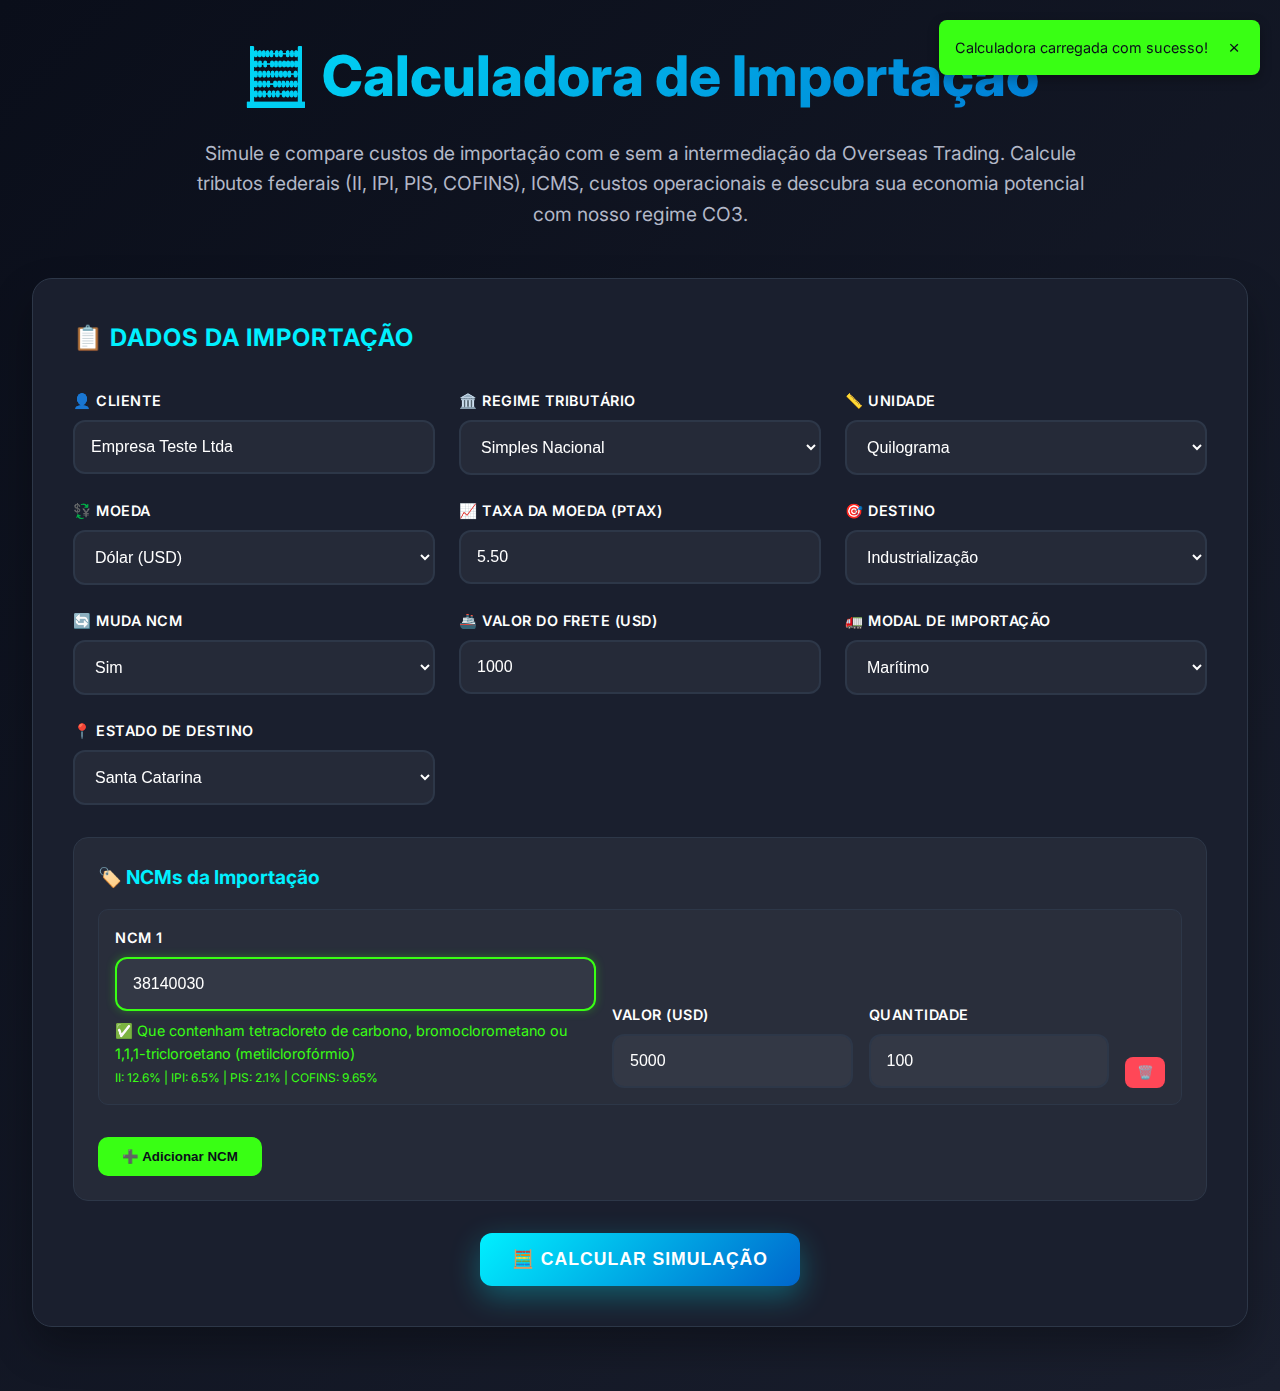
<file: calculadora-importacao/index.html>
<!DOCTYPE html>
<html lang="pt-BR">
<head>
    <meta charset="UTF-8">
    <meta name="viewport" content="width=device-width, initial-scale=1.0">
    <title>Calculadora de Importação - Overseas Trading</title>
    <meta name="description" content="Simule e compare custos de importação com e sem intermediação. Calcule II, IPI, PIS, COFINS, ICMS e descubra sua economia.">
    
    <!-- Google Fonts -->
    <link href="https://fonts.googleapis.com/css2?family=Inter:wght@300;400;500;600;700;800&display=swap" rel="stylesheet">
    
    <!-- CSS -->
    <link rel="stylesheet" href="styles.css">
</head>

<body>
    <div class="container">
        <!-- ==========================================
             CABEÇALHO
        ========================================== -->
        <header class="header">
            <h1>🧮 Calculadora de Importação</h1>
            <p>
                Simule e compare custos de importação com e sem a intermediação da Overseas Trading.
                Calcule tributos federais (II, IPI, PIS, COFINS), ICMS, custos operacionais e descubra sua economia potencial com nosso regime CO3.
            </p>
        </header>

        <!-- ==========================================
             FORMULÁRIO PRINCIPAL
        ========================================== -->
        <main class="calculator-card">
            <h2>📋 Dados da Importação</h2>
            
            <form id="calculatorForm">
                <!-- Dados Básicos -->
                <div class="form-grid">
                    <div class="form-group">
                        <label for="cliente">👤 Cliente</label>
                        <input type="text" id="cliente" value="Empresa Teste Ltda" required>
                    </div>

                    <div class="form-group">
                        <label for="regimeTributario">🏛️ Regime Tributário</label>
                        <select id="regimeTributario" required>
                            <option value="SIMPLES NACIONAL">Simples Nacional</option>
                            <option value="LUCRO PRESUMIDO">Lucro Presumido</option>
                            <option value="LUCRO REAL">Lucro Real</option>
                        </select>
                    </div>

                    <div class="form-group">
                        <label for="unidade">📏 Unidade</label>
                        <select id="unidade" required>
                            <option value="Quilograma">Quilograma</option>
                            <option value="Tonelada">Tonelada</option>
                            <option value="Unidade">Unidade</option>
                        </select>
                    </div>

                    <div class="form-group">
                        <label for="moeda">💱 Moeda</label>
                        <select id="moeda" required>
                            <option value="DOLAR">Dólar (USD)</option>
                            <option value="EURO">Euro (EUR)</option>
                            <option value="LIBRA">Libra (GBP)</option>
                            <option value="REAL">Real (BRL)</option>
                            <option value="RENMIBI">Renminbi (CNY)</option>
                        </select>
                    </div>

                    <div class="form-group">
                        <label for="taxaMoeda">📈 Taxa da Moeda (PTAX)</label>
                        <input type="number" id="taxaMoeda" value="5.50" step="0.01" required>
                    </div>

                    <div class="form-group">
                        <label for="destino">🎯 Destino</label>
                        <select id="destino" required>
                            <option value="INDUSTRIALIZAÇÃO">Industrialização</option>
                            <option value="REVENDA">Revenda</option>
                            <option value="ATIVO/IMOBILIZADO">Ativo Imobilizado</option>
                        </select>
                    </div>

                    <div class="form-group">
                        <label for="mudaNcm">🔄 Muda NCM</label>
                        <select id="mudaNcm" required>
                            <option value="SIM">Sim</option>
                            <option value="NÃO">Não</option>
                        </select>
                    </div>

                    <div class="form-group">
                        <label for="valorFrete">🚢 Valor do Frete (USD)</label>
                        <input type="number" id="valorFrete" value="1000" step="0.01" required>
                    </div>

                    <div class="form-group">
                        <label for="modalImportacao">🚛 Modal de Importação</label>
                        <select id="modalImportacao" required>
                            <option value="Marítimo">Marítimo</option>
                            <option value="Aéreo">Aéreo</option>
                            <option value="Rodoviário">Rodoviário</option>
                        </select>
                    </div>

                    <div class="form-group">
                        <label for="estado">📍 Estado de Destino</label>
                        <select id="estado" required>
                            <option value="SC">Santa Catarina</option>
                            <option value="SP">São Paulo</option>
                            <option value="RJ">Rio de Janeiro</option>
                            <option value="MG">Minas Gerais</option>
                            <option value="RS">Rio Grande do Sul</option>
                            <option value="PR">Paraná</option>
                            <option value="BA">Bahia</option>
                            <option value="GO">Goiás</option>
                            <option value="DF">Distrito Federal</option>
                            <option value="ES">Espírito Santo</option>
                            <option value="CE">Ceará</option>
                            <option value="PE">Pernambuco</option>
                            <option value="MT">Mato Grosso</option>
                            <option value="MS">Mato Grosso do Sul</option>
                            <option value="AM">Amazonas</option>
                            <option value="PA">Pará</option>
                            <option value="PB">Paraíba</option>
                            <option value="AL">Alagoas</option>
                            <option value="SE">Sergipe</option>
                            <option value="RN">Rio Grande do Norte</option>
                            <option value="PI">Piauí</option>
                            <option value="MA">Maranhão</option>
                            <option value="TO">Tocantins</option>
                            <option value="AC">Acre</option>
                            <option value="RO">Rondônia</option>
                            <option value="RR">Roraima</option>
                            <option value="AP">Amapá</option>
                        </select>
                    </div>
                </div>

                <!-- Seção de NCMs -->
                <section class="ncm-section">
                    <h3>🏷️ NCMs da Importação</h3>
                    <div id="ncmContainer">
                        <!-- NCMs serão adicionados dinamicamente -->
                    </div>
                    <button type="button" class="add-ncm-btn" id="addNCMBtn">
                        ➕ Adicionar NCM
                    </button>
                </section>

                <!-- Botão de Cálculo -->
                <div style="text-align: center; margin-top: 2rem;">
                    <button type="submit" class="btn" id="calculateBtn">
                        🧮 Calcular Simulação
                    </button>
                </div>
            </form>

            <!-- Mensagem de Erro -->
            <div id="errorMessage" class="error-message"></div>
        </main>

        <!-- ==========================================
             SEÇÃO DE RESULTADOS
        ========================================== -->
        <section id="resultsSection" class="results-section">
            <div class="results-grid">
                <!-- Tabela de Comparação Principal -->
                <div class="result-card full-width-card">
                    <h3>💰 Comparação de Custos - Importação Direta vs Overseas CO3</h3>
                    <table class="comparison-table">
                        <thead>
                            <tr>
                                <th class="item-name">Item</th>
                                <th>Imp. Direta</th>
                                <th>Overseas CO3</th>
                            </tr>
                        </thead>
                        <tbody id="comparisonTableBody">
                            <!-- Dados preenchidos dinamicamente -->
                        </tbody>
                    </table>
                </div>

                <!-- Card de Economia -->
                <div class="result-card">
                    <h3>📈 Economia Gerada</h3>
                    <div class="economy-card">
                        <div class="economy-value">
                            <span id="percentualEconomia" class="highlight">0,00%</span>
                        </div>
                        <div class="economy-money">
                            <span id="valorEconomia" class="highlight">R$ 0,00</span>
                        </div>
                        <div style="color: var(--text-secondary); font-size: 0.9rem;">
                            Economia total estimada
                        </div>
                    </div>
                </div>

                <!-- Breakdown Tributário -->
                <div class="result-card">
                    <h3>📊 Breakdown Tributário</h3>
                    <div id="tributosDetails">
                        <!-- Detalhes dos tributos -->
                    </div>
                </div>

                <!-- Dados da Operação -->
                <div class="result-card">
                    <h3>📋 Dados da Operação</h3>
                    <div id="operationDetails">
                        <!-- Dados da operação -->
                    </div>
                </div>

                <!-- Custos Operacionais -->
                <div class="result-card">
                    <h3>💼 Custos Operacionais</h3>
                    <div id="custosDetails">
                        <!-- Custos operacionais -->
                    </div>
                </div>

                <!-- NCMs Calculados -->
                <div class="result-card">
                    <h3>🏷️ NCMs Calculados</h3>
                    <div id="ncmsDetails">
                        <!-- Detalhes dos NCMs -->
                    </div>
                </div>
            </div>

            <!-- Aviso Legal -->
            <div class="warning-box">
                <p>
                    ⚠️ Os valores utilizados acima representam uma estimativa e estão sujeitos a alterações.
                    Cálculos baseados na legislação tributária vigente e na planilha oficial Overseas Trading.
                </p>
            </div>

            <!-- Seção de Contato -->
            <div class="contact-section">
                <h3>🤝 Precisa de uma Consultoria Especializada?</h3>
                <p>Nossa equipe está pronta para analisar sua operação em detalhes e encontrar a melhor estratégia de importação.</p>
                <a href="#" class="contact-btn" id="contactBtn">
                    💬 Falar com Especialista
                </a>
            </div>
        </section>
    </div>

    <!-- Scripts -->
    <script type="module" src="js/utils.js"></script>
    <script type="module" src="js/storage.js"></script>
    <script type="module" src="js/ui.js"></script>
    <script type="module" src="js/ncm.js"></script>
    <script type="module" src="js/calculadora.js"></script>
    <script type="module" src="js/app.js"></script>
    <script type="module" src="js/integracao-overseas.js"></script>
</body>
</html>
</file>
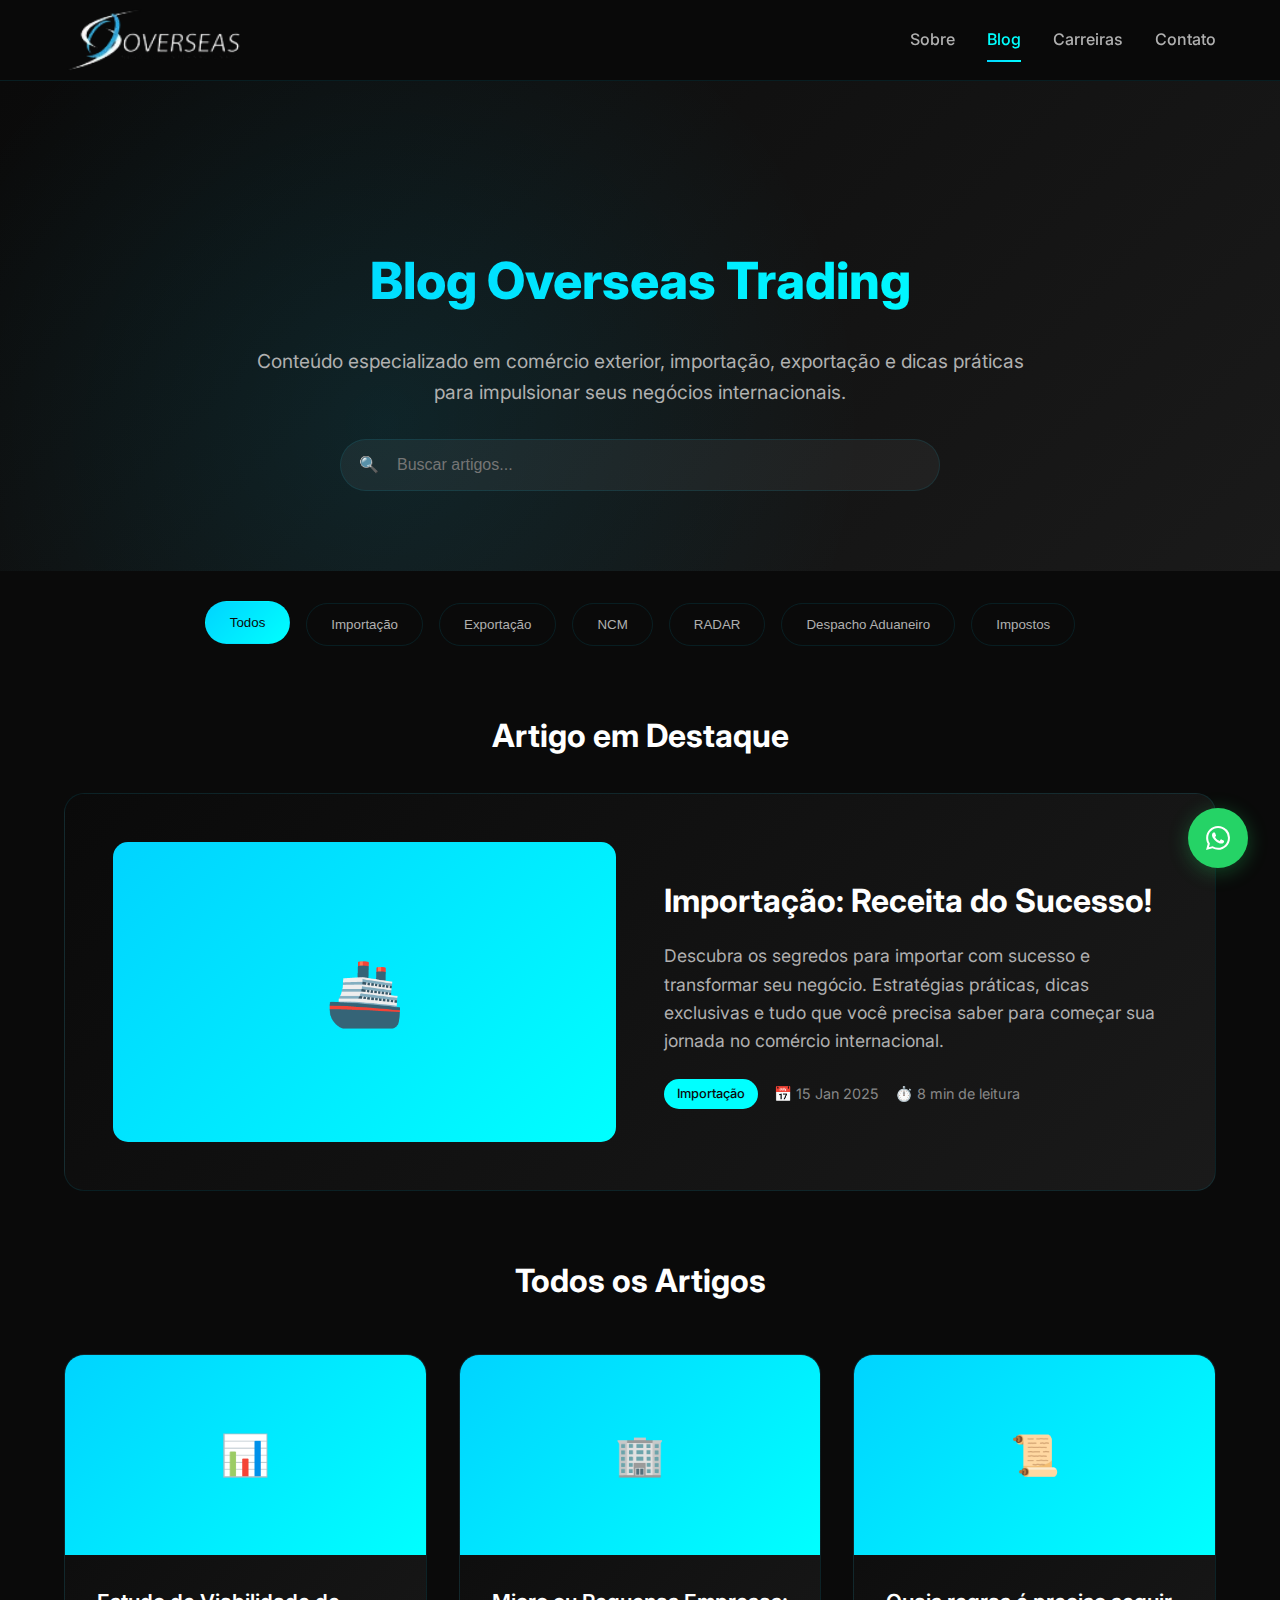
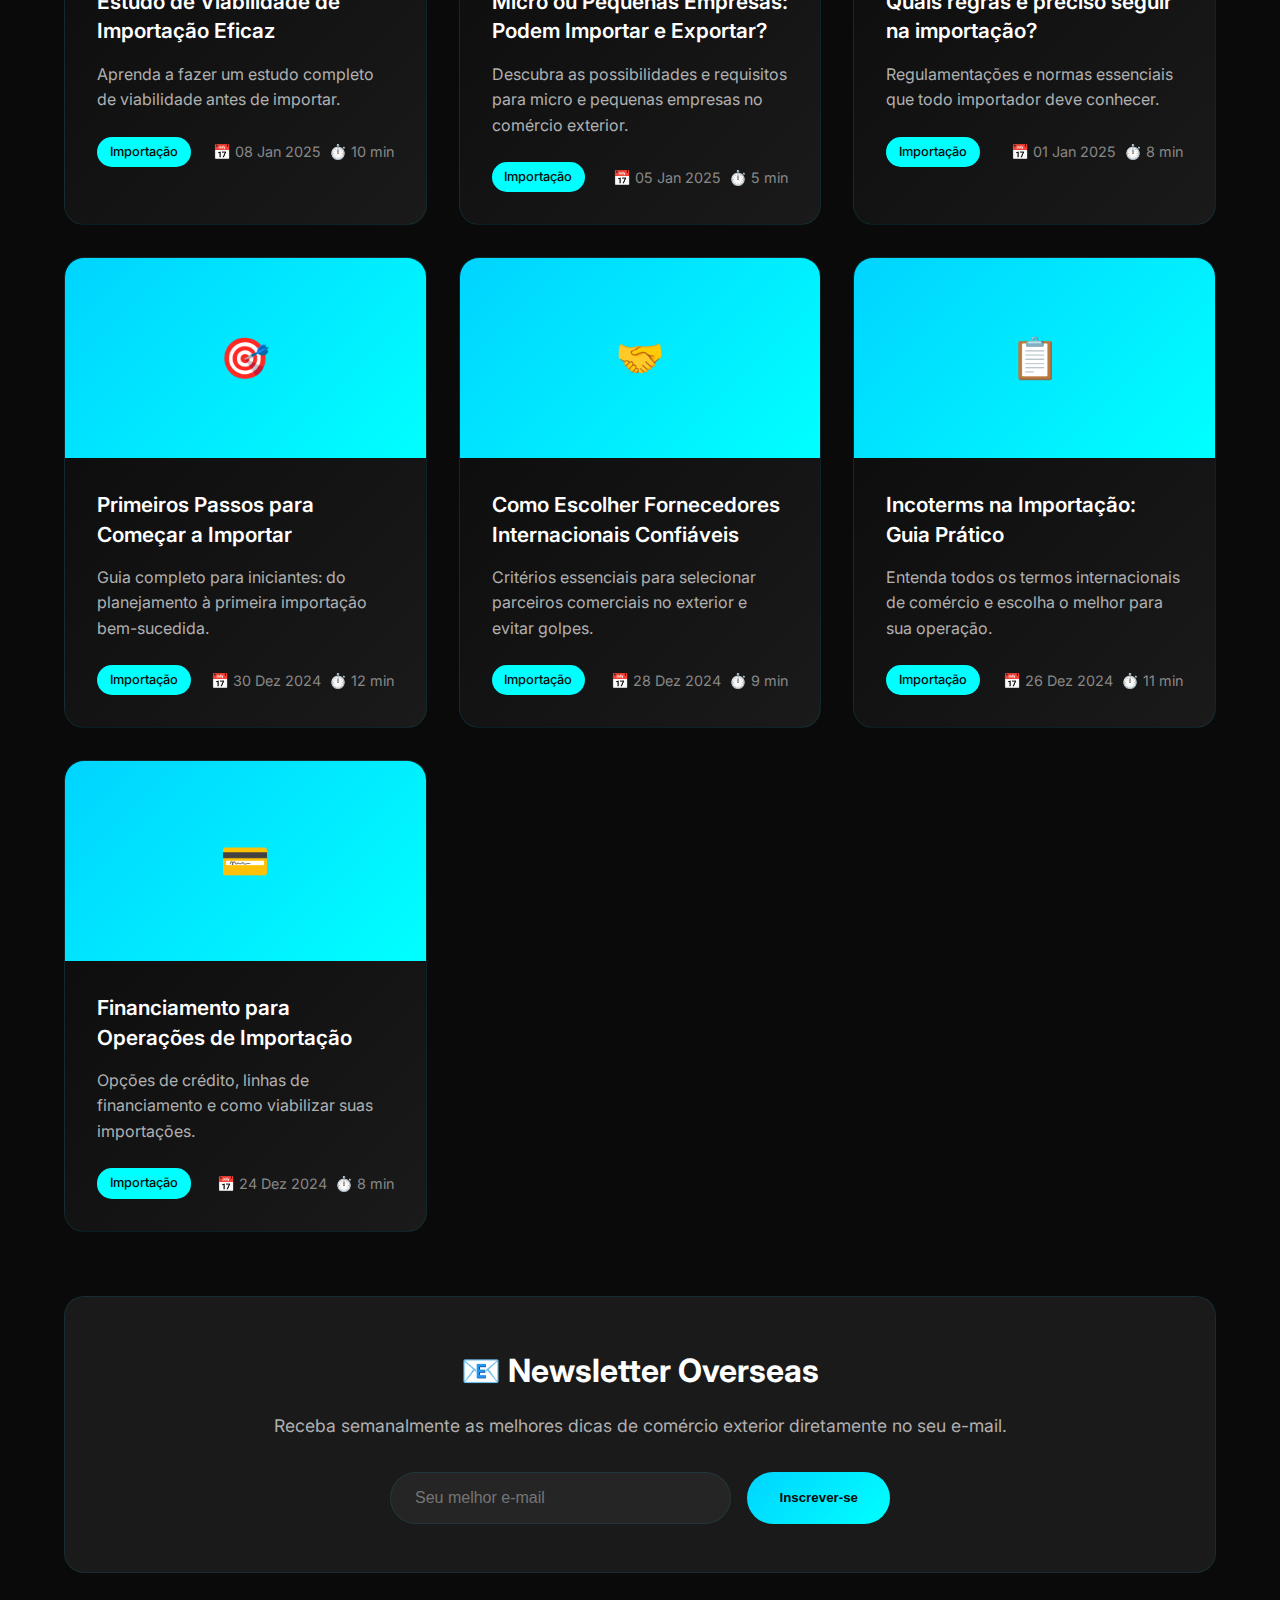
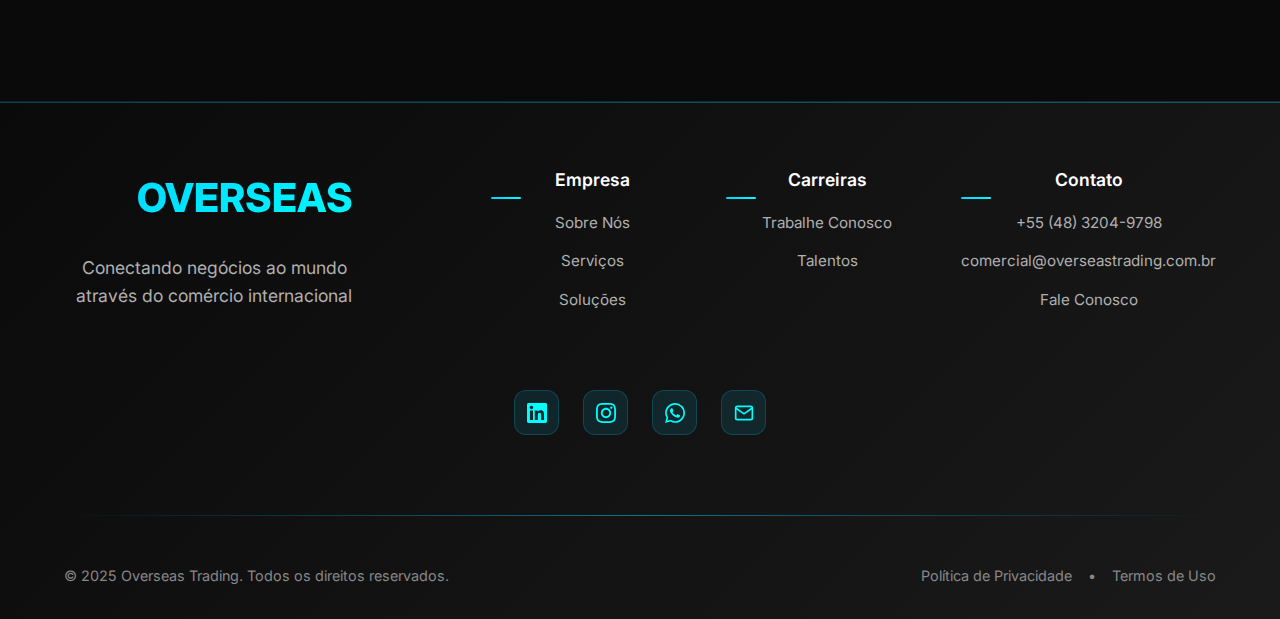
<file: blog.html>
<!DOCTYPE html>
<html lang="pt-BR">

<head>
    <meta charset="UTF-8">
    <meta name="viewport" content="width=device-width, initial-scale=1.0">
    <title>Blog - Overseas Trading | Guias e Dicas de Comércio Exterior</title>
    <meta name="description"
        content="Conteúdo especializado em comércio exterior, importação, exportação, NCM, RADAR e despacho aduaneiro. Guias práticos para empresários e profissionais da área.">

    <!-- Open Graph / Facebook -->
    <meta property="og:type" content="website">
    <meta property="og:url" content="https://www.overseastrading.com.br/blog">
    <meta property="og:title" content="Blog - Overseas Trading | Guias de Comércio Exterior">
    <meta property="og:description"
        content="Conteúdo especializado em comércio exterior, importação, exportação e dicas práticas para empresários.">
    <meta property="og:image" content="https://www.overseastrading.com.br/assets/images/blog-og-image.jpg">

    <!-- Twitter -->
    <meta property="twitter:card" content="summary_large_image">
    <meta property="twitter:url" content="https://www.overseastrading.com.br/blog">
    <meta property="twitter:title" content="Blog - Overseas Trading | Guias de Comércio Exterior">
    <meta property="twitter:description"
        content="Conteúdo especializado em comércio exterior, importação, exportação e dicas práticas para empresários.">
    <meta property="twitter:image" content="https://www.overseastrading.com.br/assets/images/blog-og-image.jpg">

    <!-- Canonical URL -->
    <link rel="canonical" href="https://www.overseastrading.com.br/blog">

    <!-- Favicon -->
    <link rel="icon" type="image/x-icon" href="/assets/icons/favicon.ico">
    <link rel="apple-touch-icon" href="/assets/icons/apple-touch-icon.png">

    <!-- Google Fonts -->
    <link href="https://fonts.googleapis.com/css2?family=Inter:wght@300;400;500;600;700;800&display=swap"
        rel="stylesheet">

    <script src="assets/js/overseas-components.js"></script>

    <style>
        /* Reset e Variáveis */
        * {
            margin: 0;
            padding: 0;
            box-sizing: border-box;
        }

        :root {
            --primary-dark: #0a0a0a;
            --secondary-dark: #1a1a1a;
            --accent-blue: #00d4ff;
            --accent-cyan: #00ffff;
            --accent-green: #39ff14;
            --text-primary: #ffffff;
            --text-secondary: #b0b0b0;
            --text-muted: #888888;
            --gradient-primary: linear-gradient(135deg, #00d4ff 0%, #00ffff 100%);
            --gradient-dark: linear-gradient(135deg, #0a0a0a 0%, #1a1a1a 100%);
            --border-color: rgba(0, 212, 255, 0.1);
            --card-hover: rgba(0, 212, 255, 0.05);
        }

        body {
            font-family: 'Inter', sans-serif;
            background: var(--primary-dark);
            color: var(--text-primary);
            line-height: 1.6;
        }

        /* Header Padrão Overseas Trading */
        .scroll-progress {
            position: fixed;
            top: 0;
            left: 0;
            width: 0%;
            height: 3px;
            background: var(--gradient-primary);
            z-index: 10001;
            transition: width 0.3s ease;
        }

        .blog-header {
            position: fixed;
            top: 0;
            width: 100%;
            background: rgba(10, 10, 10, 0.95);
            backdrop-filter: blur(20px);
            z-index: 1000;
            border-bottom: 1px solid var(--border-color);
            transition: all 0.3s ease;
        }

        .blog-header.scrolled {
            background: rgba(10, 10, 10, 0.98);
            box-shadow: 0 10px 30px rgba(0, 212, 255, 0.1);
        }

        .header-content {
            max-width: 1400px;
            margin: 0 auto;
            display: flex;
            align-items: center;
            justify-content: space-between;
            box-sizing: border-box;
        }

        .navbar-nav {
            max-width: 1400px;
            margin: 0 auto;
            padding: 0 5%;
            height: 80px;
            display: flex;
            align-items: center;
            justify-content: space-between;
            box-sizing: border-box;
        }

        .navbar-logo {
            height: 60px;
            display: flex;
            align-items: center;
            text-decoration: none;
            font-family: 'Inter', sans-serif;
        }

        .navbar-logo-img {
            height: 180px;
            width: auto;
            max-width: 180px;
            object-fit: contain;
        }

        .navbar-nav-links {
            display: flex;
            align-items: center;
            gap: 2rem;
            list-style: none;
            margin: 0;
            padding: 0;
        }

        .navbar-nav-links>li {
            position: relative;
        }

        .navbar-nav-links a {
            color: var(--text-secondary);
            text-decoration: none;
            font-weight: 500;
            font-size: 1rem;
            padding: 0.5rem 0;
            transition: all 0.3s ease;
            position: relative;
        }

        .navbar-nav-links a:hover,
        .navbar-nav-links a.active {
            color: var(--accent-cyan);
        }

        .navbar-nav-links a::after {
            content: '';
            position: absolute;
            bottom: -5px;
            left: 0;
            width: 0;
            height: 2px;
            background: var(--gradient-primary);
            transition: width 0.3s ease;
        }

        .navbar-nav-links a:hover::after,
        .navbar-nav-links a.active::after {
            width: 100%;
        }

        /* Dropdown Menu */
        .navbar-dropdown {
            position: relative;
        }

        .navbar-dropdown-content {
            position: absolute;
            top: 100%;
            left: 0;
            background: rgba(10, 10, 10, 0.98);
            backdrop-filter: blur(20px);
            border: 1px solid var(--border-color);
            border-radius: 10px;
            padding: 1rem 0;
            min-width: 200px;
            opacity: 0;
            visibility: hidden;
            transform: translateY(-10px);
            transition: all 0.3s ease;
            z-index: 1001;
        }

        .navbar-dropdown:hover .navbar-dropdown-content {
            opacity: 1;
            visibility: visible;
            transform: translateY(0);
        }

        .navbar-dropdown-content a {
            display: block;
            padding: 0.8rem 1.5rem;
            color: var(--text-secondary);
            font-size: 0.9rem;
            border-bottom: none;
        }

        .navbar-dropdown-content a::after {
            display: none;
        }

        .navbar-dropdown-content a:hover {
            background: rgba(0, 212, 255, 0.1);
            color: var(--accent-cyan);
        }

        .navbar-mobile-toggle {
            display: none;
            flex-direction: column;
            cursor: pointer;
            gap: 4px;
            background: none;
            border: none;
            padding: 0.5rem;
            z-index: 1001;
        }

        .navbar-mobile-toggle span {
            width: 25px;
            height: 3px;
            background: var(--accent-cyan);
            transition: all 0.3s ease;
            border-radius: 2px;
        }

        .navbar-mobile-toggle.active span:nth-child(1) {
            transform: rotate(45deg) translate(5px, 5px);
        }

        .navbar-mobile-toggle.active span:nth-child(2) {
            opacity: 0;
        }

        .navbar-mobile-toggle.active span:nth-child(3) {
            transform: rotate(-45deg) translate(7px, -6px);
        }

        /* Hero Section */
        .blog-hero {
            background: var(--gradient-dark);
            padding: 160px 5% 80px;
            text-align: center;
            position: relative;
            overflow: hidden;
        }

        .blog-hero::before {
            content: '';
            position: absolute;
            top: 0;
            left: 0;
            right: 0;
            bottom: 0;
            background: radial-gradient(circle at 30% 70%, rgba(0, 212, 255, 0.1) 0%, transparent 50%);
            pointer-events: none;
        }

        .hero-content {
            max-width: 800px;
            margin: 0 auto;
            position: relative;
            z-index: 2;
        }

        .blog-hero h1 {
            font-size: clamp(2.5rem, 4vw, 3.5rem);
            font-weight: 800;
            margin-bottom: 1.5rem;
            background: var(--gradient-primary);
            -webkit-background-clip: text;
            -webkit-text-fill-color: transparent;
            background-clip: text;
        }

        .blog-hero p {
            font-size: 1.2rem;
            color: var(--text-secondary);
            margin-bottom: 2rem;
        }

        /* Search Bar */
        .search-container {
            max-width: 600px;
            margin: 0 auto;
            position: relative;
        }

        .search-bar {
            width: 100%;
            padding: 1rem 1.5rem 1rem 3.5rem;
            background: rgba(255, 255, 255, 0.05);
            border: 1px solid var(--border-color);
            border-radius: 50px;
            color: var(--text-primary);
            font-size: 1rem;
            transition: all 0.3s ease;
        }

        .search-bar:focus {
            outline: none;
            border-color: var(--accent-cyan);
            box-shadow: 0 0 20px rgba(0, 212, 255, 0.2);
            background: rgba(255, 255, 255, 0.08);
        }

        .search-icon {
            position: absolute;
            left: 1.2rem;
            top: 50%;
            transform: translateY(-50%);
            color: var(--text-muted);
            pointer-events: none;
        }

        /* Filter Tabs */
        .filter-tabs {
            max-width: 1400px;
            margin: 0 auto;
            padding: 2rem 5% 0;
            display: flex;
            justify-content: center;
            gap: 1rem;
            flex-wrap: wrap;
        }

        .filter-tab {
            padding: 0.8rem 1.5rem;
            background: transparent;
            border: 1px solid var(--border-color);
            border-radius: 25px;
            color: var(--text-secondary);
            cursor: pointer;
            transition: all 0.3s ease;
            font-weight: 500;
        }

        .filter-tab.active,
        .filter-tab:hover {
            background: var(--gradient-primary);
            color: var(--primary-dark);
            border-color: transparent;
            transform: translateY(-2px);
        }

        /* Main Content */
        .main-content {
            max-width: 1400px;
            margin: 0 auto;
            padding: 4rem 5%;
        }

        /* Featured Article */
        .featured-section {
            margin-bottom: 4rem;
        }

        .section-title {
            font-size: 2rem;
            font-weight: 700;
            color: var(--text-primary);
            margin-bottom: 2rem;
            text-align: center;
        }

        .featured-article {
            background: var(--gradient-dark);
            border: 1px solid var(--border-color);
            border-radius: 20px;
            overflow: hidden;
            transition: all 0.3s ease;
            cursor: pointer;
        }

        .featured-article:hover {
            transform: translateY(-5px);
            border-color: var(--accent-cyan);
            box-shadow: 0 20px 40px rgba(0, 212, 255, 0.15);
        }

        .featured-content {
            display: grid;
            grid-template-columns: 1fr 1fr;
            align-items: center;
            gap: 3rem;
            padding: 3rem;
        }

        .featured-image {
            background: var(--gradient-primary);
            height: 300px;
            border-radius: 15px;
            display: flex;
            align-items: center;
            justify-content: center;
            font-size: 4rem;
            color: var(--primary-dark);
        }

        .featured-text h2 {
            font-size: 2rem;
            font-weight: 700;
            color: var(--text-primary);
            margin-bottom: 1rem;
        }

        .featured-text p {
            color: var(--text-secondary);
            font-size: 1.1rem;
            margin-bottom: 1.5rem;
        }

        .featured-meta {
            display: flex;
            gap: 1rem;
            align-items: center;
            font-size: 0.9rem;
            color: var(--text-muted);
        }

        .tag {
            background: var(--accent-cyan);
            color: var(--primary-dark);
            padding: 0.3rem 0.8rem;
            border-radius: 15px;
            font-weight: 500;
            font-size: 0.8rem;
        }

        /* Articles Grid */
        .articles-grid {
            display: grid;
            grid-template-columns: repeat(auto-fit, minmax(350px, 1fr));
            gap: 2rem;
            margin-top: 3rem;
        }

        .article-card {
            background: var(--gradient-dark);
            border: 1px solid var(--border-color);
            border-radius: 20px;
            overflow: hidden;
            transition: all 0.3s ease;
            cursor: pointer;
        }

        .article-card:hover {
            transform: translateY(-8px);
            border-color: var(--accent-cyan);
            box-shadow: 0 15px 30px rgba(0, 212, 255, 0.1);
        }

        .article-image {
            height: 200px;
            background: linear-gradient(135deg, #00d4ff 0%, #00ffff 100%);
            display: flex;
            align-items: center;
            justify-content: center;
            font-size: 2.5rem;
            color: var(--primary-dark);
            position: relative;
            overflow: hidden;
        }

        .article-image::before {
            content: '';
            position: absolute;
            top: 0;
            left: -100%;
            width: 100%;
            height: 100%;
            background: linear-gradient(90deg, transparent, rgba(255, 255, 255, 0.2), transparent);
            transition: left 0.5s;
        }

        .article-card:hover .article-image::before {
            left: 100%;
        }

        .article-content {
            padding: 2rem;
        }

        .article-content h3 {
            font-size: 1.3rem;
            font-weight: 600;
            color: var(--text-primary);
            margin-bottom: 1rem;
            line-height: 1.4;
        }

        .article-content p {
            color: var(--text-secondary);
            margin-bottom: 1.5rem;
            line-height: 1.6;
        }

        .article-meta {
            display: flex;
            justify-content: space-between;
            align-items: center;
            font-size: 0.9rem;
            color: var(--text-muted);
        }

        .read-time {
            display: flex;
            align-items: center;
            gap: 0.5rem;
        }

        /* Newsletter Section */
        .newsletter-section {
            background: var(--secondary-dark);
            border: 1px solid var(--border-color);
            border-radius: 20px;
            padding: 3rem;
            text-align: center;
            margin: 4rem 0;
        }

        .newsletter-section h2 {
            font-size: 2rem;
            font-weight: 700;
            color: var(--text-primary);
            margin-bottom: 1rem;
        }

        .newsletter-section p {
            color: var(--text-secondary);
            margin-bottom: 2rem;
            font-size: 1.1rem;
        }

        .newsletter-form {
            display: flex;
            max-width: 500px;
            margin: 0 auto;
            gap: 1rem;
        }

        .newsletter-input {
            flex: 1;
            padding: 1rem 1.5rem;
            background: rgba(255, 255, 255, 0.05);
            border: 1px solid var(--border-color);
            border-radius: 50px;
            color: var(--text-primary);
            font-size: 1rem;
        }

        .newsletter-input:focus {
            outline: none;
            border-color: var(--accent-cyan);
        }

        .newsletter-btn {
            padding: 1rem 2rem;
            background: var(--gradient-primary);
            color: var(--primary-dark);
            border: none;
            border-radius: 50px;
            font-weight: 600;
            cursor: pointer;
            transition: all 0.3s ease;
            white-space: nowrap;
        }

        .newsletter-btn:hover {
            transform: translateY(-2px);
            box-shadow: 0 10px 20px rgba(0, 212, 255, 0.3);
        }

        /* Footer Padrão Overseas Trading */
        .blog-footer {
            background: var(--secondary-dark);
            padding: 3rem 5% 1rem;
            border-top: 1px solid var(--border-color);
        }

        .footer-content {
            max-width: 1400px;
            margin: 0 auto;
            text-align: center;
        }

        .footer-logo {
            font-family: 'Inter', sans-serif;
            font-size: 2.5rem;
            font-weight: 700;
            background: var(--gradient-primary);
            -webkit-background-clip: text;
            -webkit-text-fill-color: transparent;
            background-clip: text;
            margin-bottom: 1rem;
        }

        .footer-description {
            color: var(--text-secondary);
            margin-bottom: 2rem;
            font-size: 1rem;
        }

        .social-links {
            display: flex;
            justify-content: center;
            gap: 2rem;
            margin-bottom: 2rem;
        }

        .social-link {
            width: 50px;
            height: 50px;
            background: var(--gradient-primary);
            border-radius: 50%;
            display: flex;
            align-items: center;
            justify-content: center;
            color: var(--primary-dark);
            text-decoration: none;
            transition: all 0.3s ease;
        }

        .social-link:hover {
            transform: translateY(-3px) scale(1.1);
            box-shadow: 0 10px 20px rgba(0, 212, 255, 0.3);
        }

        .social-link svg {
            width: 24px;
            height: 24px;
        }

        .footer-text {
            color: var(--text-secondary);
            font-size: 0.9rem;
        }

        /* WhatsApp Float Button - ÚNICO */
        .whatsapp-float {
            position: fixed;
            bottom: 2rem;
            right: 2rem;
            width: 60px;
            height: 60px;
            background: #25d366;
            border-radius: 50%;
            display: flex;
            align-items: center;
            justify-content: center;
            text-decoration: none;
            color: white;
            font-size: 1.5rem;
            z-index: 999;
            transition: all 0.3s ease;
            box-shadow: 0 4px 20px rgba(37, 211, 102, 0.3);
            animation: pulse-whatsapp 2s infinite;
        }

        .whatsapp-float:hover {
            transform: scale(1.1);
            box-shadow: 0 10px 30px rgba(37, 211, 102, 0.5);
        }

        .whatsapp-float svg {
            width: 24px;
            height: 24px;
        }

        @keyframes pulse-whatsapp {
            0% {
                box-shadow: 0 0 0 0 rgba(37, 211, 102, 0.7);
            }

            70% {
                box-shadow: 0 0 0 10px rgba(37, 211, 102, 0);
            }

            100% {
                box-shadow: 0 0 0 0 rgba(37, 211, 102, 0);
            }
        }

        /* Loading Animation */
        .loading {
            text-align: center;
            padding: 2rem;
            color: var(--text-secondary);
        }

        .loading-spinner {
            width: 40px;
            height: 40px;
            border: 3px solid var(--border-color);
            border-top: 3px solid var(--accent-cyan);
            border-radius: 50%;
            animation: spin 1s linear infinite;
            margin: 0 auto 1rem;
        }

        @keyframes spin {
            0% {
                transform: rotate(0deg);
            }

            100% {
                transform: rotate(360deg);
            }
        }

        /* Responsive Design */
        @media (max-width: 768px) {
            .navbar-mobile-toggle {
                display: flex;
            }

            .navbar-nav-links {
                position: fixed;
                top: -100vh;
                left: 0;
                width: 100vw;
                height: 100vh;
                background: rgba(10, 10, 10, 0.98);
                flex-direction: column;
                justify-content: center;
                align-items: center;
                padding: 2rem 0;
                transition: top 0.3s ease;
                backdrop-filter: blur(20px);
                border-top: 1px solid var(--border-color);
                z-index: 1000;
                opacity: 0;
                visibility: hidden;
            }

            .navbar-nav-links.active {
                top: 0;
                opacity: 1;
                visibility: visible;
            }

            .navbar-nav-links li {
                margin: 1rem 0;
                width: 100%;
                text-align: center;
            }

            .navbar-nav-links a {
                font-size: 1.3rem;
                padding: 1rem 2rem;
                display: block;
            }

            .navbar-dropdown-content {
                position: static;
                opacity: 1;
                visibility: visible;
                transform: none;
                background: none;
                border: none;
                padding: 0;
                margin-top: 1rem;
            }

            .navbar-logo-img {
                height: 150px;
                max-width: 180px;
            }

            .navbar-nav {
                padding: 0 4%;
            }

            .navbar-logo {
                height: 50px;
            }

            .blog-hero {
                padding: 140px 5% 60px;
            }

            .blog-hero h1 {
                font-size: 2.5rem;
            }

            .featured-content {
                grid-template-columns: 1fr;
                gap: 2rem;
                padding: 2rem;
            }

            .featured-image {
                height: 200px;
            }

            .articles-grid {
                grid-template-columns: 1fr;
                gap: 1.5rem;
            }

            .filter-tabs {
                padding: 1rem 5% 0;
                gap: 0.5rem;
            }

            .filter-tab {
                padding: 0.6rem 1rem;
                font-size: 0.9rem;
            }

            .newsletter-form {
                flex-direction: column;
                gap: 1rem;
            }

            .main-content {
                padding: 3rem 5%;
            }
        }

        @media (max-width: 480px) {
            .navbar-nav {
                padding: 0 3%;
            }

            .navbar-logo-img {
                height: 120px;
                max-width: 150px;
            }

            .blog-hero {
                padding: 120px 5% 40px;
            }

            .search-bar {
                padding: 0.8rem 1rem 0.8rem 3rem;
            }

            .article-content {
                padding: 1.5rem;
            }

            .newsletter-section {
                padding: 2rem 1.5rem;
            }
        }

        /* Scroll to Top Button - ÚNICO */
        .scroll-top {
            position: fixed;
            bottom: 6rem;
            right: 2rem;
            width: 50px;
            height: 50px;
            background: var(--gradient-primary);
            border-radius: 50%;
            display: flex;
            align-items: center;
            justify-content: center;
            cursor: pointer;
            transition: all 0.3s ease;
            opacity: 0;
            visibility: hidden;
            z-index: 100;
        }

        .scroll-top.visible {
            opacity: 1;
            visibility: visible;
        }

        .scroll-top:hover {
            transform: translateY(-5px);
            box-shadow: 0 10px 20px rgba(0, 212, 255, 0.3);
        }

        .scroll-top::before {
            content: '↑';
            color: var(--primary-dark);
            font-weight: bold;
            font-size: 1.2rem;
        }

        /* OCULTAR BOTÕES DUPLICADOS */
        .overseas-scroll-top,
        .overseas-whatsapp-float,
        .back-to-top:not(.scroll-top) {
            display: none !important;
        }
    </style>
</head>

<body>
    <!-- Scroll Progress -->
    <div class="scroll-progress" id="scrollProgress"></div>

    <!-- Header Padrão Overseas Trading -->
    <div id="overseas-header"></div>

    <!-- Hero Section -->
    <section class="blog-hero">
        <div class="hero-content">
            <h1>Blog Overseas Trading</h1>
            <p>Conteúdo especializado em comércio exterior, importação, exportação e dicas práticas para impulsionar
                seus negócios internacionais.</p>

            <!-- Search Bar -->
            <div class="search-container">
                <input type="text" class="search-bar" placeholder="Buscar artigos..." id="searchInput">
                <div class="search-icon">🔍</div>
            </div>
        </div>
    </section>

    <!-- Filter Tabs -->
    <div class="filter-tabs">
        <button class="filter-tab active" data-category="todos">Todos</button>
        <button class="filter-tab" data-category="importacao">Importação</button>
        <button class="filter-tab" data-category="exportacao">Exportação</button>
        <button class="filter-tab" data-category="ncm">NCM</button>
        <button class="filter-tab" data-category="radar">RADAR</button>
        <button class="filter-tab" data-category="despacho">Despacho Aduaneiro</button>
        <button class="filter-tab" data-category="impostos">Impostos</button>
    </div>

    <!-- Main Content -->
    <main class="main-content">
        <!-- Featured Article -->
        <section class="featured-section">
            <h2 class="section-title">Artigo em Destaque</h2>
            <article class="featured-article" onclick="openArticle('importacao-receita-sucesso')">
                <div class="featured-content">
                    <div class="featured-image">🚢</div>
                    <div class="featured-text">
                        <h2>Importação: Receita do Sucesso!</h2>
                        <p>Descubra os segredos para importar com sucesso e transformar seu negócio. Estratégias
                            práticas, dicas exclusivas e tudo que você precisa saber para começar sua jornada no
                            comércio internacional.</p>
                        <div class="featured-meta">
                            <span class="tag">Importação</span>
                            <span>📅 15 Jan 2025</span>
                            <span class="read-time">⏱️ 8 min de leitura</span>
                        </div>
                    </div>
                </div>
            </article>
        </section>

        <!-- Articles Grid -->
        <section class="articles-section">
            <h2 class="section-title">Todos os Artigos</h2>
            <div class="articles-grid" id="articlesGrid">
                <!-- Articles will be loaded here by JavaScript -->
            </div>

            <!-- Loading -->
            <div class="loading" id="loading" style="display: none;">
                <div class="loading-spinner"></div>
                <p>Carregando mais artigos...</p>
            </div>
        </section>

        <!-- Newsletter -->
        <section class="newsletter-section">
            <h2>📧 Newsletter Overseas</h2>
            <p>Receba semanalmente as melhores dicas de comércio exterior diretamente no seu e-mail.</p>
            <form class="newsletter-form" id="newsletterForm">
                <input type="email" class="newsletter-input" placeholder="Seu melhor e-mail" required>
                <button type="submit" class="newsletter-btn">Inscrever-se</button>
            </form>
        </section>
    </main>

    <!-- Footer Padrão Overseas Trading -->
    <div id="overseas-footer"></div>

    <!-- WhatsApp Float Button - ÚNICO -->
    <a href="https://wa.me/554832049798?text=Olá! Tenho dúvidas sobre comércio exterior e gostaria de uma consultoria."
        class="whatsapp-float" target="_blank" aria-label="WhatsApp">
        <svg width="24" height="24" viewBox="0 0 24 24" fill="currentColor">
            <path
                d="M17.472 14.382c-.297-.149-1.758-.867-2.03-.967-.273-.099-.471-.148-.67.15-.197.297-.767.966-.94 1.164-.173.199-.347.223-.644.075-.297-.15-1.255-.463-2.39-1.475-.883-.788-1.48-1.761-1.653-2.059-.173-.297-.018-.458.13-.606.134-.133.298-.347.446-.52.149-.174.198-.298.298-.497.099-.198.05-.371-.025-.52-.075-.149-.669-1.612-.916-2.207-.242-.579-.487-.5-.669-.51-.173-.008-.371-.01-.57-.01-.198 0-.52.074-.792.372-.272.297-1.04 1.016-1.04 2.479 0 1.462 1.065 2.875 1.213 3.074.149.198 2.096 3.2 5.077 4.487.709.306 1.262.489 1.694.625.712.227 1.36.195 1.871.118.571-.085 1.758-.719 2.006-1.413.248-.694.248-1.289.173-1.413-.074-.124-.272-.198-.57-.347m-5.421 7.403h-.004a9.87 9.87 0 01-5.031-1.378l-.361-.214-3.741.982.998-3.648-.235-.374a9.86 9.86 0 01-1.51-5.26c.001-5.45 4.436-9.884 9.888-9.884 2.64 0 5.122 1.03 6.988 2.898a9.825 9.825 0 012.893 6.994c-.003 5.45-4.437 9.884-9.885 9.884m8.413-18.297A11.815 11.815 0 0012.05 0C5.495 0 .16 5.335.157 11.892c0 2.096.547 4.142 1.588 5.945L.057 24l6.305-1.654a11.882 11.882 0 005.683 1.448h.005c6.554 0 11.89-5.335 11.893-11.893A11.821 11.821 0 0020.885 3.488" />
        </svg>
    </a>

    <!-- Scroll to Top - ÚNICO -->
    <div class="scroll-top" id="scrollTop"></div>

    <script>
        // Blog Articles Data - EXPANDIDO COM NOVOS TEMAS
        const blogArticles = [
            // ARTIGO EM DESTAQUE
            {
                id: 'importacao-receita-sucesso',
                title: 'Importação: Receita do Sucesso!',
                excerpt: 'Descubra os segredos para importar com sucesso e transformar seu negócio.',
                category: 'importacao',
                date: '15 Jan 2025',
                readTime: '8 min',
                icon: '🚢',
                featured: true,
                link: 'blog/receita-sucesso.html'
            },

            // === IMPORTAÇÃO (9 artigos total) ===
            {
                id: 'estudo-viabilidade-importacao',
                title: 'Estudo de Viabilidade de Importação Eficaz',
                excerpt: 'Aprenda a fazer um estudo completo de viabilidade antes de importar.',
                category: 'importacao',
                date: '08 Jan 2025',
                readTime: '10 min',
                icon: '📊',
                link: 'blog/viabilidade.html'
            },
            {
                id: 'micro-pequenas-empresas-importar',
                title: 'Micro ou Pequenas Empresas: Podem Importar e Exportar?',
                excerpt: 'Descubra as possibilidades e requisitos para micro e pequenas empresas no comércio exterior.',
                category: 'importacao',
                date: '05 Jan 2025',
                readTime: '5 min',
                icon: '🏢',
                link: 'blog/micro-pequenas-empresas.html'
            },
            {
                id: 'regras-seguir-importacao',
                title: 'Quais regras é preciso seguir na importação?',
                excerpt: 'Regulamentações e normas essenciais que todo importador deve conhecer.',
                category: 'importacao',
                date: '01 Jan 2025',
                readTime: '8 min',
                icon: '📜',
                link: 'blog/regras-de-importacao.html'
            },
            // NOVOS 6 TEMAS DE IMPORTAÇÃO
            {
                id: 'primeiros-passos-importacao',
                title: 'Primeiros Passos para Começar a Importar',
                excerpt: 'Guia completo para iniciantes: do planejamento à primeira importação bem-sucedida.',
                category: 'importacao',
                date: '30 Dez 2024',
                readTime: '12 min',
                icon: '🎯',
                link: 'blog/primeiros-passos-importar.html'
            },
            {
                id: 'escolher-fornecedores-internacionais',
                title: 'Como Escolher Fornecedores Internacionais Confiáveis',
                excerpt: 'Critérios essenciais para selecionar parceiros comerciais no exterior e evitar golpes.',
                category: 'importacao',
                date: '28 Dez 2024',
                readTime: '9 min',
                icon: '🤝',
                link: 'blog/fornecedores-confiaveis.html'
            },
            {
                id: 'incoterms-importacao-pratica',
                title: 'Incoterms na Importação: Guia Prático',
                excerpt: 'Entenda todos os termos internacionais de comércio e escolha o melhor para sua operação.',
                category: 'importacao',
                date: '26 Dez 2024',
                readTime: '11 min',
                icon: '📋',
                link: 'blog/incoterms.html'
            },
            {
                id: 'financiamento-operacoes-importacao',
                title: 'Financiamento para Operações de Importação',
                excerpt: 'Opções de crédito, linhas de financiamento e como viabilizar suas importações.',
                category: 'importacao',
                date: '24 Dez 2024',
                readTime: '8 min',
                icon: '💳'
            },
           
        ];

        // DOM Elements
        const articlesGrid = document.getElementById('articlesGrid');
        const searchInput = document.getElementById('searchInput');
        const filterTabs = document.querySelectorAll('.filter-tab');
        const loading = document.getElementById('loading');
        const scrollTop = document.getElementById('scrollTop');
        const newsletterForm = document.getElementById('newsletterForm');
        const scrollProgress = document.getElementById('scrollProgress');

        // State
        let currentFilter = 'todos';
        let searchQuery = '';
        let displayedArticles = [];

        // Initialize Blog
        function initBlog() {
            renderArticles();
            setupEventListeners();
            removeOverseasButtons();
            console.log('🌊 Blog Overseas Trading carregado! ✅');
            console.log(`📚 ${blogArticles.length} artigos disponíveis`);
        }

        // Remove botões duplicados dos componentes Overseas
        function removeOverseasButtons() {
            // Remove qualquer botão duplicado que apareça
            const overseasButtons = document.querySelectorAll(
                '.overseas-scroll-top, .overseas-whatsapp-float, .back-to-top:not(.scroll-top)'
            );
            overseasButtons.forEach(btn => btn.remove());

            // Monitora novos elementos que possam aparecer
            const observer = new MutationObserver(() => {
                const newOverseasButtons = document.querySelectorAll(
                    '.overseas-scroll-top, .overseas-whatsapp-float'
                );
                newOverseasButtons.forEach(btn => btn.remove());
            });

            observer.observe(document.body, {
                childList: true,
                subtree: true
            });
        }

        // Render Articles
        function renderArticles() {
            let filteredArticles = blogArticles.filter(article => {
                const matchesCategory = currentFilter === 'todos' || article.category === currentFilter;
                const matchesSearch = searchQuery === '' ||
                    article.title.toLowerCase().includes(searchQuery.toLowerCase()) ||
                    article.excerpt.toLowerCase().includes(searchQuery.toLowerCase());

                return matchesCategory && matchesSearch && !article.featured;
            });

            articlesGrid.innerHTML = '';

            if (filteredArticles.length === 0) {
                articlesGrid.innerHTML = `
                    <div style="grid-column: 1 / -1; text-align: center; padding: 3rem; color: var(--text-secondary);">
                        <h3>Nenhum artigo encontrado</h3>
                        <p>Tente ajustar os filtros ou termo de busca.</p>
                    </div>
                `;
                return;
            }

            filteredArticles.forEach(article => {
                const articleCard = createArticleCard(article);
                articlesGrid.appendChild(articleCard);
            });

            displayedArticles = filteredArticles;

            // Add animation
            setTimeout(() => {
                const cards = articlesGrid.querySelectorAll('.article-card');
                cards.forEach((card, index) => {
                    card.style.opacity = '0';
                    card.style.transform = 'translateY(30px)';
                    card.style.transition = 'all 0.6s ease';
                    card.style.transitionDelay = `${index * 0.1}s`;

                    setTimeout(() => {
                        card.style.opacity = '1';
                        card.style.transform = 'translateY(0)';
                    }, 100);
                });
            }, 50);
        }

        // Create Article Card
        function createArticleCard(article) {
            const card = document.createElement('article');
            card.className = 'article-card';
            card.onclick = () => openArticle(article.id);

            card.innerHTML = `
                <div class="article-image">${article.icon}</div>
                <div class="article-content">
                    <h3>${article.title}</h3>
                    <p>${article.excerpt}</p>
                    <div class="article-meta">
                        <span class="tag">${getCategoryName(article.category)}</span>
                        <div class="read-time">
                            <span>📅 ${article.date}</span>
                            <span>⏱️ ${article.readTime}</span>
                        </div>
                    </div>
                </div>
            `;

            return card;
        }

        // Get Category Name
        function getCategoryName(category) {
            const categories = {
                'importacao': 'Importação',
                'exportacao': 'Exportação',
                'ncm': 'NCM',
                'radar': 'RADAR',
                'despacho': 'Despacho Aduaneiro',
                'impostos': 'Impostos'
            };
            return categories[category] || category;
        }

        // Setup Event Listeners
        function setupEventListeners() {
            // Header scroll effect
            window.addEventListener('scroll', () => {
                const scrollTop = window.pageYOffset || document.documentElement.scrollTop;

                // Scroll progress bar
                const documentHeight = document.documentElement.scrollHeight - window.innerHeight;
                const scrollPercentage = (scrollTop / documentHeight) * 100;
                scrollProgress.style.width = `${scrollPercentage}%`;

                // Scroll to top button
                if (scrollTop > 300) {
                    document.getElementById('scrollTop').classList.add('visible');
                } else {
                    document.getElementById('scrollTop').classList.remove('visible');
                }
            });

            // Search functionality
            searchInput.addEventListener('input', (e) => {
                searchQuery = e.target.value;
                renderArticles();
            });

            // Filter tabs
            filterTabs.forEach(tab => {
                tab.addEventListener('click', () => {
                    // Remove active class from all tabs
                    filterTabs.forEach(t => t.classList.remove('active'));

                    // Add active class to clicked tab
                    tab.classList.add('active');

                    // Update filter
                    currentFilter = tab.dataset.category;
                    renderArticles();
                });
            });

            // Scroll to top functionality
            document.getElementById('scrollTop').addEventListener('click', () => {
                window.scrollTo({
                    top: 0,
                    behavior: 'smooth'
                });
            });

            // Newsletter form
            newsletterForm.addEventListener('submit', (e) => {
                e.preventDefault();
                const email = e.target.querySelector('input').value;
                handleNewsletterSignup(email);
            });

            // Keyboard shortcuts
            document.addEventListener('keydown', (e) => {
                if (e.key === '/' && !e.target.matches('input, textarea')) {
                    e.preventDefault();
                    searchInput.focus();
                }
            });
        }

        // Open Article
        function openArticle(articleId) {
            const article = blogArticles.find(a => a.id === articleId);
            if (article) {
                const destination = article.link || `/blog/${articleId}.html`;
                window.location.href = destination;
            }
        }

        // Handle Newsletter Signup
        function handleNewsletterSignup(email) {
            // Show loading state
            const button = newsletterForm.querySelector('button');
            const originalText = button.textContent;
            button.textContent = 'Inscrevendo...';
            button.disabled = true;

            // Simulate API call
            setTimeout(() => {
                alert(`✅ Obrigado por se inscrever!\n\nO e-mail ${email} foi adicionado à nossa newsletter.\n\nVocê receberá conteúdos exclusivos sobre comércio exterior toda semana.`);

                // Reset form
                newsletterForm.reset();
                button.textContent = originalText;
                button.disabled = false;

                console.log(`📧 Newsletter signup: ${email}`);
            }, 2000);
        }

        // Initialize when DOM is loaded
        document.addEventListener('DOMContentLoaded', () => {
            initBlog();

            // Remove botões duplicados após um tempo
            setTimeout(removeOverseasButtons, 1000);
            setTimeout(removeOverseasButtons, 2000);

            // Track page view
            console.log(`
🌊 Blog Overseas Trading otimizado! 

📊 Estatísticas Completas:
• ${blogArticles.length} artigos disponíveis
• Importação: ${blogArticles.filter(a => a.category === 'importacao').length} artigos
• Exportação: ${blogArticles.filter(a => a.category === 'exportacao').length} artigos  
• NCM: ${blogArticles.filter(a => a.category === 'ncm').length} artigos
• RADAR: ${blogArticles.filter(a => a.category === 'radar').length} artigos
• Despacho Aduaneiro: ${blogArticles.filter(a => a.category === 'despacho').length} artigos
• Impostos: ${blogArticles.filter(a => a.category === 'impostos').length} artigos

✅ CORREÇÕES APLICADAS:
• Removido botão WhatsApp duplicado
• Mantido apenas um botão WhatsApp flutuante
• Mantido apenas um botão scroll to top
• Sistema de monitoramento para prevenir duplicações

🚀 Portal completo e otimizado para educação e geração de leads!
            `);
        });
    </script>
</body>

</html>
</file>
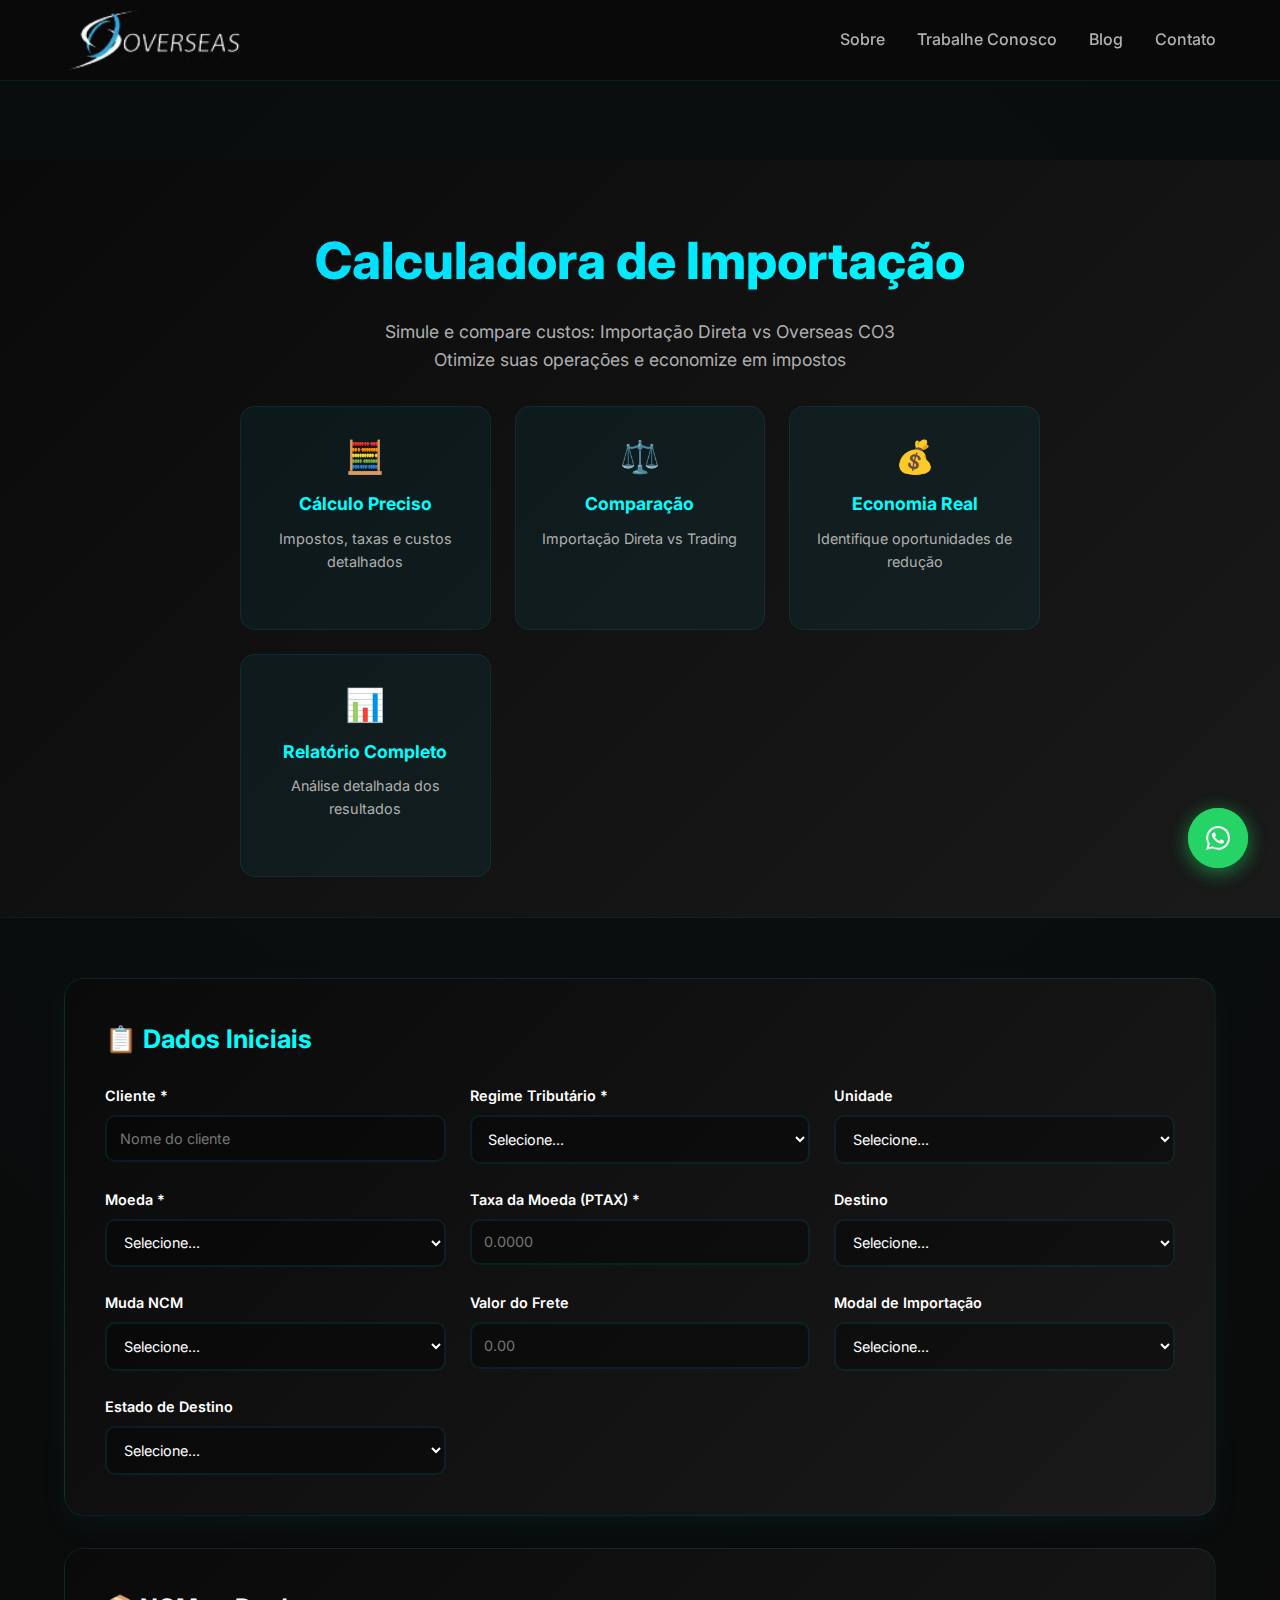
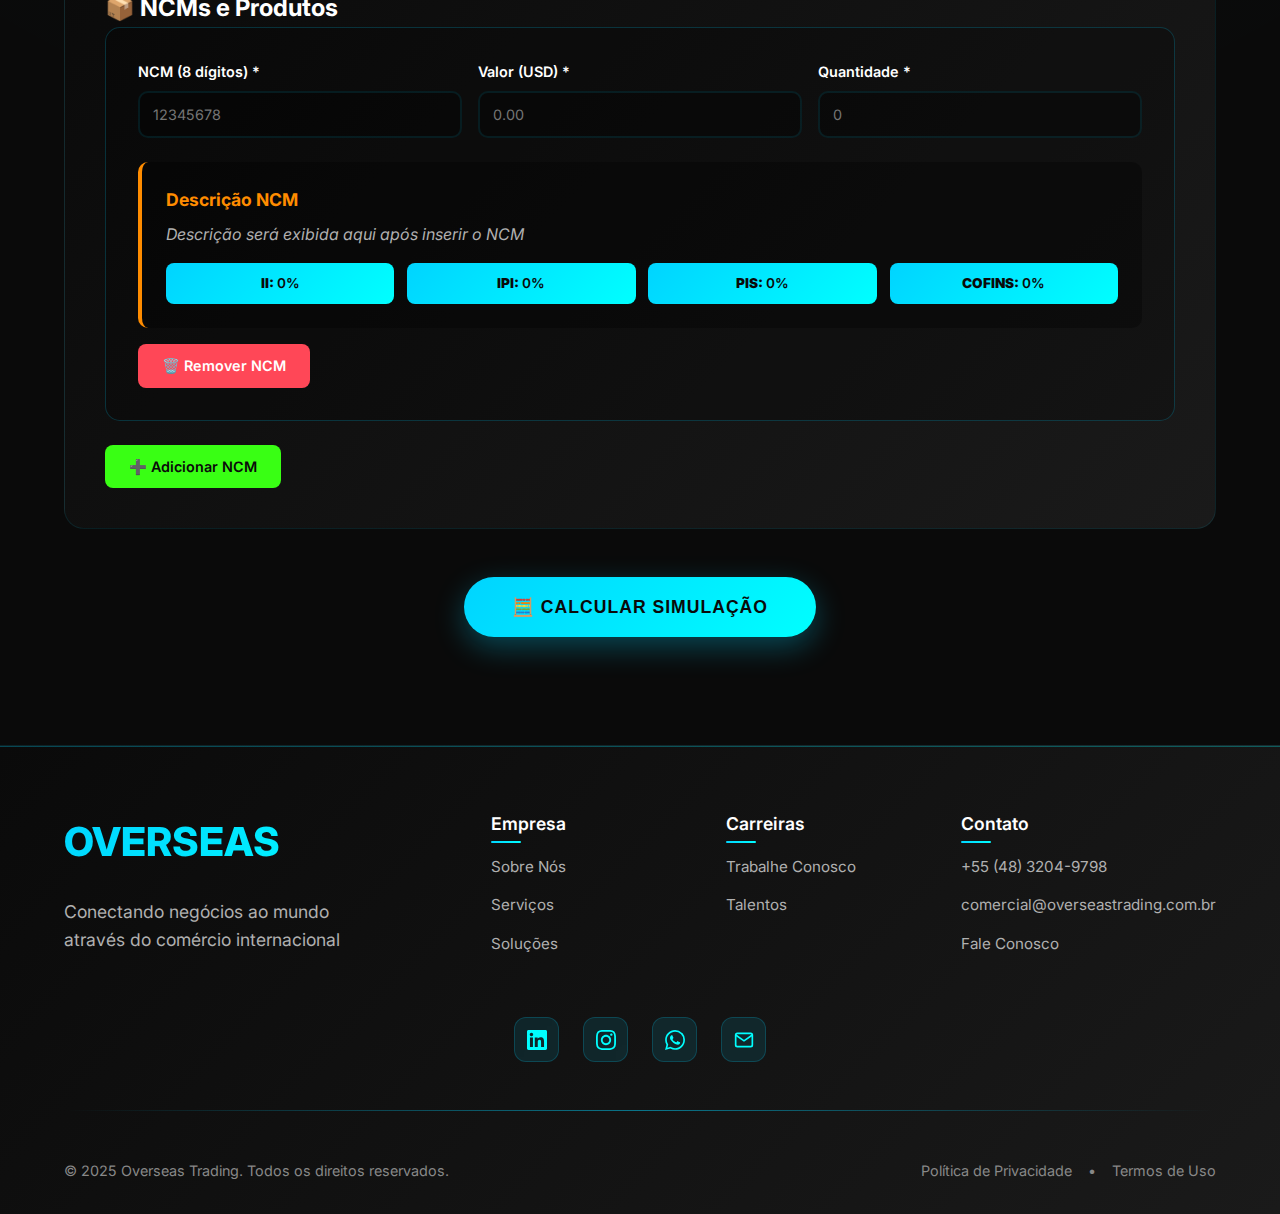
<file: calculadora.html>
<!DOCTYPE html>
<html lang="pt-BR">
<head>
    <meta charset="UTF-8">
    <meta name="viewport" content="width=device-width, initial-scale=1.0">
    
    <!-- SEO Meta Tags -->
    <title>Calculadora de Importação - Overseas Trading | Simule Custos de Importação</title>
    <meta name="description" content="Calculadora gratuita de importação. Compare custos entre importação direta vs Overseas CO3. Simule impostos, ICMS, IPI e economize em suas operações.">
    <meta name="keywords" content="calculadora importação, custos importação, ICMS, IPI, despacho aduaneiro, overseas trading, simulação tributária">
    <meta name="author" content="Overseas Trading">
    <meta name="robots" content="index, follow">

    <!-- Open Graph -->
    <meta property="og:title" content="Calculadora de Importação - Overseas Trading">
    <meta property="og:description" content="Simule e compare custos de importação. Ferramenta gratuita para otimizar suas operações de comércio exterior.">
    <meta property="og:type" content="website">
    <meta property="og:url" content="https://www.overseastrading.com.br/calculadora">

    <!-- Preconnect -->
    <link rel="preconnect" href="https://fonts.googleapis.com">
    <link rel="preconnect" href="https://fonts.gstatic.com" crossorigin>

    <!-- Google Fonts -->
    <link href="https://fonts.googleapis.com/css2?family=Inter:wght@300;400;500;600;700;800&display=swap" rel="stylesheet">
    <link rel="stylesheet" href="calculadora/calculadora.css">
</head>

<body>
    <!-- Scroll Progress -->
    <div class="scroll-progress" id="scrollProgress" role="progressbar" aria-label="Progresso da página"></div>

    <!-- Header -->
    <header id="header" role="banner">
        <nav role="navigation" aria-label="Menu principal">
            <a href="index.html" class="logo" aria-label="Overseas Trading - Página inicial">
                <img src="assets/images/logo.png" alt="Overseas Trading - Especialistas em Comércio Exterior"
                    class="logo-img" width="200" height="80" loading="eager">
            </a>
            <ul class="nav-links" id="navLinks">
                <li class="dropdown">
                    <a href="#sobre" aria-haspopup="true" aria-expanded="false">Sobre</a>
                    <div class="dropdown-content" role="menu">
                        <a href="sobre.html" role="menuitem">Sobre Nós</a>
                        <a href="servicos.html" role="menuitem">Serviços</a>
                        <a href="solucoes.html" role="menuitem">Soluções</a>
                    </div>
                </li>
                <li><a href="trabalhe-conosco.html">Trabalhe Conosco</a></li>
                <li><a href="blog.html">Blog</a></li>
                <li><a href="index.html#contact">Contato</a></li>
            </ul>
            <button class="mobile-toggle" id="mobileToggle" aria-label="Abrir menu mobile" aria-expanded="false"
                aria-controls="navLinks">
                <span></span>
                <span></span>
                <span></span>
            </button>
        </nav>
    </header>

    <!-- Main Container -->
    <div class="main-container">
        <!-- Hero Section -->
        <section class="hero-calculator">
            <h1>Calculadora de Importação</h1>
            <p>Simule e compare custos: Importação Direta vs Overseas CO3<br>
               Otimize suas operações e economize em impostos</p>
            
            <div class="features-grid">
                <div class="feature-item">
                    <span class="feature-icon">🧮</span>
                    <h3>Cálculo Preciso</h3>
                    <p>Impostos, taxas e custos detalhados</p>
                </div>
                <div class="feature-item">
                    <span class="feature-icon">⚖️</span>
                    <h3>Comparação</h3>
                    <p>Importação Direta vs Trading</p>
                </div>
                <div class="feature-item">
                    <span class="feature-icon">💰</span>
                    <h3>Economia Real</h3>
                    <p>Identifique oportunidades de redução</p>
                </div>
                <div class="feature-item">
                    <span class="feature-icon">📊</span>
                    <h3>Relatório Completo</h3>
                    <p>Análise detalhada dos resultados</p>
                </div>
            </div>
        </section>

        <!-- Calculator Form -->
        <main class="calculator-section">
            <!-- Dados Iniciais -->
            <div class="form-section">
                <h2>📋 Dados Iniciais</h2>
                <div class="form-grid">
                    <div class="form-group">
                        <label for="cliente">Cliente *</label>
                        <input type="text" id="cliente" name="cliente" placeholder="Nome do cliente" required>
                    </div>
                    
                    <div class="form-group">
                        <label for="regime_tributario">Regime Tributário *</label>
                        <select id="regime_tributario" name="regime_tributario" required>
                            <option value="">Selecione...</option>
                            <option value="lucro_real">Lucro Real</option>
                            <option value="presumido">Presumido</option>
                            <option value="simples_nacional">Simples Nacional</option>
                        </select>
                    </div>
                    
                    <div class="form-group">
                        <label for="unidade">Unidade</label>
                        <select id="unidade" name="unidade">
                            <option value="">Selecione...</option>
                            <option value="quilograma">Quilograma</option>
                            <option value="tonelada">Tonelada</option>
                            <option value="unidade">Unidade</option>
                        </select>
                    </div>
                    
                    <div class="form-group">
                        <label for="moeda">Moeda *</label>
                        <select id="moeda" name="moeda" required>
                            <option value="">Selecione...</option>
                            <option value="dolar">Dólar</option>
                            <option value="euro">Euro</option>
                            <option value="libra">Libra</option>
                            <option value="real">Real</option>
                            <option value="renminbi">Renminbi</option>
                        </select>
                    </div>
                    
                    <div class="form-group">
                        <label for="taxa_moeda">Taxa da Moeda (PTAX) *</label>
                        <input type="number" id="taxa_moeda" name="taxa_moeda" step="0.0001" placeholder="0.0000" required>
                    </div>
                    
                    <div class="form-group">
                        <label for="destino">Destino</label>
                        <select id="destino" name="destino">
                            <option value="">Selecione...</option>
                            <option value="industrializacao">Industrialização</option>
                            <option value="revenda">Revenda</option>
                            <option value="ativo_imobilizado">Ativo/Imobilizado</option>
                        </select>
                    </div>
                    
                    <div class="form-group">
                        <label for="muda_ncm">Muda NCM</label>
                        <select id="muda_ncm" name="muda_ncm">
                            <option value="">Selecione...</option>
                            <option value="sim">Sim</option>
                            <option value="nao">Não</option>
                        </select>
                    </div>
                    
                    <div class="form-group">
                        <label for="valor_frete">Valor do Frete</label>
                        <input type="number" id="valor_frete" name="valor_frete" step="0.01" placeholder="0.00">
                    </div>
                    
                    <div class="form-group">
                        <label for="modal_importacao">Modal de Importação</label>
                        <select id="modal_importacao" name="modal_importacao">
                            <option value="">Selecione...</option>
                            <option value="maritimo">Marítimo</option>
                            <option value="aereo">Aéreo</option>
                            <option value="rodoviario">Rodoviário</option>
                        </select>
                    </div>
                    
                    <div class="form-group">
                        <label for="estado_destino">Estado de Destino</label>
                        <select id="estado_destino" name="estado_destino">
                            <option value="">Selecione...</option>
                            <option value="AC">Acre</option>
                            <option value="AL">Alagoas</option>
                            <option value="AP">Amapá</option>
                            <option value="AM">Amazonas</option>
                            <option value="BA">Bahia</option>
                            <option value="CE">Ceará</option>
                            <option value="DF">Distrito Federal</option>
                            <option value="ES">Espírito Santo</option>
                            <option value="GO">Goiás</option>
                            <option value="MA">Maranhão</option>
                            <option value="MT">Mato Grosso</option>
                            <option value="MS">Mato Grosso do Sul</option>
                            <option value="MG">Minas Gerais</option>
                            <option value="PA">Pará</option>
                            <option value="PB">Paraíba</option>
                            <option value="PR">Paraná</option>
                            <option value="PE">Pernambuco</option>
                            <option value="PI">Piauí</option>
                            <option value="RJ">Rio de Janeiro</option>
                            <option value="RN">Rio Grande do Norte</option>
                            <option value="RS">Rio Grande do Sul</option>
                            <option value="RO">Rondônia</option>
                            <option value="RR">Roraima</option>
                            <option value="SC">Santa Catarina</option>
                            <option value="SP">São Paulo</option>
                            <option value="SE">Sergipe</option>
                            <option value="TO">Tocantins</option>
                        </select>
                    </div>
                </div>
            </div>

            <!-- NCMs Section -->
            <div class="ncm-section">
                <h2>📦 NCMs e Produtos</h2>
                <div id="ncm-container">
                    <div class="ncm-item">
                        <div class="ncm-grid">
                            <div class="form-group">
                                <label>NCM (8 dígitos) *</label>
                                <input type="text" class="ncm-input" placeholder="12345678" maxlength="8" required>
                            </div>
                            <div class="form-group">
                                <label>Valor (USD) *</label>
                                <input type="number" class="valor-input" step="0.01" placeholder="0.00" required>
                            </div>
                            <div class="form-group">
                                <label>Quantidade *</label>
                                <input type="number" class="quantidade-input" step="0.01" placeholder="0" required>
                            </div>
                        </div>
                        
                        <div class="ncm-description">
                            <h4>Descrição NCM</h4>
                            <p class="descricao-text">Descrição será exibida aqui após inserir o NCM</p>
                            
                            <div class="aliquotas-grid">
                                <div class="aliquota-item">
                                    <strong>II:</strong> <span class="ii-value">0%</span>
                                </div>
                                <div class="aliquota-item">
                                    <strong>IPI:</strong> <span class="ipi-value">0%</span>
                                </div>
                                <div class="aliquota-item">
                                    <strong>PIS:</strong> <span class="pis-value">0%</span>
                                </div>
                                <div class="aliquota-item">
                                    <strong>COFINS:</strong> <span class="cofins-value">0%</span>
                                </div>
                            </div>
                        </div>
                        
                        <div class="btn-actions">
                            <button type="button" class="btn-remove-ncm" onclick="removeNCM(this)">🗑️ Remover NCM</button>
                        </div>
                    </div>
                </div>
                
                <button type="button" class="btn-add-ncm" onclick="addNCM()">➕ Adicionar NCM</button>
            </div>

            <!-- Calculate Button -->
            <button type="button" class="calculate-btn" onclick="calcularSimulacao()">
                🧮 CALCULAR SIMULAÇÃO
            </button>

            <!-- Results Section -->
            <div class="results-section" id="results-section">
                <!-- Totais Finais -->
                <div class="results-table" id="totais-finais">
                    <h3>📊 Totais Finais da Simulação</h3>
                    <div class="table-container">
                        <table>
                            <thead>
                                <tr>
                                    <th>Campo</th>
                                    <th class="importacao-direta">Importação Direta</th>
                                    <th class="overseas-co3">Overseas CO3</th>
                                </tr>
                            </thead>
                            <tbody>
                                <tr class="total-row">
                                    <td><strong>Total do Custo da Importação</strong></td>
                                    <td><strong>R$ 0,00</strong></td>
                                    <td><strong>R$ 0,00</strong></td>
                                </tr>
                                <tr class="total-row">
                                    <td><strong>Total Desembolso</strong></td>
                                    <td><strong>R$ 0,00</strong></td>
                                    <td><strong>R$ 0,00</strong></td>
                                </tr>
                                <tr class="economia-row">
                                    <td><strong>Economia Gerada (%)</strong></td>
                                    <td><strong>-</strong></td>
                                    <td><strong>0%</strong></td>
                                </tr>
                                <tr class="economia-row">
                                    <td><strong>Economia Gerada (R$)</strong></td>
                                    <td><strong>-</strong></td>
                                    <td><strong>R$ 0,00</strong></td>
                                </tr>
                            </tbody>
                        </table>
                    </div>
                </div>

                <!-- Details Button -->
                <div class="details-button-container">
                    <button type="button" class="details-btn" id="details-btn" onclick="toggleDetails()">
                        🔽 Ver Detalhes da Simulação
                    </button>
                </div>

                <!-- Details Section -->
                <div class="details-section" id="details-section">
                    <!-- 1. Impostos e Contribuições -->
                    <div class="results-table">
                        <h3>1️⃣ Impostos e Contribuições – Nota Fiscal de Entrada</h3>
                        <div class="table-container">
                            <table>
                                <thead>
                                    <tr>
                                        <th>Campo</th>
                                        <th class="importacao-direta">Importação Direta</th>
                                        <th class="overseas-co3">Overseas CO3</th>
                                    </tr>
                                </thead>
                                <tbody>
                                    <tr>
                                        <td>Valor Aduaneiro</td>
                                        <td>R$ 0,00</td>
                                        <td>R$ 0,00</td>
                                    </tr>
                                    <tr>
                                        <td>Imposto de Importação</td>
                                        <td>R$ 0,00</td>
                                        <td>R$ 0,00</td>
                                    </tr>
                                    <tr>
                                        <td>IPI</td>
                                        <td>R$ 0,00</td>
                                        <td>R$ 0,00</td>
                                    </tr>
                                    <tr>
                                        <td>PIS</td>
                                        <td>R$ 0,00</td>
                                        <td>R$ 0,00</td>
                                    </tr>
                                    <tr>
                                        <td>COFINS</td>
                                        <td>R$ 0,00</td>
                                        <td>R$ 0,00</td>
                                    </tr>
                                    <tr>
                                        <td>SISCOMEX</td>
                                        <td>R$ 0,00</td>
                                        <td>R$ 0,00</td>
                                    </tr>
                                    <tr>
                                        <td>ICMS</td>
                                        <td>R$ 0,00</td>
                                        <td>R$ 0,00</td>
                                    </tr>
                                    <tr class="total-row">
                                        <td><strong>Sub-total</strong></td>
                                        <td><strong>R$ 0,00</strong></td>
                                        <td><strong>R$ 0,00</strong></td>
                                    </tr>
                                </tbody>
                            </table>
                        </div>
                    </div>

                    <!-- 2. Demais Despesas -->
                    <div class="results-table">
                        <h3>2️⃣ Demais Despesas</h3>
                        <div class="table-container">
                            <table>
                                <thead>
                                    <tr>
                                        <th>Campo</th>
                                        <th class="importacao-direta">Importação Direta</th>
                                        <th class="overseas-co3">Overseas CO3</th>
                                    </tr>
                                </thead>
                                <tbody>
                                    <tr>
                                        <td>Total</td>
                                        <td>R$ 0,00</td>
                                        <td>R$ 0,00</td>
                                    </tr>
                                    <tr class="total-row">
                                        <td><strong>Total Nota Fiscal de Entrada</strong></td>
                                        <td><strong>R$ 0,00</strong></td>
                                        <td><strong>R$ 0,00</strong></td>
                                    </tr>
                                </tbody>
                            </table>
                        </div>
                    </div>

                    <!-- 3. Nota Fiscal de Saída -->
                    <div class="results-table">
                        <h3>3️⃣ Nota Fiscal de Saída – Remessa para Adquirente</h3>
                        <div class="table-container">
                            <table>
                                <thead>
                                    <tr>
                                        <th>Campo</th>
                                        <th class="importacao-direta">Importação Direta</th>
                                        <th class="overseas-co3">Overseas CO3</th>
                                    </tr>
                                </thead>
                                <tbody>
                                    <tr>
                                        <td>Valor dos Produtos (ICMS)</td>
                                        <td>R$ 0,00</td>
                                        <td>R$ 0,00</td>
                                    </tr>
                                    <tr>
                                        <td>ICMS</td>
                                        <td>R$ 0,00</td>
                                        <td>R$ 0,00</td>
                                    </tr>
                                    <tr>
                                        <td>IPI</td>
                                        <td>R$ 0,00</td>
                                        <td>R$ 0,00</td>
                                    </tr>
                                    <tr>
                                        <td>ICMS ST</td>
                                        <td>R$ 0,00</td>
                                        <td>R$ 0,00</td>
                                    </tr>
                                    <tr class="total-row">
                                        <td><strong>Total da Nota Fiscal Saída</strong></td>
                                        <td><strong>R$ 0,00</strong></td>
                                        <td><strong>R$ 0,00</strong></td>
                                    </tr>
                                </tbody>
                            </table>
                        </div>
                    </div>

                    <!-- 4. Créditos dos Tributos -->
                    <div class="results-table">
                        <h3>4️⃣ Créditos dos Tributos</h3>
                        <div class="table-container">
                            <table>
                                <thead>
                                    <tr>
                                        <th>Campo</th>
                                        <th class="importacao-direta">Importação Direta</th>
                                        <th class="overseas-co3">Overseas CO3</th>
                                    </tr>
                                </thead>
                                <tbody>
                                    <tr>
                                        <td>ICMS</td>
                                        <td>R$ 0,00</td>
                                        <td>R$ 0,00</td>
                                    </tr>
                                    <tr>
                                        <td>IPI</td>
                                        <td>R$ 0,00</td>
                                        <td>R$ 0,00</td>
                                    </tr>
                                    <tr>
                                        <td>PIS</td>
                                        <td>R$ 0,00</td>
                                        <td>R$ 0,00</td>
                                    </tr>
                                    <tr>
                                        <td>COFINS</td>
                                        <td>R$ 0,00</td>
                                        <td>R$ 0,00</td>
                                    </tr>
                                    <tr class="total-row">
                                        <td><strong>Total a Recuperar</strong></td>
                                        <td><strong>R$ 0,00</strong></td>
                                        <td><strong>R$ 0,00</strong></td>
                                    </tr>
                                </tbody>
                            </table>
                        </div>
                    </div>

                    <!-- 5. Outros Itens -->
                    <div class="results-table">
                        <h3>5️⃣ Outros Itens</h3>
                        <div class="table-container">
                            <table>
                                <thead>
                                    <tr>
                                        <th>Campo</th>
                                        <th class="importacao-direta">Importação Direta</th>
                                        <th class="overseas-co3">Overseas CO3</th>
                                    </tr>
                                </thead>
                                <tbody>
                                    <tr>
                                        <td>Serviços Trading</td>
                                        <td>R$ 0,00</td>
                                        <td>R$ 0,00</td>
                                    </tr>
                                    <tr>
                                        <td>Desconto ICMS repassado pela Overseas Trading</td>
                                        <td>R$ 0,00</td>
                                        <td>R$ 0,00</td>
                                    </tr>
                                    <tr>
                                        <td>Frete Terrestre</td>
                                        <td>R$ 0,00</td>
                                        <td>R$ 0,00</td>
                                    </tr>
                                </tbody>
                            </table>
                        </div>
                    </div>

                    <!-- Hide Details Button -->
                    <div class="details-button-container">
                        <button type="button" class="details-btn" onclick="toggleDetails()">
                            🔼 Ocultar Detalhes
                        </button>
                    </div>
                </div>
            </div>
        </main>
    </div>

    <!-- Footer -->
    <div id="overseas-footer"></div>

    <!-- WhatsApp Float Button -->
    <a href="https://wa.me/554832049798?text=Olá! Gostaria de uma consultoria sobre comércio exterior."
        class="whatsapp-float" target="_blank" rel="noopener noreferrer"
        aria-label="Contato via WhatsApp - Calculadora de Importação">
        <svg width="24" height="24" viewBox="0 0 24 24" fill="currentColor" aria-hidden="true">
            <path d="M17.472 14.382c-.297-.149-1.758-.867-2.03-.967-.273-.099-.471-.148-.67.15-.197.297-.767.966-.94 1.164-.173.199-.347.223-.644.075-.297-.15-1.255-.463-2.39-1.475-.883-.788-1.48-1.761-1.653-2.059-.173-.297-.018-.458.13-.606.134-.133.298-.347.446-.52.149-.174.198-.298.298-.497.099-.198.05-.371-.025-.52-.075-.149-.669-1.612-.916-2.207-.242-.579-.487-.5-.669-.51-.173-.008-.371-.01-.57-.01-.198 0-.52.074-.792.372-.272.297-1.04 1.016-1.04 2.479 0 1.462 1.065 2.875 1.213 3.074.149.198 2.096 3.2 5.077 4.487.709.306 1.262.489 1.694.625.712.227 1.36.195 1.871.118.571-.085 1.758-.719 2.006-1.413.248-.694.248-1.289.173-1.413-.074-.124-.272-.198-.57-.347m-5.421 7.403h-.004a9.87 9.87 0 01-5.031-1.378l-.361-.214-3.741.982.998-3.648-.235-.374a9.86 9.86 0 01-1.51-5.26c.001-5.45 4.436-9.884 9.888-9.884 2.64 0 5.122 1.03 6.988 2.898a9.825 9.825 0 012.893 6.994c-.003 5.45-4.437 9.884-9.885 9.884m8.413-18.297A11.815 11.815 0 0012.05 0C5.495 0 .16 5.335.157 11.892c0 2.096.547 4.142 1.588 5.945L.057 24l6.305-1.654a11.882 11.882 0 005.683 1.448h.005c6.554 0 11.89-5.335 11.893-11.893A11.821 11.821 0 0020.885 3.488"/>
        </svg>
    </a>
    <script src="/assets/js/overseas-components.js"></script>
    <script src="/calculadora/ncm-service.js"></script>
    <script src="/calculadora/calculo-service.js"></script>
    <script src="/calculadora/correcao-impostos.js"></script>
    <script src="/calculadora/calculadora.js"></script>
    
</body>
</html>
</file>
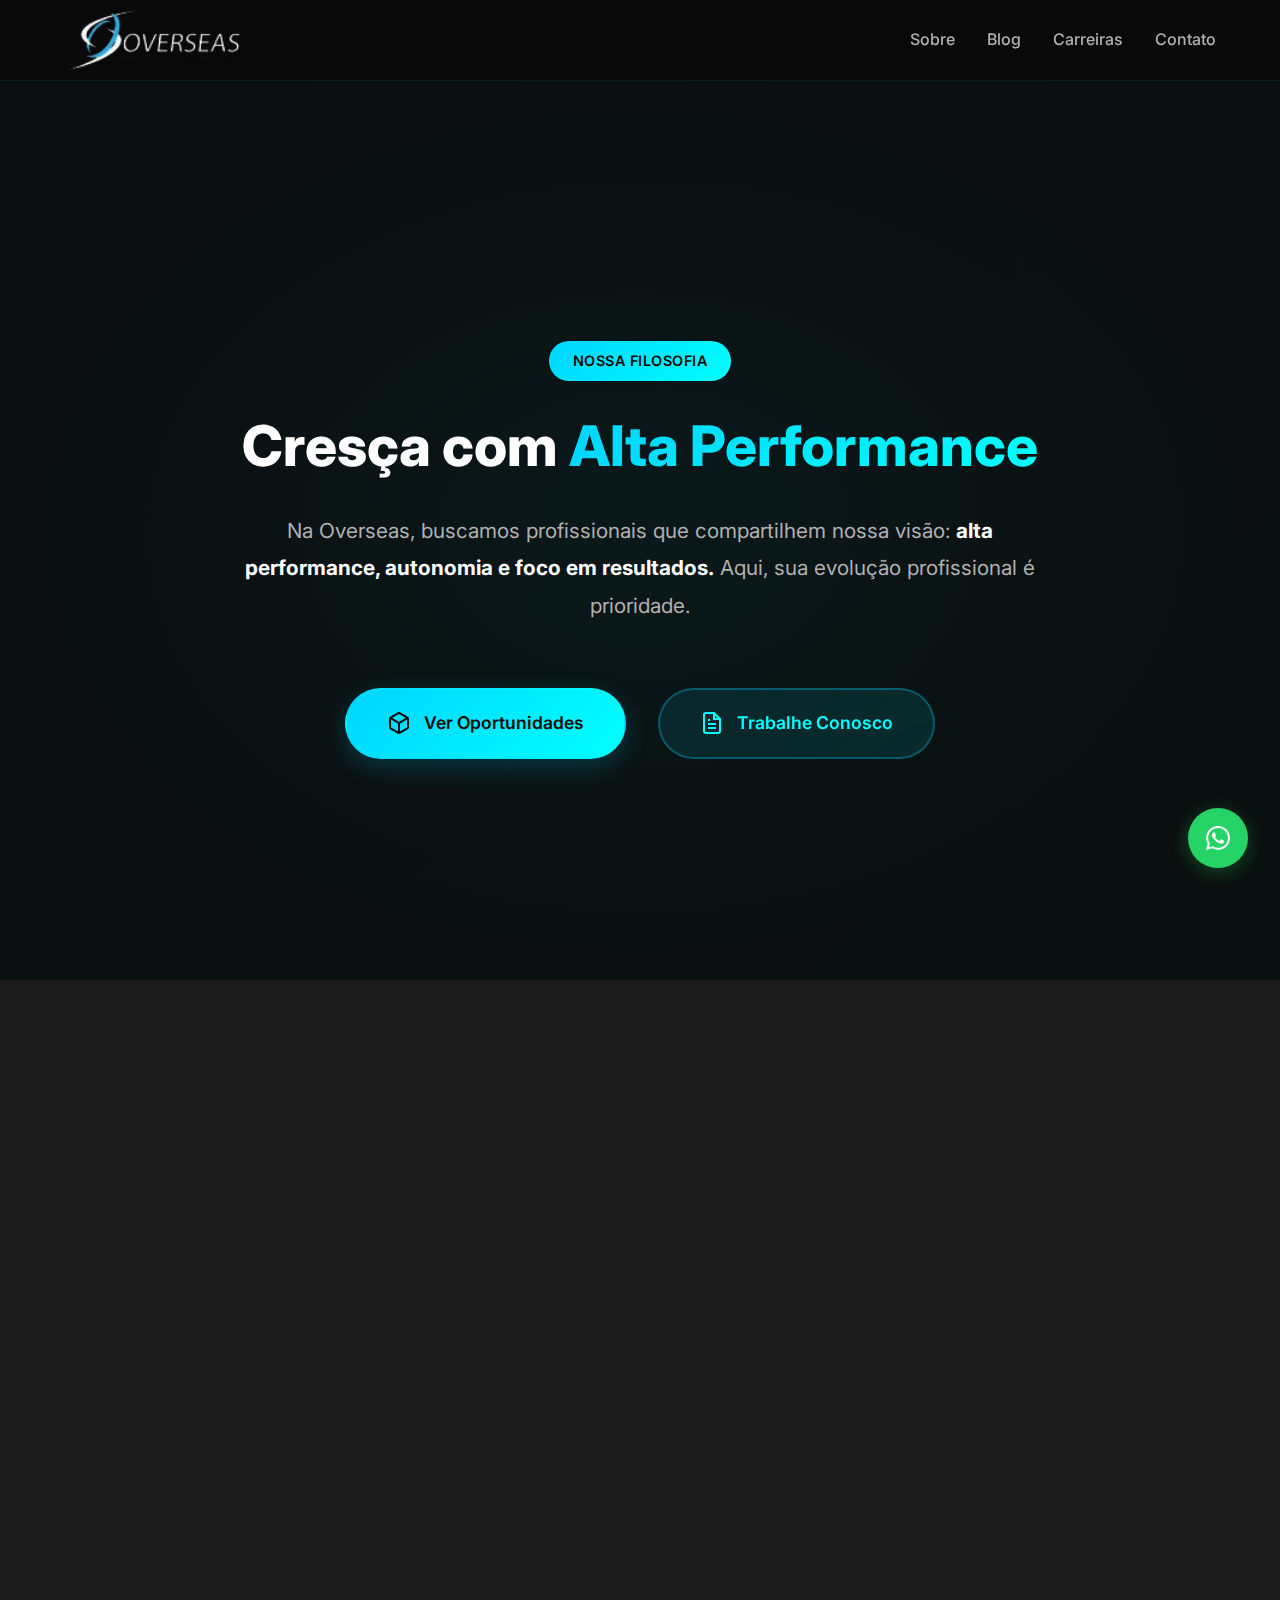
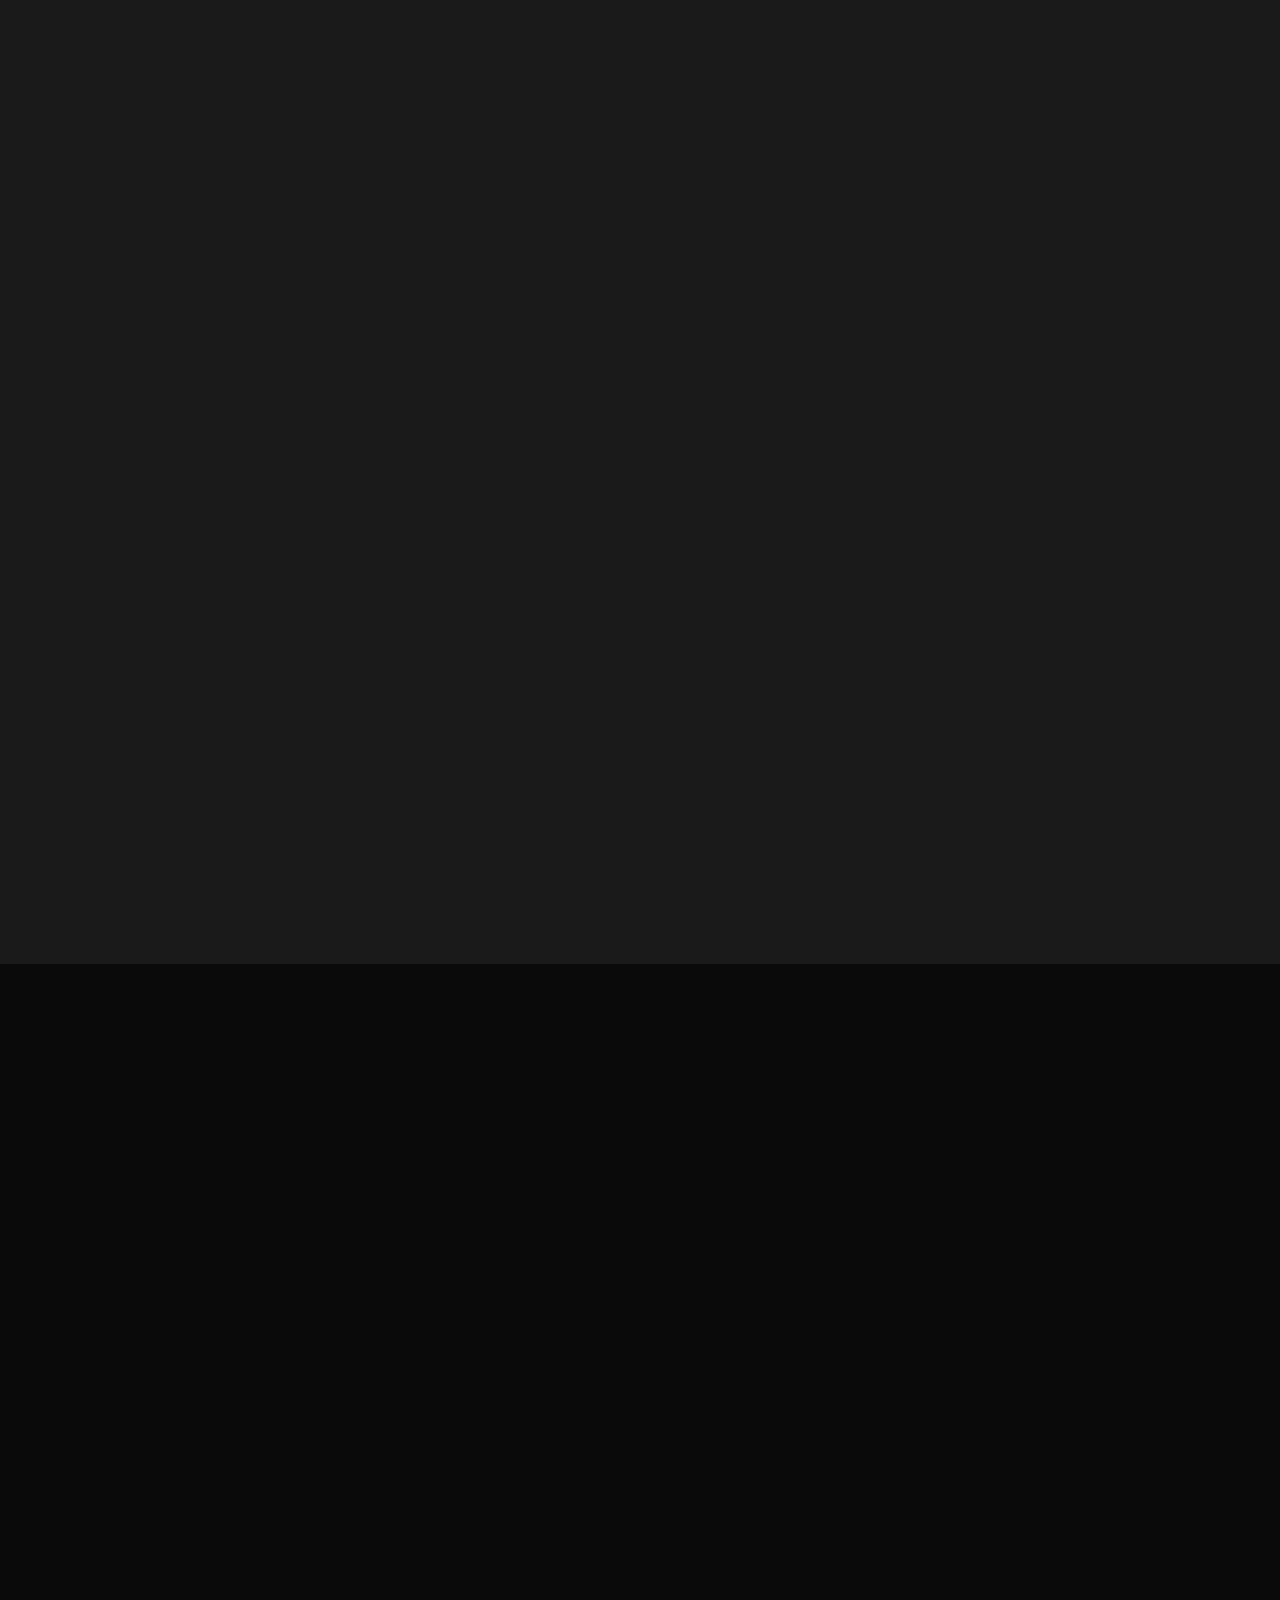
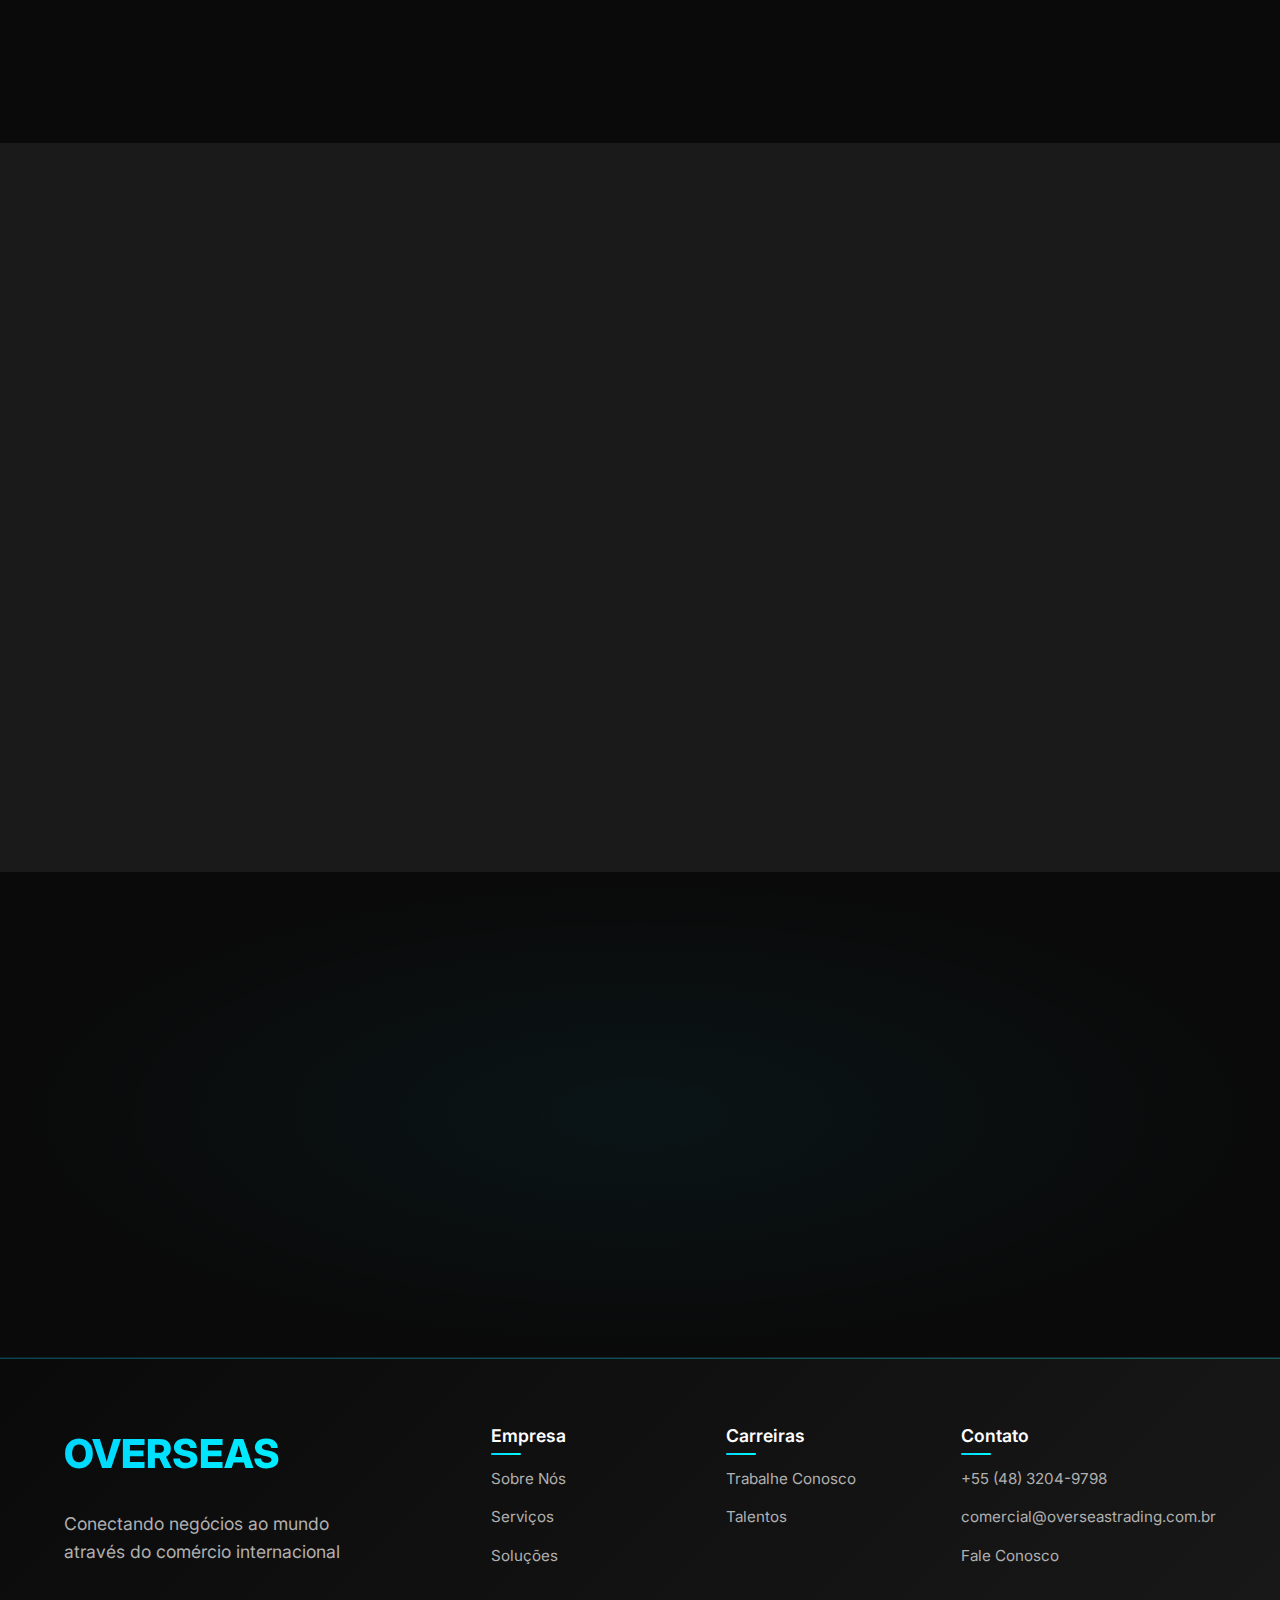
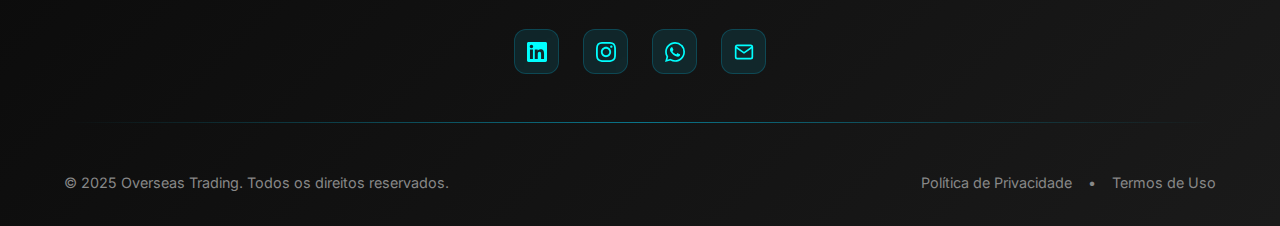
<file: crescimento-e-carreira.html>
<!DOCTYPE html>
<html lang="pt-BR">
<head>
    <meta charset="UTF-8">
    <meta name="viewport" content="width=device-width, initial-scale=1.0">
    <title>Carreiras | Overseas Trading - Alta Performance e Crescimento</title>
    <meta name="description" content="Cresça com a Overseas Trading. Desenvolvimento profissional, autonomia e reconhecimento para profissionais de alta performance no comércio exterior.">
    <meta name="keywords" content="carreiras, crescimento profissional, overseas trading, comércio exterior, alta performance">
    
    <!-- Open Graph -->
    <meta property="og:title" content="Carreiras | Overseas Trading">
    <meta property="og:description" content="Desenvolvimento profissional, autonomia e reconhecimento para profissionais de alta performance.">
    <meta property="og:type" content="website">
    
    <!-- Fonts -->
    <link rel="preconnect" href="https://fonts.googleapis.com">
    <link rel="preconnect" href="https://fonts.gstatic.com" crossorigin>
    <link href="https://fonts.googleapis.com/css2?family=Inter:wght@400;500;600;700;800&display=swap" rel="stylesheet">
    
    <!-- CSS -->
    <link rel="stylesheet" href="assets/css/carreiras.css">
    
    <!-- Favicon -->
    <link rel="icon" href="assets/images/favicon.ico">
</head>
<body>
    <!-- Header Container -->
    <div id="overseas-header"></div>
    
    <!-- Main Content -->
    <main class="main-content">
        <!-- Hero Section -->
        <section class="hero-section">
            <div class="container">
                <div class="hero-content" data-aos="fade-up">
                    <span class="hero-badge">NOSSA FILOSOFIA</span>
                    <h1 class="hero-title">
                        Cresça com <span class="gradient-text">Alta Performance</span>
                    </h1>
                    <p class="hero-description">
                        Na Overseas, buscamos profissionais que compartilhem nossa visão: 
                        <strong>alta performance, autonomia e foco em resultados.</strong> 
                        Aqui, sua evolução profissional é prioridade.
                    </p>
                    
                    <div class="hero-cta">
                        <a href="#oportunidades" class="btn btn-primary btn-large">
                            <svg width="24" height="24" viewBox="0 0 24 24" fill="none" stroke="currentColor" stroke-width="2">
                                <path d="M21 16V8a2 2 0 0 0-1-1.73l-7-4a2 2 0 0 0-2 0l-7 4A2 2 0 0 0 3 8v8a2 2 0 0 0 1 1.73l7 4a2 2 0 0 0 2 0l7-4A2 2 0 0 0 21 16z"/>
                                <polyline points="3.27,6.96 12,12.01 20.73,6.96"/>
                                <line x1="12" y1="22.08" x2="12" y2="12"/>
                            </svg>
                            Ver Oportunidades
                        </a>
                        <a href="/trabalhe-conosco.html" class="btn btn-secondary btn-large">
                            <svg width="24" height="24" viewBox="0 0 24 24" fill="none" stroke="currentColor" stroke-width="2">
                                <path d="M14 2H6a2 2 0 0 0-2 2v16a2 2 0 0 0 2 2h12a2 2 0 0 0 2-2V8z"/>
                                <polyline points="14,2 14,8 20,8"/>
                                <line x1="16" y1="13" x2="8" y2="13"/>
                                <line x1="16" y1="17" x2="8" y2="17"/>
                                <polyline points="10,9 9,9 8,9"/>
                            </svg>
                            Trabalhe Conosco
                        </a>
                    </div>
                </div>
            </div>
        </section>

        <!-- Oportunidades Section -->
        <section class="oportunidades-section" id="oportunidades">
            <div class="container">
                <div class="section-header" data-aos="fade-up">
                    <h2 class="section-title">Oportunidades de Carreira</h2>
                    <p class="section-subtitle">Duas áreas estratégicas com potencial de crescimento exponencial</p>
                </div>
                
                <div class="oportunidades-grid">
                    <!-- Área Comercial -->
                    <div class="oportunidade-card" data-aos="fade-up" data-aos-delay="100">
                        <div class="card-header">
                            <div class="card-icon">🚀</div>
                            <div class="card-badge">COMERCIAL</div>
                        </div>
                        
                        <h3>Vendedor Independente</h3>
                        <p class="card-subtitle">Perfil Empreendedor</p>
                        
                        <div class="card-description">
                            <p>
                                Procuramos <strong>parceiros comerciais</strong> com espírito empreendedor. 
                                Não oferecemos CLT, mas sim <strong>comissão agressiva</strong> com potencial 
                                real de ganhos elevados. Nossos melhores parceiros se tornam <strong>sócios comerciais.</strong>
                            </p>
                        </div>

                        <div class="card-highlights">
                            <h4>Potencial de Crescimento:</h4>
                            <div class="highlights-grid">
                                <div class="highlight-item">
                                    <span class="highlight-icon">💰</span>
                                    <div>
                                        <strong>Comissão sem Teto</strong>
                                        <p>Sobre margem líquida</p>
                                    </div>
                                </div>
                                <div class="highlight-item">
                                    <span class="highlight-icon">🤝</span>
                                    <div>
                                        <strong>Sociedade Comercial</strong>
                                        <p>Para top performers</p>
                                    </div>
                                </div>
                                <div class="highlight-item">
                                    <span class="highlight-icon">📈</span>
                                    <div>
                                        <strong>Suporte Completo</strong>
                                        <p>Comercial e técnico</p>
                                    </div>
                                </div>
                            </div>
                        </div>

                        <div class="card-requirements">
                            <h4>Perfil Desejado:</h4>
                            <ul>
                                <li>Experiência em vendas consultivas B2B</li>
                                <li>Conhecimento em comércio exterior (diferencial)</li>
                                <li>Autonomia, proatividade e foco em metas</li>
                                <li>Habilidade em gerar e manter carteira de clientes</li>
                            </ul>
                        </div>

                        <a href="/trabalhe-conosco.html#candidatura" class="card-btn">
                            Candidatar-se
                            <svg width="20" height="20" viewBox="0 0 24 24" fill="none" stroke="currentColor" stroke-width="2">
                                <line x1="5" y1="12" x2="19" y2="12"/>
                                <polyline points="12,5 19,12 12,19"/>
                            </svg>
                        </a>
                    </div>

                    <!-- Área Operacional -->
                    <div class="oportunidade-card" data-aos="fade-up" data-aos-delay="200">
                        <div class="card-header">
                            <div class="card-icon">📦</div>
                            <div class="card-badge">OPERACIONAL</div>
                        </div>
                        
                        <h3>Profissional de Despacho Aduaneiro</h3>
                        <p class="card-subtitle">Especialista</p>
                        
                        <div class="card-description">
                            <p>
                                Buscamos <strong>especialistas</strong> com sólida experiência em desembaraço, 
                                classificação fiscal e regimes aduaneiros. Atuação como <strong>consultor ou 
                                parceiro técnico</strong> em projetos de importação com profundidade e agilidade.
                            </p>
                        </div>

                        <div class="card-highlights">
                            <h4>Diferenciais da Posição:</h4>
                            <div class="highlights-grid">
                                <div class="highlight-item">
                                    <span class="highlight-icon">🎯</span>
                                    <div>
                                        <strong>Autonomia Técnica</strong>
                                        <p>Decisões e expertise</p>
                                    </div>
                                </div>
                                <div class="highlight-item">
                                    <span class="highlight-icon">🌐</span>
                                    <div>
                                        <strong>Projetos Globais</strong>
                                        <p>Operações internacionais</p>
                                    </div>
                                </div>
                                <div class="highlight-item">
                                    <span class="highlight-icon">⚡</span>
                                    <div>
                                        <strong>Ambiente Ágil</strong>
                                        <p>Processos otimizados</p>
                                    </div>
                                </div>
                            </div>
                        </div>

                        <div class="card-requirements">
                            <h4>Perfil Desejado:</h4>
                            <ul>
                                <li>Experiência comprovada como despachante, analista ou consultor de COMEX</li>
                                <li>Capacidade de operar com autonomia e visão de negócio</li>
                                <li>Familiaridade com Siscomex, LI, Radar e regimes especiais</li>
                            </ul>
                        </div>

                        <a href="/trabalhe-conosco.html#candidatura" class="card-btn">
                            Candidatar-se
                            <svg width="20" height="20" viewBox="0 0 24 24" fill="none" stroke="currentColor" stroke-width="2">
                                <line x1="5" y1="12" x2="19" y2="12"/>
                                <polyline points="12,5 19,12 12,19"/>
                            </svg>
                        </a>
                    </div>
                </div>
            </div>
        </section>

        <!-- Nossa Cultura Section -->
        <section class="cultura-section">
            <div class="container">
                <div class="cultura-content">
                    <div class="cultura-text" data-aos="fade-right">
                        <span class="cultura-badge">NOSSA CULTURA</span>
                        <h2>Ambiente de Alta Performance</h2>
                        <p>
                            Na Overseas, acreditamos que profissionais excepcionais merecem um ambiente 
                            que potencialize seu talento. Nossa cultura é baseada em <strong>meritocracia, 
                            autonomia e resultados.</strong>
                        </p>
                        
                        <div class="cultura-items">
                            <div class="cultura-item">
                                <div class="item-icon">⚡</div>
                                <div>
                                    <h4>Meritocracia Real</h4>
                                    <p>Seu desempenho define suas oportunidades e recompensas</p>
                                </div>
                            </div>
                            <div class="cultura-item">
                                <div class="item-icon">🎯</div>
                                <div>
                                    <h4>Autonomia e Responsabilidade</h4>
                                    <p>Liberdade para tomar decisões e impactar resultados</p>
                                </div>
                            </div>
                            <div class="cultura-item">
                                <div class="item-icon">🚀</div>
                                <div>
                                    <h4>Crescimento Acelerado</h4>
                                    <p>Oportunidades reais de evolução baseadas em performance</p>
                                </div>
                            </div>
                        </div>
                    </div>
                    
                    <div class="cultura-visual" data-aos="fade-left">
                        <div class="performance-metrics">
                            <div class="metric-header">
                                <h3>Performance e Crescimento</h3>
                                <p>Indicadores da nossa cultura</p>
                            </div>
                            <div class="metrics-grid">
                                <div class="metric-item">
                                    <div class="metric-number">95%</div>
                                    <div class="metric-label">Satisfação Profissional</div>
                                </div>
                                <div class="metric-item">
                                    <div class="metric-number">80%</div>
                                    <div class="metric-label">Promoções Internas</div>
                                </div>
                                <div class="metric-item">
                                    <div class="metric-number">18m</div>
                                    <div class="metric-label">Tempo Médio de Crescimento</div>
                                </div>
                                <div class="metric-item">
                                    <div class="metric-number">100%</div>
                                    <div class="metric-label">Foco em Resultados</div>
                                </div>
                            </div>
                        </div>
                    </div>
                </div>
            </div>
        </section>

        <!-- Próximos Passos Section -->
        <section class="proximos-passos-section">
            <div class="container">
                <div class="section-header" data-aos="fade-up">
                    <h2 class="section-title">Pronto para o Próximo Nível?</h2>
                    <p class="section-subtitle">Três passos simples para começar sua jornada conosco</p>
                </div>
                
                <div class="passos-grid">
                    <div class="passo-item" data-aos="fade-up" data-aos-delay="100">
                        <div class="passo-number">01</div>
                        <div class="passo-content">
                            <h3>Identifique seu Perfil</h3>
                            <p>Analise as duas oportunidades e veja qual se alinha melhor com suas competências e objetivos profissionais.</p>
                        </div>
                    </div>
                    
                    <div class="passo-item" data-aos="fade-up" data-aos-delay="200">
                        <div class="passo-number">02</div>
                        <div class="passo-content">
                            <h3>Envie sua Candidatura</h3>
                            <p>Acesse nossa página de candidatura e envie seu currículo com uma apresentação destacando sua experiência.</p>
                        </div>
                    </div>
                    
                    <div class="passo-item" data-aos="fade-up" data-aos-delay="300">
                        <div class="passo-number">03</div>
                        <div class="passo-content">
                            <h3>Processo Seletivo</h3>
                            <p>Participação em entrevistas focadas em fit cultural e competências técnicas para a posição.</p>
                        </div>
                    </div>
                </div>
            </div>
        </section>

        <!-- CTA Section -->
        <section class="cta-section">
            <div class="container">
                <div class="cta-content" data-aos="fade-up">
                    <h2>Sua carreira de alta performance começa aqui</h2>
                    <p>
                        Junte-se a profissionais que fazem a diferença no comércio exterior. 
                        Na Overseas, sua performance define seu sucesso.
                    </p>
                    <div class="cta-buttons">
                        <a href="/trabalhe-conosco.html" class="btn btn-primary btn-large">
                            <svg width="24" height="24" viewBox="0 0 24 24" fill="none" stroke="currentColor" stroke-width="2">
                                <path d="M16 21v-2a4 4 0 0 0-4-4H5a4 4 0 0 0-4 4v2"/>
                                <circle cx="9" cy="7" r="4"/>
                                <path d="M22 21v-2a4 4 0 0 0-3-3.87"/>
                                <path d="M16 3.13a4 4 0 0 1 0 7.75"/>
                            </svg>
                            Candidatar-se Agora
                        </a>
                        <a href="#oportunidades" class="btn btn-secondary btn-large">
                            <svg width="24" height="24" viewBox="0 0 24 24" fill="none" stroke="currentColor" stroke-width="2">
                                <path d="M1 12s4-8 11-8 11 8 11 8-4 8-11 8-11-8-11-8z"/>
                                <circle cx="12" cy="12" r="3"/>
                            </svg>
                            Revisar Oportunidades
                        </a>
                    </div>
                </div>
            </div>
        </section>
    </main>

    <!-- Footer Container -->
    <div id="overseas-footer"></div>

    <!-- Scripts -->
    <script src="assets/js/overseas-components.js"></script>
    <script src="assets/js/carreiras.js"></script>
</body>
</html>
</file>
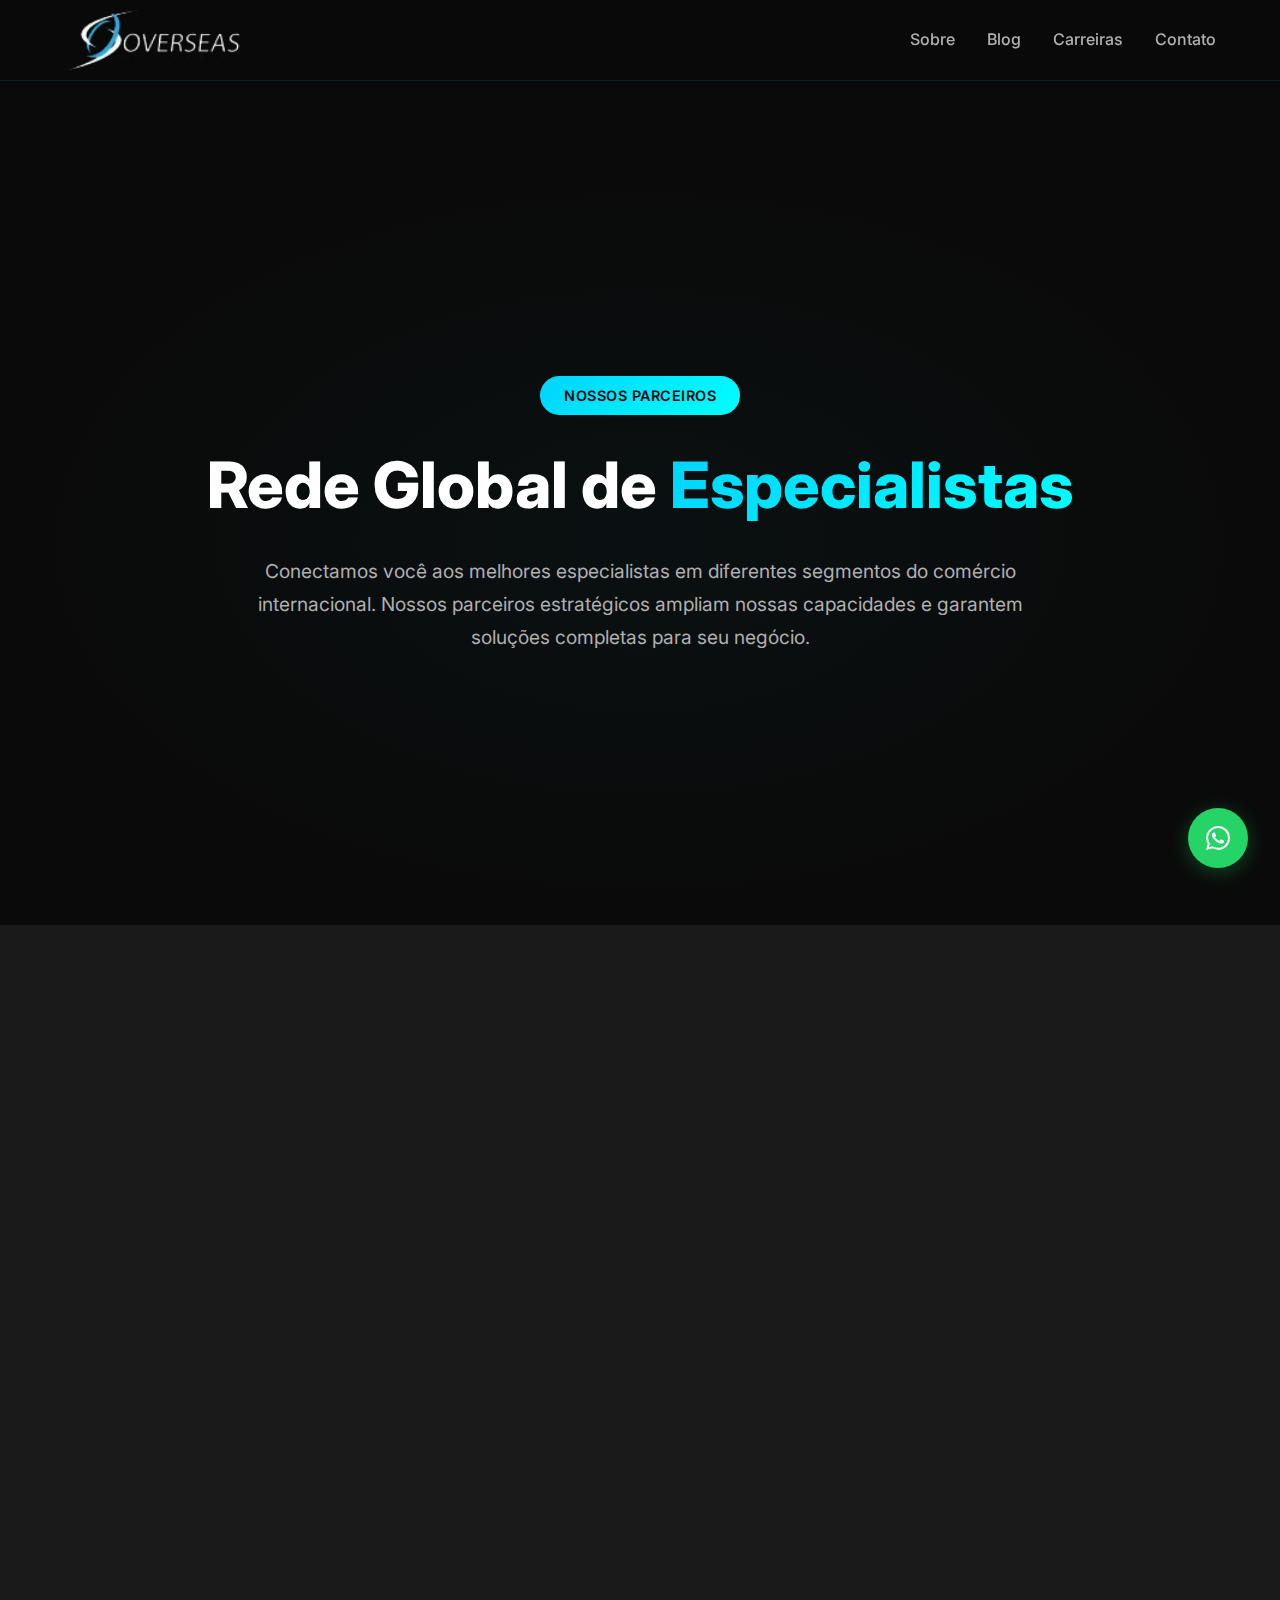
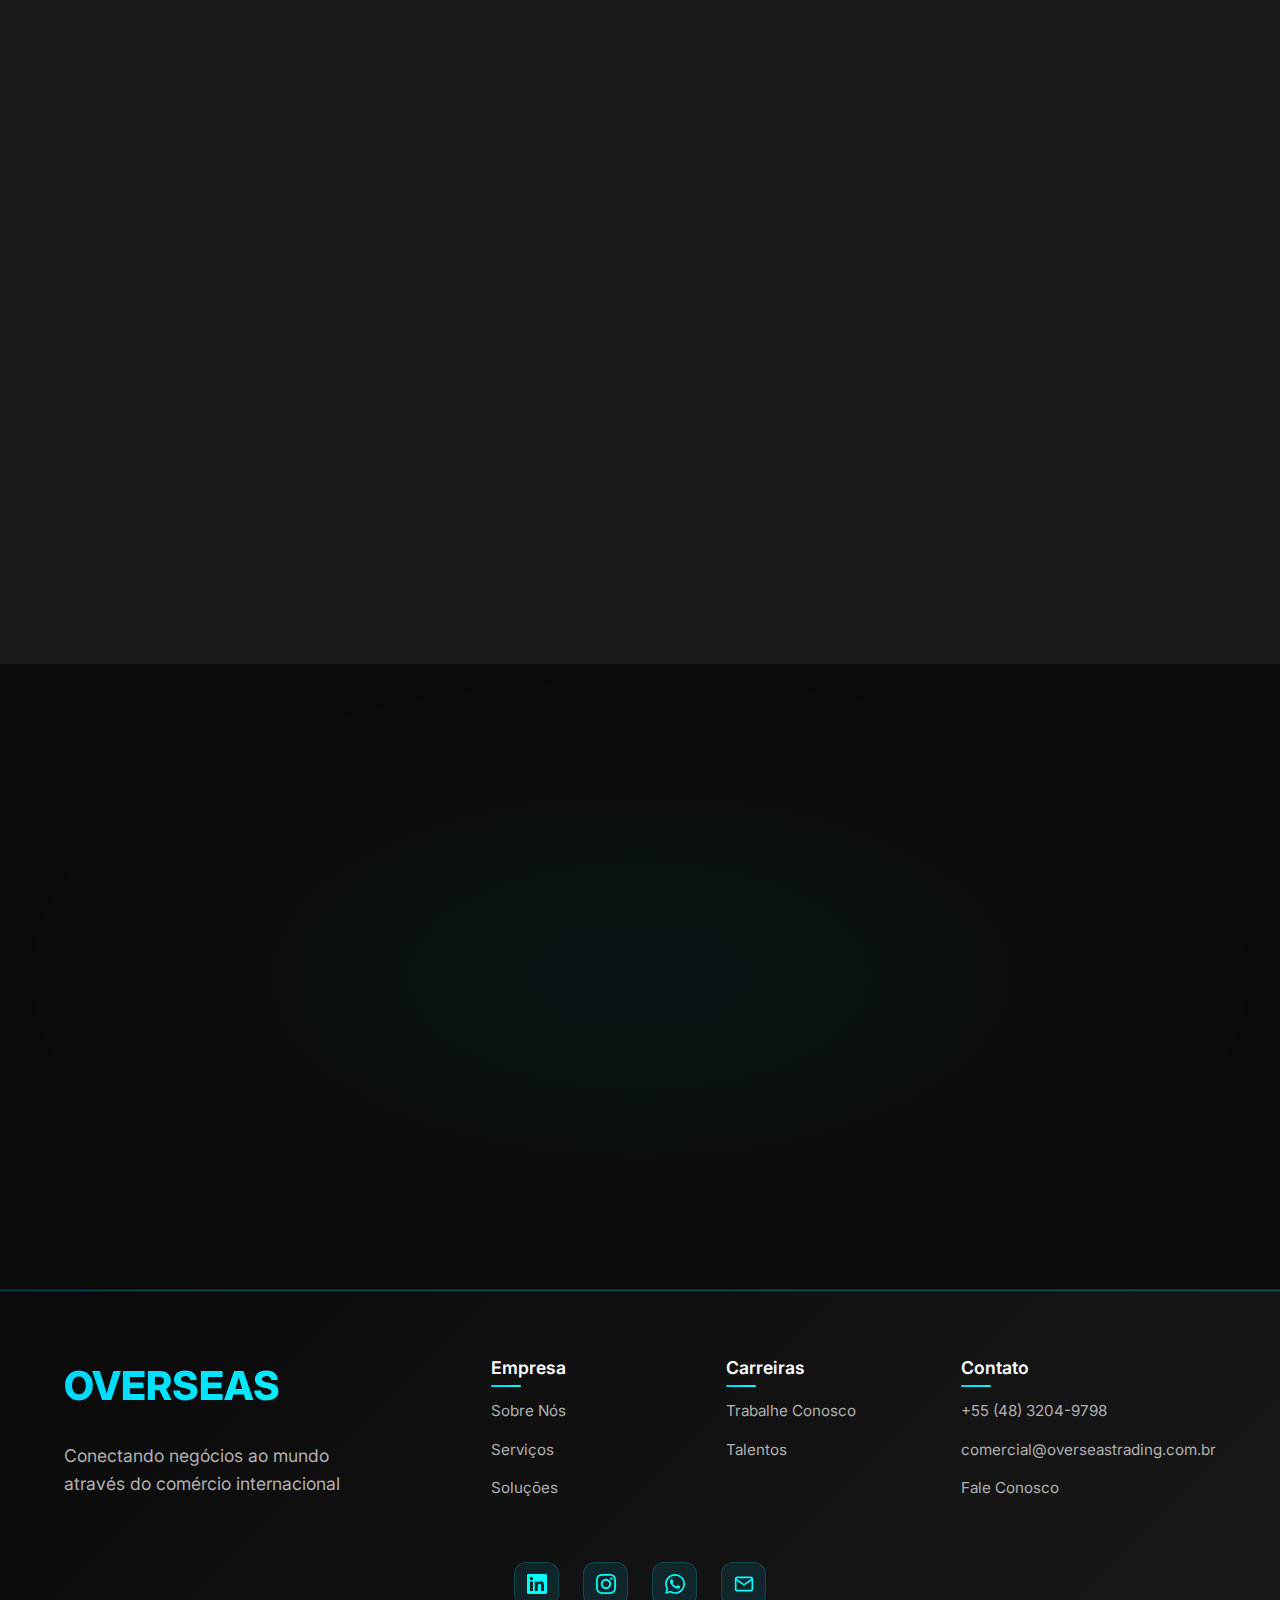
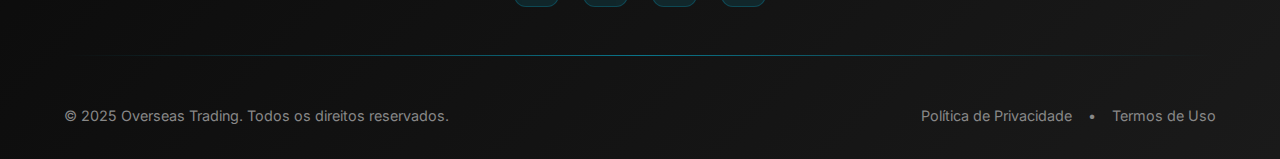
<file: parceiros.html>
<!DOCTYPE html>
<html lang="pt-BR">

<head>
    <meta charset="UTF-8">
    <meta name="viewport" content="width=device-width, initial-scale=1.0">
    <title>Parceiros | Overseas Trading - Rede Global de Especialistas</title>
    <meta name="description"
        content="Conheça nossos parceiros estratégicos: Overwine, Overcel e Egang. Uma rede global de especialistas para maximizar seus resultados no comércio exterior.">
    <meta name="keywords"
        content="parceiros overseas trading, overwine, overcel, egang, rede global, especialistas comércio exterior">

    <!-- Open Graph -->
    <meta property="og:title" content="Parceiros | Overseas Trading">
    <meta property="og:description"
        content="Rede global de parceiros estratégicos especializados em diferentes segmentos do comércio internacional.">
    <meta property="og:image" content="assets/images/og-parceiros.jpg">
    <meta property="og:url" content="https://www.overseastrading.com.br/parceiros">
    <meta property="og:type" content="website">

    <!-- Fonts -->
    <link rel="preconnect" href="https://fonts.googleapis.com">
    <link rel="preconnect" href="https://fonts.gstatic.com" crossorigin>
    <link href="https://fonts.googleapis.com/css2?family=Inter:wght@300;400;500;600;700;800&display=swap"
        rel="stylesheet">

    <!-- CSS -->
    <style>
        /* Reset e Variáveis */
        * {
            margin: 0;
            padding: 0;
            box-sizing: border-box;
        }

        :root {
            --primary-dark: #0a0a0a;
            --secondary-dark: #1a1a1a;
            --accent-blue: #00d4ff;
            --accent-cyan: #00ffff;
            --accent-green: #39ff14;
            --accent-orange: #ff8c00;
            --accent-purple: #8a2be2;
            --text-primary: #ffffff;
            --text-secondary: #b0b0b0;
            --text-muted: #888888;
            --gradient-primary: linear-gradient(135deg, #00d4ff 0%, #00ffff 100%);
            --gradient-dark: linear-gradient(135deg, #0a0a0a 0%, #1a1a1a 100%);
            --gradient-card: linear-gradient(135deg, rgba(0, 212, 255, 0.05) 0%, rgba(0, 255, 255, 0.05) 100%);
            --border-color: rgba(0, 212, 255, 0.1);
            --card-hover: rgba(0, 212, 255, 0.05);
            --font-family: 'Inter', sans-serif;
            --shadow-card: 0 10px 30px rgba(0, 0, 0, 0.3);
            --shadow-hover: 0 20px 40px rgba(0, 212, 255, 0.2);
        }

        html {
            scroll-behavior: smooth;
            overflow-x: hidden;
        }

        body {
            font-family: var(--font-family);
            background: var(--primary-dark);
            color: var(--text-primary);
            line-height: 1.6;
            overflow-x: hidden;
            width: 100%;
            max-width: 100vw;
        }

        .container {
            max-width: 1400px;
            margin: 0 auto;
            padding: 0 5%;
            width: 100%;
        }

        /* Header Placeholder */
        #overseas-header {
            height: 80px;
            background: rgba(10, 10, 10, 0.95);
            backdrop-filter: blur(20px);
            border-bottom: 1px solid var(--border-color);
            position: fixed;
            top: 0;
            width: 100%;
            z-index: 1000;
        }

        /* Main Content */
        .main-content {
            padding-top: 80px;
        }

        /* Hero Section */
        .hero-section {
            min-height: 85vh;
            display: flex;
            align-items: center;
            position: relative;
            background: radial-gradient(ellipse at center, rgba(0, 212, 255, 0.03) 0%, transparent 70%);
            width: 100%;
            overflow: hidden;
            padding: 60px 0;
        }

        .hero-content {
            text-align: center;
            width: 100%;
            max-width: 1000px;
            margin: 0 auto;
        }

        .hero-badge {
            display: inline-block;
            background: var(--gradient-primary);
            color: var(--primary-dark);
            padding: 0.5rem 1.5rem;
            border-radius: 50px;
            font-size: 0.9rem;
            font-weight: 600;
            letter-spacing: 0.5px;
            margin-bottom: 2rem;
        }

        .hero-title {
            font-size: clamp(2.5rem, 6vw, 4rem);
            font-weight: 800;
            line-height: 1.2;
            margin-bottom: 2rem;
        }

        .gradient-text {
            background: var(--gradient-primary);
            -webkit-background-clip: text;
            -webkit-text-fill-color: transparent;
            background-clip: text;
        }

        .hero-description {
            font-size: clamp(1rem, 2.5vw, 1.2rem);
            color: var(--text-secondary);
            margin-bottom: 3.5rem;
            line-height: 1.7;
            max-width: 800px;
            margin-left: auto;
            margin-right: auto;
        }

        /* Parceiros Section */
        .parceiros-section {
            padding: 8rem 0;
            background: var(--secondary-dark);
            width: 100%;
        }

        .section-header {
            text-align: center;
            margin-bottom: 4rem;
        }

        .section-title {
            font-size: clamp(2rem, 5vw, 3.5rem);
            font-weight: 700;
            margin-bottom: 1rem;
            background: var(--gradient-primary);
            -webkit-background-clip: text;
            -webkit-text-fill-color: transparent;
            background-clip: text;
        }

        .section-subtitle {
            font-size: clamp(1rem, 2.5vw, 1.2rem);
            color: var(--text-secondary);
            max-width: 600px;
            margin: 0 auto;
        }

        .parceiros-grid {
            display: grid;
            grid-template-columns: repeat(auto-fit, minmax(350px, 1fr));
            gap: 3rem;
            max-width: 1200px;
            margin: 0 auto;
        }

        .parceiro-card {
            background: var(--gradient-card);
            border: 1px solid var(--border-color);
            border-radius: 20px;
            padding: 3rem;
            text-align: center;
            transition: all 0.3s ease;
            backdrop-filter: blur(20px);
            position: relative;
            overflow: hidden;
            min-height: 400px;
            display: flex;
            flex-direction: column;
            justify-content: space-between;
        }

        .parceiro-card::before {
            content: '';
            position: absolute;
            top: 0;
            left: -100%;
            width: 100%;
            height: 100%;
            background: linear-gradient(90deg, transparent, rgba(0, 212, 255, 0.1), transparent);
            transition: left 0.5s ease;
        }

        .parceiro-card:hover::before {
            left: 100%;
        }

        .parceiro-card:hover {
            transform: translateY(-10px);
            box-shadow: var(--shadow-hover);
            border-color: var(--accent-cyan);
        }

        .parceiro-logo {
            width: 120px;
            height: 120px;
            margin: 0 auto 2rem;
            background: var(--gradient-primary);
            border-radius: 20px;
            display: flex;
            align-items: center;
            justify-content: center;
            position: relative;
            z-index: 2;
            overflow: hidden;
            padding: 15px;
        }

        .logo-image {
            width: 100%;
            height: 100%;
            object-fit: contain;
            transition: transform 0.3s ease;
        }

        .parceiro-logo.placeholder {
            font-size: 2.5rem;
            font-weight: 800;
            color: var(--primary-dark);
        }

        .parceiro-content {
            flex: 1;
            display: flex;
            flex-direction: column;
            justify-content: center;
            position: relative;
            z-index: 2;
        }

        .parceiro-name {
            font-size: clamp(1.6rem, 3vw, 2rem);
            font-weight: 700;
            margin-bottom: 1rem;
            background: var(--gradient-primary);
            -webkit-background-clip: text;
            -webkit-text-fill-color: transparent;
            background-clip: text;
        }

        .parceiro-description {
            color: var(--text-secondary);
            font-size: clamp(0.95rem, 2vw, 1rem);
            line-height: 1.7;
            margin-bottom: 2rem;
        }

        .parceiro-specialties {
            list-style: none;
            margin-bottom: 2rem;
        }

        .parceiro-specialties li {
            color: var(--text-secondary);
            margin-bottom: 0.8rem;
            padding-left: 1.5rem;
            position: relative;
            font-size: clamp(0.9rem, 2vw, 0.95rem);
        }

        .parceiro-specialties li::before {
            content: '✓';
            position: absolute;
            left: 0;
            color: var(--accent-cyan);
            font-weight: bold;
        }

        .parceiro-link {
            display: inline-flex;
            align-items: center;
            gap: 0.8rem;
            padding: 1rem 2rem;
            background: var(--gradient-primary);
            color: var(--primary-dark);
            text-decoration: none;
            border-radius: 50px;
            font-weight: 600;
            font-size: 0.95rem;
            transition: all 0.3s ease;
            margin-top: auto;
            align-self: center;
        }

        .parceiro-link:hover {
            transform: translateY(-3px);
            box-shadow: 0 15px 35px rgba(0, 212, 255, 0.4);
        }

        .parceiro-link svg {
            width: 18px;
            height: 18px;
            transition: transform 0.3s ease;
        }

        .parceiro-link:hover svg {
            transform: translateX(5px);
        }

        /* Overwine */
        .overwine-card {
            background: linear-gradient(135deg, #3B1E1E 0%, #4A2C2A 100%);
        }

        .overwine-card .parceiro-logo {
            background: linear-gradient(135deg, #5C2A2A 0%, #3B1E1E 100%);
        }

        /* Overcel */
        .overcel-card {
            background: linear-gradient(135deg, #14213D 0%, #1F2A40 100%);
        }

        .overcel-card .parceiro-logo {
            background: linear-gradient(135deg, #1B2D4F 0%, #14213D 100%);
        }

        /* Egang */
        .egang-card {
            background: linear-gradient(135deg, #0D1F1E 0%, #1E3D3A 100%);
        }

        .egang-card .parceiro-logo {
            background: linear-gradient(135deg, #173732 0%, #0D1F1E 100%);
        }

        /* Call to Action */
        .cta-section {
            padding: 8rem 0;
            background: radial-gradient(ellipse at center, rgba(0, 212, 255, 0.05) 0%, transparent 70%);
            width: 100%;
        }

        .cta-content {
            text-align: center;
            max-width: 800px;
            margin: 0 auto;
        }

        .cta-content h2 {
            font-size: clamp(2rem, 4vw, 3rem);
            font-weight: 700;
            margin-bottom: 2rem;
            background: var(--gradient-primary);
            -webkit-background-clip: text;
            -webkit-text-fill-color: transparent;
            background-clip: text;
            line-height: 1.3;
        }

        .cta-content p {
            font-size: clamp(1rem, 2.5vw, 1.2rem);
            color: var(--text-secondary);
            line-height: 1.7;
            margin-bottom: 3rem;
        }

        .cta-button {
            display: inline-flex;
            align-items: center;
            gap: 0.8rem;
            padding: 1.2rem 2.5rem;
            background: var(--gradient-primary);
            color: var(--primary-dark);
            text-decoration: none;
            border-radius: 50px;
            font-weight: 600;
            font-size: 1.1rem;
            transition: all 0.3s ease;
            position: relative;
            overflow: hidden;
        }

        .cta-button::before {
            content: '';
            position: absolute;
            top: 0;
            left: -100%;
            width: 100%;
            height: 100%;
            background: linear-gradient(90deg, transparent, rgba(255, 255, 255, 0.2), transparent);
            transition: left 0.6s ease;
        }

        .cta-button:hover::before {
            left: 100%;
        }

        .cta-button:hover {
            transform: translateY(-3px);
            box-shadow: 0 15px 40px rgba(0, 212, 255, 0.3);
        }

        /* Animations */
        @keyframes fadeInUp {
            from {
                opacity: 0;
                transform: translateY(30px);
            }

            to {
                opacity: 1;
                transform: translateY(0);
            }
        }

        .fade-in-up {
            animation: fadeInUp 0.8s ease forwards;
        }

        /* Responsive Design */
        @media (max-width: 1024px) {
            .parceiros-grid {
                grid-template-columns: repeat(auto-fit, minmax(300px, 1fr));
                gap: 2rem;
            }
        }

        @media (max-width: 768px) {
            .hero-section {
                min-height: 80vh;
                padding: 40px 0;
            }

            .parceiros-section {
                padding: 4rem 0;
            }

            .parceiros-grid {
                grid-template-columns: 1fr;
                gap: 1.5rem;
            }

            .parceiro-card {
                padding: 2rem;
                min-height: 350px;
            }

            .cta-section {
                padding: 4rem 0;
            }
        }

        @media (max-width: 480px) {
            .hero-section {
                padding: 30px 0;
            }

            .parceiro-card {
                padding: 1.5rem;
                min-height: 320px;
            }

            .parceiro-logo {
                width: 100px;
                height: 100px;
                margin-bottom: 1.5rem;
                padding: 12px;
            }

            .logo-image {
                width: 100%;
                height: 100%;
            }
        }

        /* Performance optimizations */
        .parceiro-card {
            will-change: transform;
        }

        /* Accessibility */
        @media (prefers-reduced-motion: reduce) {
            * {
                animation-duration: 0.01ms !important;
                animation-iteration-count: 1 !important;
                transition-duration: 0.01ms !important;
            }
        }

        .parceiro-link:focus {
            outline: 2px solid var(--accent-cyan);
            outline-offset: 2px;
        }

        /* Print styles */
        @media print {
            .hero-section,
            .cta-section {
                background: white !important;
                color: black !important;
            }

            .gradient-text {
                color: black !important;
                -webkit-text-fill-color: black !important;
            }
        }
    </style>

    <!-- Favicon -->
    <link rel="icon" href="assets/images/favicon.ico">
</head>

<body>
    <!-- Header Container -->
    <div id="overseas-header"></div>

    <!-- Main Content -->
    <main class="main-content">
        <!-- Hero Section -->
        <section class="hero-section">
            <div class="container">
                <div class="hero-content fade-in-up">
                    <span class="hero-badge">NOSSOS PARCEIROS</span>
                    <h1 class="hero-title">
                        Rede Global de
                        <span class="gradient-text">Especialistas</span>
                    </h1>
                    <p class="hero-description">
                        Conectamos você aos melhores especialistas em diferentes segmentos do comércio internacional.
                        Nossos parceiros estratégicos ampliam nossas capacidades e garantem soluções completas para seu
                        negócio.
                    </p>
                </div>
            </div>
        </section>

        <!-- Parceiros Section -->
        <section class="parceiros-section">
            <div class="container">
                <div class="section-header fade-in-up">
                    <h2 class="section-title">Nossos Parceiros Estratégicos</h2>
                    <p class="section-subtitle">Especialistas reconhecidos que complementam nossa expertise e expandem
                        nossas possibilidades</p>
                </div>

                <div class="parceiros-grid">
                    <!-- Overwine -->
                    <div class="parceiro-card overwine-card fade-in-up">
                        <div class="parceiro-logo">
                            <img src="assets/images/overwine.png" alt="Overwine Logo" class="logo-image">
                        </div>
                        <div class="parceiro-content">
                            <h3 class="parceiro-name">Overwine</h3>
                            <p class="parceiro-description">
                                Especialista em importação e distribuição de vinhos e bebidas premium.
                                Expertise em legislação específica do setor e relacionamento com principais
                                produtores internacionais.
                            </p>
                            <ul class="parceiro-specialties">
                                <li>Importação de vinhos e bebidas</li>
                                <li>Análise de qualidade e certificação</li>
                                <li>Distribuição especializada</li>
                                <li>Compliance regulatório do setor</li>
                            </ul>
                            <a href="https://overwine.com.br/" class="parceiro-link" target="_blank" rel="noopener">
                                <span>Visite o Site</span>
                                <svg viewBox="0 0 24 24" fill="none" stroke="currentColor" stroke-width="2">
                                    <path d="M7 17L17 7" />
                                    <path d="M7 7h10v10" />
                                </svg>
                            </a>
                        </div>
                    </div>

                    <!-- Overcel -->
                    <div class="parceiro-card overcel-card fade-in-up">
                        <div class="parceiro-logo">
                            <img src="assets/images/overcel-logo.png" alt="Overcel Logo" class="logo-image">
                        </div>
                        <div class="parceiro-content">
                            <h3 class="parceiro-name">Overcel</h3>
                            <p class="parceiro-description">
                                Importadora e distribuidora de células de bateria 18650, com operação direta via
                                WhatsApp para B2C e revendas. Oferece importação direta da Ásia, garantia de qualidade,
                                preços competitivos e suporte técnico especializado.
                            </p>
                            <ul class="parceiro-specialties">
                                <li>Células de bateria modelo 18650</li>
                                <li>Importação direta com preço competitivo</li>
                                <li>Suporte técnico para revendas</li>
                                <li>Atendimento via WhatsApp</li>
                            </ul>
                            <a href="https://www.overcel.com.br/" class="parceiro-link" target="_blank" rel="noopener">
                                <span>Visite o Site</span>
                                <svg viewBox="0 0 24 24" fill="none" stroke="currentColor" stroke-width="2">
                                    <path d="M7 17L17 7" />
                                    <path d="M7 7h10v10" />
                                </svg>
                            </a>
                        </div>
                    </div>

                    <!-- Egang -->
                    <div class="parceiro-card egang-card fade-in-up">
                        <div class="parceiro-logo">
                            <img src="assets/images/overcel.png" alt="Egang Logo" class="logo-image">
                        </div>
                        <div class="parceiro-content">
                            <h3 class="parceiro-name">Egang</h3>
                            <p class="parceiro-description">
                                Marca de mobilidade elétrica, focada em patinetes e scooters elétricos urbanos. Oferece
                                soluções sustentáveis de micromobilidade, com design moderno, autonomia inteligente e
                                atendimento nacional.
                            </p>
                            <ul class="parceiro-specialties">
                                <li>Scooters e patinetes elétricos</li>
                                <li>Micromobilidade urbana sustentável</li>
                                <li>Design moderno e autonomia inteligente</li>
                                <li>Atendimento e suporte nacional</li>
                            </ul>
                            <a href="https://egang.com.br/" class="parceiro-link" target="_blank" rel="noopener">
                                <span>Visite o Site</span>
                                <svg viewBox="0 0 24 24" fill="none" stroke="currentColor" stroke-width="2">
                                    <path d="M7 17L17 7" />
                                    <path d="M7 7h10v10" />
                                </svg>
                            </a>
                        </div>
                    </div>
                </div>
            </div>
        </section>

        <!-- Call to Action -->
        <section class="cta-section">
            <div class="container">
                <div class="cta-content fade-in-up">
                    <h2>Interessado em conhecer nossos parceiros?</h2>
                    <p>
                        Nossa rede de parceiros estratégicos está pronta para oferecer soluções
                        especializadas para seu negócio. Vamos conectá-lo aos especialistas certos
                        para maximizar seus resultados.
                    </p>
                    <a href="https://wa.me/554832049798?text=Olá! Gostaria de conhecer mais sobre os parceiros da Overseas Trading."
                        class="cta-button" target="_blank" rel="noopener">
                        <span>Falar com Nossa Equipe</span>
                        <svg width="20" height="20" viewBox="0 0 24 24" fill="none" stroke="currentColor"
                            stroke-width="2">
                            <path d="M7 17L17 7" />
                            <path d="M7 7h10v10" />
                        </svg>
                    </a>
                </div>
            </div>
        </section>
    </main>

    <!-- Footer Container -->
    <div id="overseas-footer"></div>

    <!-- Scripts -->
    <script>
        // Simple animations and interactions
        document.addEventListener('DOMContentLoaded', function () {
            // Smooth scroll for internal links
            document.querySelectorAll('a[href^="#"]').forEach(anchor => {
                anchor.addEventListener('click', function (e) {
                    e.preventDefault();
                    const target = document.querySelector(this.getAttribute('href'));
                    if (target) {
                        target.scrollIntoView({
                            behavior: 'smooth',
                            block: 'start'
                        });
                    }
                });
            });

            // Card hover effects
            const cards = document.querySelectorAll('.parceiro-card');
            cards.forEach(card => {
                card.addEventListener('mouseenter', function () {
                    this.style.transform = 'translateY(-10px)';

                    // Animar logo
                    const logoImg = this.querySelector('.logo-image');
                    if (logoImg) {
                        logoImg.style.transform = 'scale(1.1) rotate(5deg)';
                    }
                });

                card.addEventListener('mouseleave', function () {
                    this.style.transform = 'translateY(0)';

                    // Resetar logo
                    const logoImg = this.querySelector('.logo-image');
                    if (logoImg) {
                        logoImg.style.transform = 'scale(1) rotate(0deg)';
                    }
                });
            });

            // Intersection Observer for animations
            const observerOptions = {
                threshold: 0.1,
                rootMargin: '0px 0px -50px 0px'
            };

            const observer = new IntersectionObserver((entries) => {
                entries.forEach(entry => {
                    if (entry.isIntersecting) {
                        entry.target.style.opacity = '1';
                        entry.target.style.transform = 'translateY(0)';
                        observer.unobserve(entry.target);
                    }
                });
            }, observerOptions);

            // Observe elements for animation
            document.querySelectorAll('.fade-in-up').forEach(el => {
                el.style.opacity = '0';
                el.style.transform = 'translateY(30px)';
                el.style.transition = 'all 0.8s ease';
                observer.observe(el);
            });

            // Button hover effects
            const buttons = document.querySelectorAll('.parceiro-link, .cta-button');
            buttons.forEach(button => {
                button.addEventListener('mouseenter', function () {
                    this.style.transform = 'translateY(-3px)';
                });

                button.addEventListener('mouseleave', function () {
                    this.style.transform = 'translateY(0)';
                });
            });

            console.log('🌊 Página Parceiros da Overseas Trading carregada com sucesso!');
            console.log('🤝 Parceiros: Overwine, Overcel e Egang');
        });
    </script>

    <!-- Load Overseas Components if available -->
    <script>
        // Try to load overseas components
        if (typeof OverseasComponents !== 'undefined') {
            OverseasComponents.init({
                activePage: 'parceiros',
                title: 'Parceiros - Rede Global de Especialistas',
                description: 'Conheça nossos parceiros estratégicos: Overwine, Overcel e Egang. Uma rede global de especialistas para maximizar seus resultados.',
                whatsappMessage: 'Olá! Gostaria de conhecer mais sobre os parceiros da Overseas Trading.',
                canonical: 'https://www.overseastrading.com.br/parceiros'
            });
        }
    </script>

    <!-- Scripts -->
    <script src="assets/js/overseas-components.js"></script>
</body>

</html>
</file>
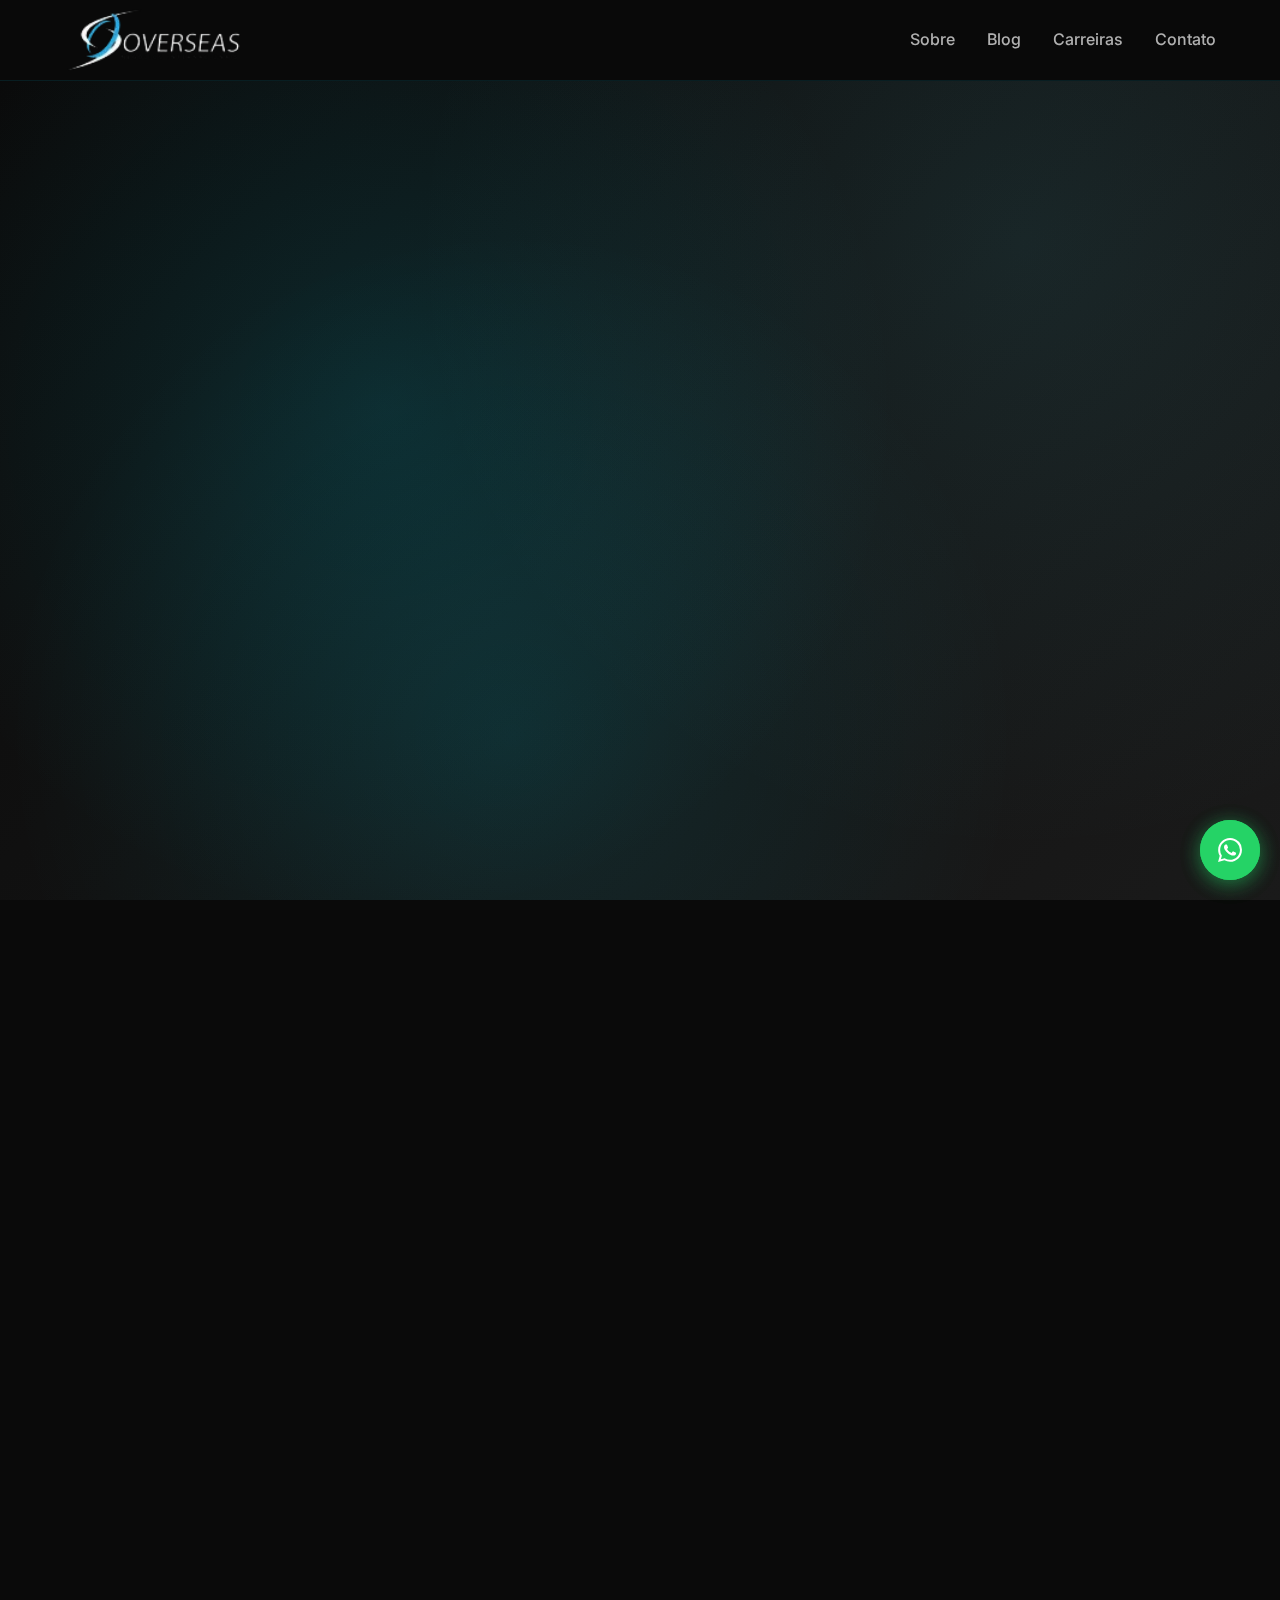
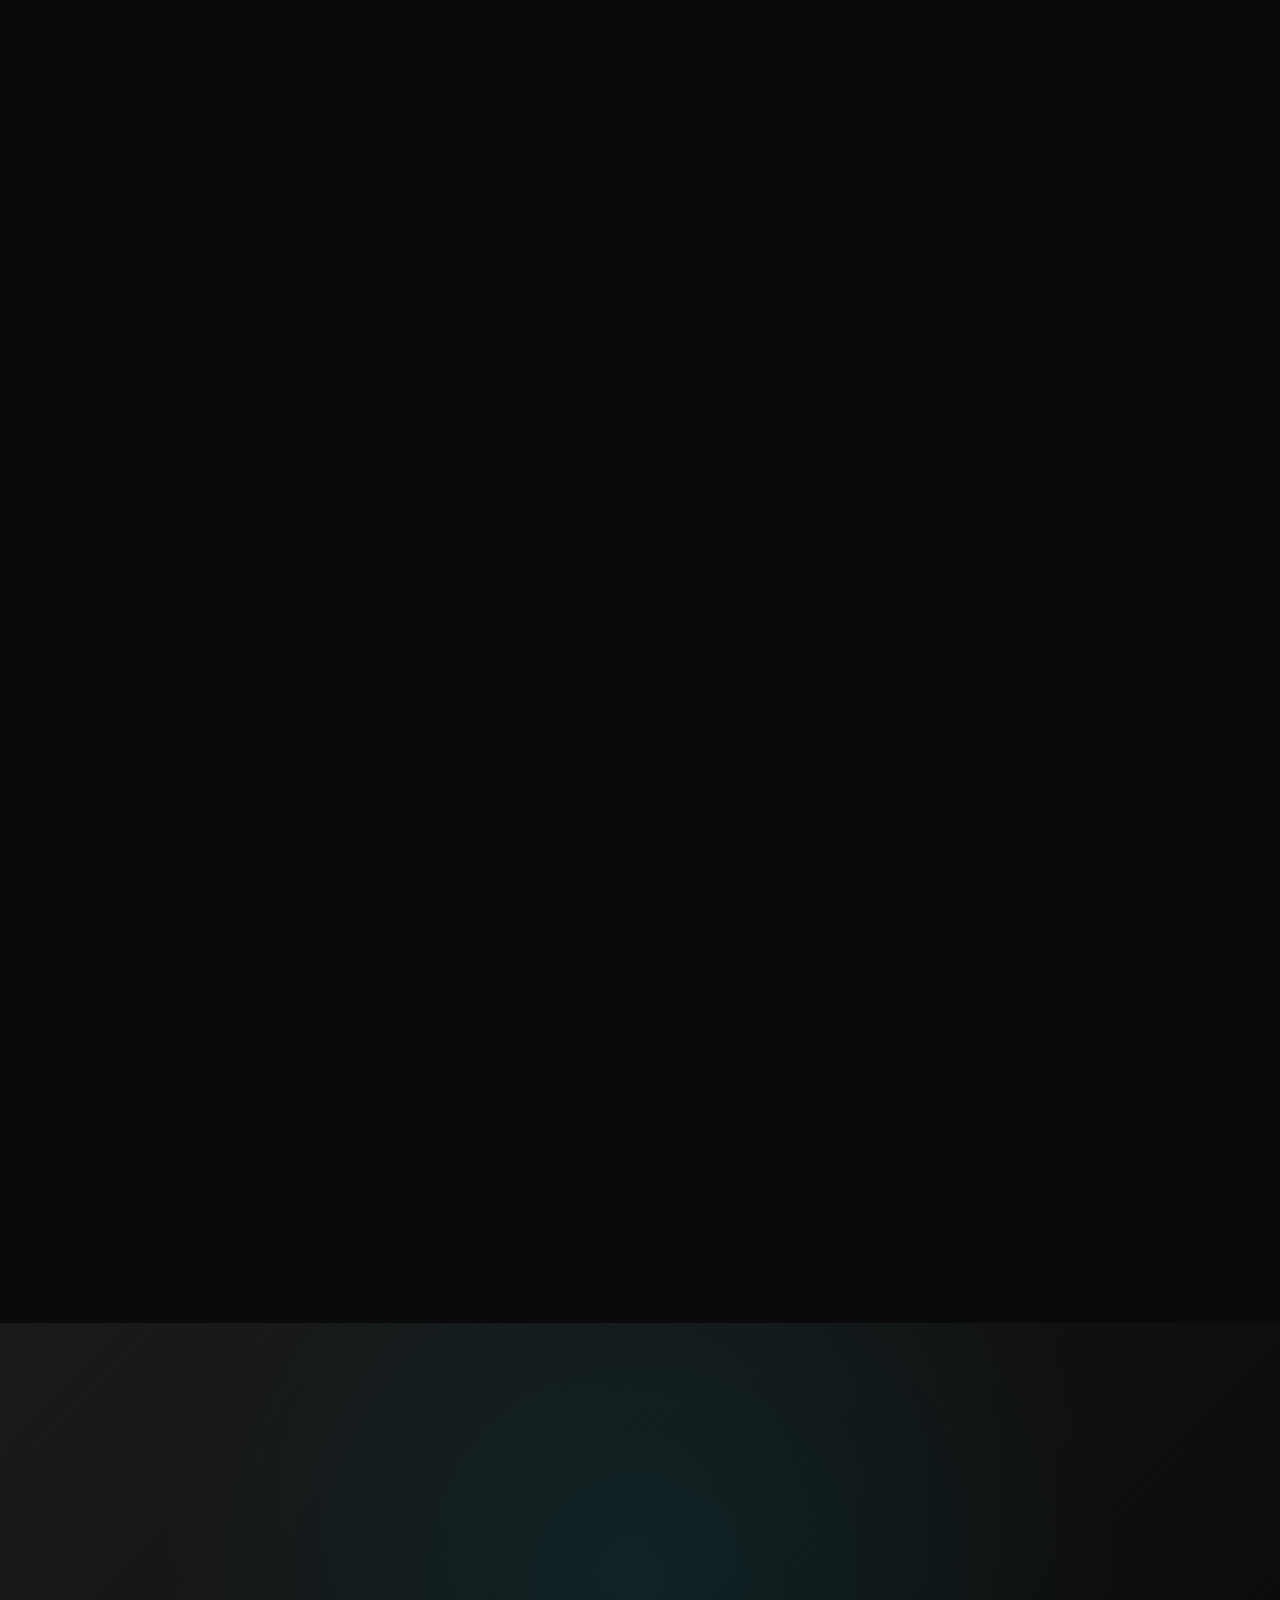
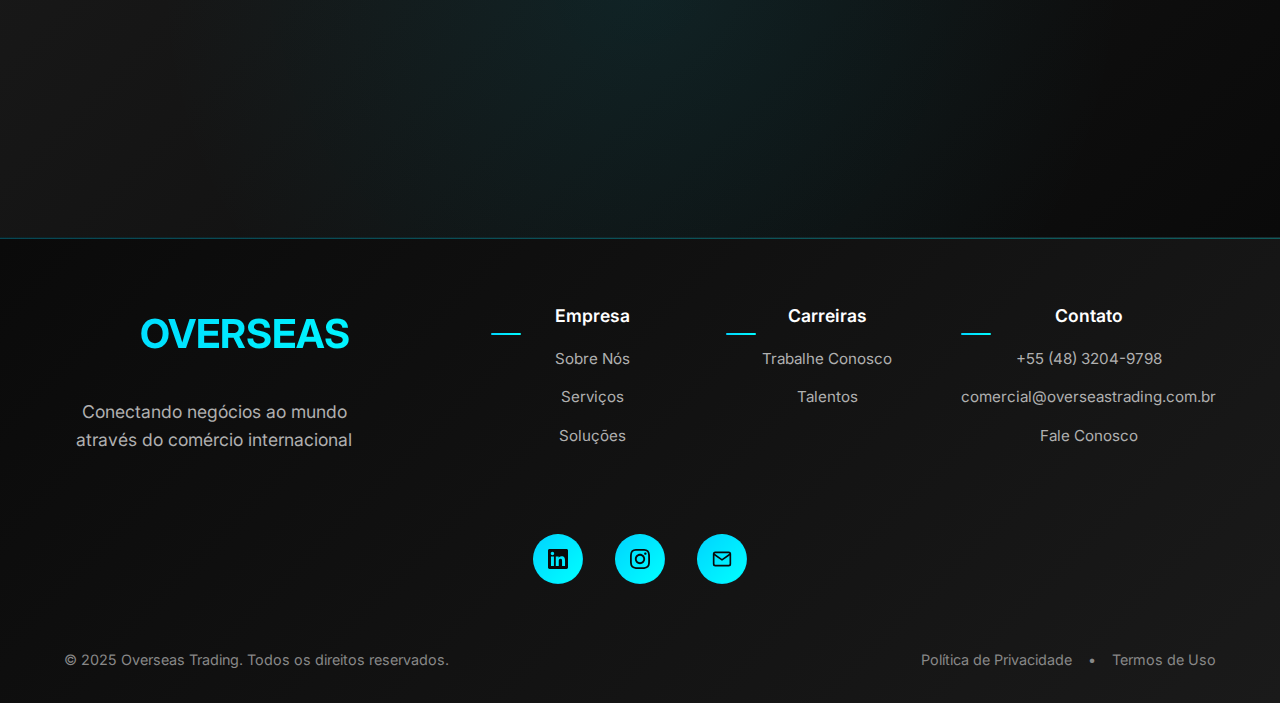
<file: servicos.html>
<!DOCTYPE html>
<html lang="pt-BR">

<head>
    <meta charset="UTF-8">
    <meta name="viewport" content="width=device-width, initial-scale=1.0">
    <title>Serviços - Overseas Trading</title>

    <!-- Meta Tags SEO -->
    <meta name="description"
        content="Conheça os serviços especializados da Overseas Trading: Trading Internacional, Despacho Aduaneiro, Consultoria Tributária e muito mais.">
    <meta name="keywords"
        content="trading internacional, despacho aduaneiro, consultoria tributária, logística, comércio exterior">

    <!-- Open Graph -->
    <meta property="og:title" content="Serviços - Overseas Trading">
    <meta property="og:description" content="Soluções completas em comércio exterior há mais de 25 anos">
    <meta property="og:type" content="website">

    <!-- Favicon -->
    <link rel="icon" type="image/png" href="assets/images/logo.png">

    <!-- Google Fonts -->
    <link rel="preconnect" href="https://fonts.googleapis.com">
    <link rel="preconnect" href="https://fonts.gstatic.com" crossorigin>
    <link href="https://fonts.googleapis.com/css2?family=Inter:wght@300;400;500;600;700&display=swap" rel="stylesheet">

    <!-- AOS Library -->
    <link href="https://unpkg.com/aos@2.3.1/dist/aos.css" rel="stylesheet">

    <!-- CSS Files -->
    <link rel="stylesheet" href="assets/css/main.css">
    <link rel="stylesheet" href="assets/css/servicos.css">
</head>

<body>
    <!-- Header será carregado via JavaScript -->
    <header id="overseas-header"></header>

    <!-- Main Content -->
    <main>
        <!-- Hero Section -->
        <section class="hero-section">
            <div class="container">
                <!-- Badge -->
                <div class="badge-container" data-aos="fade-up">
                    <span class="badge">NOSSAS SOLUÇÕES</span>
                </div>

                <!-- Main Title -->
                <div class="hero-content" data-aos="fade-up" data-aos-delay="200">
                    <h1 class="hero-title">
                        Serviços Especializados em
                        <span class="gradient-text">Comércio Exterior</span>
                        com excelência comprovada
                    </h1>
                    <p class="hero-description">
                        Oferecemos soluções completas e personalizadas para conectar sua empresa aos mercados globais
                        com segurança, eficiência e resultados comprovados há mais de 25 anos.
                    </p>
                </div>

                <!-- Stats Cards -->
                <div class="stats-grid" data-aos="fade-up" data-aos-delay="400">
                    <div class="stat-card">
                        <div class="stat-icon">🌍</div>
                        <div class="stat-content">
                            <h3>Presença Global</h3>
                            <p>Entregues onde for preciso</p>
                        </div>
                    </div>
                    <div class="stat-card">
                        <div class="stat-icon">⚡</div>
                        <div class="stat-content">
                            <h3>99% Eficiência</h3>
                            <p>Taxa de sucesso em operações</p>
                        </div>
                    </div>
                    <div class="stat-card">
                        <div class="stat-icon">🎯</div>
                        <div class="stat-content">
                            <h3>Soluções Personalizadas</h3>
                            <p>Adaptadas ao seu negócio</p>
                        </div>
                    </div>
                </div>
            </div>
        </section>

        <!-- Services Section -->
        <section class="services-section">
            <div class="container">
                <div class="section-header" data-aos="fade-up">
                    <h2 class="section-title">Nossos Serviços</h2>
                    <p class="section-description">
                        Soluções integradas que cobrem todas as etapas do seu comércio internacional
                    </p>
                </div>

                <div class="services-grid">
                    <!-- Service Card 1 -->
                    <div class="service-card" data-aos="fade-up" data-aos-delay="100">
                        <div class="service-icon">
                            <svg viewBox="0 0 24 24" fill="none" xmlns="http://www.w3.org/2000/svg">
                                <circle cx="12" cy="12" r="10" stroke="currentColor" stroke-width="2" />
                                <path
                                    d="M12 2a15.3 15.3 0 0 1 4 10 15.3 15.3 0 0 1-4 10 15.3 15.3 0 0 1-4-10 15.3 15.3 0 0 1 4-10z"
                                    stroke="currentColor" stroke-width="2" />
                                <path d="M2 12h20" stroke="currentColor" stroke-width="2" />
                            </svg>
                        </div>
                        <h3 class="service-title">Trading Internacional</h3>
                        <p class="service-description">
                            Análise detalhada da NCM, orientação estratégica para regimes aduaneiros especiais e suporte
                            completo no processo de importação e exportação.
                        </p>
                        <ul class="service-features">
                            <li>Negociação com fornecedores globais</li>
                            <li>Gestão de contratos internacionais</li>
                            <li>Análise de mercado e viabilidade</li>
                            <li>Suporte em múltiplos idiomas</li>
                        </ul>
                    </div>

                    <!-- Service Card 2 -->
                    <div class="service-card" data-aos="fade-up" data-aos-delay="200">
                        <div class="service-icon">
                            <svg viewBox="0 0 24 24" fill="none" xmlns="http://www.w3.org/2000/svg">
                                <rect x="2" y="3" width="20" height="14" rx="2" ry="2" stroke="currentColor"
                                    stroke-width="2" />
                                <line x1="8" y1="21" x2="16" y2="21" stroke="currentColor" stroke-width="2" />
                                <line x1="12" y1="17" x2="12" y2="21" stroke="currentColor" stroke-width="2" />
                                <path d="M7 10h10" stroke="currentColor" stroke-width="2" />
                                <path d="M7 13h6" stroke="currentColor" stroke-width="2" />
                            </svg>
                        </div>
                        <h3 class="service-title">Análise criteriosa da descrição dos produtos</h3>
                        <p class="service-description">
                            Classificação fiscal precisa, desembaraço aduaneiro eficiente e consultoria em
                            regimes especiais como Drawback, Ex-Tarifário e Zona Franca.
                        </p>
                        <ul class="service-features">
                            <li>Sugestão de classificação fiscal com foco em resultado</li>
                            <li>Assessoria especializada para o sucesso no desembaraço</li>
                            <li>Estratégias de otimização tributária</li>
                            <li>Alinhamento com as normas e regulamentações vigentes</li>
                        </ul>
                    </div>

                    <!-- Service Card 3 -->
                    <div class="service-card" data-aos="fade-up" data-aos-delay="300">
                        <div class="service-icon">
                            <svg viewBox="0 0 24 24" fill="none" xmlns="http://www.w3.org/2000/svg">
                                <path d="M12 2L2 7l10 5 10-5-10-5z" stroke="currentColor" stroke-width="2" />
                                <path d="M2 17l10 5 10-5" stroke="currentColor" stroke-width="2" />
                                <path d="M2 12l10 5 10-5" stroke="currentColor" stroke-width="2" />
                            </svg>
                        </div>
                        <h3 class="service-title">Consultoria Tributária</h3>
                        <p class="service-description">
                            Planejamento fiscal estratégico, análise de ICMS-ST, aproveitamento de incentivos
                            federais e otimização da carga tributária em operações internacionais.
                        </p>
                        <ul class="service-features">
                            <li>Planejamento tributário internacional</li>
                            <li>Análise de ICMS-ST</li>
                            <li>Incentivos fiscais federais</li>
                            <li>Recuperação de créditos</li>
                        </ul>
                    </div>

                    <!-- Service Card 4 -->
                    <div class="service-card" data-aos="fade-up" data-aos-delay="400">
                        <div class="service-icon">
                            <svg viewBox="0 0 24 24" fill="none" xmlns="http://www.w3.org/2000/svg">
                                <path
                                    d="M21 16V8a2 2 0 0 0-1-1.73l-7-4a2 2 0 0 0-2 0l-7 4A2 2 0 0 0 3 8v8a2 2 0 0 0 1 1.73l7 4a2 2 0 0 0 2 0l7-4A2 2 0 0 0 21 16z"
                                    stroke="currentColor" stroke-width="2" />
                                <polyline points="3.27,6.96 12,12.01 20.73,6.96" stroke="currentColor"
                                    stroke-width="2" />
                                <line x1="12" y1="22.08" x2="12" y2="12" stroke="currentColor" stroke-width="2" />
                            </svg>
                        </div>
                        <h3 class="service-title">Soluções Logísticas</h3>
                        <p class="service-description">
                            Transporte multimodal integrado, armazenagem estratégica e gestão completa
                            da cadeia logística internacional com rastreamento em tempo real.
                        </p>
                        <ul class="service-features">
                            <li>Transporte multimodal</li>
                            <li>Armazenagem e distribuição</li>
                            <li>Gestão de cadeia de suprimentos</li>
                            <li>Rastreamento em tempo real</li>
                        </ul>
                    </div>

                    <!-- Service Card 5 -->
                    <div class="service-card" data-aos="fade-up" data-aos-delay="500">
                        <div class="service-icon">
                            <svg viewBox="0 0 24 24" fill="none" xmlns="http://www.w3.org/2000/svg">
                                <rect x="2" y="2" width="20" height="20" rx="2.18" ry="2.18" stroke="currentColor"
                                    stroke-width="2" />
                                <line x1="7" y1="2" x2="7" y2="22" stroke="currentColor" stroke-width="2" />
                                <line x1="17" y1="2" x2="17" y2="22" stroke="currentColor" stroke-width="2" />
                                <line x1="2" y1="12" x2="22" y2="12" stroke="currentColor" stroke-width="2" />
                                <line x1="2" y1="7" x2="7" y2="7" stroke="currentColor" stroke-width="2" />
                                <line x1="2" y1="17" x2="7" y2="17" stroke="currentColor" stroke-width="2" />
                                <line x1="17" y1="17" x2="22" y2="17" stroke="currentColor" stroke-width="2" />
                                <line x1="17" y1="7" x2="22" y2="7" stroke="currentColor" stroke-width="2" />
                            </svg>
                        </div>
                        <h3 class="service-title">Tecnologia e Plataforma Digital</h3>
                        <p class="service-description">
                            Portal exclusivo para clientes, integração com sistemas ERP, APIs customizadas
                            e ferramentas digitais para total transparência e controle das operações.
                        </p>
                        <ul class="service-features">
                            <li>Portal do cliente personalizado</li>
                            <li>Integração com ERP</li>
                            <li>APIs para automação</li>
                            <li>Relatórios e dashboards</li>
                        </ul>
                    </div>

                    <!-- Service Card 6 -->
                    <div class="service-card" data-aos="fade-up" data-aos-delay="600">
                        <div class="service-icon">
                            <svg viewBox="0 0 24 24" fill="none" xmlns="http://www.w3.org/2000/svg">
                                <circle cx="12" cy="12" r="3" stroke="currentColor" stroke-width="2" />
                                <path
                                    d="M19.4 15a1.65 1.65 0 0 0 .33 1.82l.06.06a2 2 0 0 1 0 2.83 2 2 0 0 1-2.83 0l-.06-.06a1.65 1.65 0 0 0-1.82-.33 1.65 1.65 0 0 0-1 1.51V21a2 2 0 0 1-2 2 2 2 0 0 1-2-2v-.09A1.65 1.65 0 0 0 9 19.4a1.65 1.65 0 0 0-1.82.33l-.06.06a2 2 0 0 1-2.83 0 2 2 0 0 1 0-2.83l.06-.06a1.65 1.65 0 0 0 .33-1.82 1.65 1.65 0 0 0-1.51-1H3a2 2 0 0 1-2-2 2 2 0 0 1 2-2h.09A1.65 1.65 0 0 0 4.6 9a1.65 1.65 0 0 0-.33-1.82l-.06-.06a2 2 0 0 1 0-2.83 2 2 0 0 1 2.83 0l.06.06a1.65 1.65 0 0 0 1.82.33H9a1.65 1.65 0 0 0 1-1.51V3a2 2 0 0 1 2-2 2 2 0 0 1 2 2v.09a1.65 1.65 0 0 0 1 1.51 1.65 1.65 0 0 0 1.82-.33l.06-.06a2 2 0 0 1 2.83 0 2 2 0 0 1 0 2.83l-.06.06a1.65 1.65 0 0 0-.33 1.82V9a1.65 1.65 0 0 0 1.51 1H21a2 2 0 0 1 2 2 2 2 0 0 1-2 2h-.09a1.65 1.65 0 0 0-1.51 1z"
                                    stroke="currentColor" stroke-width="2" />
                            </svg>
                        </div>
                        <h3 class="service-title">Projetos Sob Medida</h3>
                        <p class="service-description">
                            Consultoria especializada para setores específicos como farmacêutico, automotivo
                            e industrial, com soluções customizadas para cada necessidade empresarial.
                        </p>
                        <ul class="service-features">
                            <li>Consultoria setorial especializada</li>
                            <li>Projetos de expansão internacional</li>
                            <li>Due diligence comercial</li>
                            <li>Estruturação de operações complexas</li>
                        </ul>
                    </div>
                </div>
            </div>
        </section>

        <!-- CTA Section -->
        <section class="cta-section">
            <div class="container">
                <div class="cta-content" data-aos="fade-up">
                    <h2 class="cta-title">Pronto para expandir seus negócios?</h2>
                    <p class="cta-description">
                        Entre em contato conosco e descubra como podemos acelerar
                        seu crescimento no mercado internacional.
                    </p>
                    <div class="cta-buttons">
                        <a href="index.html#contact" class="btn btn-primary">
                            Solicitar Orçamento
                        </a>
                        <a href="sobre.html" class="btn btn-secondary">
                            Conhecer a Empresa
                        </a>
                    </div>
                </div>

                <!-- Floating Elements -->
                <div class="floating-elements">
                    <div class="floating-icon" data-aos="fade-up" data-aos-delay="200">📊</div>
                    <div class="floating-icon" data-aos="fade-up" data-aos-delay="400">🚢</div>
                    <div class="floating-icon" data-aos="fade-up" data-aos-delay="600">💼</div>
                </div>
            </div>
        </section>
    </main>

    <!-- Footer Container -->
    <div id="overseas-footer"></div>

    <!-- Back to Top Button -->
    <button id="back-to-top" class="back-to-top-btn" aria-label="Voltar ao topo">
        <svg viewBox="0 0 24 24" fill="none" stroke="currentColor" stroke-width="2">
            <path d="M12 19V6M5 12l7-7 7 7" />
        </svg>
    </button>

    <!-- WhatsApp Button SEMPRE VISÍVEL -->
    <a href="https://wa.me/5519999999999" class="whatsapp-btn" target="_blank" rel="noopener noreferrer"
        aria-label="Falar no WhatsApp"
        style="display: flex !important; opacity: 1 !important; visibility: visible !important;">
        <svg viewBox="0 0 24 24" fill="currentColor">
            <path
                d="M17.472 14.382c-.297-.149-1.758-.867-2.03-.967-.273-.099-.471-.148-.67.15-.197.297-.767.966-.94 1.164-.173.199-.347.223-.644.075-.297-.15-1.255-.463-2.39-1.475-.883-.788-1.48-1.761-1.653-2.059-.173-.297-.018-.458.13-.606.134-.133.298-.347.446-.52.149-.174.198-.298.298-.497.099-.198.05-.371-.025-.52-.075-.149-.669-1.612-.916-2.207-.242-.579-.487-.5-.669-.51-.173-.008-.371-.01-.57-.01-.198 0-.52.074-.792.372-.272.297-1.04 1.016-1.04 2.479 0 1.462 1.065 2.875 1.213 3.074.149.198 2.096 3.2 5.077 4.487.709.306 1.262.489 1.694.625.712.227 1.36.195 1.871.118.571-.085 1.758-.719 2.006-1.413.248-.694.248-1.289.173-1.413-.074-.124-.272-.198-.57-.347m-5.421 7.403h-.004a9.87 9.87 0 01-5.031-1.378l-.361-.214-3.741.982.998-3.648-.235-.374a9.86 9.86 0 01-1.51-5.26c.001-5.45 4.436-9.884 9.888-9.884 2.64 0 5.122 1.03 6.988 2.898a9.825 9.825 0 012.893 6.994c-.003 5.45-4.437 9.884-9.885 9.884m8.413-18.297A11.815 11.815 0 0012.05 0C5.495 0 .16 5.335.157 11.892c0 2.096.547 4.142 1.588 5.945L.057 24l6.305-1.654a11.882 11.882 0 005.683 1.448h.005c6.554 0 11.89-5.335 11.893-11.893A11.821 11.821 0 0020.885 3.588z" />
        </svg>
    </a>

    <!-- JavaScript Files -->
    <script src="https://unpkg.com/aos@2.3.1/dist/aos.js"></script>
    <script src="assets/js/overseas-components.js"></script>
    <script src="assets/js/servicos.js"></script>
</body>

</html>
</file>
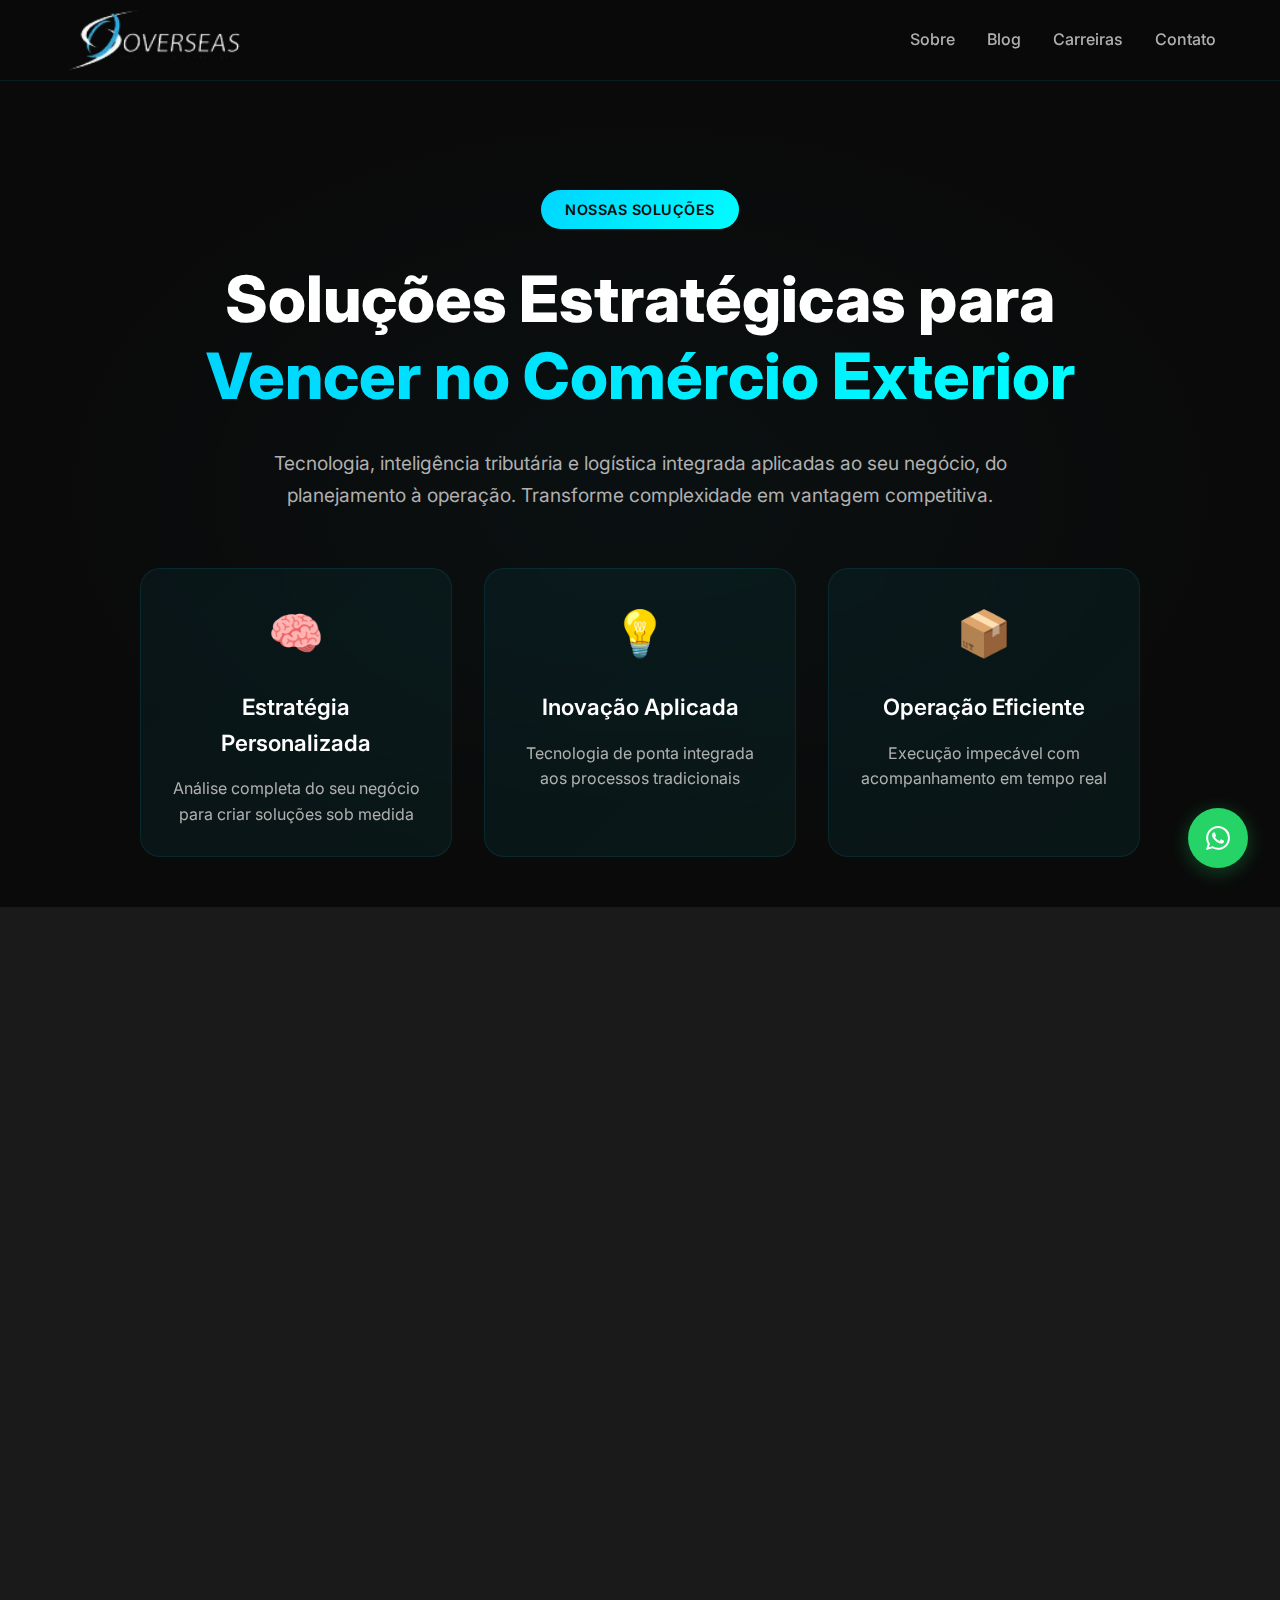
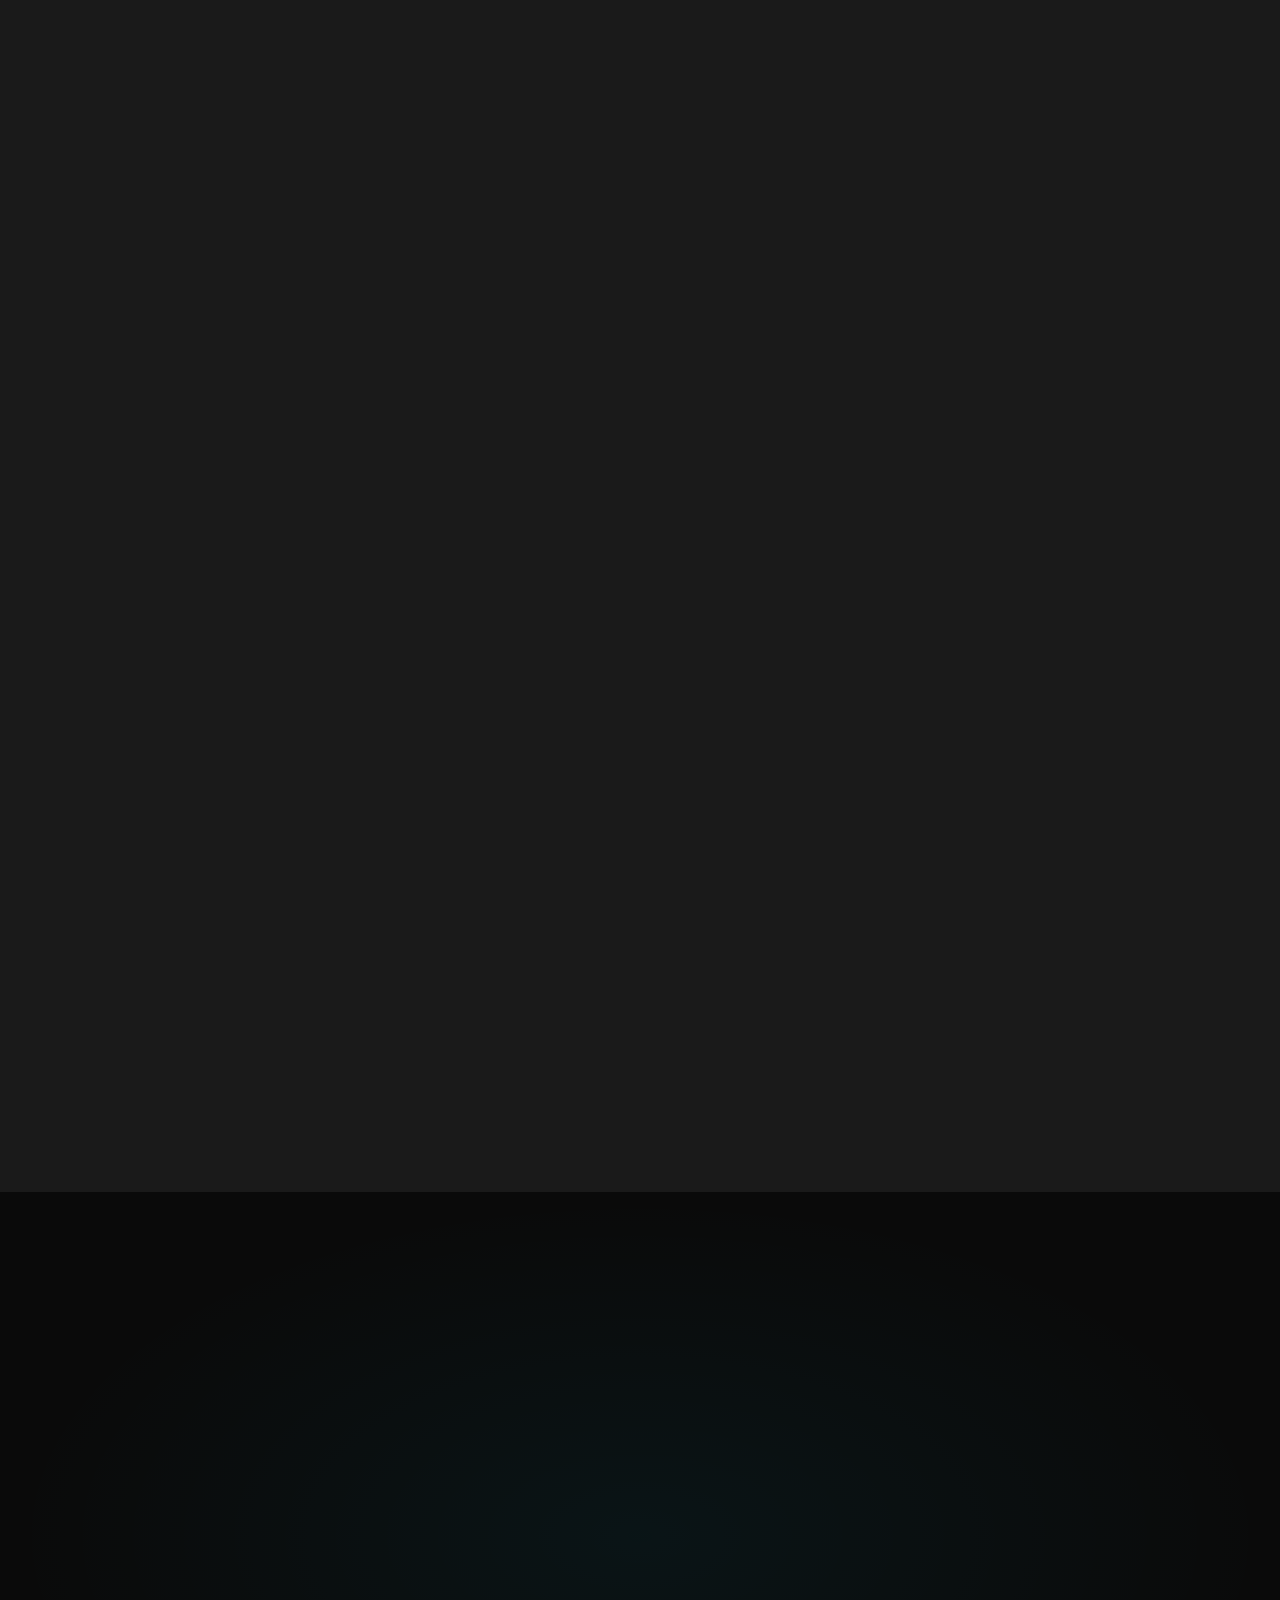
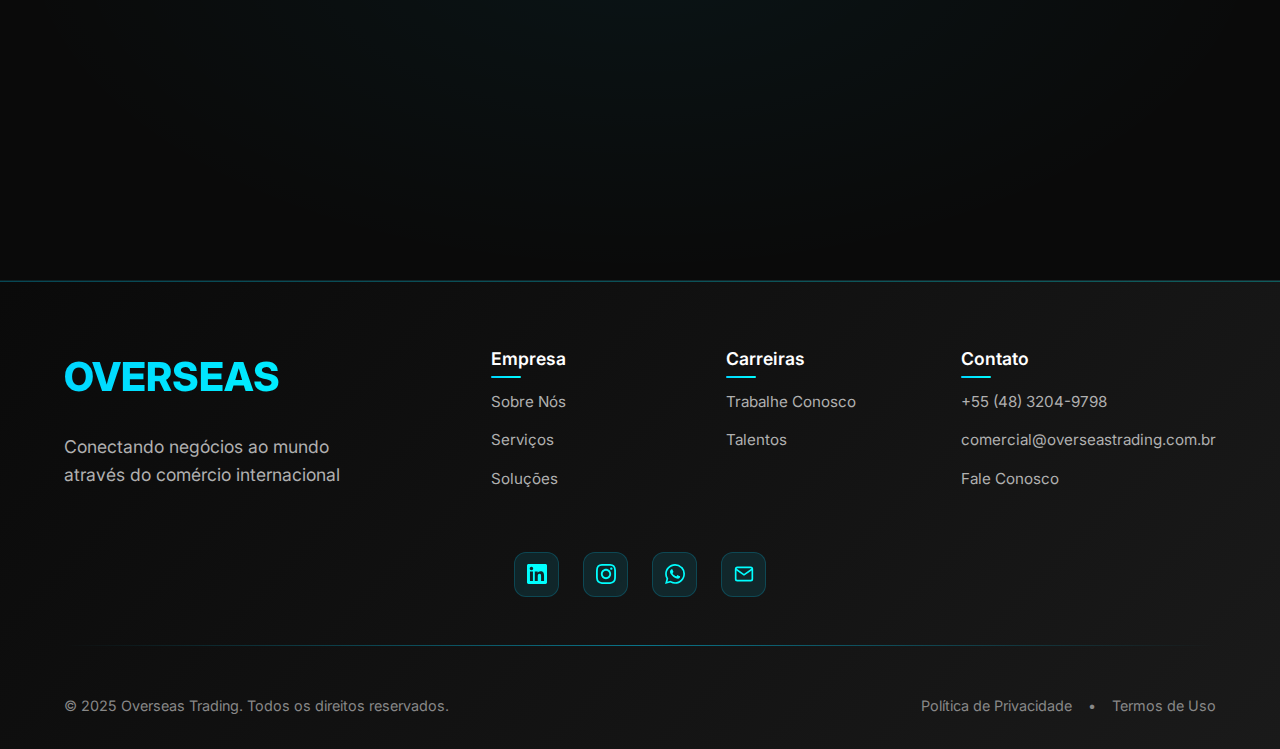
<file: solucoes.html>
<!DOCTYPE html>
<html lang="pt-BR">
<head>
    <meta charset="UTF-8">
    <meta name="viewport" content="width=device-width, initial-scale=1.0">
    <title>Soluções | Overseas Trading - Estratégias para Comércio Exterior</title>
    <meta name="description" content="Descubra nossas soluções estratégicas para comércio exterior: inteligência tributária, logística integrada, plataforma digital e planejamento personalizado.">
    <meta name="keywords" content="soluções comércio exterior, inteligência tributária, logística integrada, plataforma digital, overseas trading">
    
    <!-- Open Graph -->
    <meta property="og:title" content="Soluções | Overseas Trading">
    <meta property="og:description" content="Tecnologia, inteligência tributária e logística integrada aplicadas ao seu negócio. Transforme sua operação em um diferencial competitivo.">
    <meta property="og:image" content="assets/images/og-solucoes.jpg">
    <meta property="og:url" content="https://www.overseastrading.com.br/solucoes">
    <meta property="og:type" content="website">
    
    <!-- Fonts -->
    <link rel="preconnect" href="https://fonts.googleapis.com">
    <link rel="preconnect" href="https://fonts.gstatic.com" crossorigin>
    <link href="https://fonts.googleapis.com/css2?family=Inter:wght@300;400;500;600;700;800&display=swap" rel="stylesheet">
    
    <!-- CSS -->
    <link rel="stylesheet" href="assets/css/solucoes.css">
    
    <!-- Favicon -->
    <link rel="icon" href="assets/images/favicon.ico">
</head>
<body>
    <!-- Header Container -->
    <div id="overseas-header"></div>
    
    <!-- Main Content -->
    <main class="main-content">
        <!-- Hero Section -->
        <section class="hero-section">
            <div class="container">
                <div class="hero-content" data-aos="fade-up">
                    <span class="hero-badge">NOSSAS SOLUÇÕES</span>
                    <h1 class="hero-title">
                        Soluções Estratégicas para 
                        <span class="gradient-text">Vencer no Comércio Exterior</span>
                    </h1>
                    <p class="hero-description">
                        Tecnologia, inteligência tributária e logística integrada aplicadas ao seu negócio, 
                        do planejamento à operação. Transforme complexidade em vantagem competitiva.
                    </p>
                    
                    <div class="hero-features">
                        <div class="feature-card" data-aos="fade-up" data-aos-delay="200">
                            <div class="feature-icon">🧠</div>
                            <h3>Estratégia Personalizada</h3>
                            <p>Análise completa do seu negócio para criar soluções sob medida</p>
                        </div>
                        <div class="feature-card" data-aos="fade-up" data-aos-delay="300">
                            <div class="feature-icon">💡</div>
                            <h3>Inovação Aplicada</h3>
                            <p>Tecnologia de ponta integrada aos processos tradicionais</p>
                        </div>
                        <div class="feature-card" data-aos="fade-up" data-aos-delay="400">
                            <div class="feature-icon">📦</div>
                            <h3>Operação Eficiente</h3>
                            <p>Execução impecável com acompanhamento em tempo real</p>
                        </div>
                    </div>
                </div>
            </div>
        </section>

        <!-- Soluções Grid -->
        <section class="solucoes-section">
            <div class="container">
                <div class="section-header" data-aos="fade-up">
                    <h2 class="section-title">Nossas Principais Soluções</h2>
                    <p class="section-subtitle">Ferramentas e estratégias desenvolvidas para maximizar seus resultados</p>
                </div>
                
                <div class="solucoes-grid">
                    <!-- Solução 1 -->
                    <div class="solucao-card" data-aos="fade-up" data-aos-delay="100">
                        <div class="solucao-icon">
                            <svg viewBox="0 0 24 24" fill="none" stroke="currentColor" stroke-width="2">
                                <path d="M9 11H1l4-4m0 8l-4-4"/>
                                <path d="M23 12l-4 4m0-8l4 4"/>
                                <path d="M8 12h8"/>
                            </svg>
                        </div>
                        <h3>Inteligência Tributária</h3>
                        <p>Otimização fiscal avançada com análise de cenários e aplicação de regimes especiais para maximizar economia tributária.</p>
                        <ul>
                            <li>Análise de regimes tributários especiais</li>
                            <li>Classificação otimizada de NCMs</li>
                            <li>Planejamento fiscal internacional</li>
                            <li>Revisão e recuperação de créditos</li>
                        </ul>
                    </div>

                    <!-- Solução 2 -->
                    <div class="solucao-card" data-aos="fade-up" data-aos-delay="200">
                        <div class="solucao-icon">
                            <svg viewBox="0 0 24 24" fill="none" stroke="currentColor" stroke-width="2">
                                <path d="M21 16V8a2 2 0 0 0-1-1.73l-7-4a2 2 0 0 0-2 0l-7 4A2 2 0 0 0 3 8v8a2 2 0 0 0 1 1.73l7 4a2 2 0 0 0 2 0l7-4A2 2 0 0 0 21 16z"/>
                                <polyline points="3.27,6.96 12,12.01 20.73,6.96"/>
                                <line x1="12" y1="22.08" x2="12" y2="12"/>
                            </svg>
                        </div>
                        <h3>Logística Integrada</h3>
                        <p>Gestão completa da cadeia de suprimentos com controle ponta a ponta e otimização de custos logísticos.</p>
                        <ul>
                            <li>Gestão de transporte internacional</li>
                            <li>Consolidação de cargas</li>
                            <li>Armazenagem estratégica</li>
                            <li>Rastreamento em tempo real</li>
                        </ul>
                    </div>

                    <!-- Solução 3 -->
                    <div class="solucao-card" data-aos="fade-up" data-aos-delay="300">
                        <div class="solucao-icon">
                            <svg viewBox="0 0 24 24" fill="none" stroke="currentColor" stroke-width="2">
                                <rect x="2" y="3" width="20" height="14" rx="2" ry="2"/>
                                <line x1="8" y1="21" x2="16" y2="21"/>
                                <line x1="12" y1="17" x2="12" y2="21"/>
                                <path d="M7 7h10v6H7z"/>
                            </svg>
                        </div>
                        <h3>Plataforma Digital</h3>
                        <p>Tecnologia proprietária para controle total das operações com dashboards inteligentes e automação de processos.</p>
                        <ul>
                            <li>Portal web exclusivo do cliente</li>
                            <li>Dashboards e relatórios personalizados</li>
                            <li>Integração com ERPs corporativos</li>
                            <li>Notificações automáticas em tempo real</li>
                        </ul>
                    </div>

                    <!-- Solução 4 -->
                    <div class="solucao-card" data-aos="fade-up" data-aos-delay="400">
                        <div class="solucao-icon">
                            <svg viewBox="0 0 24 24" fill="none" stroke="currentColor" stroke-width="2">
                                <path d="M14 2H6a2 2 0 0 0-2 2v16a2 2 0 0 0 2 2h12a2 2 0 0 0 2-2V8z"/>
                                <polyline points="14,2 14,8 20,8"/>
                                <line x1="16" y1="13" x2="8" y2="13"/>
                                <line x1="16" y1="17" x2="8" y2="17"/>
                                <polyline points="10,9 9,9 8,9"/>
                            </svg>
                        </div>
                        <h3>Planejamento de Operações</h3>
                        <p>Estratégia customizada para cada cliente com análise de mercado, viabilidade e cronograma otimizado de importações.</p>
                        <ul>
                            <li>Estudos de viabilidade econômica</li>
                            <li>Cronograma de importações</li>
                            <li>Análise de fornecedores globais</li>
                            <li>Gestão de riscos operacionais</li>
                        </ul>
                    </div>

                    <!-- Solução 5 -->
                    <div class="solucao-card" data-aos="fade-up" data-aos-delay="500">
                        <div class="solucao-icon">
                            <svg viewBox="0 0 24 24" fill="none" stroke="currentColor" stroke-width="2">
                                <line x1="12" y1="1" x2="12" y2="23"/>
                                <path d="M17 5H9.5a3.5 3.5 0 0 0 0 7h5a3.5 3.5 0 0 1 0 7H6"/>
                                <polyline points="1,12 6,7 6,17"/>
                            </svg>
                        </div>
                        <h3>Otimização de Custos</h3>
                        <p>Redução sistemática de despesas operacionais através de negociação estratégica e otimização de processos.</p>
                        <ul>
                            <li>Negociação com fornecedores de serviços</li>
                            <li>Otimização de rotas e modais</li>
                            <li>Economia em taxas portuárias</li>
                            <li>Redução de custos administrativos</li>
                        </ul>
                    </div>

                    <!-- Solução 6 -->
                    <div class="solucao-card" data-aos="fade-up" data-aos-delay="600">
                        <div class="solucao-icon">
                            <svg viewBox="0 0 24 24" fill="none" stroke="currentColor" stroke-width="2">
                                <path d="M20.24 12.24a6 6 0 0 0-8.49-8.49L5 10.5V19h8.5z"/>
                                <line x1="16" y1="8" x2="2" y2="22"/>
                                <line x1="17.5" y1="15" x2="9" y2="15"/>
                            </svg>
                        </div>
                        <h3>Projetos Customizados</h3>
                        <p>Desenvolvimento de soluções únicas para desafios específicos, incluindo expansão internacional e novos mercados.</p>
                        <ul>
                            <li>Expansão para novos mercados</li>
                            <li>Projetos de compliance internacional</li>
                            <li>Desenvolvimento de novos produtos</li>
                            <li>Consultoria estratégica especializada</li>
                        </ul>
                    </div>
                </div>
            </div>
        </section>

        <!-- Call to Action -->
        <section class="cta-section">
            <div class="container">
                <div class="cta-content" data-aos="fade-up">
                    <h2>Pronto para transformar sua operação em um diferencial competitivo?</h2>
                    <p>
                        Nossas soluções são desenvolvidas sob medida para atender às necessidades específicas do seu negócio. 
                        Vamos conversar sobre como podemos impulsionar seus resultados no comércio exterior.
                    </p>
                    <div class="cta-buttons">
                        <a href="https://wa.me/554832049798?text=Olá! Gostaria de falar com um especialista sobre as soluções da Overseas Trading." 
                           class="btn btn-primary" target="_blank" rel="noopener">
                            Falar com Especialista
                        </a>
                        <a href="parceiros.html" class="btn btn-secondary">
                            <span class="btn-icon">
                                <svg width="20" height="20" viewBox="0 0 24 24" fill="none" stroke="currentColor" stroke-width="2">
                                    <path d="M9 11H1l4-4m0 8l-4-4"/>
                                    <path d="M23 12l-4 4m0-8l4 4"/>
                                    <path d="M8 12h8"/>
                                </svg>
                            </span>
                            Ver Parceiros
                        </a>
                    </div>
                </div>
            </div>
        </section>
    </main>

    <!-- Footer Container -->
    <div id="overseas-footer"></div>

    <!-- Scripts -->
    <script src="assets/js/overseas-components.js"></script>
    <script src="assets/js/solucoes.js"></script>
</body>
</html>
</file>
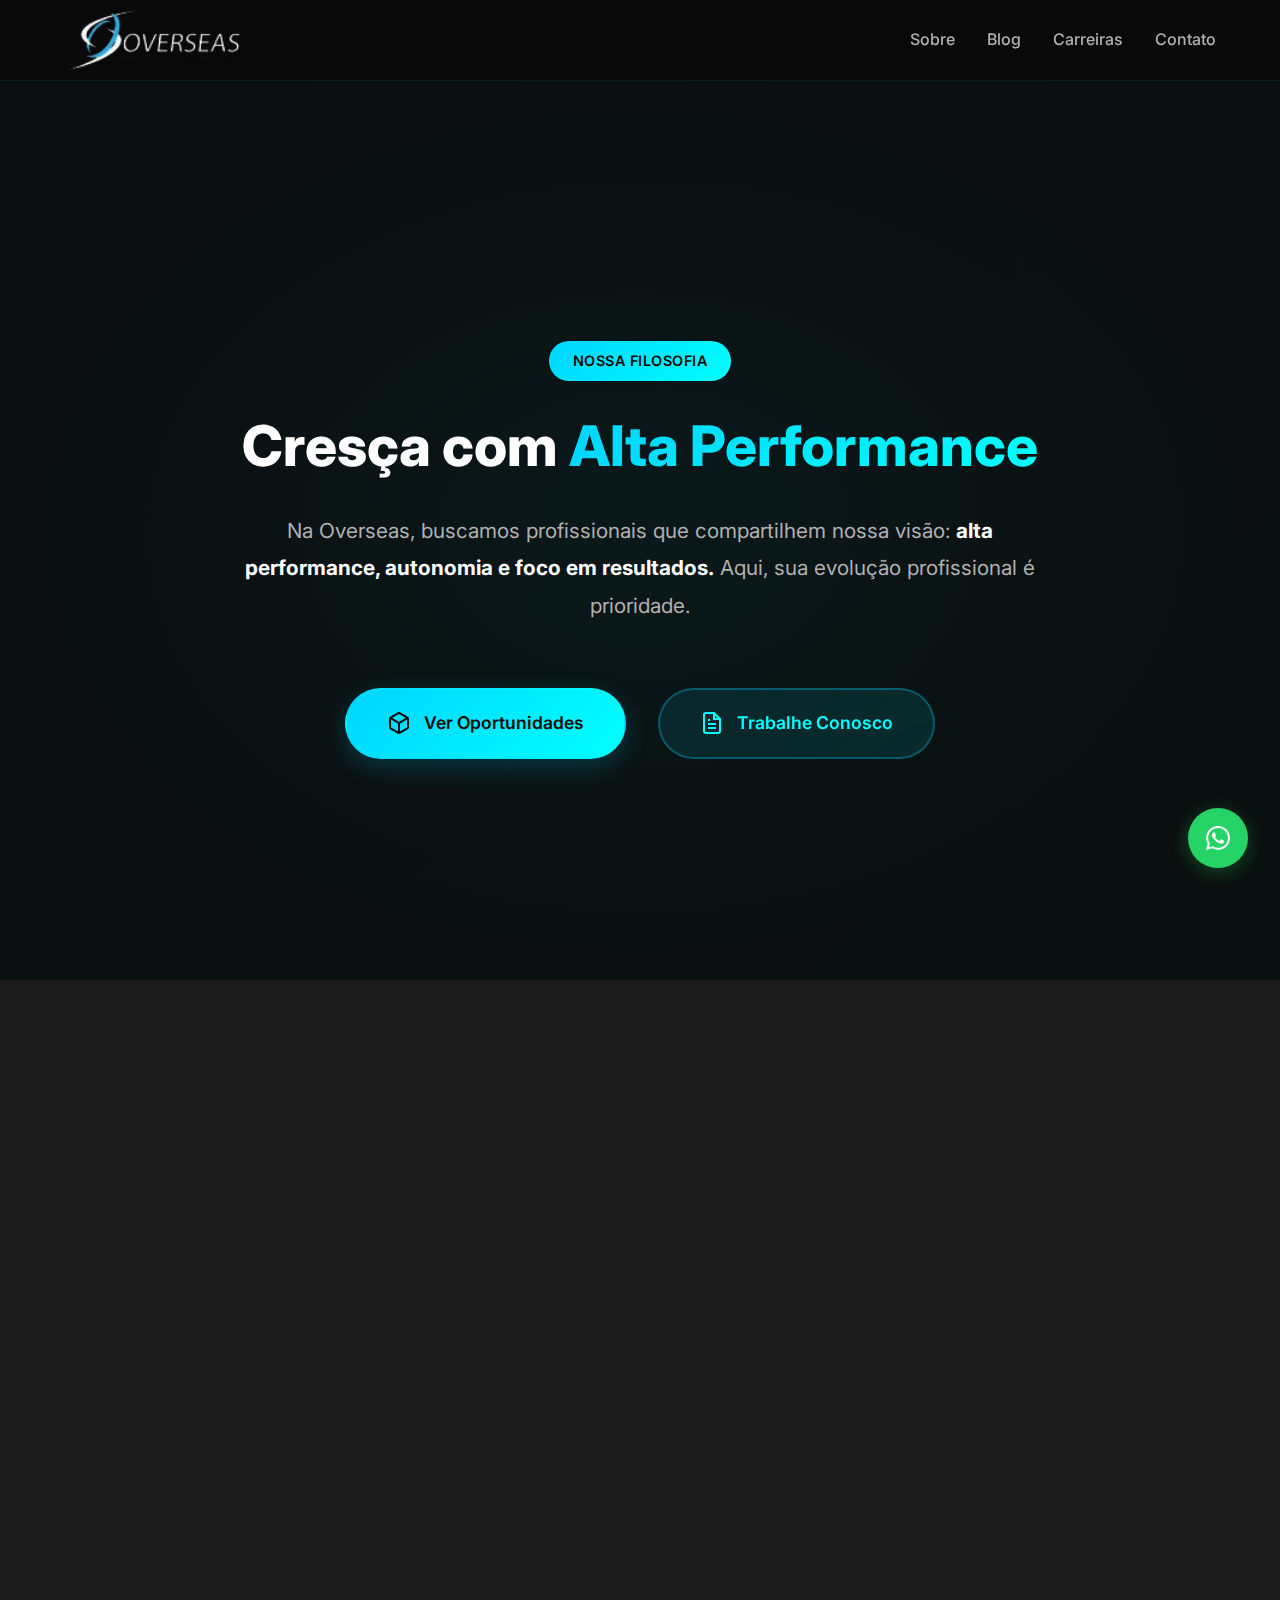
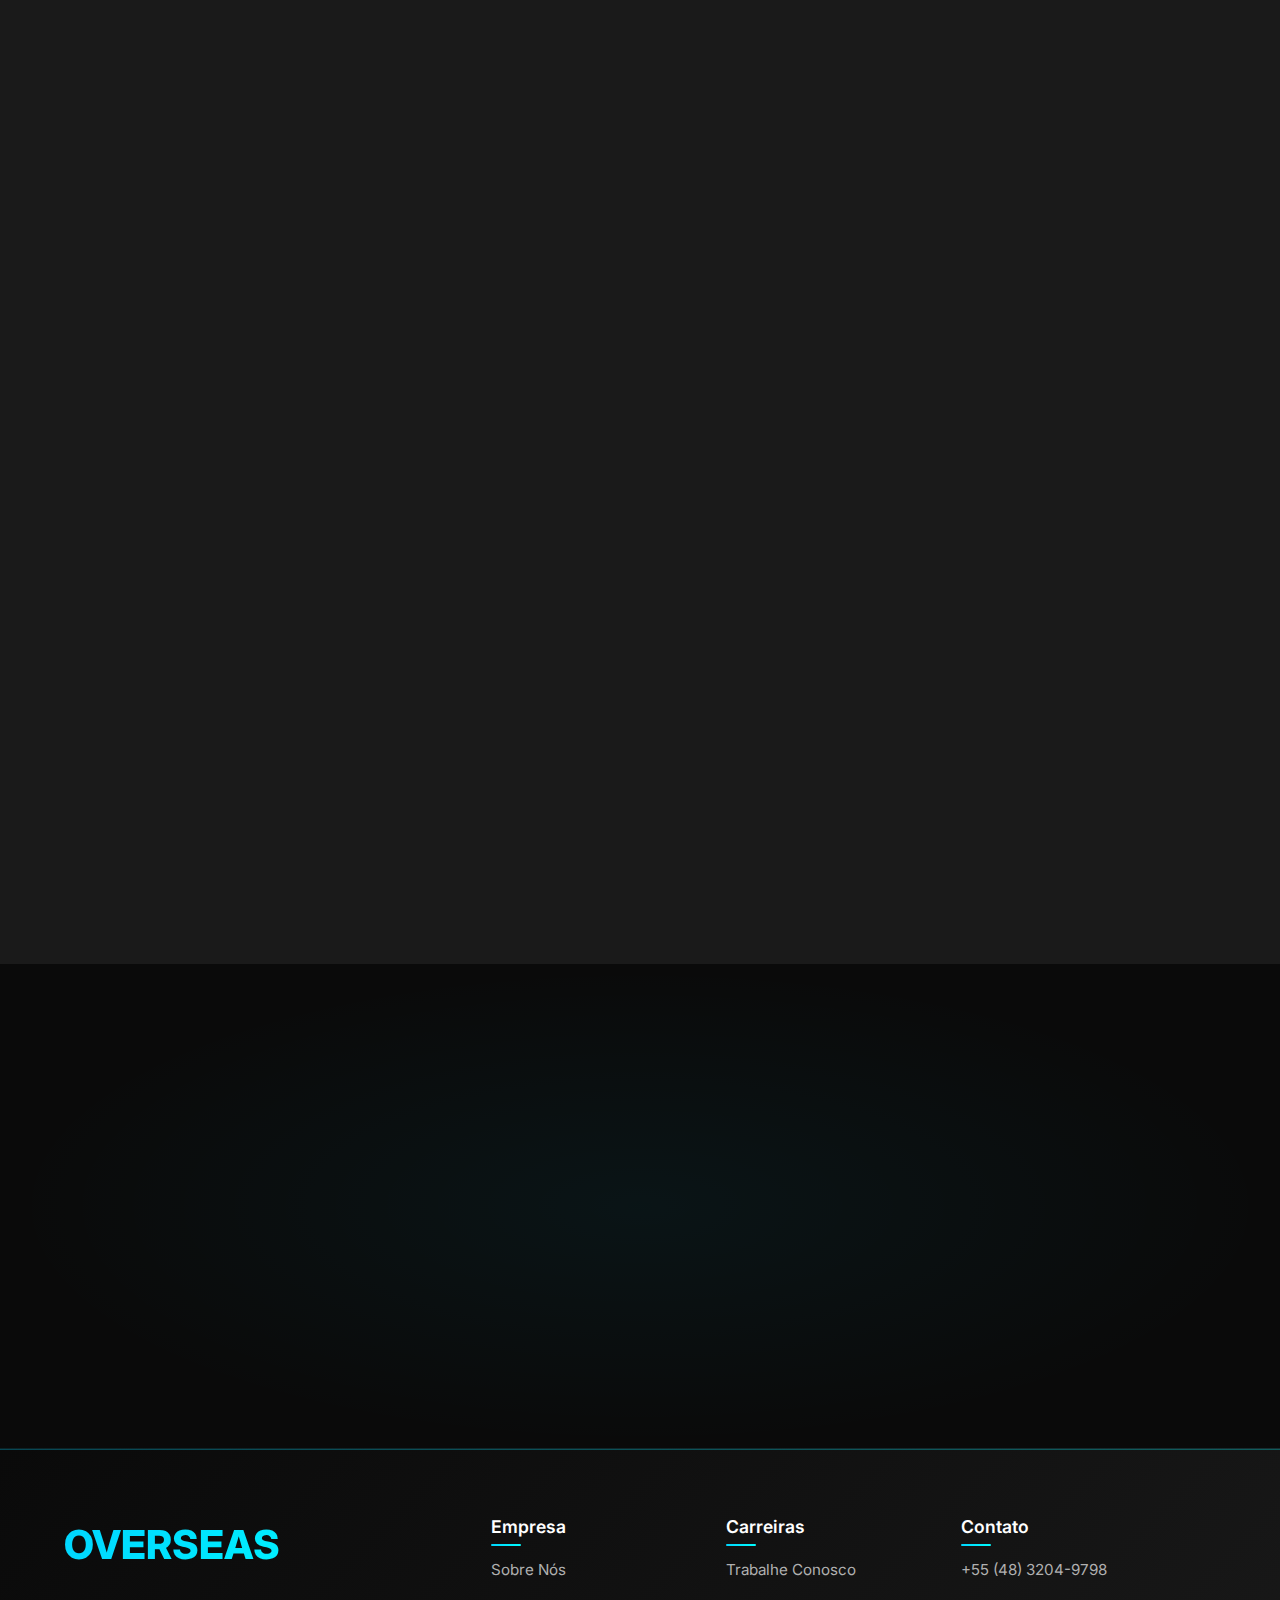
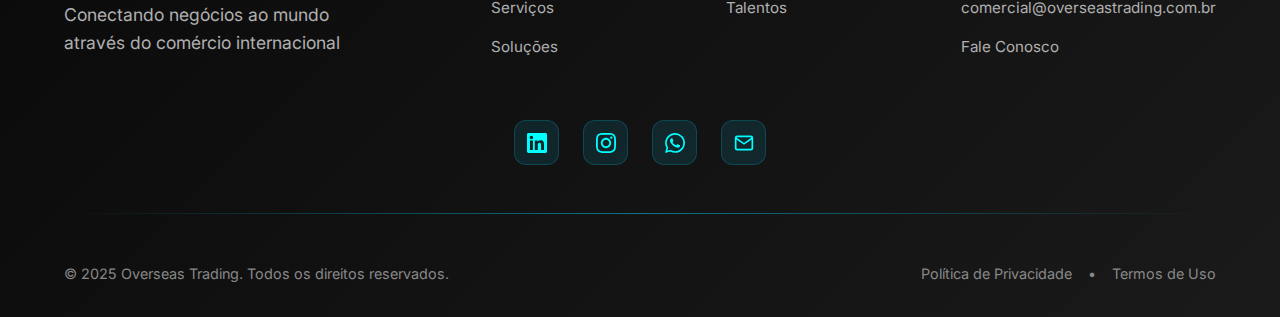
<file: talentos.html>
<!DOCTYPE html>
<html lang="pt-BR">
<head>
    <meta charset="UTF-8">
    <meta name="viewport" content="width=device-width, initial-scale=1.0">
    <title>Carreiras | Overseas Trading - Alta Performance e Crescimento</title>
    <meta name="description" content="Cresça com a Overseas Trading. Desenvolvimento profissional, autonomia e reconhecimento para profissionais de alta performance no comércio exterior.">
    <meta name="keywords" content="carreiras, crescimento profissional, overseas trading, comércio exterior, alta performance">
    
    <!-- Open Graph -->
    <meta property="og:title" content="Carreiras | Overseas Trading">
    <meta property="og:description" content="Desenvolvimento profissional, autonomia e reconhecimento para profissionais de alta performance.">
    <meta property="og:type" content="website">
    
    <!-- Fonts -->
    <link rel="preconnect" href="https://fonts.googleapis.com">
    <link rel="preconnect" href="https://fonts.gstatic.com" crossorigin>
    <link href="https://fonts.googleapis.com/css2?family=Inter:wght@400;500;600;700;800&display=swap" rel="stylesheet">
    
    <!-- CSS -->
    <link rel="stylesheet" href="assets/css/talentos.css">
    
    <!-- Favicon -->
    <link rel="icon" href="assets/images/favicon.ico">
</head>
<body>
    <!-- Header Container -->
    <div id="overseas-header"></div>
    
    <!-- Main Content -->
    <main class="main-content">
        <!-- Hero Section -->
        <section class="hero-section">
            <div class="container">
                <div class="hero-content" data-aos="fade-up">
                    <span class="hero-badge">NOSSA FILOSOFIA</span>
                    <h1 class="hero-title">
                        Cresça com <span class="gradient-text">Alta Performance</span>
                    </h1>
                    <p class="hero-description">
                        Na Overseas, buscamos profissionais que compartilhem nossa visão: 
                        <strong>alta performance, autonomia e foco em resultados.</strong> 
                        Aqui, sua evolução profissional é prioridade.
                    </p>
                    
                    <div class="hero-cta">
                        <a href="#oportunidades" class="btn btn-primary btn-large">
                            <svg width="24" height="24" viewBox="0 0 24 24" fill="none" stroke="currentColor" stroke-width="2">
                                <path d="M21 16V8a2 2 0 0 0-1-1.73l-7-4a2 2 0 0 0-2 0l-7 4A2 2 0 0 0 3 8v8a2 2 0 0 0 1 1.73l7 4a2 2 0 0 0 2 0l7-4A2 2 0 0 0 21 16z"/>
                                <polyline points="3.27,6.96 12,12.01 20.73,6.96"/>
                                <line x1="12" y1="22.08" x2="12" y2="12"/>
                            </svg>
                            Ver Oportunidades
                        </a>
                        <a href="trabalhe-conosco.html" class="btn btn-secondary btn-large">
                            <svg width="24" height="24" viewBox="0 0 24 24" fill="none" stroke="currentColor" stroke-width="2">
                                <path d="M14 2H6a2 2 0 0 0-2 2v16a2 2 0 0 0 2 2h12a2 2 0 0 0 2-2V8z"/>
                                <polyline points="14,2 14,8 20,8"/>
                                <line x1="16" y1="13" x2="8" y2="13"/>
                                <line x1="16" y1="17" x2="8" y2="17"/>
                                <polyline points="10,9 9,9 8,9"/>
                            </svg>
                            Trabalhe Conosco
                        </a>
                    </div>
                </div>
            </div>
        </section>

        <!-- Oportunidades Section -->
        <section class="oportunidades-section" id="oportunidades">
            <div class="container">
                <div class="section-header" data-aos="fade-up">
                    <h2 class="section-title">Oportunidades de Carreira</h2>
                    <p class="section-subtitle">Duas áreas estratégicas com potencial de crescimento exponencial</p>
                </div>
                
                <div class="oportunidades-grid">
                    <!-- Área Comercial -->
                    <div class="oportunidade-card" data-aos="fade-up" data-aos-delay="100">
                        <div class="card-header">
                            <div class="card-icon">🚀</div>
                            <div class="card-badge">COMERCIAL</div>
                        </div>
                        
                        <h3>Vendedor Independente</h3>
                        <p class="card-subtitle">Perfil Empreendedor</p>
                        
                        <div class="card-description">
                            <p>
                                Procuramos <strong>parceiros comerciais</strong> com espírito empreendedor. 
                                Não oferecemos CLT, mas sim <strong>comissão agressiva</strong> com potencial 
                                real de ganhos elevados. Nossos melhores parceiros se tornam <strong>sócios comerciais.</strong>
                            </p>
                        </div>

                        <div class="card-highlights">
                            <h4>Potencial de Crescimento:</h4>
                            <div class="highlights-grid">
                                <div class="highlight-item">
                                    <span class="highlight-icon">💰</span>
                                    <div>
                                        <strong>Comissão sem Teto</strong>
                                        <p>Sobre margem líquida</p>
                                    </div>
                                </div>
                                <div class="highlight-item">
                                    <span class="highlight-icon">🤝</span>
                                    <div>
                                        <strong>Sociedade Comercial</strong>
                                        <p>Para top performers</p>
                                    </div>
                                </div>
                                <div class="highlight-item">
                                    <span class="highlight-icon">📈</span>
                                    <div>
                                        <strong>Suporte Completo</strong>
                                        <p>Comercial e técnico</p>
                                    </div>
                                </div>
                            </div>
                        </div>

                        <div class="card-requirements">
                            <h4>Perfil Desejado:</h4>
                            <ul>
                                <li>Experiência em vendas consultivas B2B</li>
                                <li>Conhecimento em comércio exterior (diferencial)</li>
                                <li>Autonomia, proatividade e foco em metas</li>
                                <li>Habilidade em gerar e manter carteira de clientes</li>
                            </ul>
                        </div>

                        <a href="trabalhe-conosco.html#candidatura" class="card-btn">
                            Candidatar-se
                            <svg width="20" height="20" viewBox="0 0 24 24" fill="none" stroke="currentColor" stroke-width="2">
                                <line x1="5" y1="12" x2="19" y2="12"/>
                                <polyline points="12,5 19,12 12,19"/>
                            </svg>
                        </a>
                    </div>

                    <!-- Área Operacional -->
                    <div class="oportunidade-card" data-aos="fade-up" data-aos-delay="200">
                        <div class="card-header">
                            <div class="card-icon">📦</div>
                            <div class="card-badge">OPERACIONAL</div>
                        </div>
                        
                        <h3>Profissional de Despacho Aduaneiro</h3>
                        <p class="card-subtitle">Especialista</p>
                        
                        <div class="card-description">
                            <p>
                                Buscamos <strong>especialistas</strong> com sólida experiência em desembaraço, 
                                classificação fiscal e regimes aduaneiros. Atuação como <strong>consultor ou 
                                parceiro técnico</strong> em projetos de importação com profundidade e agilidade.
                            </p>
                        </div>

                        <div class="card-highlights">
                            <h4>Diferenciais da Posição:</h4>
                            <div class="highlights-grid">
                                <div class="highlight-item">
                                    <span class="highlight-icon">🎯</span>
                                    <div>
                                        <strong>Autonomia Técnica</strong>
                                        <p>Decisões e expertise</p>
                                    </div>
                                </div>
                                <div class="highlight-item">
                                    <span class="highlight-icon">🌐</span>
                                    <div>
                                        <strong>Projetos Globais</strong>
                                        <p>Operações internacionais</p>
                                    </div>
                                </div>
                                <div class="highlight-item">
                                    <span class="highlight-icon">⚡</span>
                                    <div>
                                        <strong>Ambiente Ágil</strong>
                                        <p>Processos otimizados</p>
                                    </div>
                                </div>
                            </div>
                        </div>

                        <div class="card-requirements">
                            <h4>Perfil Desejado:</h4>
                            <ul>
                                <li>Experiência comprovada como despachante, analista ou consultor de COMEX</li>
                                <li>Capacidade de operar com autonomia e visão de negócio</li>
                                <li>Familiaridade com Siscomex, LI, Radar e regimes especiais</li>
                            </ul>
                        </div>

                        <a href="trabalhe-conosco.html#candidatura" class="card-btn">
                            Candidatar-se
                            <svg width="20" height="20" viewBox="0 0 24 24" fill="none" stroke="currentColor" stroke-width="2">
                                <line x1="5" y1="12" x2="19" y2="12"/>
                                <polyline points="12,5 19,12 12,19"/>
                            </svg>
                        </a>
                    </div>
                </div>
            </div>
        </section>

        <!-- CTA Section -->
        <section class="cta-section">
            <div class="container">
                <div class="cta-content" data-aos="fade-up">
                    <h2>Sua carreira de alta performance começa aqui</h2>
                    <p>
                        Junte-se a profissionais que fazem a diferença no comércio exterior. 
                        Na Overseas, sua performance define seu sucesso.
                    </p>
                    <div class="cta-buttons">
                        <a href="trabalhe-conosco.html#candidatura" class="btn btn-primary btn-large">
                            <svg width="24" height="24" viewBox="0 0 24 24" fill="none" stroke="currentColor" stroke-width="2">
                                <path d="M16 21v-2a4 4 0 0 0-4-4H5a4 4 0 0 0-4 4v2"/>
                                <circle cx="9" cy="7" r="4"/>
                                <path d="M22 21v-2a4 4 0 0 0-3-3.87"/>
                                <path d="M16 3.13a4 4 0 0 1 0 7.75"/>
                            </svg>
                            Candidatar-se Agora
                        </a>
                        <a href="#oportunidades" class="btn btn-secondary btn-large">
                            <svg width="24" height="24" viewBox="0 0 24 24" fill="none" stroke="currentColor" stroke-width="2">
                                <path d="M1 12s4-8 11-8 11 8 11 8-4 8-11 8-11-8-11-8z"/>
                                <circle cx="12" cy="12" r="3"/>
                            </svg>
                            Revisar Oportunidades
                        </a>
                    </div>
                </div>
            </div>
        </section>
    </main>

    <!-- Footer Container -->
    <div id="overseas-footer"></div>

    <!-- Scripts -->
    <script src="assets/js/overseas-components.js"></script>
    <script src="assets/js/talentos.js"></script>
</body>
</html>
</file>
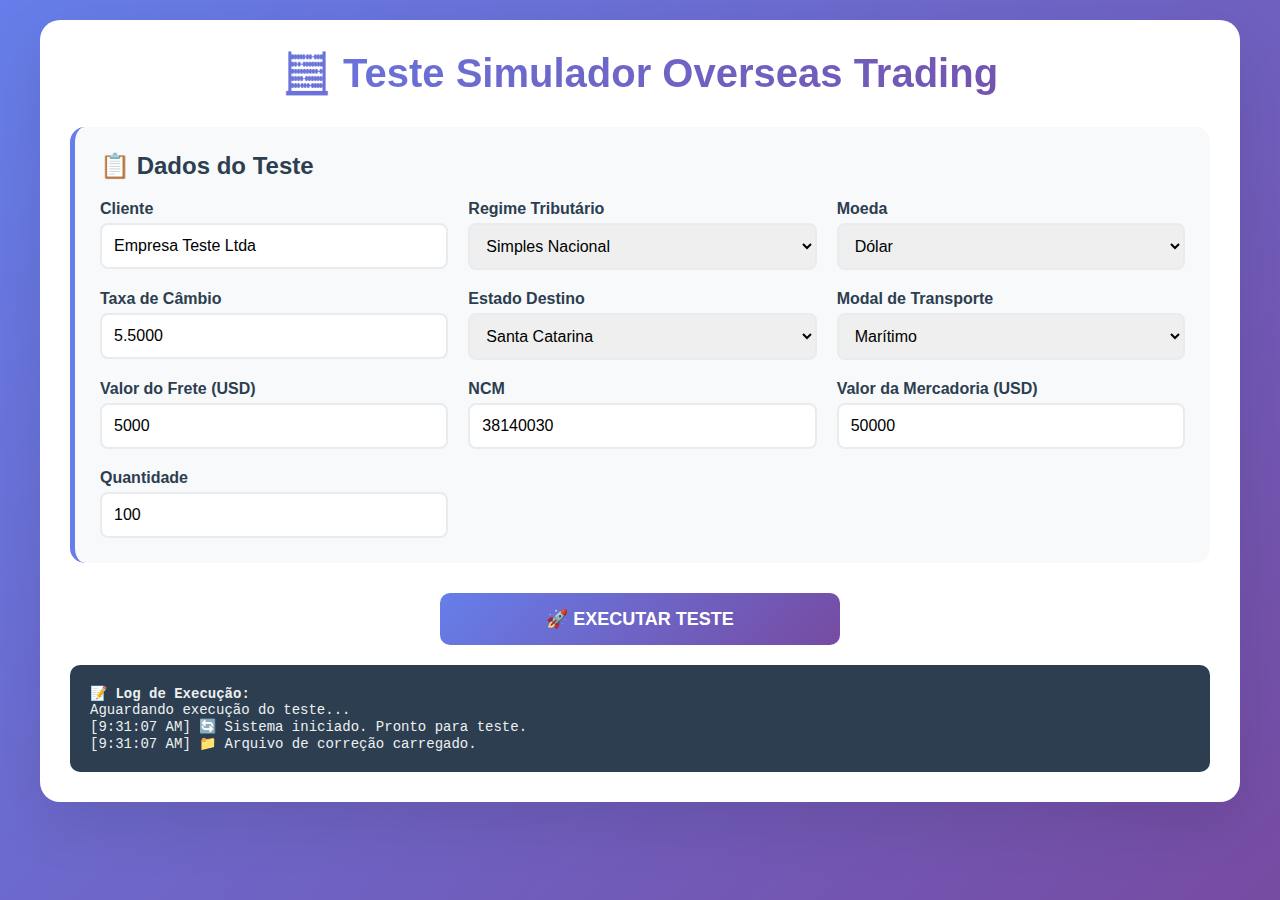
<file: teste.html>
<!DOCTYPE html>
<html lang="pt-BR">
<head>
    <meta charset="UTF-8">
    <meta name="viewport" content="width=device-width, initial-scale=1.0">
    <title>Teste - Simulador Overseas Trading</title>
    <style>
        * {
            margin: 0;
            padding: 0;
            box-sizing: border-box;
        }
        
        body {
            font-family: 'Inter', sans-serif;
            background: linear-gradient(135deg, #667eea 0%, #764ba2 100%);
            min-height: 100vh;
            padding: 20px;
        }
        
        .container {
            max-width: 1200px;
            margin: 0 auto;
            background: white;
            border-radius: 20px;
            padding: 30px;
            box-shadow: 0 20px 60px rgba(0,0,0,0.1);
        }
        
        h1 {
            text-align: center;
            color: #2c3e50;
            margin-bottom: 30px;
            font-size: 2.5rem;
            background: linear-gradient(135deg, #667eea, #764ba2);
            -webkit-background-clip: text;
            -webkit-text-fill-color: transparent;
            background-clip: text;
        }
        
        .form-section {
            background: #f8f9fa;
            padding: 25px;
            border-radius: 15px;
            margin-bottom: 30px;
            border-left: 5px solid #667eea;
        }
        
        .form-section h2 {
            color: #2c3e50;
            margin-bottom: 20px;
            font-size: 1.5rem;
        }
        
        .form-grid {
            display: grid;
            grid-template-columns: repeat(auto-fit, minmax(280px, 1fr));
            gap: 20px;
        }
        
        .form-group {
            display: flex;
            flex-direction: column;
        }
        
        .form-group label {
            font-weight: 600;
            color: #2c3e50;
            margin-bottom: 5px;
        }
        
        .form-group input, .form-group select {
            padding: 12px;
            border: 2px solid #e9ecef;
            border-radius: 8px;
            font-size: 16px;
            transition: all 0.3s ease;
        }
        
        .form-group input:focus, .form-group select:focus {
            border-color: #667eea;
            outline: none;
            box-shadow: 0 0 0 3px rgba(102, 126, 234, 0.1);
        }
        
        .btn-test {
            background: linear-gradient(135deg, #667eea, #764ba2);
            color: white;
            border: none;
            padding: 15px 30px;
            border-radius: 10px;
            font-size: 18px;
            font-weight: 600;
            cursor: pointer;
            transition: all 0.3s ease;
            margin: 20px auto;
            display: block;
            width: 100%;
            max-width: 400px;
        }
        
        .btn-test:hover {
            transform: translateY(-2px);
            box-shadow: 0 10px 30px rgba(102, 126, 234, 0.3);
        }
        
        .results {
            background: #f8f9fa;
            padding: 25px;
            border-radius: 15px;
            margin-top: 30px;
            display: none;
        }
        
        .results.show {
            display: block;
            animation: slideIn 0.5s ease;
        }
        
        @keyframes slideIn {
            from {
                opacity: 0;
                transform: translateY(20px);
            }
            to {
                opacity: 1;
                transform: translateY(0);
            }
        }
        
        .result-item {
            display: flex;
            justify-content: space-between;
            align-items: center;
            padding: 15px;
            margin: 10px 0;
            background: white;
            border-radius: 10px;
            border-left: 4px solid #667eea;
        }
        
        .result-label {
            font-weight: 600;
            color: #2c3e50;
        }
        
        .result-value {
            font-weight: 700;
            color: #27ae60;
            font-size: 1.1rem;
        }
        
        .economy {
            background: linear-gradient(135deg, #27ae60, #2ecc71);
            color: white;
            padding: 20px;
            border-radius: 15px;
            text-align: center;
            margin-top: 20px;
        }
        
        .log {
            background: #2c3e50;
            color: #ecf0f1;
            padding: 20px;
            border-radius: 10px;
            margin-top: 20px;
            font-family: 'Courier New', monospace;
            font-size: 14px;
            max-height: 300px;
            overflow-y: auto;
        }
        
        .error {
            background: #e74c3c;
            color: white;
            padding: 15px;
            border-radius: 10px;
            margin-top: 20px;
        }
    </style>
</head>
<body>
    <div class="container">
        <h1>🧮 Teste Simulador Overseas Trading</h1>
        
        <div class="form-section">
            <h2>📋 Dados do Teste</h2>
            <div class="form-grid">
                <div class="form-group">
                    <label>Cliente</label>
                    <input type="text" id="cliente" value="Empresa Teste Ltda">
                </div>
                
                <div class="form-group">
                    <label>Regime Tributário</label>
                    <select id="regime_tributario">
                        <option value="simples_nacional" selected>Simples Nacional</option>
                        <option value="lucro_real">Lucro Real</option>
                        <option value="presumido">Presumido</option>
                    </select>
                </div>
                
                <div class="form-group">
                    <label>Moeda</label>
                    <select id="moeda">
                        <option value="dolar" selected>Dólar</option>
                        <option value="euro">Euro</option>
                    </select>
                </div>
                
                <div class="form-group">
                    <label>Taxa de Câmbio</label>
                    <input type="number" id="taxa_moeda" step="0.0001" value="5.5000">
                </div>
                
                <div class="form-group">
                    <label>Estado Destino</label>
                    <select id="estado_destino">
                        <option value="SC" selected>Santa Catarina</option>
                        <option value="SP">São Paulo</option>
                        <option value="RJ">Rio de Janeiro</option>
                    </select>
                </div>
                
                <div class="form-group">
                    <label>Modal de Transporte</label>
                    <select id="modal_importacao">
                        <option value="MARITIMO" selected>Marítimo</option>
                        <option value="AEREO">Aéreo</option>
                        <option value="RODOVIARIO">Rodoviário</option>
                    </select>
                </div>
                
                <div class="form-group">
                    <label>Valor do Frete (USD)</label>
                    <input type="number" id="valor_frete" step="0.01" value="5000">
                </div>
                
                <div class="form-group">
                    <label>NCM</label>
                    <input type="text" id="ncm" value="38140030" maxlength="8">
                </div>
                
                <div class="form-group">
                    <label>Valor da Mercadoria (USD)</label>
                    <input type="number" id="valor_mercadoria" step="0.01" value="50000">
                </div>
                
                <div class="form-group">
                    <label>Quantidade</label>
                    <input type="number" id="quantidade" step="0.01" value="100">
                </div>
            </div>
        </div>
        
        <button class="btn-test" onclick="executarTeste()">🚀 EXECUTAR TESTE</button>
        
        <div class="results" id="results">
            <h2>📊 Resultados da Simulação</h2>
            <div id="resultados-container"></div>
        </div>
        
        <div class="log" id="log">
            <strong>📝 Log de Execução:</strong><br>
            Aguardando execução do teste...
        </div>
    </div>

    <script>
        // Simular base NCM básica para teste
        const baseNCMTeste = [
            {
                NCM: 38140030,
                DESCRIÇÃO: "Preparações e cargas para aparelhos extintores de incêndio",
                II: 14.0,
                IPI: 5.0,
                PIS: 1.65,
                COFINS: 7.6,
                GATT: 0
            }
        ];
        
        // Simular NCM Service
        window.NCMService = {
            consultarNCM: function(ncm) {
                const ncmNumero = parseInt(ncm.toString().replace(/\D/g, ''));
                const encontrado = baseNCMTeste.find(item => item.NCM === ncmNumero);
                
                if (encontrado) {
                    return {
                        success: true,
                        error: null,
                        ncm: ncm,
                        data: {
                            ncm: ncmNumero,
                            descricao: encontrado.DESCRIÇÃO,
                            aliquotas: {
                                ii: encontrado.II,
                                ipi: encontrado.IPI,
                                pis: encontrado.PIS,
                                cofins: encontrado.COFINS
                            }
                        }
                    };
                }
                
                return {
                    success: false,
                    error: 'NCM não encontrado',
                    ncm: ncm,
                    data: null
                };
            }
        };
        
        // Simular Cálculo Service básico
        window.CalculoService = {
            calcularCreditos: function(impostos, regime) {
                const creditos = { ii: 0, ipi: 0, pis: 0, cofins: 0, icms: 0, siscomex: 0, total: 0 };
                
                switch (regime.toUpperCase()) {
                    case 'LUCRO_REAL':
                        creditos.pis = impostos.pis;
                        creditos.cofins = impostos.cofins;
                        creditos.ipi = impostos.ipi;
                        creditos.icms = impostos.icms;
                        break;
                    case 'PRESUMIDO':
                        creditos.ipi = impostos.ipi;
                        creditos.icms = impostos.icms;
                        break;
                    case 'SIMPLES_NACIONAL':
                        // Sem créditos
                        break;
                }
                
                creditos.total = creditos.ii + creditos.ipi + creditos.pis + creditos.cofins + creditos.icms + creditos.siscomex;
                return creditos;
            },
            
            calcularDesembolsoEfetivo: function(impostos, creditos) {
                return {
                    ii: impostos.ii - creditos.ii,
                    ipi: impostos.ipi - creditos.ipi,
                    pis: impostos.pis - creditos.pis,
                    cofins: impostos.cofins - creditos.cofins,
                    icms: impostos.icms - creditos.icms,
                    siscomex: impostos.siscomex - creditos.siscomex,
                    total: (impostos.ii - creditos.ii) + (impostos.ipi - creditos.ipi) + 
                           (impostos.pis - creditos.pis) + (impostos.cofins - creditos.cofins) + 
                           (impostos.icms - creditos.icms) + (impostos.siscomex - creditos.siscomex)
                };
            }
        };
        
        function log(message) {
            const logElement = document.getElementById('log');
            const timestamp = new Date().toLocaleTimeString();
            logElement.innerHTML += `<br>[${timestamp}] ${message}`;
            logElement.scrollTop = logElement.scrollHeight;
        }
        
        function formatarMoeda(valor) {
            return valor.toLocaleString('pt-BR', {
                style: 'currency',
                currency: 'BRL',
                minimumFractionDigits: 2,
                maximumFractionDigits: 2
            });
        }
        
        function formatarPercentual(valor) {
            return `${valor.toFixed(2).replace('.', ',')}%`;
        }
        
        function executarTeste() {
            const resultsDiv = document.getElementById('results');
            const containerResultados = document.getElementById('resultados-container');
            
            try {
                log('🚀 Iniciando teste da simulação...');
                
                // Coletar dados do formulário
                const dadosGerais = {
                    cliente: document.getElementById('cliente').value,
                    regimeTributario: document.getElementById('regime_tributario').value,
                    moeda: document.getElementById('moeda').value,
                    taxaCambio: parseFloat(document.getElementById('taxa_moeda').value),
                    estadoDestino: document.getElementById('estado_destino').value,
                    modalTransporte: document.getElementById('modal_importacao').value,
                    valorFrete: parseFloat(document.getElementById('valor_frete').value)
                };
                
                const ncm = document.getElementById('ncm').value;
                const valorMercadoria = parseFloat(document.getElementById('valor_mercadoria').value);
                const quantidade = parseFloat(document.getElementById('quantidade').value);
                
                log(`📋 Dados coletados: ${JSON.stringify(dadosGerais)}`);
                log(`📦 NCM: ${ncm}, Valor: ${valorMercadoria}, Qtd: ${quantidade}`);
                
                // Consultar NCM
                const resultadoNCM = window.NCMService.consultarNCM(ncm);
                if (!resultadoNCM.success) {
                    throw new Error(`Erro ao consultar NCM: ${resultadoNCM.error}`);
                }
                
                log(`✅ NCM consultado: ${resultadoNCM.data.descricao}`);
                log(`🎯 Alíquotas: II=${resultadoNCM.data.aliquotas.ii}%, IPI=${resultadoNCM.data.aliquotas.ipi}%, PIS=${resultadoNCM.data.aliquotas.pis}%, COFINS=${resultadoNCM.data.aliquotas.cofins}%`);
                
                // Preparar dados para simulação
                const parametrosSimulacao = {
                    ...dadosGerais,
                    ncms: [{
                        ncm: ncm,
                        valor: valorMercadoria,
                        quantidade: quantidade,
                        aliquotas: resultadoNCM.data.aliquotas
                    }]
                };
                
                log('⚙️ Executando simulação...');
                
                // Verificar se função corrigida existe
                if (!window.CalculoService.executarSimulacao) {
                    throw new Error('Função de simulação não encontrada. Verifique se o arquivo de correção foi carregado.');
                }
                
                // Executar simulação
                const resultado = window.CalculoService.executarSimulacao(parametrosSimulacao);
                
                if (resultado.sucesso === false) {
                    throw new Error(resultado.erro || 'Erro desconhecido na simulação');
                }
                
                log('✅ Simulação executada com sucesso!');
                log(`💰 Resultado: ${JSON.stringify(resultado, null, 2)}`);
                
                // Exibir resultados
                exibirResultados(resultado);
                
                resultsDiv.classList.add('show');
                
            } catch (error) {
                log(`❌ ERRO: ${error.message}`);
                containerResultados.innerHTML = `
                    <div class="error">
                        <strong>❌ Erro na simulação:</strong><br>
                        ${error.message}
                    </div>
                `;
                resultsDiv.classList.add('show');
            }
        }
        
        function exibirResultados(resultado) {
            const container = document.getElementById('resultados-container');
            
            const cenarioDirecto = resultado.cenarios.importacaoDireta;
            const cenarioTrading = resultado.cenarios.trading;
            const comparacao = resultado.comparacao;
            
            container.innerHTML = `
                <div class="result-item">
                    <span class="result-label">💰 Valor Aduaneiro</span>
                    <span class="result-value">${formatarMoeda(cenarioDirecto.valorAduaneiro)}</span>
                </div>
                
                <div class="result-item">
                    <span class="result-label">📊 Impostos - Importação Direta</span>
                    <span class="result-value">${formatarMoeda(cenarioDirecto.impostos.total)}</span>
                </div>
                
                <div class="result-item">
                    <span class="result-label">📊 Impostos - Overseas Trading</span>
                    <span class="result-value">${formatarMoeda(cenarioTrading.impostos.total)}</span>
                </div>
                
                <div class="result-item">
                    <span class="result-label">🚛 Demais Despesas</span>
                    <span class="result-value">${formatarMoeda(cenarioDirecto.demaisDespesas.total)}</span>
                </div>
                
                <div class="result-item">
                    <span class="result-label">🧾 Total Nota Fiscal - Direto</span>
                    <span class="result-value">${formatarMoeda(cenarioDirecto.totalNotaFiscalEntrada)}</span>
                </div>
                
                <div class="result-item">
                    <span class="result-label">🧾 Total Nota Fiscal - Trading</span>
                    <span class="result-value">${formatarMoeda(cenarioTrading.totalNotaFiscalEntrada)}</span>
                </div>
                
                <div class="result-item">
                    <span class="result-label">💳 Desembolso Total - Direto</span>
                    <span class="result-value">${formatarMoeda(cenarioDirecto.desembolsoTotal)}</span>
                </div>
                
                <div class="result-item">
                    <span class="result-label">💳 Desembolso Total - Trading</span>
                    <span class="result-value">${formatarMoeda(cenarioTrading.desembolsoTotal)}</span>
                </div>
                
                ${comparacao.economiaAbsoluta > 0 ? `
                    <div class="economy">
                        <h3>🎉 Economia com Overseas Trading</h3>
                        <p><strong>${formatarMoeda(comparacao.economiaAbsoluta)}</strong></p>
                        <p>${formatarPercentual(comparacao.economiaPercentual)} de economia</p>
                    </div>
                ` : `
                    <div class="result-item">
                        <span class="result-label">⚠️ Melhor Opção</span>
                        <span class="result-value">Importação Direta</span>
                    </div>
                `}
            `;
        }
        
        // Log inicial
        log('🔄 Sistema iniciado. Pronto para teste.');
        
        // Incluir código de correção diretamente
        incluirCodigoCorrecao();
        
        log('📁 Arquivo de correção carregado.');
        
        function incluirCodigoCorrecao() {
            // ===== CÓDIGO DE CORREÇÃO COMPLETO =====
            
            /**
             * Calcula DEMAIS DESPESAS conforme fórmulas exatas da planilha
             */
            function calcularDemaisDespesasCompleto(parametros) {
                const {
                    valorAduaneiro,
                    subtotalImpostos,
                    modalTransporte = 'MARITIMO',
                    valorFreteUSD = 0,
                    taxaCambio = 5.50
                } = parametros;
                
                console.log('🚛 Calculando DEMAIS DESPESAS:');
                
                // 1. SEGURO: ((VA + Subtotal)/0,9) * 0,7%
                const baseSeguro = (valorAduaneiro + subtotalImpostos) / 0.9;
                const seguro = baseSeguro * 0.007;
                
                // 2. AFRMM: Se Marítimo: (Frete USD × Taxa) × 8%
                let afrmm = 0;
                if (modalTransporte.toUpperCase() === 'MARITIMO') {
                    const freteReal = valorFreteUSD * taxaCambio;
                    afrmm = freteReal * 0.08;
                }
                
                // 3. ARMAZENAGEM: Se Marítimo: VA × 1,6%, senão: VA × 0,105%
                let armazenagem = 0;
                if (modalTransporte.toUpperCase() === 'MARITIMO') {
                    armazenagem = valorAduaneiro * 0.016;
                } else {
                    armazenagem = valorAduaneiro * 0.00105;
                }
                
                // 4. TCH: Se Marítimo: R$ 20,00
                let tch = 0;
                if (modalTransporte.toUpperCase() === 'MARITIMO') {
                    tch = 20.00;
                }
                
                // 5. HONORÁRIO DESPACHANTE: Fixo
                const honorarioDespachante = 1518.00;
                
                // 6. EXPEDIENTE: Fixo
                const expediente = 150.00;
                
                // 7. DESPESAS DESTINO: Se Aéreo: R$ 1.550, senão: R$ 2.300
                let despesasDestino = 2300.00;
                if (modalTransporte.toUpperCase() === 'AEREO') {
                    despesasDestino = 1550.00;
                }
                
                // 8. TOTAL
                const total = seguro + afrmm + armazenagem + tch + honorarioDespachante + expediente + despesasDestino;
                
                return {
                    seguro: parseFloat(seguro.toFixed(2)),
                    afrmm: parseFloat(afrmm.toFixed(2)),
                    armazenagem: parseFloat(armazenagem.toFixed(2)),
                    tch: parseFloat(tch.toFixed(2)),
                    honorarioDespachante: parseFloat(honorarioDespachante.toFixed(2)),
                    expediente: parseFloat(expediente.toFixed(2)),
                    despesasDestino: parseFloat(despesasDestino.toFixed(2)),
                    total: parseFloat(total.toFixed(2))
                };
            }
            
            /**
             * Calcula ICMS corrigido para SC
             */
            function calcularICMSCorreto(valorAduaneiro, ii, ipi, pis, cofins, estado) {
                if (estado.toUpperCase() === 'SC') {
                    // Para SC - usar valor específico da planilha
                    const valorExatoPlanilha = 81610.85;
                    const base = valorAduaneiro + ii + ipi + pis + cofins;
                    
                    return {
                        valor: valorExatoPlanilha,
                        aliquota: 17.0,
                        base: base + valorExatoPlanilha
                    };
                }
                
                // Para outros estados - cálculo interestadual
                const aliquotaICMS = 4.0;
                const basePorFora = valorAduaneiro + ii + ipi + pis + cofins;
                const basePorDentro = basePorFora / (1 - aliquotaICMS / 100);
                const icms = basePorDentro - basePorFora;
                
                return {
                    valor: parseFloat(icms.toFixed(2)),
                    aliquota: aliquotaICMS,
                    base: parseFloat(basePorDentro.toFixed(2))
                };
            }
            
            /**
             * Calcula impostos com demais despesas
             */
            function calcularImpostosComDemaisDespesas(dados) {
                const {
                    valorAduaneiro,
                    aliquotas,
                    estadoDestino = 'SC',
                    modalTransporte = 'MARITIMO',
                    valorFreteUSD = 0,
                    taxaCambio = 5.50
                } = dados;
                
                // 1. IMPOSTO DE IMPORTAÇÃO (II)
                const ii = parseFloat((valorAduaneiro * aliquotas.ii / 100).toFixed(2));
                
                // 2. IPI - Base: Valor Aduaneiro + II
                const baseIPI = valorAduaneiro + ii;
                const ipi = parseFloat((baseIPI * aliquotas.ipi / 100).toFixed(2));
                
                // 3. PIS - Base: APENAS valor aduaneiro
                const pis = parseFloat((valorAduaneiro * aliquotas.pis / 100).toFixed(2));
                
                // 4. COFINS - Base: APENAS valor aduaneiro  
                const cofins = parseFloat((valorAduaneiro * aliquotas.cofins / 100).toFixed(2));
                
                // 5. SISCOMEX - Valor fixo
                const siscomex = 154.23;
                
                // 6. ICMS - Conforme estado
                const icmsData = calcularICMSCorreto(valorAduaneiro, ii, ipi, pis, cofins, estadoDestino);
                const icms = icmsData.valor;
                
                // 7. Total impostos
                const totalImpostos = ii + ipi + pis + cofins + icms + siscomex;
                
                // 8. CALCULAR DEMAIS DESPESAS
                const demaisDespesas = calcularDemaisDespesasCompleto({
                    valorAduaneiro,
                    subtotalImpostos: totalImpostos,
                    modalTransporte,
                    valorFreteUSD,
                    taxaCambio
                });
                
                return {
                    valorAduaneiro,
                    impostos: {
                        ii, ipi, pis, cofins, icms, siscomex,
                        total: totalImpostos
                    },
                    demaisDespesas,
                    totalNotaFiscalEntrada: valorAduaneiro + totalImpostos + demaisDespesas.total
                };
            }
            
            /**
             * Função principal de simulação CORRIGIDA
             */
            function executarSimulacaoCorrigida(parametros) {
                try {
                    const {
                        cliente, regimeTributario, moeda, taxaCambio,
                        estadoDestino, modalTransporte, valorFrete, ncms
                    } = parametros;
                    
                    console.log('🚀 Iniciando simulação corrigida...');
                    
                    // Valor aduaneiro
                    const totalMercadoriaUSD = ncms.reduce((total, ncm) => total + ncm.valor, 0);
                    const totalUSD = totalMercadoriaUSD + (valorFrete || 0);
                    const valorAduaneiro = totalUSD * taxaCambio;
                    
                    // Alíquotas (usar do primeiro NCM para simplicidade)
                    const aliquotasConsolidadas = ncms[0].aliquotas;
                    
                    // Cálculo completo
                    const calculoCompleto = calcularImpostosComDemaisDespesas({
                        valorAduaneiro,
                        aliquotas: aliquotasConsolidadas,
                        estadoDestino,
                        modalTransporte,
                        valorFreteUSD: valorFrete || 0,
                        taxaCambio
                    });
                    
                    // Calcular créditos
                    const creditosImportacaoDireta = window.CalculoService.calcularCreditos(
                        calculoCompleto.impostos, 
                        regimeTributario
                    );
                    const desembolsoImportacaoDireta = window.CalculoService.calcularDesembolsoEfetivo(
                        calculoCompleto.impostos,
                        creditosImportacaoDireta
                    );
                    
                    // CENÁRIO 1: Importação Direta
                    const cenarioImportacaoDireta = {
                        tipo: 'IMPORTACAO_DIRETA',
                        valorAduaneiro: valorAduaneiro,
                        impostos: calculoCompleto.impostos,
                        creditos: creditosImportacaoDireta,
                        desembolso: desembolsoImportacaoDireta,
                        demaisDespesas: calculoCompleto.demaisDespesas,
                        totalNotaFiscalEntrada: calculoCompleto.totalNotaFiscalEntrada,
                        custoTotal: calculoCompleto.totalNotaFiscalEntrada,
                        desembolsoTotal: valorAduaneiro + desembolsoImportacaoDireta.total + calculoCompleto.demaisDespesas.total
                    };
                    
                    // CENÁRIO 2: Trading (sem ICMS)
                    const impostosTrading = { ...calculoCompleto.impostos };
                    impostosTrading.icms = 0;
                    impostosTrading.total = impostosTrading.ii + impostosTrading.ipi +
                        impostosTrading.pis + impostosTrading.cofins + impostosTrading.siscomex;
                    
                    const creditosTrading = window.CalculoService.calcularCreditos(impostosTrading, regimeTributario);
                    const desembolsoTrading = window.CalculoService.calcularDesembolsoEfetivo(impostosTrading, creditosTrading);
                    
                    const totalNotaFiscalEntradaTrading = valorAduaneiro + impostosTrading.total + calculoCompleto.demaisDespesas.total;
                    
                    const cenarioTrading = {
                        tipo: 'OVERSEAS_TRADING',
                        valorAduaneiro: valorAduaneiro,
                        impostos: impostosTrading,
                        creditos: creditosTrading,
                        desembolso: desembolsoTrading,
                        demaisDespesas: calculoCompleto.demaisDespesas,
                        totalNotaFiscalEntrada: totalNotaFiscalEntradaTrading,
                        custoTotal: totalNotaFiscalEntradaTrading,
                        desembolsoTotal: valorAduaneiro + desembolsoTrading.total + calculoCompleto.demaisDespesas.total,
                        economiaICMS: calculoCompleto.impostos.icms
                    };
                    
                    // Comparação
                    const economiaAbsoluta = cenarioImportacaoDireta.desembolsoTotal - cenarioTrading.desembolsoTotal;
                    const economiaPercentual = cenarioImportacaoDireta.desembolsoTotal > 0 ?
                        parseFloat(((economiaAbsoluta / cenarioImportacaoDireta.desembolsoTotal) * 100).toFixed(2)) : 0;
                    
                    const comparacao = {
                        economiaAbsoluta: parseFloat(economiaAbsoluta.toFixed(2)),
                        economiaPercentual,
                        melhorOpcao: economiaAbsoluta > 0 ? 'OVERSEAS_TRADING' : 'IMPORTACAO_DIRETA'
                    };
                    
                    return {
                        parametros: {
                            cliente, regimeTributario, moeda, taxaCambio,
                            estadoDestino, modalTransporte, quantidadeNCMs: ncms.length
                        },
                        totaisConsolidados: {
                            valorAduaneiro,
                            impostos: calculoCompleto.impostos,
                            demaisDespesas: calculoCompleto.demaisDespesas
                        },
                        cenarios: {
                            importacaoDireta: cenarioImportacaoDireta,
                            trading: cenarioTrading
                        },
                        comparacao,
                        timestamp: new Date().toISOString()
                    };
                    
                } catch (error) {
                    console.error('❌ Erro na simulação:', error);
                    return {
                        sucesso: false,
                        erro: error.message,
                        timestamp: new Date().toISOString()
                    };
                }
            }
            
            // Substituir função no CalculoService
            window.CalculoService.executarSimulacao = executarSimulacaoCorrigida;
            
            console.log('✅ Código de correção aplicado!');
        }
    </script>
</body>
</html>
</file>
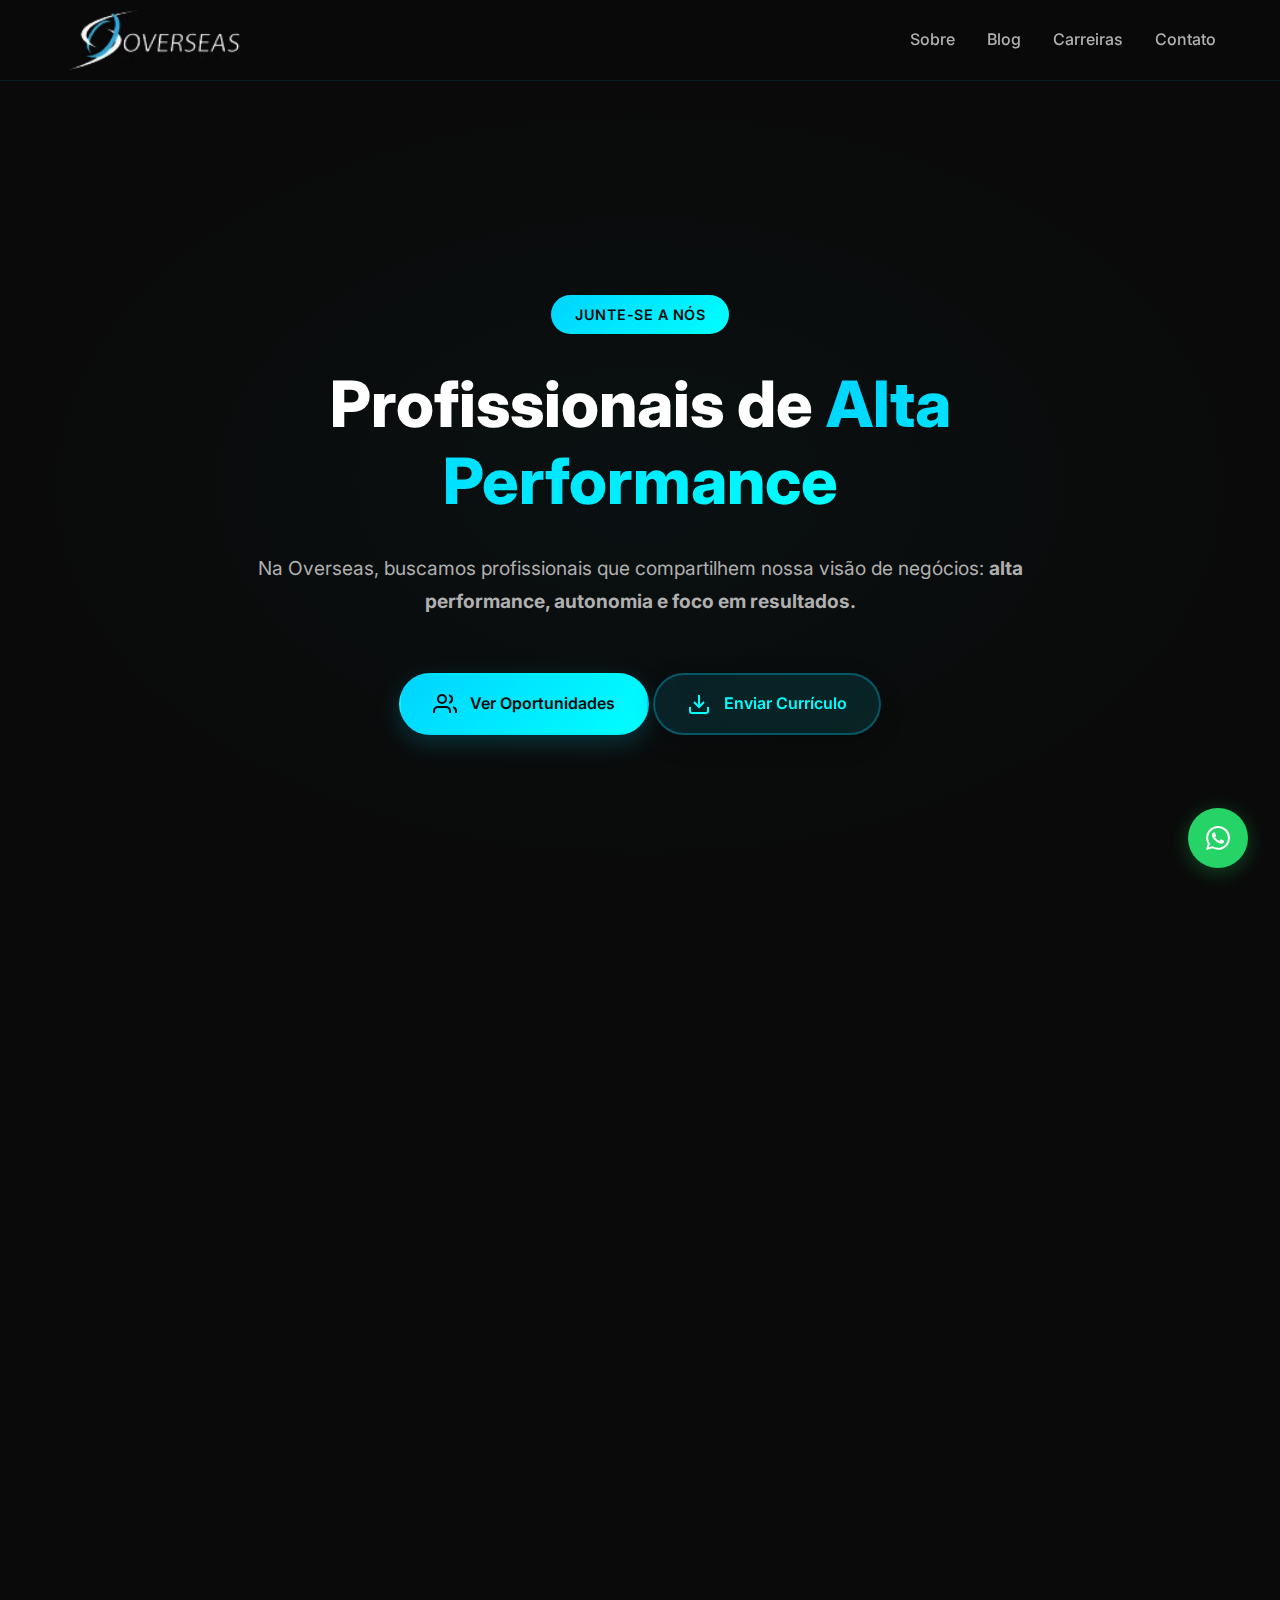
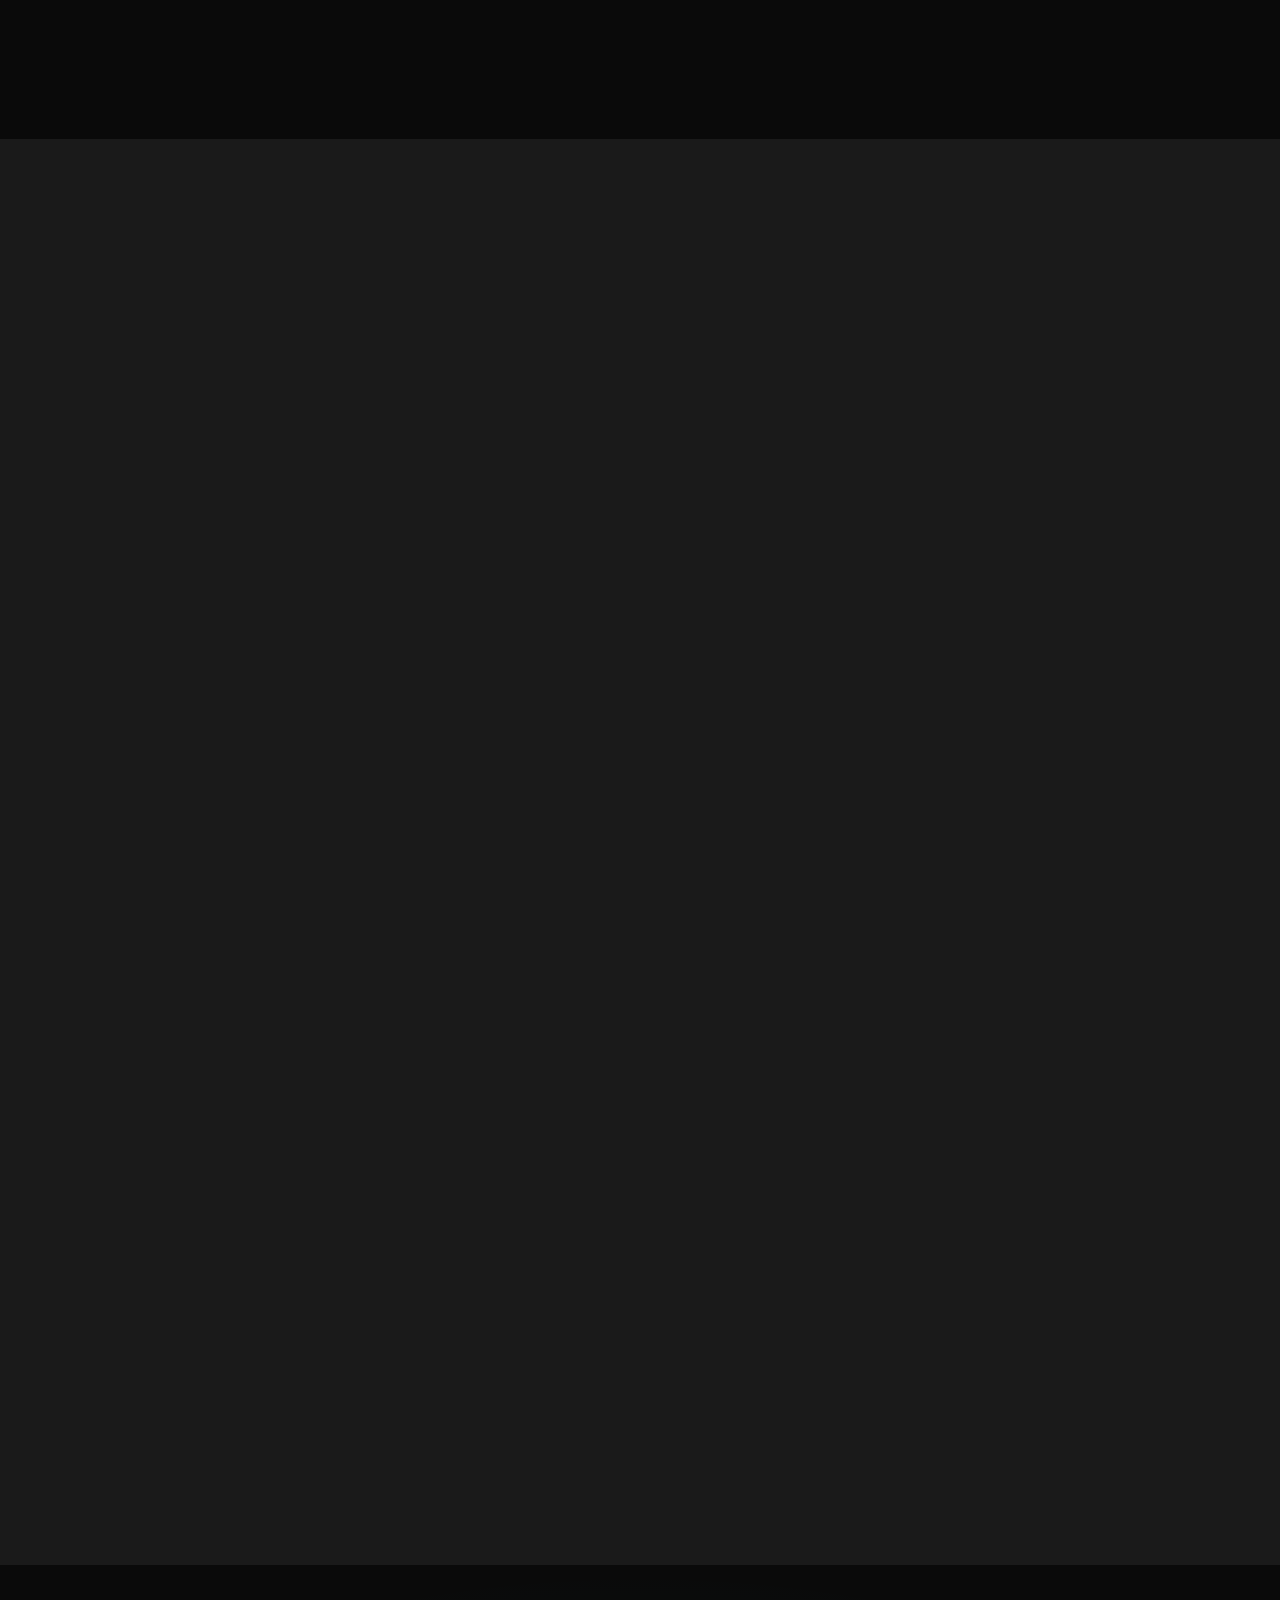
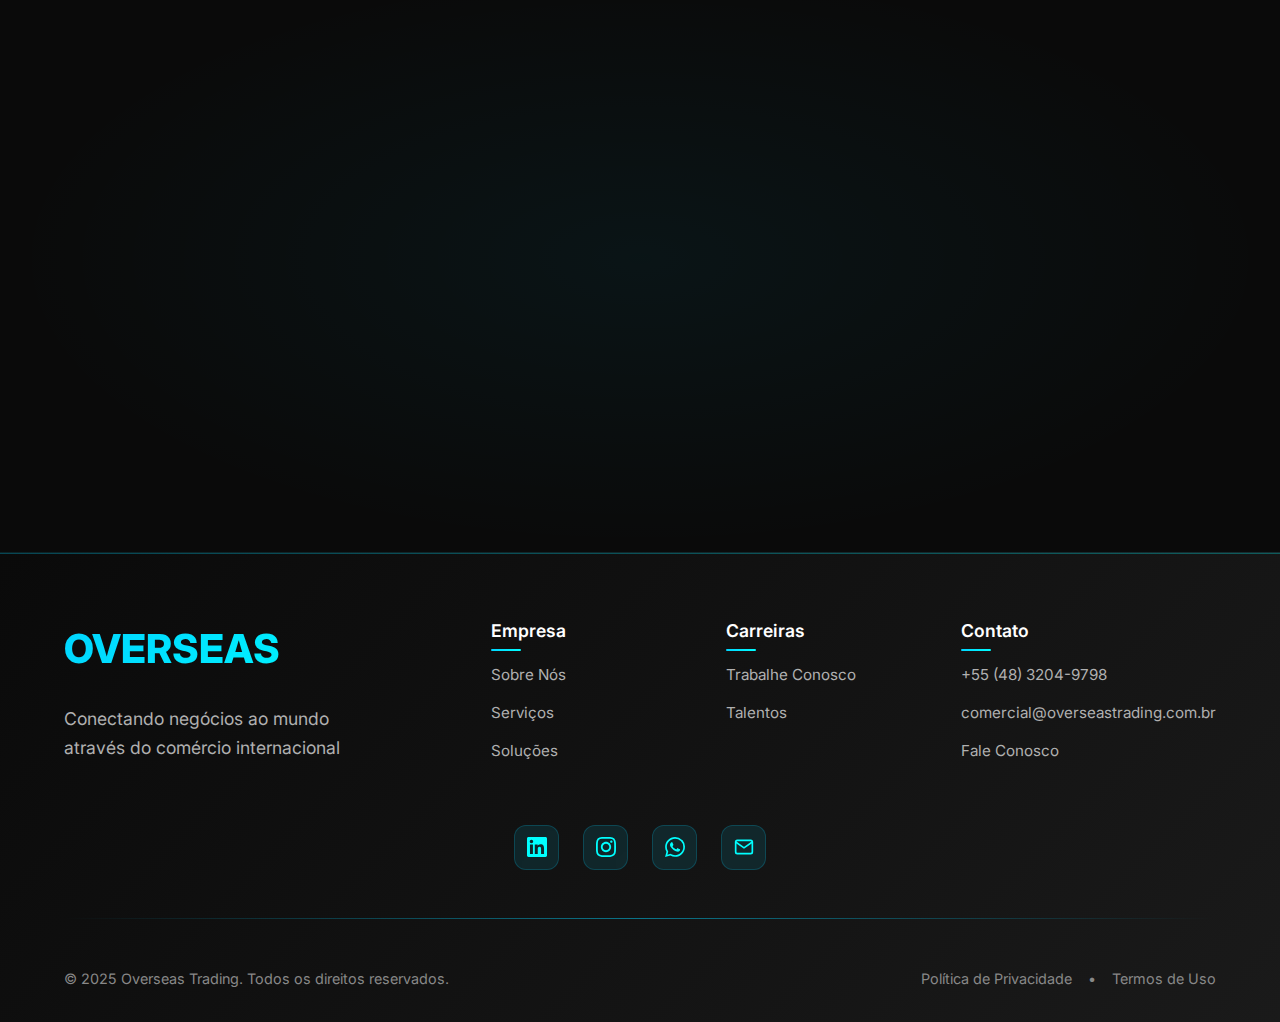
<file: trabalhe-conosco.html>
<!DOCTYPE html>
<html lang="pt-BR">
<head>
    <meta charset="UTF-8">
    <meta name="viewport" content="width=device-width, initial-scale=1.0">
    <title>Trabalhe Conosco | Overseas Trading</title>
    <meta name="description" content="Na Overseas, buscamos profissionais de alta performance com autonomia e foco em resultados. Junte-se ao nosso time comercial ou operacional.">
    <meta name="keywords" content="trabalhe conosco, overseas trading, vendas, comércio exterior, despachante">
    
    <!-- Open Graph -->
    <meta property="og:title" content="Trabalhe Conosco | Overseas Trading">
    <meta property="og:description" content="Profissionais de alta performance com autonomia e foco em resultados.">
    <meta property="og:type" content="website">
    
    <!-- Fonts -->
    <link rel="preconnect" href="https://fonts.googleapis.com">
    <link rel="preconnect" href="https://fonts.gstatic.com" crossorigin>
    <link href="https://fonts.googleapis.com/css2?family=Inter:wght@400;500;600;700;800&display=swap" rel="stylesheet">
    
    <!-- CSS -->
    <link rel="stylesheet" href="assets/css/trabalhe-conosco.css">
    
    <!-- Favicon -->
    <link rel="icon" type="image/png" href="/assets/images/logo.png">
</head>
<body>
    <!-- Header Container -->
    <div id="overseas-header"></div>
    
    <!-- Main Content -->
    <main class="main-content">
        <!-- Hero Section -->
        <section class="hero-section">
            <div class="container">
                <div class="hero-content" data-aos="fade-up">
                    <span class="hero-badge">JUNTE-SE A NÓS</span>
                    <h1 class="hero-title">
                        Profissionais de <span class="gradient-text">Alta Performance</span>
                    </h1>
                    <p class="hero-description">
                        Na Overseas, buscamos profissionais que compartilhem nossa visão de negócios: 
                        <strong>alta performance, autonomia e foco em resultados.</strong>
                    </p>
                    
                    <div class="hero-cta">
                        <a href="#vagas" class="btn btn-primary btn-large">
                            <svg width="24" height="24" viewBox="0 0 24 24" fill="none" stroke="currentColor" stroke-width="2">
                                <path d="M17 21v-2a4 4 0 0 0-4-4H5a4 4 0 0 0-4 4v2"/>
                                <circle cx="9" cy="7" r="4"/>
                                <path d="M23 21v-2a4 4 0 0 0-3-3.87"/>
                                <path d="M16 3.13a4 4 0 0 1 0 7.75"/>
                            </svg>
                            Ver Oportunidades
                        </a>
                        <a href="#candidatura" class="btn btn-secondary btn-large">
                            <svg width="24" height="24" viewBox="0 0 24 24" fill="none" stroke="currentColor" stroke-width="2">
                                <path d="M21 15v4a2 2 0 0 1-2 2H5a2 2 0 0 1-2-2v-4"/>
                                <polyline points="7,10 12,15 17,10"/>
                                <line x1="12" y1="15" x2="12" y2="3"/>
                            </svg>
                            Enviar Currículo
                        </a>
                    </div>
                </div>
            </div>
        </section>

        <!-- Vagas Section -->
        <section class="vagas-section">
            <div class="container">
                <div class="vagas-grid">
                    <!-- Vaga Comercial -->
                    <div class="vaga-card" data-aos="fade-up" data-aos-delay="100">
                        <div class="vaga-icon">🚀</div>
                        <div class="vaga-header">
                            <h2>Vendedor Independente</h2>
                            <span class="vaga-tipo">Perfil Empreendedor</span>
                        </div>
                        
                        <p class="vaga-intro">
                            Procuramos <strong>parceiros comerciais</strong> com espírito empreendedor, prontos para crescer com a gente. 
                            Aqui, não oferecemos CLT, mas sim uma <strong>comissão agressiva</strong> com potencial real de ganhos elevados. 
                            Nossos melhores parceiros chegam a se tornar <strong>sócios comerciais.</strong>
                        </p>

                        <div class="requisitos">
                            <h4>O que esperamos:</h4>
                            <ul>
                                <li>Experiência em vendas consultivas B2B</li>
                                <li>Conhecimento em comércio exterior (diferencial)</li>
                                <li>Autonomia, proatividade e foco em metas</li>
                                <li>Habilidade em gerar e manter carteira de clientes</li>
                            </ul>
                        </div>

                        <div class="oferecemos">
                            <h4>O que oferecemos:</h4>
                            <ul>
                                <li>Comissão sobre margem líquida (sem teto)</li>
                                <li>Suporte comercial e técnico completo</li>
                                <li>Possibilidade real de se tornar sócio comercial</li>
                            </ul>
                        </div>

                        <a href="#candidatura" class="vaga-btn">Candidatar-se</a>
                    </div>

                    <!-- Vaga Operacional -->
                    <div class="vaga-card" data-aos="fade-up" data-aos-delay="200">
                        <div class="vaga-icon">📦</div>
                        <div class="vaga-header">
                            <h2>Profissional de Despacho Aduaneiro</h2>
                            <span class="vaga-tipo">Especialista</span>
                        </div>
                        
                        <p class="vaga-intro">
                            Buscamos <strong>especialistas</strong> com sólida experiência em desembaraço, 
                            classificação fiscal, regimes aduaneiros e gestão documental. Aqui você atuará como 
                            <strong>consultor ou parceiro técnico,</strong> apoiando projetos de importação com profundidade e agilidade.
                        </p>

                        <div class="requisitos">
                            <h4>Perfil desejado:</h4>
                            <ul>
                                <li>Experiência comprovada como despachante, analista ou consultor de COMEX</li>
                                <li>Capacidade de operar com autonomia e visão de negócio</li>
                                <li>Familiaridade com Siscomex, LI, Radar e regimes especiais</li>
                            </ul>
                        </div>

                        <a href="#candidatura" class="vaga-btn">Candidatar-se</a>
                    </div>
                </div>
            </div>
        </section>

        <!-- Formulário de Candidatura -->
        <section class="candidatura-section" id="candidatura">
            <div class="container">
                <div class="candidatura-header" data-aos="fade-up">
                    <h2>💼 Se identificou com um dos perfis acima?</h2>
                    <p>Envie seu currículo e uma breve apresentação para nosso time.</p>
                </div>
                
                <div class="candidatura-content">
                    <form class="candidatura-form" id="candidaturaForm" data-aos="fade-up" data-aos-delay="200">
                        <div class="form-row">
                            <div class="form-group">
                                <label for="nome">Nome Completo *</label>
                                <input type="text" id="nome" name="nome" required>
                            </div>
                            
                            <div class="form-group">
                                <label for="email">E-mail *</label>
                                <input type="email" id="email" name="email" required>
                            </div>
                        </div>

                        <div class="form-row">
                            <div class="form-group">
                                <label for="telefone">Telefone *</label>
                                <input type="tel" id="telefone" name="telefone" required>
                            </div>
                            
                            <div class="form-group">
                                <label for="area">Área de Interesse *</label>
                                <select id="area" name="area" required>
                                    <option value="">Selecione</option>
                                    <option value="comercial">Vendedor Independente</option>
                                    <option value="operacional">Despacho Aduaneiro</option>
                                </select>
                            </div>
                        </div>
                        
                        <div class="form-group">
                            <label for="linkedin">LinkedIn (opcional)</label>
                            <input type="url" id="linkedin" name="linkedin" placeholder="https://linkedin.com/in/seu-perfil">
                        </div>
                        
                        <div class="form-group">
                            <label for="curriculo">Currículo (PDF, DOC, DOCX) *</label>
                            <div class="file-input">
                                <input type="file" id="curriculo" name="curriculo" accept=".pdf,.doc,.docx" required>
                                <label for="curriculo" class="file-label">
                                    <svg width="20" height="20" viewBox="0 0 24 24" fill="none" stroke="currentColor" stroke-width="2">
                                        <path d="M21 15v4a2 2 0 0 1-2 2H5a2 2 0 0 1-2-2v-4"/>
                                        <polyline points="7,10 12,15 17,10"/>
                                        <line x1="12" y1="15" x2="12" y2="3"/>
                                    </svg>
                                    <span>Escolher arquivo</span>
                                </label>
                                <span class="file-name">Nenhum arquivo selecionado</span>
                            </div>
                        </div>
                        
                        <div class="form-group">
                            <label for="apresentacao">Breve Apresentação *</label>
                            <textarea id="apresentacao" name="apresentacao" rows="4" 
                                placeholder="Conte-nos sobre sua experiência, objetivos e por que se interessou pela Overseas..." required></textarea>
                        </div>
                        
                        <button type="submit" class="submit-btn">Enviar Candidatura</button>
                        
                        <div class="contact-info">
                            <p>📧 <strong>E-mail:</strong> <a href="mailto:contato@overseastrading.com.br">contato@overseastrading.com.br</a></p>
                        </div>
                    </form>
                </div>
            </div>
        </section>

        <!-- CTA Section -->
        <section class="cta-section">
            <div class="container">
                <div class="cta-content" data-aos="fade-up">
                    <h2>Pronto para uma nova jornada profissional?</h2>
                    <p>
                        Junte-se a profissionais que fazem a diferença no comércio exterior. 
                        Na Overseas, sua performance define seu sucesso.
                    </p>
                    <div class="cta-buttons">
                        <a href="#vagas" class="btn btn-primary" onclick="document.querySelector('.vagas-section').scrollIntoView({behavior: 'smooth'})">
                            Ver Oportunidades
                        </a>
                        <a href="sobre.html" class="btn btn-secondary">
                            Sobre a Overseas
                        </a>
                    </div>
                </div>
            </div>
        </section>
    </main>

    <!-- Footer Container -->
    <div id="overseas-footer"></div>

    <!-- Scripts -->
    <script src="assets/js/overseas-components.js"></script>
    <script src="assets/js/trabalhe-conosco.js"></script>
</body>
</html>
</file>
<file: calculadora-importacao/styles.css>
/* ==========================================
   VARIÁVEIS CSS
========================================== */
:root {
    --primary-color: #00f0ff;
    --secondary-color: #0066cc;
    --accent-color: #ff6b35;
    --success-color: #39ff14;
    --error-color: #ff4757;
    --warning-color: #ffa726;
    --bg-dark: #0a0e1a;
    --bg-card: #1a1f2e;
    --text-primary: #ffffff;
    --text-secondary: #b3b8c8;
    --border-color: #2d3748;
    --shadow-color: rgba(0, 240, 255, 0.1);
}

/* ==========================================
   RESET E BASE
========================================== */
* {
    margin: 0;
    padding: 0;
    box-sizing: border-box;
}

body {
    font-family: 'Inter', sans-serif;
    background: linear-gradient(135deg, #0a0e1a 0%, #1a1f2e 100%);
    color: var(--text-primary);
    min-height: 100vh;
    line-height: 1.6;
}

/* ==========================================
   LAYOUT PRINCIPAL
========================================== */
.container {
    max-width: 1400px;
    margin: 0 auto;
    padding: 2rem;
}

.header {
    text-align: center;
    margin-bottom: 3rem;
}

.header h1 {
    font-size: 3.5rem;
    font-weight: 800;
    background: linear-gradient(135deg, var(--primary-color), var(--secondary-color));
    -webkit-background-clip: text;
    background-clip: text;
    -webkit-text-fill-color: transparent;
    margin-bottom: 1rem;
}

.header p {
    font-size: 1.2rem;
    color: var(--text-secondary);
    max-width: 900px;
    margin: 0 auto;
}

/* ==========================================
   CARDS E FORMULÁRIOS
========================================== */
.calculator-card {
    background: var(--bg-card);
    border-radius: 20px;
    padding: 2.5rem;
    box-shadow: 0 20px 40px rgba(0, 0, 0, 0.3);
    border: 1px solid var(--border-color);
    margin-bottom: 2rem;
}

.calculator-card h2 {
    color: var(--primary-color);
    margin-bottom: 2rem;
    font-size: 1.5rem;
    text-transform: uppercase;
    letter-spacing: 1px;
}

.form-grid {
    display: grid;
    grid-template-columns: repeat(auto-fit, minmax(300px, 1fr));
    gap: 1.5rem;
    margin-bottom: 2rem;
}

.form-group {
    position: relative;
}

.form-group label {
    display: block;
    font-weight: 600;
    margin-bottom: 0.5rem;
    color: var(--text-primary);
    font-size: 0.9rem;
    text-transform: uppercase;
    letter-spacing: 0.5px;
}

.form-group input,
.form-group select {
    width: 100%;
    padding: 1rem;
    background: rgba(255, 255, 255, 0.05);
    border: 2px solid var(--border-color);
    border-radius: 12px;
    color: var(--text-primary);
    font-size: 1rem;
    transition: all 0.3s ease;
    backdrop-filter: blur(10px);
}

.form-group input:focus,
.form-group select:focus {
    outline: none;
    border-color: var(--primary-color);
    box-shadow: 0 0 20px rgba(0, 240, 255, 0.3);
}

/* ==========================================
   SEÇÃO DE NCMs
========================================== */
.ncm-section {
    background: rgba(255, 255, 255, 0.05);
    border-radius: 15px;
    padding: 1.5rem;
    margin: 1.5rem 0;
    border: 1px solid var(--border-color);
}

.ncm-section h3 {
    color: var(--primary-color);
    margin-bottom: 1rem;
    font-size: 1.2rem;
}

.ncm-item {
    display: grid;
    grid-template-columns: 2fr 1fr 1fr auto;
    gap: 1rem;
    align-items: end;
    margin-bottom: 1rem;
    padding: 1rem;
    background: rgba(255, 255, 255, 0.02);
    border-radius: 10px;
    border: 1px solid var(--border-color);
}

.ncm-description {
    margin-top: 0.5rem;
    font-size: 0.9rem;
    color: var(--text-secondary);
    min-height: 20px;
}

/* ==========================================
   BOTÕES
========================================== */
.btn {
    background: linear-gradient(135deg, var(--primary-color), var(--secondary-color));
    color: white;
    padding: 1rem 2rem;
    border: none;
    border-radius: 12px;
    font-size: 1.1rem;
    font-weight: 600;
    cursor: pointer;
    transition: all 0.3s ease;
    text-transform: uppercase;
    letter-spacing: 1px;
    box-shadow: 0 10px 30px rgba(0, 240, 255, 0.3);
}

.btn:hover:not(:disabled) {
    transform: translateY(-2px);
    box-shadow: 0 15px 40px rgba(0, 240, 255, 0.4);
}

.btn:disabled {
    opacity: 0.6;
    cursor: not-allowed;
}

.add-ncm-btn {
    background: var(--success-color);
    color: var(--bg-dark);
    padding: 0.75rem 1.5rem;
    border: none;
    border-radius: 10px;
    font-weight: 600;
    cursor: pointer;
    transition: all 0.3s ease;
    margin-top: 1rem;
}

.remove-btn {
    background: var(--error-color);
    color: white;
    border: none;
    padding: 0.5rem;
    border-radius: 8px;
    cursor: pointer;
    transition: all 0.3s ease;
    min-width: 40px;
}

/* ==========================================
   SEÇÃO DE RESULTADOS
========================================== */
.results-section {
    display: none;
    margin-top: 2rem;
}

.results-grid {
    display: grid;
    grid-template-columns: repeat(auto-fit, minmax(400px, 1fr));
    gap: 2rem;
    margin-bottom: 2rem;
}

.result-card {
    background: var(--bg-card);
    border-radius: 15px;
    padding: 2rem;
    border: 1px solid var(--border-color);
    box-shadow: 0 10px 30px rgba(0, 0, 0, 0.3);
}

.result-card h3 {
    color: var(--primary-color);
    margin-bottom: 1rem;
    font-size: 1.2rem;
    text-transform: uppercase;
    letter-spacing: 1px;
}

/* ==========================================
   TABELA DE COMPARAÇÃO
========================================== */
.comparison-table {
    width: 100%;
    border-collapse: collapse;
    margin-top: 1rem;
}

.comparison-table th,
.comparison-table td {
    padding: 1rem;
    text-align: right;
    border-bottom: 1px solid var(--border-color);
}

.comparison-table th {
    background: rgba(0, 240, 255, 0.1);
    color: var(--primary-color);
    font-weight: 600;
    text-transform: uppercase;
    font-size: 0.9rem;
}

.comparison-table .item-name {
    text-align: left;
}

.comparison-table tr:hover {
    background: rgba(255, 255, 255, 0.02);
}

/* ==========================================
   CARD DE ECONOMIA
========================================== */
.economy-card {
    text-align: center;
    padding: 2rem;
}

.economy-value {
    font-size: 3rem;
    margin-bottom: 1rem;
}

.economy-money {
    font-size: 2rem;
    margin-bottom: 0.5rem;
}

.highlight {
    background: linear-gradient(135deg, var(--success-color), #2ecc71);
    -webkit-background-clip: text;
    background-clip: text;
    -webkit-text-fill-color: transparent;
    font-weight: 700;
}

/* ==========================================
   DETALHES E ITENS
========================================== */
.detail-item {
    display: flex;
    justify-content: space-between;
    align-items: center;
    margin-bottom: 0.5rem;
    padding: 0.5rem 0;
    border-bottom: 1px solid rgba(255, 255, 255, 0.1);
}

.detail-item:last-child {
    border-bottom: none;
}

.detail-item strong {
    color: var(--primary-color);
}

/* ==========================================
   MENSAGENS E ALERTAS
========================================== */
.error-message {
    background: var(--error-color);
    color: white;
    padding: 1rem;
    border-radius: 10px;
    margin: 1rem 0;
    display: none;
    font-weight: 500;
}

.warning-box {
    background: rgba(255, 193, 7, 0.1);
    border: 1px solid var(--warning-color);
    border-radius: 10px;
    padding: 1.5rem;
    margin-top: 2rem;
    text-align: center;
}

.warning-box p {
    color: var(--warning-color);
    font-style: italic;
    margin: 0;
}

/* ==========================================
   SEÇÃO DE CONTATO
========================================== */
.contact-section {
    text-align: center;
    margin-top: 2rem;
    padding: 2rem;
    background: rgba(0, 240, 255, 0.05);
    border-radius: 15px;
    border: 1px solid var(--primary-color);
}

.contact-btn {
    background: linear-gradient(135deg, var(--success-color), #2ecc71);
    color: var(--bg-dark);
    padding: 1rem 2rem;
    border: none;
    border-radius: 12px;
    font-size: 1.1rem;
    font-weight: 600;
    cursor: pointer;
    transition: all 0.3s ease;
    text-decoration: none;
    display: inline-block;
    margin-top: 1rem;
}

/* ==========================================
   NOTIFICAÇÕES
========================================== */
.notification {
    position: fixed;
    top: 20px;
    right: 20px;
    padding: 1rem;
    border-radius: 8px;
    box-shadow: 0 4px 12px rgba(0,0,0,0.3);
    z-index: 10000;
    display: flex;
    justify-content: space-between;
    align-items: center;
    max-width: 400px;
    animation: slideIn 0.3s ease;
    font-family: 'Inter', sans-serif;
    font-size: 0.9rem;
    min-width: 250px;
}

.notification-success {
    background: var(--success-color);
    color: var(--bg-dark);
}

.notification-error {
    background: var(--error-color);
    color: white;
}

.notification-info {
    background: var(--primary-color);
    color: white;
}

.notification button {
    background: none;
    border: none;
    color: inherit;
    font-size: 1.2rem;
    cursor: pointer;
    margin-left: 1rem;
    padding: 0;
    width: 20px;
    height: 20px;
    display: flex;
    align-items: center;
    justify-content: center;
}

.notification button:hover {
    background: rgba(255, 255, 255, 0.2);
    border-radius: 50%;
}

/* ==========================================
   ANIMAÇÕES
========================================== */
.loading::after {
    content: '⏳';
    animation: spin 1s linear infinite;
}

@keyframes spin {
    from { transform: rotate(0deg); }
    to { transform: rotate(360deg); }
}

.fade-in {
    animation: fadeIn 0.6s ease-in;
}

@keyframes fadeIn {
    from { opacity: 0; transform: translateY(20px); }
    to { opacity: 1; transform: translateY(0); }
}

@keyframes slideIn {
    from {
        transform: translateX(100%);
        opacity: 0;
    }
    to {
        transform: translateX(0);
        opacity: 1;
    }
}

/* ==========================================
   RESPONSIVIDADE
========================================== */
@media (max-width: 768px) {
    .container {
        padding: 1rem;
    }

    .header h1 {
        font-size: 2.5rem;
    }

    .ncm-item {
        grid-template-columns: 1fr;
        gap: 0.5rem;
    }

    .results-grid {
        grid-template-columns: 1fr;
    }

    .comparison-table th,
    .comparison-table td {
        padding: 0.5rem;
        font-size: 0.9rem;
    }

    .calculator-card {
        padding: 1.5rem;
    }

    .notification {
        right: 10px;
        left: 10px;
        max-width: none;
    }
}

/* ==========================================
   GRID ESPECIAL PARA TABELA PRINCIPAL
========================================== */
.full-width-card {
    grid-column: 1 / -1;
}

/* ==========================================
   CSS ADDON PARA ESTRUTURA OVERSEAS
   Complementa o CSS existente sem conflitos
========================================== */

/* Estilos específicos para tabelas da estrutura Overseas */
.comparison-table {
    width: 100%;
    border-collapse: collapse;
    margin-top: 1rem;
    font-family: 'Inter', sans-serif;
    background: rgba(255, 255, 255, 0.02);
    border-radius: 10px;
    overflow: hidden;
}

.comparison-table thead {
    background: linear-gradient(135deg, var(--primary-color), var(--secondary-color));
}

.comparison-table th {
    padding: 1rem;
    color: var(--bg-dark);
    font-weight: 700;
    text-transform: uppercase;
    letter-spacing: 0.5px;
    font-size: 0.9rem;
    text-align: center;
    border: none;
}

.comparison-table th.item-name {
    text-align: left;
    width: 50%;
}

.comparison-table td {
    padding: 0.75rem 1rem;
    text-align: center;
    border-bottom: 1px solid var(--border-color);
    color: var(--text-primary);
    font-weight: 500;
}

.comparison-table td:first-child {
    text-align: left;
    font-weight: 600;
    color: var(--text-primary);
}

.comparison-table tbody tr {
    transition: all 0.3s ease;
    background: rgba(255, 255, 255, 0.02);
}

.comparison-table tbody tr:nth-child(even) {
    background: rgba(255, 255, 255, 0.05);
}

.comparison-table tbody tr:hover {
    background: rgba(0, 240, 255, 0.1);
    transform: translateX(2px);
}

/* Linhas destacadas específicas da planilha */
.comparison-table tbody tr[style*="warning-color"] {
    background: var(--warning-color) !important;
    color: var(--bg-dark) !important;
    font-weight: 700;
}

.comparison-table tbody tr[style*="warning-color"] td {
    color: var(--bg-dark) !important;
}

.comparison-table tbody tr[style*="primary-color"] {
    background: var(--primary-color) !important;
    color: var(--bg-dark) !important;
    font-weight: 700;
}

.comparison-table tbody tr[style*="primary-color"] td {
    color: var(--bg-dark) !important;
}

.comparison-table tbody tr[style*="secondary-color"] {
    background: var(--secondary-color) !important;
    color: white !important;
    font-weight: 700;
}

.comparison-table tbody tr[style*="secondary-color"] td {
    color: white !important;
}

.comparison-table tbody tr[style*="success-color"] {
    background: var(--success-color) !important;
    color: var(--bg-dark) !important;
    font-weight: 700;
}

.comparison-table tbody tr[style*="success-color"] td {
    color: var(--bg-dark) !important;
}

/* Linha de economia especial */
.comparison-table tbody tr[style*="linear-gradient"] {
    background: linear-gradient(135deg, var(--success-color), #2ecc71) !important;
    color: var(--bg-dark) !important;
    font-weight: 800;
}

.comparison-table tbody tr[style*="linear-gradient"] td {
    color: var(--bg-dark) !important;
    padding: 1.2rem 1rem;
}

/* Destaque para valores negativos (descontos) */
.comparison-table td[style*="success-color"] {
    color: var(--success-color) !important;
    font-weight: 700;
    text-shadow: 0 0 10px rgba(57, 255, 20, 0.3);
}

/* Estilo para células vazias (—) */
.comparison-table td[style*="text-secondary"] {
    color: var(--text-secondary) !important;
    font-style: italic;
    opacity: 0.6;
}

/* Cards com largura total */
.result-card.full-width-card {
    grid-column: 1 / -1;
    background: linear-gradient(135deg, var(--bg-card), rgba(0, 240, 255, 0.05));
    border: 2px solid rgba(0, 240, 255, 0.2);
}

.result-card.full-width-card h3 {
    background: linear-gradient(135deg, var(--primary-color), var(--secondary-color));
    -webkit-background-clip: text;
    background-clip: text;
    -webkit-text-fill-color: transparent;
    font-size: 1.3rem;
    margin-bottom: 1.5rem;
}

/* Animações melhoradas para os cards */
.result-card.fade-in {
    animation: fadeInUp 0.6s ease-out forwards;
    opacity: 0;
    transform: translateY(30px);
}

@keyframes fadeInUp {
    to {
        opacity: 1;
        transform: translateY(0);
    }
}

/* Efeitos hover especiais para cards importantes */
.result-card:hover {
    transform: translateY(-5px);
    box-shadow: 0 25px 50px rgba(0, 240, 255, 0.15);
    border-color: rgba(0, 240, 255, 0.3);
}

/* Destaque especial para o card de totais finais */
.result-card.full-width-card:last-of-type {
    background: linear-gradient(135deg, var(--bg-card), rgba(57, 255, 20, 0.05));
    border: 2px solid rgba(57, 255, 20, 0.3);
    position: relative;
    overflow: hidden;
}

.result-card.full-width-card:last-of-type::before {
    content: '';
    position: absolute;
    top: 0;
    left: -100%;
    width: 100%;
    height: 100%;
    background: linear-gradient(90deg, transparent, rgba(57, 255, 20, 0.1), transparent);
    animation: shimmer 2s infinite;
}

@keyframes shimmer {
    0% { left: -100%; }
    100% { left: 100%; }
}

/* Responsividade aprimorada para tabelas */
@media (max-width: 768px) {
    .comparison-table {
        font-size: 0.8rem;
    }
    
    .comparison-table th,
    .comparison-table td {
        padding: 0.5rem;
    }
    
    .comparison-table th {
        font-size: 0.75rem;
    }
    
    /* Empilhar colunas em telas muito pequenas */
    @media (max-width: 480px) {
        .comparison-table {
            display: block;
            overflow-x: auto;
            white-space: nowrap;
        }
        
        .comparison-table thead,
        .comparison-table tbody,
        .comparison-table th,
        .comparison-table td,
        .comparison-table tr {
            display: block;
        }
        
        .comparison-table thead tr {
            position: absolute;
            top: -9999px;
            left: -9999px;
        }
        
        .comparison-table tr {
            border: 1px solid var(--border-color);
            margin-bottom: 0.5rem;
            border-radius: 8px;
            background: var(--bg-card);
            padding: 0.5rem;
        }
        
        .comparison-table td {
            border: none;
            border-bottom: 1px solid var(--border-color);
            position: relative;
            padding-left: 50% !important;
            text-align: left !important;
        }
        
        .comparison-table td:before {
            content: attr(data-label);
            position: absolute;
            left: 6px;
            width: 45%;
            padding-right: 10px;
            white-space: nowrap;
            font-weight: 600;
            color: var(--primary-color);
        }
    }
}

/* Efeitos de loading específicos */
.result-card.loading {
    opacity: 0.7;
    pointer-events: none;
}

.result-card.loading::after {
    content: '';
    position: absolute;
    top: 50%;
    left: 50%;
    width: 30px;
    height: 30px;
    margin: -15px 0 0 -15px;
    border: 3px solid var(--border-color);
    border-top: 3px solid var(--primary-color);
    border-radius: 50%;
    animation: spin 1s linear infinite;
}

/* Estilos para notificações específicas da calculadora */
.calculation-success {
    background: linear-gradient(135deg, var(--success-color), #2ecc71);
    color: var(--bg-dark);
    border-radius: 12px;
    padding: 1rem;
    margin: 1rem 0;
    font-weight: 600;
    text-align: center;
    animation: pulse 2s infinite;
}

@keyframes pulse {
    0%, 100% { transform: scale(1); }
    50% { transform: scale(1.02); }
}

/* Destaque para valores monetários importantes */
.monetary-highlight {
    font-family: 'Inter', monospace;
    font-weight: 700;
    text-shadow: 0 0 10px rgba(0, 240, 255, 0.3);
}

/* Estilos para tooltip informativos */
.info-tooltip {
    position: relative;
    display: inline-block;
    cursor: help;
}

.info-tooltip::after {
    content: attr(data-tooltip);
    position: absolute;
    bottom: 125%;
    left: 50%;
    margin-left: -80px;
    width: 160px;
    background: var(--bg-dark);
    color: var(--text-primary);
    text-align: center;
    border-radius: 6px;
    padding: 5px;
    font-size: 0.8rem;
    opacity: 0;
    pointer-events: none;
    transition: opacity 0.3s;
    border: 1px solid var(--primary-color);
}

.info-tooltip:hover::after {
    opacity: 1;
}

/* Garantir que o CSS não conflite com estilos existentes */
.overseas-structure .comparison-table {
    /* Escopo específico para evitar conflitos */
}

/* Classe para aplicar o tema Overseas apenas onde necessário */
.overseas-results {
    /* Container específico para resultados da estrutura Overseas */
}

.overseas-results .result-card {
    /* Aplicar estilos apenas nos cards da estrutura Overseas */
}
</file>
<file: assets/css/main.css>
/* /assets/css/main.css */
* {
    margin: 0;
    padding: 0;
    box-sizing: border-box;
}

:root {
    --primary-dark: #0a0a0a;
    --secondary-dark: #1a1a1a;
    --accent-blue: #00d4ff;
    --accent-cyan: #00ffff;
    --accent-green: #39ff14;
    --accent-orange: #ff8c00;
    --text-primary: #ffffff;
    --text-secondary: #b0b0b0;
    --text-muted: #888888;
    --gradient-primary: linear-gradient(135deg, #00d4ff 0%, #00ffff 100%);
    --gradient-dark: linear-gradient(135deg, #0a0a0a 0%, #1a1a1a 100%);
    --border-color: rgba(0, 212, 255, 0.1);
}

body {
    font-family: 'Inter', sans-serif;
    background: var(--primary-dark);
    color: var(--text-primary);
    line-height: 1.6;
}

.container {
    max-width: 1400px;
    margin: 0 auto;
    padding: 0 5%;
}

/* Estilos globais para botões WhatsApp, footer, etc. */
.whatsapp-float {
    position: fixed;
    bottom: 2rem;
    right: 2rem;
    width: 60px;
    height: 60px;
    background: #25d366;
    border-radius: 50%;
    display: flex;
    align-items: center;
    justify-content: center;
    text-decoration: none;
    color: white;
    z-index: 999;
    transition: all 0.3s ease;
    box-shadow: 0 4px 20px rgba(37, 211, 102, 0.3);
}

.whatsapp-float:hover {
    transform: scale(1.1);
}

.overseas-footer {
    background: var(--secondary-dark);
    padding: 3rem 5% 1rem;
    border-top: 1px solid var(--border-color);
    text-align: center;
}

.overseas-footer .footer-logo {
    font-size: 2.5rem;
    font-weight: 700;
    background: var(--gradient-primary);
    -webkit-background-clip: text;
    -webkit-text-fill-color: transparent;
    background-clip: text;
    margin-bottom: 1rem;
}

.overseas-footer .footer-description {
    color: var(--text-secondary);
    margin-bottom: 2rem;
}

.overseas-footer .social-links {
    display: flex;
    justify-content: center;
    gap: 2rem;
    margin-bottom: 2rem;
}

.overseas-footer .social-link {
    width: 50px;
    height: 50px;
    background: var(--gradient-primary);
    border-radius: 50%;
    display: flex;
    align-items: center;
    justify-content: center;
    color: var(--primary-dark);
    text-decoration: none;
    transition: all 0.3s ease;
}

.overseas-footer .social-link:hover {
    transform: translateY(-3px) scale(1.1);
}

.overseas-footer .footer-text {
    color: var(--text-secondary);
    font-size: 0.9rem;
}
</file>
<file: assets/css/servicos.css>
/* 
====================================
SERVICOS.CSS - Overseas Trading
Página de Serviços - VERSÃO CORRIGIDA
====================================
*/

/* Variables */
:root {
    --primary-cyan: #00bcd4;
    --primary-cyan-dark: #0097a7;
    --secondary-cyan: #4dd0e1;
    --accent-cyan: #00e5ff;
    --dark-bg: #0a0a0a;
    --dark-card: #1a1a1a;
    --dark-card-hover: #2a2a2a;
    --text-primary: #ffffff;
    --text-secondary: #b0b0b0;
    --text-muted: #808080;
    --border-color: #333333;
    --shadow-light: rgba(0, 188, 212, 0.1);
    --shadow-medium: rgba(0, 188, 212, 0.2);
    --shadow-heavy: rgba(0, 188, 212, 0.3);
    --gradient-primary: linear-gradient(135deg, var(--primary-cyan), var(--secondary-cyan));
    --gradient-dark: linear-gradient(135deg, #1a1a1a, #2a2a2a);
    --font-family: 'Inter', -apple-system, BlinkMacSystemFont, 'Segoe UI', system-ui, sans-serif;
}

/* Navbar Styles */
.navbar {
    position: fixed;
    top: 0;
    left: 0;
    right: 0;
    background: rgba(10, 10, 10, 0.95);
    backdrop-filter: blur(10px);
    border-bottom: 1px solid var(--border-color);
    z-index: 1000;
    transition: all 0.3s ease;
}

.nav-container {
    max-width: 1200px;
    margin: 0 auto;
    padding: 0 20px;
    display: flex;
    justify-content: space-between;
    align-items: center;
    height: 80px;
}

.nav-logo a {
    display: flex;
    align-items: center;
    gap: 10px;
    text-decoration: none;
    color: var(--text-primary);
}

.nav-logo .logo {
    height: 40px;
    width: auto;
}

.nav-logo .logo-text {
    font-size: 1.5rem;
    font-weight: 700;
    background: var(--gradient-primary);
    -webkit-background-clip: text;
    -webkit-text-fill-color: transparent;
    background-clip: text;
}

.nav-menu {
    display: flex;
    gap: 2rem;
    align-items: center;
}

.nav-link {
    color: var(--text-secondary);
    text-decoration: none;
    font-weight: 500;
    transition: color 0.3s ease;
    position: relative;
}

.nav-link:hover {
    color: var(--primary-cyan);
}

.nav-link::after {
    content: '';
    position: absolute;
    bottom: -5px;
    left: 0;
    width: 0;
    height: 2px;
    background: var(--gradient-primary);
    transition: width 0.3s ease;
}

.nav-link:hover::after {
    width: 100%;
}

/* Menu Hamburger */
.nav-toggle {
    display: none;
    flex-direction: column;
    cursor: pointer;
    padding: 8px;
    background: transparent;
    border: none;
    z-index: 1001;
    position: relative;
}

.bar {
    width: 25px;
    height: 3px;
    background: var(--text-primary) !important;
    margin: 3px 0;
    transition: 0.3s;
    border-radius: 2px;
    display: block !important;
}

/* Menu Mobile */
.mobile-nav {
    display: none;
    flex-direction: column;
    background: rgba(10, 10, 10, 0.98);
    backdrop-filter: blur(10px);
    position: absolute;
    top: 100%;
    left: 0;
    right: 0;
    border-top: 1px solid var(--border-color);
    padding: 1rem 0;
    z-index: 1000;
}

.mobile-nav-link {
    color: var(--text-secondary);
    text-decoration: none;
    padding: 1rem 2rem;
    font-weight: 500;
    transition: all 0.3s ease;
    border-left: 3px solid transparent;
}

.mobile-nav-link:hover {
    color: var(--primary-cyan);
    background: rgba(0, 188, 212, 0.1);
    border-left-color: var(--primary-cyan);
}

/* Estados do Menu Hamburger */
.nav-toggle.active .bar:nth-child(1) {
    transform: rotate(45deg) translate(5px, 5px);
}

.nav-toggle.active .bar:nth-child(2) {
    opacity: 0;
}

.nav-toggle.active .bar:nth-child(3) {
    transform: rotate(-45deg) translate(7px, -6px);
}

.mobile-nav.active {
    display: flex;
}

/* Media Queries para Responsividade */
@media (max-width: 768px) {
    .nav-menu {
        display: none !important;
    }
    
    .nav-toggle {
        display: flex !important;
        opacity: 1 !important;
        visibility: visible !important;
    }
    
    .nav-container {
        padding: 0 15px;
        height: 70px;
    }
    
    .nav-logo .logo {
        height: 35px;
    }
    
    .nav-logo .logo-text {
        font-size: 1.3rem;
    }
}

/* Base Styles */
* {
    margin: 0;
    padding: 0;
    box-sizing: border-box;
}

body {
    font-family: var(--font-family);
    background-color: var(--dark-bg);
    color: var(--text-primary);
    line-height: 1.6;
    overflow-x: hidden;
    min-height: 100vh;
}

main {
    position: relative;
    z-index: 1;
}

.container {
    max-width: 1200px;
    margin: 0 auto;
    padding: 0 20px;
}

#overseas-header + main,
#header-container + main {
    margin-top: 0 !important;
    padding-top: 0 !important;
}

/* Hero Section */
.hero-section {
    min-height: auto;
    display: flex;
    align-items: center;
    position: relative;
    background: linear-gradient(135deg, var(--dark-bg) 0%, #1a1a1a 100%);
    overflow: hidden;
    padding: 100px 0 3.2rem 0;
}

.hero-section::before {
    content: '';
    position: absolute;
    top: 0;
    left: 0;
    right: 0;
    bottom: 0;
    background: radial-gradient(circle at 30% 40%, rgba(0, 188, 212, 0.15) 0%, transparent 50%),
                radial-gradient(circle at 80% 20%, rgba(77, 208, 225, 0.1) 0%, transparent 50%),
                radial-gradient(circle at 40% 80%, rgba(0, 229, 255, 0.1) 0%, transparent 50%);
    pointer-events: none;
}

.hero-section .container {
    position: relative;
    z-index: 2;
}

/* Badge */
.badge-container {
    text-align: center;
    margin-bottom: 1.6rem;
}

.badge {
    display: inline-block;
    padding: 0.45rem 1.3rem;
    background: var(--gradient-primary);
    color: #000000;
    border-radius: 25px;
    font-size: 0.82rem;
    font-weight: 600;
    letter-spacing: 0.5px;
    text-transform: uppercase;
    box-shadow: 0 4px 15px var(--shadow-light);
}

/* Hero Content */
.hero-content {
    text-align: center;
    margin-bottom: 2.6rem;
    max-width: 800px;
    margin-left: auto;
    margin-right: auto;
}

.hero-title {
    font-size: clamp(2.1rem, 4vw, 3.6rem);
    font-weight: 700;
    line-height: 1.1;
    margin-bottom: 1.1rem;
    letter-spacing: -0.02em;
}

.gradient-text {
    background: var(--gradient-primary);
    -webkit-background-clip: text;
    -webkit-text-fill-color: transparent;
    background-clip: text;
    display: inline-block;
}

.hero-description {
    font-size: 1.12rem;
    color: var(--text-secondary);
    line-height: 1.45;
    max-width: 600px;
    margin: 0 auto;
}

/* Stats Grid */
.stats-grid {
    display: grid;
    grid-template-columns: repeat(2, 1fr);
    grid-template-rows: auto auto;
    gap: 1.7rem;
    margin-top: 2.2rem;
    max-width: 730px;
    margin-left: auto;
    margin-right: auto;
    justify-items: center;
}

.stat-card {
    background: var(--gradient-dark);
    border-radius: 17px;
    padding: 1.6rem;
    border: 1px solid var(--border-color);
    backdrop-filter: blur(10px);
    display: flex;
    align-items: center;
    gap: 1.1rem;
    transition: all 0.3s ease;
    box-shadow: 0 4px 20px rgba(0, 0, 0, 0.1);
    width: 100%;
    max-width: 310px;
}

.stat-card:nth-child(1) {
    grid-column: 1;
    grid-row: 1;
}

.stat-card:nth-child(2) {
    grid-column: 2;
    grid-row: 1;
}

.stat-card:nth-child(3) {
    grid-column: 1 / 3;
    grid-row: 2;
    justify-self: center;
    max-width: 300px;
}

.stat-card:hover {
    transform: translateY(-5px);
    box-shadow: 0 10px 40px var(--shadow-medium);
    border-color: var(--primary-cyan);
}

.stat-icon {
    font-size: 2.1rem;
    flex-shrink: 0;
}

.stat-content h3 {
    font-size: 1.12rem;
    font-weight: 600;
    margin-bottom: 0.35rem;
    color: var(--text-primary);
}

.stat-content p {
    color: var(--text-secondary);
    font-size: 0.92rem;
}

/* Services Section */
.services-section {
    padding: 8rem 0;
    position: relative;
}

.section-header {
    text-align: center;
    margin-bottom: 5rem;
    max-width: 600px;
    margin-left: auto;
    margin-right: auto;
}

.section-title {
    font-size: clamp(2.5rem, 4vw, 3.5rem);
    font-weight: 700;
    margin-bottom: 1.5rem;
    background: var(--gradient-primary);
    -webkit-background-clip: text;
    -webkit-text-fill-color: transparent;
    background-clip: text;
}

.section-description {
    font-size: 1.25rem;
    color: var(--text-secondary);
    line-height: 1.6;
}

/* Services Grid */
.services-grid {
    display: grid;
    grid-template-columns: repeat(auto-fit, minmax(380px, 1fr));
    gap: 2.5rem;
}

.service-card {
    background: var(--gradient-dark);
    border-radius: 24px;
    padding: 2.5rem;
    border: 1px solid var(--border-color);
    backdrop-filter: blur(10px);
    transition: all 0.4s ease;
    position: relative;
    overflow: hidden;
}

.service-card::before {
    content: '';
    position: absolute;
    top: 0;
    left: 0;
    right: 0;
    height: 4px;
    background: var(--gradient-primary);
    transform: scaleX(0);
    transition: transform 0.3s ease;
}

.service-card:hover::before {
    transform: scaleX(1);
}

.service-card:hover {
    transform: translateY(-8px);
    box-shadow: 0 20px 60px var(--shadow-medium);
    border-color: var(--primary-cyan);
    background: linear-gradient(135deg, #2a2a2a, #1a1a1a);
}

.service-icon {
    width: 60px;
    height: 60px;
    background: var(--gradient-primary);
    border-radius: 16px;
    display: flex;
    align-items: center;
    justify-content: center;
    margin-bottom: 1.5rem;
    transition: all 0.3s ease;
}

.service-icon svg {
    width: 28px;
    height: 28px;
    color: white;
}

.service-card:hover .service-icon {
    transform: scale(1.1);
    box-shadow: 0 8px 25px var(--shadow-medium);
}

.service-title {
    font-size: 1.5rem;
    font-weight: 600;
    margin-bottom: 1rem;
    color: var(--text-primary);
}

.service-description {
    color: var(--text-secondary);
    line-height: 1.6;
    margin-bottom: 1.5rem;
    font-size: 1rem;
}

.service-features {
    list-style: none;
    margin: 0;
    padding: 0;
}

.service-features li {
    color: var(--text-muted);
    font-size: 0.95rem;
    margin-bottom: 0.75rem;
    position: relative;
    padding-left: 1.5rem;
    transition: color 0.3s ease;
}

.service-features li::before {
    content: '✓';
    position: absolute;
    left: 0;
    color: var(--primary-cyan);
    font-weight: 600;
}

.service-card:hover .service-features li {
    color: var(--text-secondary);
}

/* CTA Section */
.cta-section {
    padding: 6rem 0 4rem 0;
    position: relative;
    background: linear-gradient(135deg, #1a1a1a 0%, var(--dark-bg) 100%);
    overflow: hidden;
}

.cta-section::before {
    content: '';
    position: absolute;
    top: 0;
    left: 0;
    right: 0;
    bottom: 0;
    background: radial-gradient(circle at 50% 50%, rgba(0, 188, 212, 0.1) 0%, transparent 70%);
    pointer-events: none;
}

.cta-content {
    text-align: center;
    position: relative;
    z-index: 2;
    max-width: 600px;
    margin: 0 auto;
}

.cta-title {
    font-size: clamp(2rem, 4vw, 3rem);
    font-weight: 700;
    margin-bottom: 1.5rem;
    background: var(--gradient-primary);
    -webkit-background-clip: text;
    -webkit-text-fill-color: transparent;
    background-clip: text;
}

.cta-description {
    font-size: 1.25rem;
    color: var(--text-secondary);
    line-height: 1.6;
    margin-bottom: 3rem;
}

.cta-buttons {
    display: flex;
    gap: 1.5rem;
    justify-content: center;
    flex-wrap: wrap;
}

.btn {
    display: inline-block;
    padding: 1rem 2rem;
    border-radius: 50px;
    font-weight: 600;
    text-decoration: none;
    transition: all 0.3s ease;
    font-size: 1.1rem;
    border: 2px solid transparent;
    min-width: 200px;
    text-align: center;
}

.btn-primary {
    background: var(--gradient-primary);
    color: white;
    box-shadow: 0 4px 20px var(--shadow-light);
}

.btn-primary:hover {
    transform: translateY(-3px);
    box-shadow: 0 8px 30px var(--shadow-medium);
}

.btn-secondary {
    background: transparent;
    color: var(--primary-cyan);
    border-color: var(--primary-cyan);
}

.btn-secondary:hover {
    background: var(--primary-cyan);
    color: white;
    transform: translateY(-3px);
    box-shadow: 0 8px 25px var(--shadow-light);
}

/* Floating Elements */
.floating-elements {
    position: absolute;
    top: 0;
    left: 0;
    right: 0;
    bottom: 0;
    pointer-events: none;
    z-index: 1;
}

.floating-icon {
    position: absolute;
    font-size: 3rem;
    opacity: 0.3;
    animation: float 6s ease-in-out infinite;
}

.floating-icon:nth-child(1) {
    top: 20%;
    left: 10%;
    animation-delay: 0s;
}

.floating-icon:nth-child(2) {
    top: 60%;
    right: 15%;
    animation-delay: 2s;
}

.floating-icon:nth-child(3) {
    bottom: 20%;
    left: 20%;
    animation-delay: 4s;
}

@keyframes float {
    0%, 100% {
        transform: translateY(0px) rotate(0deg);
    }
    50% {
        transform: translateY(-20px) rotate(5deg);
    }
}

/* Responsive Design */
@media (max-width: 768px) {
    .container {
        padding: 0 15px;
    }
    
    .hero-section {
        min-height: auto;
        padding: 90px 0 3rem 0;
    }
    
    .hero-content {
        margin-bottom: 2.5rem;
    }
    
    .hero-title {
        font-size: clamp(2rem, 6vw, 2.8rem);
        margin-bottom: 1.2rem;
    }
    
    .hero-description {
        font-size: 1.1rem;
        line-height: 1.5;
    }
    
    .badge {
        padding: 0.5rem 1.2rem;
        font-size: 0.8rem;
    }
    
    .badge-container {
        margin-bottom: 1.5rem;
    }
    
    .stats-grid {
        display: grid;
        grid-template-columns: repeat(2, 1fr);
        grid-template-rows: auto auto;
        gap: 1.5rem;
        margin-top: 2rem;
        max-width: 100%;
        justify-items: center;
    }
    
    .stat-card {
        padding: 1.4rem;
        flex-direction: column;
        text-align: center;
        gap: 1rem;
        width: 100%;
        max-width: none;
        border-radius: 15px;
    }
    
    .stat-card:nth-child(1) {
        grid-column: 1;
        grid-row: 1;
    }
    
    .stat-card:nth-child(2) {
        grid-column: 2;
        grid-row: 1;
    }
    
    .stat-card:nth-child(3) {
        grid-column: 1 / 3;
        grid-row: 2;
        justify-self: center;
        max-width: 280px;
    }
    
    .stat-icon {
        font-size: 2rem;
        flex-shrink: 0;
    }
    
    .stat-content h3 {
        font-size: 1.05rem;
        margin-bottom: 0.3rem;
        line-height: 1.2;
    }
    
    .stat-content p {
        font-size: 0.85rem;
        line-height: 1.4;
    }
    
    .services-section {
        padding: 4rem 0;
    }
    
    .services-grid {
        grid-template-columns: 1fr;
        gap: 2rem;
    }
    
    .service-card {
        padding: 2rem;
    }
    
    .section-header {
        margin-bottom: 3rem;
    }
    
    .cta-section {
        padding: 4rem 0 3rem 0;
    }
    
    .cta-buttons {
        flex-direction: column;
        align-items: center;
    }
    
    .btn {
        width: 100%;
        max-width: 300px;
    }
    
    .floating-icon {
        font-size: 2rem;
    }
}

@media (max-width: 480px) {
    .hero-title {
        font-size: 2rem;
    }
    
    .hero-description {
        font-size: 1.1rem;
    }
    
    .section-title {
        font-size: 2rem;
    }
    
    .section-description {
        font-size: 1.1rem;
    }
    
    .service-card {
        padding: 1.5rem;
    }
    
    .service-title {
        font-size: 1.25rem;
    }
    
    .cta-title {
        font-size: 1.75rem;
    }
    
    .cta-description {
        font-size: 1.1rem;
    }
    
    .badge {
        padding: 0.4rem 1rem;
        font-size: 0.8rem;
    }
    
    .services-section {
        padding: 3rem 0;
    }
    
    .cta-section {
        padding: 3rem 0 2rem 0;
    }
}

/* Remove espaços extras */
.hero-section::after,
.services-section::after,
.cta-section::after,
main::after {
    display: none !important;
}

div:empty,
p:empty,
span:empty {
    display: none;
}

#footer-container {
    margin: 0;
    padding: 0;
}

body::after {
    display: none !important;
}

/* Animation Classes */
.fade-in {
    opacity: 0;
    transform: translateY(30px);
    transition: all 0.6s ease;
}

.fade-in.visible {
    opacity: 1;
    transform: translateY(0);
}

.slide-in-left {
    opacity: 0;
    transform: translateX(-50px);
    transition: all 0.6s ease;
}

.slide-in-left.visible {
    opacity: 1;
    transform: translateX(0);
}

.slide-in-right {
    opacity: 0;
    transform: translateX(50px);
    transition: all 0.6s ease;
}

.slide-in-right.visible {
    opacity: 1;
    transform: translateX(0);
}

.scale-in {
    opacity: 0;
    transform: scale(0.8);
    transition: all 0.6s ease;
}

.scale-in.visible {
    opacity: 1;
    transform: scale(1);
}

/* Loading States */
.service-card.loading {
    background: linear-gradient(90deg, #1a1a1a 25%, #2a2a2a 50%, #1a1a1a 75%);
    background-size: 200% 100%;
    animation: loading 1.5s infinite;
}

@keyframes loading {
    0% {
        background-position: 200% 0;
    }
    100% {
        background-position: -200% 0;
    }
}

/* Custom Scrollbar */
::-webkit-scrollbar {
    width: 8px;
}

::-webkit-scrollbar-track {
    background: var(--dark-bg);
}

::-webkit-scrollbar-thumb {
    background: var(--primary-cyan);
    border-radius: 4px;
}

::-webkit-scrollbar-thumb:hover {
    background: var(--primary-cyan-dark);
}

/* Focus States for Accessibility */
.btn:focus {
    outline: 2px solid var(--primary-cyan);
    outline-offset: 2px;
}

.service-card:focus-within {
    border-color: var(--primary-cyan);
    box-shadow: 0 0 0 2px rgba(0, 188, 212, 0.2);
}

/* Print Styles */
@media print {
    .floating-elements {
        display: none;
    }
    
    .hero-section,
    .services-section,
    .cta-section {
        page-break-inside: avoid;
    }
    
    .service-card {
        break-inside: avoid;
        margin-bottom: 1rem;
    }
}

/* 
====================================
BOTÕES FIXOS - DEFINIÇÃO ÚNICA E FINAL
Esta é a ÚNICA seção que define os botões!
====================================
*/

/* BOTÃO DE VOLTAR AO TOPO - CANTO INFERIOR ESQUERDO */
.back-to-top-btn,
button[class*="back-to-top"],
button[class*="scroll-top"],
*[class*="scroll-up"] {
    position: fixed !important;
    bottom: 20px !important;
    left: 20px !important;
    right: auto !important;
    top: auto !important;
    width: 60px !important;
    height: 60px !important;
    background: linear-gradient(135deg, #00d4ff, #00ffff) !important;
    border: none !important;
    border-radius: 50% !important;
    color: black !important;
    font-size: 1.2rem !important;
    font-weight: bold !important;
    cursor: pointer !important;
    z-index: 999 !important;
    display: flex !important;
    align-items: center !important;
    justify-content: center !important;
    box-shadow: 0 4px 20px rgba(0, 212, 255, 0.3) !important;
    transition: all 0.3s ease !important;
    opacity: 0 !important;
    visibility: hidden !important;
    transform: translateY(100px) !important;
    margin: 0 !important;
    padding: 0 !important;
}

.back-to-top-btn.visible,
button[class*="back-to-top"].visible,
button[class*="scroll-top"].visible,
*[class*="scroll-up"].visible {
    opacity: 1 !important;
    visibility: visible !important;
    transform: translateY(0) !important;
}

.back-to-top-btn:hover,
button[class*="back-to-top"]:hover,
button[class*="scroll-top"]:hover,
*[class*="scroll-up"]:hover {
    transform: scale(1.1) translateY(0) !important;
    box-shadow: 0 6px 25px rgba(0, 212, 255, 0.4) !important;
}

.back-to-top-btn svg,
button[class*="back-to-top"] svg,
button[class*="scroll-top"] svg,
*[class*="scroll-up"] svg {
    width: 24px !important;
    height: 24px !important;
    fill: black !important;
    color: black !important;
}

/* BOTÃO WHATSAPP - CANTO INFERIOR DIREITO */
.whatsapp-btn,
.overseas-whatsapp-float,
a[href*="whatsapp"],
a[href*="wa.me"],
*[class*="whatsapp"] {
    position: fixed !important;
    bottom: 20px !important;
    right: 20px !important;
    left: auto !important;
    top: auto !important;
    width: 60px !important;
    height: 60px !important;
    background: #25d366 !important;
    border: none !important;
    border-radius: 50% !important;
    display: flex !important;
    align-items: center !important;
    justify-content: center !important;
    color: white !important;
    text-decoration: none !important;
    cursor: pointer !important;
    z-index: 1000 !important;
    transition: all 0.3s ease !important;
    box-shadow: 0 4px 20px rgba(37, 211, 102, 0.3) !important;
    opacity: 1 !important;
    visibility: visible !important;
    margin: 0 !important;
    padding: 0 !important;
    transform: none !important;
}

.whatsapp-btn:hover,
.overseas-whatsapp-float:hover,
a[href*="whatsapp"]:hover,
a[href*="wa.me"]:hover,
*[class*="whatsapp"]:hover {
    transform: scale(1.1) !important;
    box-shadow: 0 6px 25px rgba(37, 211, 102, 0.4) !important;
    color: white !important;
}

.whatsapp-btn svg,
.overseas-whatsapp-float svg,
a[href*="whatsapp"] svg,
a[href*="wa.me"] svg,
*[class*="whatsapp"] svg {
    width: 24px !important;
    height: 24px !important;
    fill: white !important;
    color: white !important;
}

/* DESKTOP - Menu normal */
.overseas-mobile-toggle,
#overseasMobileToggle {
    display: none;
}

.overseas-nav-links,
#overseasNavLinks {
    display: flex;
    flex-direction: row;
    gap: 2rem;
    align-items: center;
}

/* MOBILE - Ajustes específicos */
@media (max-width: 768px) {
    /* Hamburger menu */
    .overseas-mobile-toggle,
    #overseasMobileToggle {
        display: flex !important;
        flex-direction: column;
        gap: 4px;
        cursor: pointer;
        background: none;
        border: none;
        padding: 0.5rem;
        z-index: 1001;
    }
    
    .overseas-mobile-toggle span,
    #overseasMobileToggle span {
        width: 25px;
        height: 3px;
        background: #00ffff;
        border-radius: 2px;
        transition: all 0.3s ease;
        display: block;
    }
    
    .overseas-mobile-toggle.active span:nth-child(1),
    #overseasMobileToggle.active span:nth-child(1) {
        transform: rotate(45deg) translate(5px, 5px);
    }
    
    .overseas-mobile-toggle.active span:nth-child(2),
    #overseasMobileToggle.active span:nth-child(2) {
        opacity: 0;
    }
    
    .overseas-mobile-toggle.active span:nth-child(3),
    #overseasMobileToggle.active span:nth-child(3) {
        transform: rotate(-45deg) translate(7px, -6px);
    }
    
    .overseas-nav-links.active,
    #overseasNavLinks.active {
        position: fixed;
        top: 0;
        left: 0;
        width: 100vw;
        height: 100vh;
        background: rgba(10, 10, 10, 0.98);
        backdrop-filter: blur(20px);
        display: flex;
        flex-direction: column;
        justify-content: center;
        align-items: center;
        z-index: 1000;
        gap: 2rem;
    }
    
    .overseas-nav-links.active a,
    #overseasNavLinks.active a {
        color: #b0b0b0;
        font-size: 1.3rem;
        padding: 1rem 2rem;
        text-decoration: none;
    }
    
    .overseas-nav-links.active a:hover,
    #overseasNavLinks.active a:hover {
        color: #00ffff;
    }
    
    /* Botões em mobile - maiores e nas bordas */
    .back-to-top-btn,
    button[class*="back-to-top"],
    button[class*="scroll-top"],
    *[class*="scroll-up"] {
        width: 70px !important;
        height: 70px !important;
        font-size: 1.4rem !important;
        bottom: 15px !important;
        left: 15px !important;
    }
    
    .whatsapp-btn,
    .overseas-whatsapp-float,
    a[href*="whatsapp"],
    a[href*="wa.me"],
    *[class*="whatsapp"] {
        width: 70px !important;
        height: 70px !important;
        bottom: 15px !important;
        right: 15px !important;
    }
    
    .whatsapp-btn svg,
    .overseas-whatsapp-float svg,
    a[href*="whatsapp"] svg,
    a[href*="wa.me"] svg,
    *[class*="whatsapp"] svg {
        width: 28px !important;
        height: 28px !important;
    }
}

@media (max-width: 480px) {
    .back-to-top-btn,
    button[class*="back-to-top"],
    button[class*="scroll-top"],
    *[class*="scroll-up"] {
        width: 65px !important;
        height: 65px !important;
        bottom: 10px !important;
        left: 10px !important;
    }
    
    .whatsapp-btn,
    .overseas-whatsapp-float,
    a[href*="whatsapp"],
    a[href*="wa.me"],
    *[class*="whatsapp"] {
        width: 65px !important;
        height: 65px !important;
        bottom: 10px !important;
        right: 10px !important;
    }
}

/* FORÇA ABSOLUTA - Remove qualquer conflito */
.back-to-top-btn {
    left: 20px !important;
    right: auto !important;
}

.whatsapp-btn,
.overseas-whatsapp-float,
a[href*="whatsapp"],
a[href*="wa.me"] {
    right: 20px !important;
    left: auto !important;
}

/* Remove botões duplicados se existirem */
.back-to-top-btn:not(:first-of-type) {
    display: none !important;
}

.whatsapp-btn:not(:first-of-type),
a[href*="whatsapp"]:not(:first-of-type),
a[href*="wa.me"]:not(:first-of-type) {
    display: none !important;
}

/* Focus states para acessibilidade */
.back-to-top-btn:focus,
.whatsapp-btn:focus,
.overseas-whatsapp-float:focus,
a[href*="whatsapp"]:focus,
a[href*="wa.me"]:focus {
    outline: 2px solid #00ffff !important;
    outline-offset: 2px !important;
}
</file>
<file: calculadora/calculadora.css>
/* ===== RESET E VARIÁVEIS ===== */
     * {
         margin: 0;
         padding: 0;
         box-sizing: border-box;
     }

     :root {
         --primary-dark: #0a0a0a;
         --secondary-dark: #1a1a1a;
         --accent-blue: #00d4ff;
         --accent-cyan: #00ffff;
         --accent-green: #39ff14;
         --accent-orange: #ff8c00;
         --text-primary: #ffffff;
         --text-secondary: #b0b0b0;
         --text-muted: #888888;
         --gradient-primary: linear-gradient(135deg, #00d4ff 0%, #00ffff 100%);
         --gradient-dark: linear-gradient(135deg, #0a0a0a 0%, #1a1a1a 100%);
         --border-color: rgba(0, 212, 255, 0.1);
         --success-color: #39ff14;
         --warning-color: #ff8c00;
         --error-color: #ff4757;
     }

     html,
     body {
         overflow-x: hidden;
         width: 100%;
         max-width: 100vw;
     }

     body {
         font-family: 'Inter', sans-serif;
         background: var(--primary-dark);
         color: var(--text-primary);
         line-height: 1.6;
         overflow-x: hidden;
         position: relative;
     }

     /* ===== SCROLL PROGRESS ===== */
     .scroll-progress {
         position: fixed;
         top: 0;
         left: 0;
         width: 0%;
         height: 3px;
         background: var(--gradient-primary);
         z-index: 10001;
         transition: width 0.3s ease;
     }

     /* ===== HEADER ===== */
     header {
         position: fixed;
         top: 0;
         width: 100%;
         background: rgba(10, 10, 10, 0.95);
         backdrop-filter: blur(20px);
         z-index: 1000;
         border-bottom: 1px solid var(--border-color);
         transition: all 0.3s ease;
     }

     .header-scrolled {
         background: rgba(10, 10, 10, 0.98);
         box-shadow: 0 10px 30px rgba(0, 212, 255, 0.1);
     }

     nav {
         max-width: 1400px;
         margin: 0 auto;
         padding: 0 5%;
         height: 80px;
         display: flex;
         align-items: center;
         justify-content: space-between;
     }

     .logo {
         height: 60px;
         display: flex;
         align-items: center;
         text-decoration: none;
     }

     .logo-img {
         height: 180px;
         width: auto;
         max-width: 180px;
         object-fit: contain;
     }

     .nav-links {
         display: flex;
         align-items: center;
         gap: 2rem;
         list-style: none;
         margin: 0;
         padding: 0;
     }

     .nav-links>li {
         position: relative;
     }

     .nav-links a {
         color: var(--text-secondary);
         text-decoration: none;
         font-weight: 500;
         font-size: 1rem;
         padding: 0.5rem 0;
         transition: all 0.3s ease;
         position: relative;
     }

     .nav-links a:hover {
         color: var(--accent-cyan);
     }

     .nav-links a::after {
         content: '';
         position: absolute;
         bottom: -5px;
         left: 0;
         width: 0;
         height: 2px;
         background: var(--gradient-primary);
         transition: width 0.3s ease;
     }

     .nav-links a:hover::after {
         width: 100%;
     }

     /* Dropdown */
     .dropdown {
         position: relative;
     }

     .dropdown-content {
         position: absolute;
         top: 100%;
         left: 0;
         background: rgba(10, 10, 10, 0.98);
         backdrop-filter: blur(20px);
         border: 1px solid var(--border-color);
         border-radius: 10px;
         padding: 1rem 0;
         min-width: 200px;
         opacity: 0;
         visibility: hidden;
         transform: translateY(-10px);
         transition: all 0.3s ease;
         z-index: 1001;
     }

     .dropdown:hover .dropdown-content {
         opacity: 1;
         visibility: visible;
         transform: translateY(0);
     }

     .dropdown-content a {
         display: block;
         padding: 0.8rem 1.5rem;
         color: var(--text-secondary);
         font-size: 0.9rem;
     }

     .dropdown-content a::after {
         display: none;
     }

     .dropdown-content a:hover {
         background: rgba(0, 212, 255, 0.1);
         color: var(--accent-cyan);
     }

     .mobile-toggle {
         display: none;
         flex-direction: column;
         cursor: pointer;
         gap: 4px;
         background: none;
         border: none;
         padding: 0.5rem;
         z-index: 1001;
     }

     .mobile-toggle span {
         width: 25px;
         height: 3px;
         background: var(--accent-cyan);
         transition: all 0.3s ease;
         border-radius: 2px;
     }

     /* ===== MAIN CONTAINER ===== */
     .main-container {
         min-height: 100vh;
         padding-top: 80px;
         background: radial-gradient(circle at 50% 20%, rgba(0, 212, 255, 0.03) 0%, transparent 70%);
     }

     /* ===== HERO SECTION ===== */
     .hero-calculator {
         padding: 60px 5% 40px;
         text-align: center;
         background: var(--gradient-dark);
         border-bottom: 1px solid var(--border-color);
     }

     .hero-calculator h1 {
         font-size: clamp(2.2rem, 4vw, 3.2rem);
         font-weight: 800;
         margin-bottom: 1rem;
         background: var(--gradient-primary);
         -webkit-background-clip: text;
         -webkit-text-fill-color: transparent;
         background-clip: text;
     }

     .hero-calculator p {
         font-size: 1.1rem;
         color: var(--text-secondary);
         margin-bottom: 2rem;
         max-width: 600px;
         margin-left: auto;
         margin-right: auto;
     }

     .features-grid {
         display: grid;
         grid-template-columns: repeat(auto-fit, minmax(200px, 1fr));
         gap: 1.5rem;
         max-width: 800px;
         margin: 0 auto;
     }

     .feature-item {
         background: rgba(0, 212, 255, 0.05);
         padding: 1.5rem;
         border-radius: 15px;
         border: 1px solid var(--border-color);
         transition: all 0.3s ease;
     }

     .feature-item:hover {
         transform: translateY(-3px);
         border-color: var(--accent-cyan);
     }

     .feature-icon {
         font-size: 2rem;
         margin-bottom: 0.5rem;
         display: block;
     }

     .feature-item h3 {
         font-size: 1.1rem;
         color: var(--accent-cyan);
         margin-bottom: 0.5rem;
     }

     .feature-item p {
         font-size: 0.9rem;
         color: var(--text-secondary);
     }

     /* ===== CALCULATOR FORM ===== */
     .calculator-section {
         padding: 60px 5%;
         max-width: 1400px;
         margin: 0 auto;
     }

     .form-section {
         background: var(--gradient-dark);
         padding: 2.5rem;
         border-radius: 20px;
         margin-bottom: 2rem;
         border: 1px solid var(--border-color);
         box-shadow: 0 10px 30px rgba(0, 212, 255, 0.05);
     }

     .form-section h2 {
         color: var(--accent-cyan);
         margin-bottom: 1.5rem;
         font-size: 1.6rem;
         display: flex;
         align-items: center;
         gap: 0.5rem;
     }

     .form-grid {
         display: grid;
         grid-template-columns: repeat(auto-fit, minmax(280px, 1fr));
         gap: 1.5rem;
     }

     .form-group {
         display: flex;
         flex-direction: column;
     }

     .form-group label {
         margin-bottom: 0.5rem;
         font-weight: 600;
         color: var(--text-primary);
         font-size: 0.9rem;
     }

     .form-group input,
     .form-group select {
         padding: 0.8rem;
         border: 2px solid var(--border-color);
         border-radius: 10px;
         background: rgba(0, 0, 0, 0.3);
         color: var(--text-primary);
         font-size: 0.9rem;
         transition: all 0.3s ease;
         font-family: 'Inter', sans-serif;
     }

     .form-group input:focus,
     .form-group select:focus {
         outline: none;
         border-color: var(--accent-cyan);
         box-shadow: 0 0 20px rgba(0, 212, 255, 0.1);
     }

     .form-group option {
         background: var(--secondary-dark);
         color: var(--text-primary);
     }

     /* ===== NCM SECTION ===== */
     .ncm-section {
         background: var(--gradient-dark);
         padding: 2.5rem;
         border-radius: 20px;
         margin-bottom: 2rem;
         border: 1px solid var(--border-color);
     }

     .ncm-item {
         background: rgba(0, 0, 0, 0.2);
         padding: 2rem;
         border-radius: 15px;
         margin-bottom: 1.5rem;
         border: 1px solid rgba(0, 212, 255, 0.2);
         transition: all 0.3s ease;
     }

     .ncm-item:hover {
         border-color: var(--accent-cyan);
         box-shadow: 0 5px 20px rgba(0, 212, 255, 0.1);
     }

     .ncm-grid {
         display: grid;
         grid-template-columns: repeat(auto-fit, minmax(200px, 1fr));
         gap: 1rem;
         margin-bottom: 1.5rem;
     }

     .ncm-description {
         background: rgba(0, 0, 0, 0.3);
         padding: 1.5rem;
         border-radius: 10px;
         margin-top: 1rem;
         border-left: 4px solid var(--accent-orange);
     }

     .ncm-description h4 {
         color: var(--accent-orange);
         margin-bottom: 0.5rem;
         font-size: 1.1rem;
     }

     .descricao-text {
         color: var(--text-secondary);
         margin-bottom: 1rem;
         font-style: italic;
     }

     .aliquotas-grid {
         display: grid;
         grid-template-columns: repeat(auto-fit, minmax(120px, 1fr));
         gap: 0.8rem;
     }

     .aliquota-item {
         background: var(--gradient-primary);
         color: var(--primary-dark);
         padding: 0.6rem;
         border-radius: 8px;
         text-align: center;
         font-size: 0.85rem;
         font-weight: 600;
     }

     .btn-actions {
         display: flex;
         gap: 1rem;
         margin-top: 1rem;
     }

     .btn-add-ncm,
     .btn-remove-ncm {
         padding: 0.8rem 1.5rem;
         border: none;
         border-radius: 8px;
         cursor: pointer;
         font-size: 0.9rem;
         font-weight: 600;
         transition: all 0.3s ease;
         font-family: 'Inter', sans-serif;
     }

     .btn-add-ncm {
         background: var(--success-color);
         color: var(--primary-dark);
     }

     .btn-add-ncm:hover {
         background: #2ed100;
         transform: translateY(-2px);
     }

     .btn-remove-ncm {
         background: var(--error-color);
         color: white;
     }

     .btn-remove-ncm:hover {
         background: #ff3742;
         transform: translateY(-2px);
     }

     /* ===== CALCULATE BUTTON ===== */
     .calculate-btn {
         background: var(--gradient-primary);
         color: var(--primary-dark);
         border: none;
         padding: 1.2rem 3rem;
         font-size: 1.1rem;
         font-weight: 700;
         border-radius: 50px;
         cursor: pointer;
         display: block;
         margin: 3rem auto;
         transition: all 0.3s ease;
         text-transform: uppercase;
         letter-spacing: 1px;
         box-shadow: 0 10px 30px rgba(0, 212, 255, 0.3);
     }

     .calculate-btn:hover {
         transform: translateY(-3px);
         box-shadow: 0 15px 40px rgba(0, 212, 255, 0.4);
     }

     /* ===== RESULTS SECTION ===== */
     .results-section {
         display: none;
         opacity: 0;
         transform: translateY(30px);
         transition: all 0.5s ease;
     }

     .results-section.show {
         display: block;
         opacity: 1;
         transform: translateY(0);
     }

     .results-table {
         background: var(--gradient-dark);
         padding: 2.5rem;
         border-radius: 20px;
         margin-bottom: 2rem;
         border: 1px solid var(--border-color);
         box-shadow: 0 10px 30px rgba(0, 212, 255, 0.05);
     }

     .results-table h3 {
         color: var(--accent-cyan);
         margin-bottom: 1.5rem;
         font-size: 1.4rem;
         display: flex;
         align-items: center;
         gap: 0.5rem;
     }

     .table-container {
         overflow-x: auto;
         border-radius: 10px;
     }

     table {
         width: 100%;
         border-collapse: collapse;
         background: rgba(0, 0, 0, 0.2);
         border-radius: 10px;
         overflow: hidden;
     }

     th,
     td {
         padding: 1rem;
         text-align: left;
         border-bottom: 1px solid var(--border-color);
     }

     th {
         background: rgba(0, 0, 0, 0.4);
         color: var(--accent-cyan);
         font-weight: 600;
         font-size: 0.9rem;
     }

     td {
         color: var(--text-primary);
         font-size: 0.9rem;
     }

     .importacao-direta {
         background: rgba(57, 255, 20, 0.1) !important;
         color: var(--success-color) !important;
     }

     .overseas-co3 {
         background: rgba(255, 140, 0, 0.1) !important;
         color: var(--accent-orange) !important;
     }

     .total-row {
         background: rgba(0, 212, 255, 0.1) !important;
         font-weight: 700;
     }

     .economia-row {
         background: rgba(57, 255, 20, 0.1) !important;
         color: var(--success-color) !important;
         font-weight: 700;
     }

     /* ===== DETAILS BUTTON ===== */
     .details-button-container {
         display: flex;
         justify-content: center;
         margin: 2rem 0;
     }

     .details-btn {
         background: var(--gradient-primary);
         color: var(--primary-dark);
         border: none;
         padding: 1rem 2rem;
         font-size: 1rem;
         font-weight: 600;
         border-radius: 25px;
         cursor: pointer;
         transition: all 0.3s ease;
     }

     .details-btn:hover {
         transform: translateY(-2px);
         box-shadow: 0 10px 25px rgba(0, 212, 255, 0.3);
     }

     .details-section {
         display: none;
         opacity: 0;
         transform: translateY(20px);
         transition: all 0.5s ease;
     }

     .details-section.show {
         display: block;
         opacity: 1;
         transform: translateY(0);
     }

     /* ===== WHATSAPP BUTTON ===== */
     .whatsapp-float {
         position: fixed;
         bottom: 2rem;
         right: 2rem;
         width: 60px;
         height: 60px;
         background: #25d366;
         border-radius: 50%;
         display: flex;
         align-items: center;
         justify-content: center;
         text-decoration: none;
         color: white;
         z-index: 999;
         transition: all 0.3s ease;
         box-shadow: 0 4px 20px rgba(37, 211, 102, 0.3);
         animation: pulse-whatsapp 2s infinite;
     }

     .whatsapp-float:hover {
         transform: scale(1.1);
         box-shadow: 0 10px 30px rgba(37, 211, 102, 0.5);
     }

     @keyframes pulse-whatsapp {
         0% {
             box-shadow: 0 0 0 0 rgba(37, 211, 102, 0.7);
         }

         70% {
             box-shadow: 0 0 0 10px rgba(37, 211, 102, 0);
         }

         100% {
             box-shadow: 0 0 0 0 rgba(37, 211, 102, 0);
         }
     }

     /* ===== RESPONSIVE ===== */
     @media (max-width: 768px) {
         .mobile-toggle {
             display: flex;
         }

         .nav-links {
             position: fixed;
             top: -100vh;
             left: 0;
             width: 100vw;
             height: 100vh;
             background: rgba(10, 10, 10, 0.98);
             flex-direction: column;
             justify-content: center;
             align-items: center;
             transition: top 0.3s ease;
             backdrop-filter: blur(20px);
             opacity: 0;
             visibility: hidden;
         }

         .nav-links.active {
             top: 0;
             opacity: 1;
             visibility: visible;
         }

         .nav-links li {
             margin: 1rem 0;
             text-align: center;
         }

         .nav-links a {
             font-size: 1.3rem;
             padding: 1rem 2rem;
             display: block;
         }

         .dropdown-content {
             position: static;
             opacity: 1;
             visibility: visible;
             transform: none;
             background: none;
             border: none;
             padding: 0;
             margin-top: 1rem;
         }

         .hero-calculator {
             padding: 40px 5% 30px;
         }

         .hero-calculator h1 {
             font-size: 2rem;
         }

         .calculator-section {
             padding: 40px 5%;
         }

         .form-section,
         .ncm-section,
         .results-table {
             padding: 1.5rem;
         }

         .form-grid {
             grid-template-columns: 1fr;
             gap: 1rem;
         }

         .ncm-grid {
             grid-template-columns: 1fr;
         }

         .aliquotas-grid {
             grid-template-columns: 1fr 1fr;
         }

         .features-grid {
             grid-template-columns: 1fr;
             gap: 1rem;
         }

         .table-container {
             font-size: 0.8rem;
         }

         th,
         td {
             padding: 0.6rem 0.4rem;
         }

         .whatsapp-float {
             bottom: 1rem;
             right: 1rem;
             width: 50px;
             height: 50px;
         }
     }

     @media (max-width: 480px) {
         nav {
             padding: 0 4%;
         }

         .logo-img {
             height: 150px;
         }

         .calculate-btn {
             padding: 1rem 2rem;
             font-size: 1rem;
         }

         .btn-actions {
             flex-direction: column;
             gap: 0.5rem;
         }

         .features-grid {
             gap: 0.8rem;
         }

         .feature-item {
             padding: 1rem;
         }
     }

     /* ===== ANIMATIONS ===== */
     @keyframes fadeIn {
         from {
             opacity: 0;
             transform: translateY(20px);
         }

         to {
             opacity: 1;
             transform: translateY(0);
         }
     }

     .fade-in {
         animation: fadeIn 0.6s ease forwards;
     }

     /* ===== LOADING STATE ===== */
     .loading {
         opacity: 0.6;
         pointer-events: none;
     }

     .loading::after {
         content: '';
         position: absolute;
         top: 50%;
         left: 50%;
         width: 20px;
         height: 20px;
         margin: -10px 0 0 -10px;
         border: 2px solid var(--accent-cyan);
         border-top: 2px solid transparent;
         border-radius: 50%;
         animation: spin 1s linear infinite;
     }

     @keyframes spin {
         0% {
             transform: rotate(0deg);
         }

         100% {
             transform: rotate(360deg);
         }
     }

     /* ===== ACCESSIBILITY ===== */
     button:focus,
     input:focus,
     select:focus {
         outline: 2px solid var(--accent-cyan);
         outline-offset: 2px;
     }

     ::selection {
         background: var(--accent-cyan);
         color: var(--primary-dark);
     }

     /* ===== SCROLLBAR ===== */
     ::-webkit-scrollbar {
         width: 8px;
     }

     ::-webkit-scrollbar-track {
         background: var(--primary-dark);
     }

     ::-webkit-scrollbar-thumb {
         background: var(--gradient-primary);
         border-radius: 4px;
     }

     ::-webkit-scrollbar-thumb:hover {
         background: var(--accent-cyan);
     }

     /* ===== ESTILOS PARA FEEDBACK VISUAL NCM ===== */

     /* Estados de validação NCM */
     .ncm-item.ncm-success {
         border-color: var(--success-color) !important;
         box-shadow: 0 0 20px rgba(57, 255, 20, 0.2) !important;
     }

     .ncm-item.ncm-error {
         border-color: var(--error-color) !important;
         box-shadow: 0 0 20px rgba(255, 71, 87, 0.2) !important;
     }

     .ncm-item.ncm-loading {
         border-color: var(--accent-cyan) !important;
         box-shadow: 0 0 20px rgba(0, 212, 255, 0.2) !important;
         position: relative;
     }

     .ncm-item.ncm-loading::after {
         content: '';
         position: absolute;
         top: 10px;
         right: 10px;
         width: 16px;
         height: 16px;
         border: 2px solid var(--accent-cyan);
         border-top: 2px solid transparent;
         border-radius: 50%;
         animation: spin 1s linear infinite;
     }

     /* Estados do texto de descrição */
     .descricao-text.success {
         color: var(--success-color);
         font-weight: 500;
         font-style: normal;
     }

     .descricao-text.error {
         color: var(--error-color);
         font-weight: 500;
         font-style: italic;
     }

     .descricao-text.loading {
         color: var(--accent-cyan);
         font-style: italic;
     }

     /* Animação para as alíquotas quando carregadas */
     .aliquota-item.loaded {
         animation: pulseSuccess 0.6s ease-out;
     }

     @keyframes pulseSuccess {
         0% {
             transform: scale(1);
             box-shadow: 0 0 0 0 rgba(57, 255, 20, 0.4);
         }

         50% {
             transform: scale(1.05);
             box-shadow: 0 0 0 10px rgba(57, 255, 20, 0);
         }

         100% {
             transform: scale(1);
             box-shadow: 0 0 0 0 rgba(57, 255, 20, 0);
         }
     }

     /* Estado do input NCM */
     .ncm-input.valid {
         border-color: var(--success-color);
         background: rgba(57, 255, 20, 0.05);
     }

     .ncm-input.invalid {
         border-color: var(--error-color);
         background: rgba(255, 71, 87, 0.05);
     }

     .ncm-input.loading {
         border-color: var(--accent-cyan);
         background: rgba(0, 212, 255, 0.05);
     }

     /* Tooltip para mostrar NCM formatado */
     .ncm-tooltip {
         position: absolute;
         top: -35px;
         left: 50%;
         transform: translateX(-50%);
         background: rgba(0, 0, 0, 0.9);
         color: white;
         padding: 0.5rem 0.8rem;
         border-radius: 6px;
         font-size: 0.8rem;
         font-weight: 500;
         white-space: nowrap;
         opacity: 0;
         pointer-events: none;
         transition: opacity 0.3s ease;
         z-index: 1000;
     }

     .ncm-tooltip.show {
         opacity: 1;
     }

     .ncm-tooltip::after {
         content: '';
         position: absolute;
         top: 100%;
         left: 50%;
         transform: translateX(-50%);
         border: 5px solid transparent;
         border-top-color: rgba(0, 0, 0, 0.9);
     }

     /* Input group com position relative para tooltip */
     .form-group {
         position: relative;
     }

     /* Animação de digitação */
     .ncm-input.typing {
         border-color: var(--accent-cyan);
         box-shadow: 0 0 10px rgba(0, 212, 255, 0.1);
     }

     /* Estilos para diferentes tipos de alíquota */
     .aliquota-item.zero {
         background: rgba(136, 136, 136, 0.2);
         color: var(--text-muted);
     }

     .aliquota-item.baixa {
         background: rgba(57, 255, 20, 0.8);
         color: var(--primary-dark);
     }

     .aliquota-item.media {
         background: rgba(255, 140, 0, 0.8);
         color: var(--primary-dark);
     }

     .aliquota-item.alta {
         background: rgba(255, 71, 87, 0.8);
         color: white;
     }

     /* Responsividade para mobile */
     @media (max-width: 768px) {
         .ncm-tooltip {
             font-size: 0.75rem;
             padding: 0.4rem 0.6rem;
         }

         .aliquotas-grid {
             grid-template-columns: 1fr 1fr;
             gap: 0.5rem;
         }

         .aliquota-item {
             padding: 0.4rem;
             font-size: 0.8rem;
         }
     }
</file>
<file: assets/css/carreiras.css>
/* ===================================
   OVERSEAS TRADING - CARREIRAS CSS
   Arquivo: assets/css/carreiras.css
=================================== */

/* Reset e Variáveis */
* {
    margin: 0;
    padding: 0;
    box-sizing: border-box;
}

:root {
    --primary-dark: #0a0a0a;
    --secondary-dark: #1a1a1a;
    --accent-blue: #00d4ff;
    --accent-cyan: #00ffff;
    --text-primary: #ffffff;
    --text-secondary: #b0b0b0;
    --text-muted: #888888;
    --gradient-primary: linear-gradient(135deg, #00d4ff 0%, #00ffff 100%);
    --gradient-card: linear-gradient(135deg, rgba(0, 212, 255, 0.08) 0%, rgba(0, 255, 255, 0.08) 100%);
    --border-color: rgba(0, 212, 255, 0.2);
    --font-family: 'Inter', sans-serif;
    --shadow-card: 0 10px 30px rgba(0, 0, 0, 0.3);
    --shadow-hover: 0 20px 40px rgba(0, 212, 255, 0.2);
}

/* Base Styles */
html {
    scroll-behavior: smooth;
    overflow-x: hidden;
}

body {
    font-family: var(--font-family);
    background: var(--primary-dark);
    color: var(--text-primary);
    line-height: 1.6;
    overflow-x: hidden;
}

.container {
    max-width: 1200px;
    margin: 0 auto;
    padding: 0 2rem;
}

/* Typography */
.gradient-text {
    background: var(--gradient-primary);
    -webkit-background-clip: text;
    -webkit-text-fill-color: transparent;
    background-clip: text;
}

.section-header {
    text-align: center;
    margin-bottom: 4rem;
}

.section-title {
    font-size: clamp(2rem, 5vw, 3rem);
    font-weight: 700;
    margin-bottom: 1rem;
    background: var(--gradient-primary);
    -webkit-background-clip: text;
    -webkit-text-fill-color: transparent;
    background-clip: text;
}

.section-subtitle {
    font-size: clamp(1rem, 2.5vw, 1.2rem);
    color: var(--text-secondary);
    max-width: 600px;
    margin: 0 auto;
}

/* Hero Section */
.hero-section {
    min-height: 100vh;
    display: flex;
    align-items: center;
    background: 
        radial-gradient(ellipse at center, rgba(0, 212, 255, 0.05) 0%, transparent 70%),
        linear-gradient(135deg, rgba(0, 212, 255, 0.02) 0%, rgba(0, 255, 255, 0.02) 100%);
    padding: 120px 0 80px;
    position: relative;
}

.hero-content {
    text-align: center;
    max-width: 900px;
    margin: 0 auto;
}

.hero-badge {
    display: inline-block;
    background: var(--gradient-primary);
    color: var(--primary-dark);
    padding: 0.5rem 1.5rem;
    border-radius: 50px;
    font-size: 0.9rem;
    font-weight: 600;
    letter-spacing: 0.5px;
    margin-bottom: 2rem;
}

.hero-title {
    font-size: clamp(2.5rem, 5vw, 3.5rem);
    font-weight: 800;
    line-height: 1.2;
    margin-bottom: 2rem;
}

.hero-description {
    font-size: clamp(1.1rem, 2.5vw, 1.3rem);
    color: var(--text-secondary);
    line-height: 1.8;
    max-width: 800px;
    margin: 0 auto 4rem auto;
}

.hero-description strong {
    color: var(--text-primary);
    font-weight: 700;
}

.hero-cta {
    display: flex;
    gap: 2rem;
    justify-content: center;
    flex-wrap: wrap;
    margin-top: 3rem;
}

/* Oportunidades Section */
.oportunidades-section {
    padding: 80px 0;
    background: var(--secondary-dark);
}

.oportunidades-grid {
    display: grid;
    grid-template-columns: repeat(auto-fit, minmax(500px, 1fr));
    gap: 3rem;
    max-width: 1100px;
    margin: 0 auto;
}

.oportunidade-card {
    background: var(--gradient-card);
    border: 1px solid var(--border-color);
    border-radius: 20px;
    padding: 3rem;
    transition: all 0.3s ease;
    backdrop-filter: blur(20px);
    position: relative;
    overflow: hidden;
}

.oportunidade-card::before {
    content: '';
    position: absolute;
    top: 0;
    left: -100%;
    width: 100%;
    height: 100%;
    background: linear-gradient(90deg, transparent, rgba(0, 212, 255, 0.1), transparent);
    transition: left 0.5s ease;
}

.oportunidade-card:hover::before {
    left: 100%;
}

.oportunidade-card:hover {
    transform: translateY(-8px);
    box-shadow: var(--shadow-hover);
    border-color: var(--accent-cyan);
}

.card-header {
    display: flex;
    justify-content: space-between;
    align-items: center;
    margin-bottom: 2rem;
    position: relative;
    z-index: 2;
}

.card-icon {
    font-size: 3rem;
}

.card-badge {
    background: var(--gradient-primary);
    color: var(--primary-dark);
    padding: 0.3rem 1rem;
    border-radius: 20px;
    font-size: 0.8rem;
    font-weight: 600;
    letter-spacing: 0.5px;
}

.oportunidade-card h3 {
    font-size: clamp(1.5rem, 3vw, 1.8rem);
    font-weight: 700;
    margin-bottom: 0.5rem;
    background: var(--gradient-primary);
    -webkit-background-clip: text;
    -webkit-text-fill-color: transparent;
    background-clip: text;
    position: relative;
    z-index: 2;
}

.card-subtitle {
    color: var(--accent-cyan);
    font-size: 1rem;
    font-weight: 600;
    margin-bottom: 2rem;
    position: relative;
    z-index: 2;
}

.card-description {
    margin-bottom: 2.5rem;
    position: relative;
    z-index: 2;
}

.card-description p {
    color: var(--text-secondary);
    font-size: 1.05rem;
    line-height: 1.7;
}

.card-description strong {
    color: var(--text-primary);
}

.card-highlights {
    margin-bottom: 2.5rem;
    position: relative;
    z-index: 2;
}

.card-highlights h4 {
    color: var(--accent-cyan);
    font-size: 1.1rem;
    font-weight: 600;
    margin-bottom: 1.5rem;
}

.highlights-grid {
    display: grid;
    gap: 1rem;
}

.highlight-item {
    display: flex;
    align-items: center;
    gap: 1rem;
    padding: 1rem;
    background: rgba(0, 0, 0, 0.2);
    border-radius: 10px;
    border-left: 3px solid var(--accent-cyan);
}

.highlight-icon {
    font-size: 1.5rem;
    flex-shrink: 0;
}

.highlight-item strong {
    color: var(--text-primary);
    font-weight: 600;
    display: block;
    margin-bottom: 0.2rem;
    font-size: 0.95rem;
}

.highlight-item p {
    color: var(--text-secondary);
    font-size: 0.85rem;
    margin: 0;
}

.card-requirements {
    margin-bottom: 2.5rem;
    position: relative;
    z-index: 2;
}

.card-requirements h4 {
    color: var(--accent-cyan);
    font-size: 1.1rem;
    font-weight: 600;
    margin-bottom: 1rem;
}

.card-requirements ul {
    list-style: none;
    padding: 0;
}

.card-requirements li {
    color: var(--text-secondary);
    margin-bottom: 0.8rem;
    padding-left: 1.5rem;
    position: relative;
    line-height: 1.6;
}

.card-requirements li::before {
    content: '•';
    position: absolute;
    left: 0;
    color: var(--accent-cyan);
    font-weight: bold;
    font-size: 1.2rem;
}

.card-btn {
    display: inline-flex;
    align-items: center;
    gap: 0.8rem;
    padding: 1rem 2rem;
    background: var(--gradient-primary);
    color: var(--primary-dark);
    text-decoration: none;
    border-radius: 25px;
    font-weight: 600;
    font-size: 1rem;
    transition: all 0.3s ease;
    position: relative;
    z-index: 2;
}

.card-btn:hover {
    transform: translateY(-2px);
    box-shadow: 0 10px 25px rgba(0, 212, 255, 0.3);
}

/* Cultura Section */
.cultura-section {
    padding: 80px 0;
    background: var(--primary-dark);
}

.cultura-content {
    display: grid;
    grid-template-columns: 1fr 1fr;
    gap: 4rem;
    align-items: center;
}

.cultura-badge {
    display: inline-block;
    background: rgba(0, 212, 255, 0.2);
    color: var(--accent-cyan);
    padding: 0.5rem 1.5rem;
    border-radius: 50px;
    font-size: 0.9rem;
    font-weight: 600;
    letter-spacing: 0.5px;
    margin-bottom: 2rem;
    border: 1px solid rgba(0, 212, 255, 0.3);
}

.cultura-text h2 {
    font-size: clamp(2rem, 4vw, 2.5rem);
    font-weight: 700;
    margin-bottom: 1.5rem;
    background: var(--gradient-primary);
    -webkit-background-clip: text;
    -webkit-text-fill-color: transparent;
    background-clip: text;
}

.cultura-text p {
    color: var(--text-secondary);
    font-size: clamp(1rem, 2vw, 1.1rem);
    line-height: 1.7;
    margin-bottom: 3rem;
}

.cultura-text strong {
    color: var(--text-primary);
}

.cultura-items {
    display: flex;
    flex-direction: column;
    gap: 2rem;
}

.cultura-item {
    display: flex;
    gap: 1.5rem;
    align-items: flex-start;
}

.item-icon {
    font-size: 2rem;
    flex-shrink: 0;
}

.cultura-item h4 {
    font-size: clamp(1.1rem, 2vw, 1.2rem);
    font-weight: 600;
    margin-bottom: 0.5rem;
    color: var(--text-primary);
}

.cultura-item p {
    color: var(--text-secondary);
    line-height: 1.6;
    margin: 0;
    font-size: clamp(0.9rem, 1.8vw, 1rem);
}

/* Performance Metrics */
.cultura-visual {
    display: flex;
    justify-content: center;
}

.performance-metrics {
    background: var(--gradient-card);
    border: 1px solid var(--border-color);
    border-radius: 20px;
    padding: 3rem;
    backdrop-filter: blur(20px);
    width: 100%;
    max-width: 450px;
}

.metric-header {
    text-align: center;
    margin-bottom: 2.5rem;
}

.metric-header h3 {
    font-size: clamp(1.3rem, 2.5vw, 1.5rem);
    font-weight: 600;
    margin-bottom: 0.5rem;
    color: var(--text-primary);
}

.metric-header p {
    color: var(--text-secondary);
    font-size: 0.9rem;
}

.metrics-grid {
    display: grid;
    grid-template-columns: 1fr 1fr;
    gap: 1.5rem;
}

.metric-item {
    text-align: center;
    padding: 1.5rem;
    background: rgba(0, 0, 0, 0.2);
    border-radius: 15px;
    border: 1px solid rgba(0, 212, 255, 0.1);
}

.metric-number {
    font-size: clamp(1.8rem, 4vw, 2.2rem);
    font-weight: 800;
    background: var(--gradient-primary);
    -webkit-background-clip: text;
    -webkit-text-fill-color: transparent;
    background-clip: text;
    margin-bottom: 0.5rem;
}

.metric-label {
    color: var(--text-secondary);
    font-size: 0.85rem;
    font-weight: 500;
    line-height: 1.3;
}

/* Próximos Passos Section */
.proximos-passos-section {
    padding: 80px 0;
    background: var(--secondary-dark);
}

.passos-grid {
    display: grid;
    grid-template-columns: repeat(auto-fit, minmax(300px, 1fr));
    gap: 2rem;
    max-width: 1000px;
    margin: 0 auto;
}

.passo-item {
    background: var(--gradient-card);
    border: 1px solid var(--border-color);
    border-radius: 20px;
    padding: 2.5rem;
    text-align: center;
    transition: all 0.3s ease;
    backdrop-filter: blur(20px);
    position: relative;
    overflow: hidden;
}

.passo-item:hover {
    transform: translateY(-5px);
    box-shadow: var(--shadow-hover);
    border-color: var(--accent-cyan);
}

.passo-number {
    display: inline-flex;
    align-items: center;
    justify-content: center;
    width: 60px;
    height: 60px;
    background: var(--gradient-primary);
    color: var(--primary-dark);
    border-radius: 50%;
    font-size: 1.5rem;
    font-weight: 800;
    margin-bottom: 1.5rem;
}

.passo-content h3 {
    font-size: clamp(1.2rem, 2.5vw, 1.4rem);
    font-weight: 600;
    margin-bottom: 1rem;
    color: var(--text-primary);
}

.passo-content p {
    color: var(--text-secondary);
    line-height: 1.6;
    font-size: clamp(0.9rem, 2vw, 1rem);
}

/* CTA Section */
.cta-section {
    padding: 80px 0;
    background: radial-gradient(ellipse at center, rgba(0, 212, 255, 0.05) 0%, transparent 70%);
}

.cta-content {
    text-align: center;
    max-width: 800px;
    margin: 0 auto;
}

.cta-content h2 {
    font-size: clamp(2rem, 4vw, 2.8rem);
    font-weight: 700;
    margin-bottom: 1.5rem;
    background: var(--gradient-primary);
    -webkit-background-clip: text;
    -webkit-text-fill-color: transparent;
    background-clip: text;
    line-height: 1.3;
}

.cta-content p {
    font-size: clamp(1rem, 2.5vw, 1.2rem);
    color: var(--text-secondary);
    line-height: 1.7;
    margin-bottom: 3rem;
}

.cta-buttons {
    display: flex;
    gap: 2rem;
    justify-content: center;
    flex-wrap: wrap;
}

/* Buttons */
.btn {
    display: inline-flex;
    align-items: center;
    gap: 0.8rem;
    padding: 1rem 2rem;
    border-radius: 50px;
    text-decoration: none;
    font-weight: 600;
    font-size: 1rem;
    transition: all 0.3s ease;
    border: 2px solid transparent;
    position: relative;
    overflow: hidden;
    white-space: nowrap;
}

.btn::before {
    content: '';
    position: absolute;
    top: 0;
    left: -100%;
    width: 100%;
    height: 100%;
    background: linear-gradient(90deg, transparent, rgba(255, 255, 255, 0.1), transparent);
    transition: left 0.6s ease;
}

.btn:hover::before {
    left: 100%;
}

.btn-primary {
    background: var(--gradient-primary);
    color: var(--primary-dark);
    box-shadow: 0 8px 25px rgba(0, 212, 255, 0.2);
}

.btn-primary:hover {
    transform: translateY(-3px);
    box-shadow: 0 15px 35px rgba(0, 212, 255, 0.4);
}

.btn-secondary {
    background: linear-gradient(135deg, rgba(0, 212, 255, 0.1) 0%, rgba(0, 255, 255, 0.1) 100%);
    color: var(--accent-cyan);
    border: 2px solid rgba(0, 212, 255, 0.3);
    backdrop-filter: blur(20px);
}

.btn-secondary:hover {
    background: linear-gradient(135deg, rgba(0, 212, 255, 0.2) 0%, rgba(0, 255, 255, 0.2) 100%);
    border-color: var(--accent-cyan);
    color: var(--text-primary);
    transform: translateY(-3px);
}

.btn-large {
    padding: 1.2rem 2.5rem;
    font-size: 1.1rem;
    font-weight: 600;
    min-width: 220px;
    justify-content: center;
}

/* Animações */
[data-aos] {
    opacity: 0;
    transform: translateY(30px);
    transition: all 0.8s ease;
}

[data-aos].aos-animate {
    opacity: 1;
    transform: translateY(0);
}

/* Responsive Design */
@media (max-width: 768px) {
    .hero-section {
        padding: 100px 0 60px;
        min-height: 100vh;
    }
    
    .hero-cta {
        flex-direction: column;
        align-items: center;
        gap: 1.5rem;
        margin-top: 2.5rem;
    }
    
    .oportunidades-section,
    .cultura-section,
    .proximos-passos-section,
    .cta-section {
        padding: 60px 0;
    }
    
    .oportunidades-grid {
        grid-template-columns: 1fr;
        gap: 2rem;
    }
    
    .oportunidade-card {
        padding: 2rem;
    }
    
    .cultura-content {
        grid-template-columns: 1fr;
        gap: 3rem;
    }
    
    .cultura-visual {
        order: -1;
    }
    
    .metrics-grid {
        grid-template-columns: 1fr;
        gap: 1rem;
    }
    
    .passos-grid {
        grid-template-columns: 1fr;
        gap: 1.5rem;
    }
    
    .passo-item {
        padding: 2rem;
    }
    
    .cta-buttons {
        flex-direction: column;
        align-items: center;
        gap: 1.5rem;
    }
    
    .btn-large {
        min-width: 200px;
    }
}

@media (max-width: 480px) {
    .container {
        padding: 0 1rem;
    }
    
    .hero-section {
        padding: 80px 0 50px;
        min-height: 100vh;
    }
    
    .hero-cta {
        margin-top: 2rem;
        gap: 1rem;
    }
    
    .oportunidade-card,
    .performance-metrics,
    .passo-item {
        padding: 1.5rem;
    }
    
    .card-icon,
    .item-icon {
        font-size: 2.5rem;
    }
    
    .passo-number {
        width: 50px;
        height: 50px;
        font-size: 1.3rem;
    }
    
    .highlights-grid {
        gap: 0.8rem;
    }
    
    .highlight-item {
        padding: 0.8rem;
    }
    
    .btn-large {
        padding: 1rem 2rem;
        font-size: 1rem;
        min-width: 180px;
    }
}

/* Accessibility */
@media (prefers-reduced-motion: reduce) {
    * {
        animation-duration: 0.01ms !important;
        animation-iteration-count: 1 !important;
        transition-duration: 0.01ms !important;
    }
    
    [data-aos] {
        opacity: 1 !important;
        transform: none !important;
    }
}

.btn:focus,
.oportunidade-card:focus,
.passo-item:focus {
    outline: 2px solid var(--accent-cyan);
    outline-offset: 2px;
}

/* Print styles */
@media print {
    .hero-section,
    .cta-section {
        background: white !important;
        color: black !important;
    }
    
    .gradient-text {
        color: black !important;
        -webkit-text-fill-color: black !important;
    }
}
</file>
<file: assets/css/solucoes.css>
/* ===================================
   OVERSEAS TRADING - SOLUÇÕES CSS
   Arquivo: assets/css/solucoes.css
=================================== */

/* Reset e Variáveis */
* {
    margin: 0;
    padding: 0;
    box-sizing: border-box;
}

:root {
    --primary-dark: #0a0a0a;
    --secondary-dark: #1a1a1a;
    --accent-blue: #00d4ff;
    --accent-cyan: #00ffff;
    --accent-green: #39ff14;
    --accent-orange: #ff8c00;
    --accent-purple: #8a2be2;
    --text-primary: #ffffff;
    --text-secondary: #b0b0b0;
    --text-muted: #888888;
    --gradient-primary: linear-gradient(135deg, #00d4ff 0%, #00ffff 100%);
    --gradient-dark: linear-gradient(135deg, #0a0a0a 0%, #1a1a1a 100%);
    --gradient-card: linear-gradient(135deg, rgba(0, 212, 255, 0.05) 0%, rgba(0, 255, 255, 0.05) 100%);
    --border-color: rgba(0, 212, 255, 0.1);
    --card-hover: rgba(0, 212, 255, 0.05);
    --font-family: 'Inter', sans-serif;
    --shadow-card: 0 10px 30px rgba(0, 0, 0, 0.3);
    --shadow-hover: 0 20px 40px rgba(0, 212, 255, 0.2);
}

/* Base Styles */
html {
    scroll-behavior: smooth;
    overflow-x: hidden;
}

body {
    font-family: var(--font-family);
    background: var(--primary-dark);
    color: var(--text-primary);
    line-height: 1.6;
    overflow-x: hidden;
    width: 100%;
    max-width: 100vw;
}

body * {
    max-width: 100%;
    word-wrap: break-word;
    overflow-wrap: break-word;
}

.container {
    max-width: 1400px;
    margin: 0 auto;
    padding: 0 5%;
    width: 100%;
}

/* Typography */
.gradient-text {
    background: var(--gradient-primary);
    -webkit-background-clip: text;
    -webkit-text-fill-color: transparent;
    background-clip: text;
}

.section-header {
    text-align: center;
    margin-bottom: 4rem;
    width: 100%;
}

.section-title {
    font-size: clamp(2rem, 5vw, 3.5rem);
    font-weight: 700;
    margin-bottom: 1rem;
    background: var(--gradient-primary);
    -webkit-background-clip: text;
    -webkit-text-fill-color: transparent;
    background-clip: text;
}

.section-subtitle {
    font-size: clamp(1rem, 2.5vw, 1.2rem);
    color: var(--text-secondary);
    max-width: 600px;
    margin: 0 auto;
}

/* Hero Section */
.hero-section {
    min-height: 90vh;
    display: flex;
    align-items: center;
    position: relative;
    background: radial-gradient(ellipse at center, rgba(0, 212, 255, 0.03) 0%, transparent 70%);
    width: 100%;
    overflow: hidden;
    padding: 110px 0 50px;
}

.hero-content {
    text-align: center;
    width: 100%;
    max-width: 1000px;
    margin: 0 auto;
}

.hero-badge {
    display: inline-block;
    background: var(--gradient-primary);
    color: var(--primary-dark);
    padding: 0.5rem 1.5rem;
    border-radius: 50px;
    font-size: 0.9rem;
    font-weight: 600;
    letter-spacing: 0.5px;
    margin-bottom: 2rem;
}

.hero-title {
    font-size: clamp(2.5rem, 6vw, 4rem);
    font-weight: 800;
    line-height: 1.2;
    margin-bottom: 2rem;
}

.hero-description {
    font-size: clamp(1rem, 2.5vw, 1.2rem);
    color: var(--text-secondary);
    margin-bottom: 3.5rem;
    line-height: 1.7;
    max-width: 800px;
    margin-left: auto;
    margin-right: auto;
}

/* Hero Features */
.hero-features {
    display: grid;
    grid-template-columns: repeat(auto-fit, minmax(250px, 1fr));
    gap: 2rem;
    margin-top: 3.5rem;
    width: 100%;
}

.feature-card {
    background: var(--gradient-card);
    border: 1px solid var(--border-color);
    border-radius: 20px;
    padding: 1.8rem;
    text-align: center;
    transition: all 0.3s ease;
    backdrop-filter: blur(20px);
    width: 100%;
}

.feature-card:hover {
    transform: translateY(-5px);
    box-shadow: var(--shadow-hover);
    border-color: var(--accent-cyan);
}

.feature-icon {
    font-size: 2.8rem;
    margin-bottom: 1.2rem;
    display: block;
}

.feature-card h3 {
    font-size: clamp(1.2rem, 2.5vw, 1.4rem);
    font-weight: 600;
    margin-bottom: 1rem;
    color: var(--text-primary);
}

.feature-card p {
    color: var(--text-secondary);
    font-size: clamp(0.9rem, 2vw, 1rem);
    line-height: 1.6;
}

/* Soluções Section */
.solucoes-section {
    padding: 8rem 0;
    background: var(--secondary-dark);
    width: 100%;
    overflow: hidden;
}

.solucoes-grid {
    display: grid;
    grid-template-columns: repeat(auto-fit, minmax(350px, 1fr));
    gap: 2.5rem;
    width: 100%;
}

.solucao-card {
    background: var(--gradient-card);
    border: 1px solid var(--border-color);
    border-radius: 20px;
    padding: 3rem;
    transition: all 0.3s ease;
    backdrop-filter: blur(20px);
    width: 100%;
    max-width: 100%;
    position: relative;
    overflow: hidden;
}

.solucao-card::before {
    content: '';
    position: absolute;
    top: 0;
    left: -100%;
    width: 100%;
    height: 100%;
    background: linear-gradient(90deg, transparent, rgba(0, 212, 255, 0.1), transparent);
    transition: left 0.5s ease;
}

.solucao-card:hover::before {
    left: 100%;
}

.solucao-card:hover {
    transform: translateY(-10px);
    box-shadow: var(--shadow-hover);
    border-color: var(--accent-cyan);
}

.solucao-icon {
    width: 80px;
    height: 80px;
    margin-bottom: 2rem;
    background: var(--gradient-primary);
    border-radius: 50%;
    display: flex;
    align-items: center;
    justify-content: center;
    color: var(--primary-dark);
    position: relative;
    z-index: 2;
}

.solucao-icon svg {
    width: 40px;
    height: 40px;
}

.solucao-card h3 {
    font-size: clamp(1.4rem, 3vw, 1.6rem);
    font-weight: 700;
    margin-bottom: 1.5rem;
    background: var(--gradient-primary);
    -webkit-background-clip: text;
    -webkit-text-fill-color: transparent;
    background-clip: text;
    position: relative;
    z-index: 2;
}

.solucao-card p {
    color: var(--text-secondary);
    line-height: 1.7;
    margin-bottom: 2rem;
    font-size: clamp(0.95rem, 2vw, 1rem);
    position: relative;
    z-index: 2;
}

.solucao-card ul {
    list-style: none;
    margin: 0;
    padding: 0;
    position: relative;
    z-index: 2;
}

.solucao-card li {
    color: var(--text-secondary);
    margin-bottom: 0.8rem;
    padding-left: 1.5rem;
    position: relative;
    font-size: clamp(0.9rem, 2vw, 0.95rem);
    line-height: 1.5;
}

.solucao-card li::before {
    content: '✓';
    position: absolute;
    left: 0;
    color: var(--accent-cyan);
    font-weight: bold;
}

/* CTA Section */
.cta-section {
    padding: 8rem 0;
    background: radial-gradient(ellipse at center, rgba(0, 212, 255, 0.05) 0%, transparent 70%);
    width: 100%;
    overflow: hidden;
}

.cta-content {
    text-align: center;
    max-width: 800px;
    margin: 0 auto;
    width: 100%;
}

.cta-content h2 {
    font-size: clamp(2rem, 4vw, 3rem);
    font-weight: 700;
    margin-bottom: 2rem;
    background: var(--gradient-primary);
    -webkit-background-clip: text;
    -webkit-text-fill-color: transparent;
    background-clip: text;
    line-height: 1.3;
}

.cta-content p {
    font-size: clamp(1rem, 2.5vw, 1.2rem);
    color: var(--text-secondary);
    line-height: 1.7;
    margin-bottom: 3rem;
}

.cta-buttons {
    display: flex;
    gap: 1.5rem;
    justify-content: center;
    flex-wrap: wrap;
    width: 100%;
}

/* Buttons */
.btn {
    display: inline-flex;
    align-items: center;
    gap: 0.8rem;
    padding: 1rem 2rem;
    border-radius: 50px;
    text-decoration: none;
    font-weight: 600;
    font-size: clamp(0.9rem, 2vw, 1rem);
    transition: all 0.3s ease;
    border: 2px solid transparent;
    position: relative;
    overflow: hidden;
    white-space: nowrap;
}

.btn::before {
    content: '';
    position: absolute;
    top: 0;
    left: -100%;
    width: 100%;
    height: 100%;
    background: linear-gradient(90deg, transparent, rgba(255, 255, 255, 0.1), transparent);
    transition: left 0.6s ease;
}

.btn:hover::before {
    left: 100%;
}

.btn-primary {
    background: var(--gradient-primary);
    color: var(--primary-dark);
    box-shadow: 0 8px 25px rgba(0, 212, 255, 0.2);
}

.btn-primary:hover {
    transform: translateY(-3px);
    box-shadow: 0 15px 35px rgba(0, 212, 255, 0.4);
}

.btn-secondary {
    background: linear-gradient(135deg, rgba(0, 212, 255, 0.1) 0%, rgba(0, 255, 255, 0.1) 100%);
    color: var(--accent-cyan);
    border: 2px solid rgba(0, 212, 255, 0.3);
    backdrop-filter: blur(20px);
    box-shadow: 0 8px 25px rgba(0, 0, 0, 0.2);
}

.btn-secondary:hover {
    background: linear-gradient(135deg, rgba(0, 212, 255, 0.2) 0%, rgba(0, 255, 255, 0.2) 100%);
    border-color: var(--accent-cyan);
    color: var(--text-primary);
    transform: translateY(-3px);
    box-shadow: 0 15px 35px rgba(0, 212, 255, 0.25);
}

.btn-icon {
    font-size: clamp(1rem, 2vw, 1.2rem);
    transition: transform 0.3s ease;
}

.btn-secondary:hover .btn-icon {
    transform: translateX(5px);
}

/* Animations */
[data-aos] {
    opacity: 0;
    transform: translateY(50px);
    transition: all 0.8s ease;
}

[data-aos].aos-animate {
    opacity: 1;
    transform: translateY(0);
}

/* Responsive Design */
@media (max-width: 1024px) {
    .hero-features {
        grid-template-columns: 1fr;
        gap: 1.5rem;
    }
    
    .solucoes-grid {
        grid-template-columns: repeat(auto-fit, minmax(300px, 1fr));
        gap: 2rem;
    }
}

@media (max-width: 768px) {
    .hero-section {
        min-height: 85vh;
        padding: 90px 0 35px;
    }
    
    .hero-description {
        margin-bottom: 2.8rem;
    }
    
    .hero-features {
        margin-top: 2.8rem;
        grid-template-columns: 1fr;
    }
    
    .feature-card {
        padding: 1.5rem;
    }
    
    .solucoes-section {
        padding: 4rem 0;
    }
    
    .solucoes-grid {
        grid-template-columns: 1fr;
        gap: 1.5rem;
    }
    
    .solucao-card {
        padding: 2rem;
    }
    
    .cta-section {
        padding: 4rem 0;
    }
    
    .cta-buttons {
        flex-direction: column;
        align-items: center;
        gap: 1rem;
    }
    
    .btn {
        min-width: 220px;
        justify-content: center;
        padding: 1rem 1.8rem;
        font-size: 0.95rem;
    }
}

@media (max-width: 480px) {
    .hero-section {
        padding: 75px 0 30px;
        min-height: 80vh;
    }
    
    .hero-badge {
        padding: 0.4rem 1.2rem;
        font-size: 0.8rem;
        margin-bottom: 1.5rem;
    }
    
    .hero-description {
        margin-bottom: 2.3rem;
    }
    
    .hero-features {
        margin-top: 2.3rem;
        gap: 1.2rem;
    }
    
    .feature-card {
        padding: 1.3rem;
    }
    
    .feature-icon {
        font-size: 2.3rem;
        margin-bottom: 1rem;
    }
    
    .solucoes-section {
        padding: 3rem 0;
    }
    
    .solucao-card {
        padding: 1.5rem;
    }
    
    .solucao-icon {
        width: 60px;
        height: 60px;
        margin-bottom: 1.5rem;
    }
    
    .solucao-icon svg {
        width: 30px;
        height: 30px;
    }
    
    .cta-section {
        padding: 3rem 0;
    }
    
    .btn {
        min-width: 200px;
        padding: 0.9rem 1.5rem;
        font-size: 0.9rem;
    }
    
    .btn-icon {
        font-size: 1rem;
    }
}

/* Landscape mobile adjustments */
@media (max-width: 768px) and (orientation: landscape) {
    .hero-section {
        min-height: auto;
        padding: 80px 0 40px;
    }
    
    .hero-features {
        grid-template-columns: repeat(3, 1fr);
        gap: 1rem;
    }
    
    .feature-card {
        padding: 1rem;
    }
    
    .solucoes-section {
        padding: 3rem 0;
    }
}

/* Performance optimizations */
.solucao-card {
    will-change: transform;
}

.feature-card {
    will-change: transform;
}

/* Accessibility improvements */
@media (prefers-reduced-motion: reduce) {
    * {
        animation-duration: 0.01ms !important;
        animation-iteration-count: 1 !important;
        transition-duration: 0.01ms !important;
    }
    
    [data-aos] {
        opacity: 1 !important;
        transform: none !important;
    }
}

/* Focus states for accessibility */
.btn:focus,
.solucao-card:focus {
    outline: 2px solid var(--accent-cyan);
    outline-offset: 2px;
}

/* Print styles */
@media print {
    .hero-section,
    .cta-section {
        background: white !important;
        color: black !important;
    }
    
    .gradient-text {
        color: black !important;
        -webkit-text-fill-color: black !important;
    }
}

/* High contrast mode support */
@media (prefers-contrast: high) {
    :root {
        --border-color: rgba(0, 212, 255, 0.3);
        --text-secondary: #d0d0d0;
    }
}

/* Dark mode enhancements */
@media (prefers-color-scheme: dark) {
    .solucao-card,
    .feature-card {
        backdrop-filter: blur(20px) saturate(180%);
    }
}

/* Scroll to Top Button */
.scroll-to-top {
    position: fixed;
    bottom: 20px;
    left: 20px;
    width: 60px;
    height: 60px;
    background: var(--gradient-primary);
    border: none;
    border-radius: 50%;
    color: var(--primary-dark);
    font-size: 1.5rem;
    font-weight: bold;
    cursor: pointer;
    z-index: 999;
    transition: all 0.3s ease;
    box-shadow: 0 4px 20px rgba(0, 212, 255, 0.3);
    opacity: 0;
    transform: translateY(100px);
    display: flex;
    align-items: center;
    justify-content: center;
}

.scroll-to-top.visible {
    opacity: 1;
    transform: translateY(0);
}

.scroll-to-top:hover {
    transform: translateY(-3px) scale(1.05);
    box-shadow: 0 8px 30px rgba(0, 212, 255, 0.4);
}

.scroll-to-top svg {
    width: 24px;
    height: 24px;
}

/* WhatsApp Button Positioning */
.whatsapp-float {
    position: fixed;
    bottom: 20px;
    right: 20px;
    width: 60px;
    height: 60px;
    background: #25d366;
    border-radius: 50%;
    display: flex;
    align-items: center;
    justify-content: center;
    text-decoration: none;
    color: white;
    font-size: 1.5rem;
    z-index: 1000;
    transition: all 0.3s ease;
    box-shadow: 0 4px 20px rgba(37, 211, 102, 0.3);
}

.whatsapp-float:hover {
    transform: translateY(-3px) scale(1.05);
    box-shadow: 0 8px 30px rgba(37, 211, 102, 0.4);
}

.whatsapp-float svg {
    width: 24px;
    height: 24px;
}

/* Mobile adjustments for floating buttons */
@media (max-width: 768px) {
    .scroll-to-top {
        bottom: 15px;
        left: 15px;
        width: 50px;
        height: 50px;
        font-size: 1.3rem;
    }

    .scroll-to-top svg {
        width: 20px;
        height: 20px;
    }

    .whatsapp-float {
        bottom: 15px;
        right: 15px;
        width: 50px;
        height: 50px;
        font-size: 1.3rem;
    }

    .whatsapp-float svg {
        width: 20px;
        height: 20px;
    }
}

@media (max-width: 480px) {
    .scroll-to-top {
        bottom: 12px;
        left: 12px;
        width: 45px;
        height: 45px;
        font-size: 1.2rem;
    }

    .scroll-to-top svg {
        width: 18px;
        height: 18px;
    }

    .whatsapp-float {
        bottom: 12px;
        right: 12px;
        width: 45px;
        height: 45px;
        font-size: 1.2rem;
    }

    .whatsapp-float svg {
        width: 18px;
        height: 18px;
    }
}
</file>
<file: assets/css/talentos.css>
/* ===================================
   OVERSEAS TRADING - CARREIRAS CSS
   Arquivo: assets/css/carreiras.css
=================================== */

/* Reset e Variáveis */
* {
    margin: 0;
    padding: 0;
    box-sizing: border-box;
}

:root {
    --primary-dark: #0a0a0a;
    --secondary-dark: #1a1a1a;
    --accent-blue: #00d4ff;
    --accent-cyan: #00ffff;
    --text-primary: #ffffff;
    --text-secondary: #b0b0b0;
    --text-muted: #888888;
    --gradient-primary: linear-gradient(135deg, #00d4ff 0%, #00ffff 100%);
    --gradient-card: linear-gradient(135deg, rgba(0, 212, 255, 0.08) 0%, rgba(0, 255, 255, 0.08) 100%);
    --border-color: rgba(0, 212, 255, 0.2);
    --font-family: 'Inter', sans-serif;
    --shadow-card: 0 10px 30px rgba(0, 0, 0, 0.3);
    --shadow-hover: 0 20px 40px rgba(0, 212, 255, 0.2);
}

/* Base Styles */
html {
    scroll-behavior: smooth;
    overflow-x: hidden;
}

body {
    font-family: var(--font-family);
    background: var(--primary-dark);
    color: var(--text-primary);
    line-height: 1.6;
    overflow-x: hidden;
}

.container {
    max-width: 1200px;
    margin: 0 auto;
    padding: 0 2rem;
}

/* Typography */
.gradient-text {
    background: var(--gradient-primary);
    -webkit-background-clip: text;
    -webkit-text-fill-color: transparent;
    background-clip: text;
}

.section-header {
    text-align: center;
    margin-bottom: 4rem;
}

.section-title {
    font-size: clamp(2rem, 5vw, 3rem);
    font-weight: 700;
    margin-bottom: 1rem;
    background: var(--gradient-primary);
    -webkit-background-clip: text;
    -webkit-text-fill-color: transparent;
    background-clip: text;
}

.section-subtitle {
    font-size: clamp(1rem, 2.5vw, 1.2rem);
    color: var(--text-secondary);
    max-width: 600px;
    margin: 0 auto;
}

/* Hero Section */
.hero-section {
    min-height: 100vh;
    display: flex;
    align-items: center;
    background: 
        radial-gradient(ellipse at center, rgba(0, 212, 255, 0.05) 0%, transparent 70%),
        linear-gradient(135deg, rgba(0, 212, 255, 0.02) 0%, rgba(0, 255, 255, 0.02) 100%);
    padding: 120px 0 80px;
    position: relative;
}

.hero-content {
    text-align: center;
    max-width: 900px;
    margin: 0 auto;
}

.hero-badge {
    display: inline-block;
    background: var(--gradient-primary);
    color: var(--primary-dark);
    padding: 0.5rem 1.5rem;
    border-radius: 50px;
    font-size: 0.9rem;
    font-weight: 600;
    letter-spacing: 0.5px;
    margin-bottom: 2rem;
}

.hero-title {
    font-size: clamp(2.5rem, 5vw, 3.5rem);
    font-weight: 800;
    line-height: 1.2;
    margin-bottom: 2rem;
}

.hero-description {
    font-size: clamp(1.1rem, 2.5vw, 1.3rem);
    color: var(--text-secondary);
    line-height: 1.8;
    max-width: 800px;
    margin: 0 auto 4rem auto;
}

.hero-description strong {
    color: var(--text-primary);
    font-weight: 700;
}

.hero-cta {
    display: flex;
    gap: 2rem;
    justify-content: center;
    flex-wrap: wrap;
    margin-top: 3rem;
}

/* Oportunidades Section */
.oportunidades-section {
    padding: 80px 0;
    background: var(--secondary-dark);
}

.oportunidades-grid {
    display: grid;
    grid-template-columns: repeat(auto-fit, minmax(500px, 1fr));
    gap: 3rem;
    max-width: 1100px;
    margin: 0 auto;
}

.oportunidade-card {
    background: var(--gradient-card);
    border: 1px solid var(--border-color);
    border-radius: 20px;
    padding: 3rem;
    transition: all 0.3s ease;
    backdrop-filter: blur(20px);
    position: relative;
    overflow: hidden;
}

.oportunidade-card::before {
    content: '';
    position: absolute;
    top: 0;
    left: -100%;
    width: 100%;
    height: 100%;
    background: linear-gradient(90deg, transparent, rgba(0, 212, 255, 0.1), transparent);
    transition: left 0.5s ease;
}

.oportunidade-card:hover::before {
    left: 100%;
}

.oportunidade-card:hover {
    transform: translateY(-8px);
    box-shadow: var(--shadow-hover);
    border-color: var(--accent-cyan);
}

.card-header {
    display: flex;
    justify-content: space-between;
    align-items: center;
    margin-bottom: 2rem;
    position: relative;
    z-index: 2;
}

.card-icon {
    font-size: 3rem;
}

.card-badge {
    background: var(--gradient-primary);
    color: var(--primary-dark);
    padding: 0.3rem 1rem;
    border-radius: 20px;
    font-size: 0.8rem;
    font-weight: 600;
    letter-spacing: 0.5px;
}

.oportunidade-card h3 {
    font-size: clamp(1.5rem, 3vw, 1.8rem);
    font-weight: 700;
    margin-bottom: 0.5rem;
    background: var(--gradient-primary);
    -webkit-background-clip: text;
    -webkit-text-fill-color: transparent;
    background-clip: text;
    position: relative;
    z-index: 2;
}

.card-subtitle {
    color: var(--accent-cyan);
    font-size: 1rem;
    font-weight: 600;
    margin-bottom: 2rem;
    position: relative;
    z-index: 2;
}

.card-description {
    margin-bottom: 2.5rem;
    position: relative;
    z-index: 2;
}

.card-description p {
    color: var(--text-secondary);
    font-size: 1.05rem;
    line-height: 1.7;
}

.card-description strong {
    color: var(--text-primary);
}

.card-highlights {
    margin-bottom: 2.5rem;
    position: relative;
    z-index: 2;
}

.card-highlights h4 {
    color: var(--accent-cyan);
    font-size: 1.1rem;
    font-weight: 600;
    margin-bottom: 1.5rem;
}

.highlights-grid {
    display: grid;
    gap: 1rem;
}

.highlight-item {
    display: flex;
    align-items: center;
    gap: 1rem;
    padding: 1rem;
    background: rgba(0, 0, 0, 0.2);
    border-radius: 10px;
    border-left: 3px solid var(--accent-cyan);
}

.highlight-icon {
    font-size: 1.5rem;
    flex-shrink: 0;
}

.highlight-item strong {
    color: var(--text-primary);
    font-weight: 600;
    display: block;
    margin-bottom: 0.2rem;
    font-size: 0.95rem;
}

.highlight-item p {
    color: var(--text-secondary);
    font-size: 0.85rem;
    margin: 0;
}

.card-requirements {
    margin-bottom: 2.5rem;
    position: relative;
    z-index: 2;
}

.card-requirements h4 {
    color: var(--accent-cyan);
    font-size: 1.1rem;
    font-weight: 600;
    margin-bottom: 1rem;
}

.card-requirements ul {
    list-style: none;
    padding: 0;
}

.card-requirements li {
    color: var(--text-secondary);
    margin-bottom: 0.8rem;
    padding-left: 1.5rem;
    position: relative;
    line-height: 1.6;
}

.card-requirements li::before {
    content: '•';
    position: absolute;
    left: 0;
    color: var(--accent-cyan);
    font-weight: bold;
    font-size: 1.2rem;
}

.card-btn {
    display: inline-flex;
    align-items: center;
    gap: 0.8rem;
    padding: 1rem 2rem;
    background: var(--gradient-primary);
    color: var(--primary-dark);
    text-decoration: none;
    border-radius: 25px;
    font-weight: 600;
    font-size: 1rem;
    transition: all 0.3s ease;
    position: relative;
    z-index: 2;
}

.card-btn:hover {
    transform: translateY(-2px);
    box-shadow: 0 10px 25px rgba(0, 212, 255, 0.3);
}

/* Cultura Section */
.cultura-section {
    padding: 80px 0;
    background: var(--primary-dark);
}

.cultura-content {
    display: grid;
    grid-template-columns: 1fr 1fr;
    gap: 4rem;
    align-items: center;
}

.cultura-badge {
    display: inline-block;
    background: rgba(0, 212, 255, 0.2);
    color: var(--accent-cyan);
    padding: 0.5rem 1.5rem;
    border-radius: 50px;
    font-size: 0.9rem;
    font-weight: 600;
    letter-spacing: 0.5px;
    margin-bottom: 2rem;
    border: 1px solid rgba(0, 212, 255, 0.3);
}

.cultura-text h2 {
    font-size: clamp(2rem, 4vw, 2.5rem);
    font-weight: 700;
    margin-bottom: 1.5rem;
    background: var(--gradient-primary);
    -webkit-background-clip: text;
    -webkit-text-fill-color: transparent;
    background-clip: text;
}

.cultura-text p {
    color: var(--text-secondary);
    font-size: clamp(1rem, 2vw, 1.1rem);
    line-height: 1.7;
    margin-bottom: 3rem;
}

.cultura-text strong {
    color: var(--text-primary);
}

.cultura-items {
    display: flex;
    flex-direction: column;
    gap: 2rem;
}

.cultura-item {
    display: flex;
    gap: 1.5rem;
    align-items: flex-start;
}

.item-icon {
    font-size: 2rem;
    flex-shrink: 0;
}

.cultura-item h4 {
    font-size: clamp(1.1rem, 2vw, 1.2rem);
    font-weight: 600;
    margin-bottom: 0.5rem;
    color: var(--text-primary);
}

.cultura-item p {
    color: var(--text-secondary);
    line-height: 1.6;
    margin: 0;
    font-size: clamp(0.9rem, 1.8vw, 1rem);
}

/* Performance Metrics */
.cultura-visual {
    display: flex;
    justify-content: center;
}

.performance-metrics {
    background: var(--gradient-card);
    border: 1px solid var(--border-color);
    border-radius: 20px;
    padding: 3rem;
    backdrop-filter: blur(20px);
    width: 100%;
    max-width: 450px;
}

.metric-header {
    text-align: center;
    margin-bottom: 2.5rem;
}

.metric-header h3 {
    font-size: clamp(1.3rem, 2.5vw, 1.5rem);
    font-weight: 600;
    margin-bottom: 0.5rem;
    color: var(--text-primary);
}

.metric-header p {
    color: var(--text-secondary);
    font-size: 0.9rem;
}

.metrics-grid {
    display: grid;
    grid-template-columns: 1fr 1fr;
    gap: 1.5rem;
}

.metric-item {
    text-align: center;
    padding: 1.5rem;
    background: rgba(0, 0, 0, 0.2);
    border-radius: 15px;
    border: 1px solid rgba(0, 212, 255, 0.1);
}

.metric-number {
    font-size: clamp(1.8rem, 4vw, 2.2rem);
    font-weight: 800;
    background: var(--gradient-primary);
    -webkit-background-clip: text;
    -webkit-text-fill-color: transparent;
    background-clip: text;
    margin-bottom: 0.5rem;
}

.metric-label {
    color: var(--text-secondary);
    font-size: 0.85rem;
    font-weight: 500;
    line-height: 1.3;
}

/* Próximos Passos Section */
.proximos-passos-section {
    padding: 80px 0;
    background: var(--secondary-dark);
}

.passos-grid {
    display: grid;
    grid-template-columns: repeat(auto-fit, minmax(300px, 1fr));
    gap: 2rem;
    max-width: 1000px;
    margin: 0 auto;
}

.passo-item {
    background: var(--gradient-card);
    border: 1px solid var(--border-color);
    border-radius: 20px;
    padding: 2.5rem;
    text-align: center;
    transition: all 0.3s ease;
    backdrop-filter: blur(20px);
    position: relative;
    overflow: hidden;
}

.passo-item:hover {
    transform: translateY(-5px);
    box-shadow: var(--shadow-hover);
    border-color: var(--accent-cyan);
}

.passo-number {
    display: inline-flex;
    align-items: center;
    justify-content: center;
    width: 60px;
    height: 60px;
    background: var(--gradient-primary);
    color: var(--primary-dark);
    border-radius: 50%;
    font-size: 1.5rem;
    font-weight: 800;
    margin-bottom: 1.5rem;
}

.passo-content h3 {
    font-size: clamp(1.2rem, 2.5vw, 1.4rem);
    font-weight: 600;
    margin-bottom: 1rem;
    color: var(--text-primary);
}

.passo-content p {
    color: var(--text-secondary);
    line-height: 1.6;
    font-size: clamp(0.9rem, 2vw, 1rem);
}

/* CTA Section */
.cta-section {
    padding: 80px 0;
    background: radial-gradient(ellipse at center, rgba(0, 212, 255, 0.05) 0%, transparent 70%);
}

.cta-content {
    text-align: center;
    max-width: 800px;
    margin: 0 auto;
}

.cta-content h2 {
    font-size: clamp(2rem, 4vw, 2.8rem);
    font-weight: 700;
    margin-bottom: 1.5rem;
    background: var(--gradient-primary);
    -webkit-background-clip: text;
    -webkit-text-fill-color: transparent;
    background-clip: text;
    line-height: 1.3;
}

.cta-content p {
    font-size: clamp(1rem, 2.5vw, 1.2rem);
    color: var(--text-secondary);
    line-height: 1.7;
    margin-bottom: 3rem;
}

.cta-buttons {
    display: flex;
    gap: 2rem;
    justify-content: center;
    flex-wrap: wrap;
}

/* Buttons */
.btn {
    display: inline-flex;
    align-items: center;
    gap: 0.8rem;
    padding: 1rem 2rem;
    border-radius: 50px;
    text-decoration: none;
    font-weight: 600;
    font-size: 1rem;
    transition: all 0.3s ease;
    border: 2px solid transparent;
    position: relative;
    overflow: hidden;
    white-space: nowrap;
}

.btn::before {
    content: '';
    position: absolute;
    top: 0;
    left: -100%;
    width: 100%;
    height: 100%;
    background: linear-gradient(90deg, transparent, rgba(255, 255, 255, 0.1), transparent);
    transition: left 0.6s ease;
}

.btn:hover::before {
    left: 100%;
}

.btn-primary {
    background: var(--gradient-primary);
    color: var(--primary-dark);
    box-shadow: 0 8px 25px rgba(0, 212, 255, 0.2);
}

.btn-primary:hover {
    transform: translateY(-3px);
    box-shadow: 0 15px 35px rgba(0, 212, 255, 0.4);
}

.btn-secondary {
    background: linear-gradient(135deg, rgba(0, 212, 255, 0.1) 0%, rgba(0, 255, 255, 0.1) 100%);
    color: var(--accent-cyan);
    border: 2px solid rgba(0, 212, 255, 0.3);
    backdrop-filter: blur(20px);
}

.btn-secondary:hover {
    background: linear-gradient(135deg, rgba(0, 212, 255, 0.2) 0%, rgba(0, 255, 255, 0.2) 100%);
    border-color: var(--accent-cyan);
    color: var(--text-primary);
    transform: translateY(-3px);
}

.btn-large {
    padding: 1.2rem 2.5rem;
    font-size: 1.1rem;
    font-weight: 600;
    min-width: 220px;
    justify-content: center;
}

/* Animações */
[data-aos] {
    opacity: 0;
    transform: translateY(30px);
    transition: all 0.8s ease;
}

[data-aos].aos-animate {
    opacity: 1;
    transform: translateY(0);
}

/* Responsive Design */
@media (max-width: 768px) {
    .hero-section {
        padding: 100px 0 60px;
        min-height: 100vh;
    }
    
    .hero-cta {
        flex-direction: column;
        align-items: center;
        gap: 1.5rem;
        margin-top: 2.5rem;
    }
    
    .oportunidades-section,
    .cultura-section,
    .proximos-passos-section,
    .cta-section {
        padding: 60px 0;
    }
    
    .oportunidades-grid {
        grid-template-columns: 1fr;
        gap: 2rem;
    }
    
    .oportunidade-card {
        padding: 2rem;
    }
    
    .cultura-content {
        grid-template-columns: 1fr;
        gap: 3rem;
    }
    
    .cultura-visual {
        order: -1;
    }
    
    .metrics-grid {
        grid-template-columns: 1fr;
        gap: 1rem;
    }
    
    .passos-grid {
        grid-template-columns: 1fr;
        gap: 1.5rem;
    }
    
    .passo-item {
        padding: 2rem;
    }
    
    .cta-buttons {
        flex-direction: column;
        align-items: center;
        gap: 1.5rem;
    }
    
    .btn-large {
        min-width: 200px;
    }
}

@media (max-width: 480px) {
    .container {
        padding: 0 1rem;
    }
    
    .hero-section {
        padding: 80px 0 50px;
        min-height: 100vh;
    }
    
    .hero-cta {
        margin-top: 2rem;
        gap: 1rem;
    }
    
    .oportunidade-card,
    .performance-metrics,
    .passo-item {
        padding: 1.5rem;
    }
    
    .card-icon,
    .item-icon {
        font-size: 2.5rem;
    }
    
    .passo-number {
        width: 50px;
        height: 50px;
        font-size: 1.3rem;
    }
    
    .highlights-grid {
        gap: 0.8rem;
    }
    
    .highlight-item {
        padding: 0.8rem;
    }
    
    .btn-large {
        padding: 1rem 2rem;
        font-size: 1rem;
        min-width: 180px;
    }
}

/* Accessibility */
@media (prefers-reduced-motion: reduce) {
    * {
        animation-duration: 0.01ms !important;
        animation-iteration-count: 1 !important;
        transition-duration: 0.01ms !important;
    }
    
    [data-aos] {
        opacity: 1 !important;
        transform: none !important;
    }
}

.btn:focus,
.oportunidade-card:focus,
.passo-item:focus {
    outline: 2px solid var(--accent-cyan);
    outline-offset: 2px;
}

/* Print styles */
@media print {
    .hero-section,
    .cta-section {
        background: white !important;
        color: black !important;
    }
    
    .gradient-text {
        color: black !important;
        -webkit-text-fill-color: black !important;
    }
}
</file>
<file: assets/css/trabalhe-conosco.css>
/* ===================================
   OVERSEAS TRADING - TRABALHE CONOSCO CSS
   Arquivo: assets/css/trabalhe-conosco.css
=================================== */

/* Reset e Variáveis */
* {
    margin: 0;
    padding: 0;
    box-sizing: border-box;
}

:root {
    --primary-dark: #0a0a0a;
    --secondary-dark: #1a1a1a;
    --accent-blue: #00d4ff;
    --accent-cyan: #00ffff;
    --accent-green: #39ff14;
    --accent-orange: #ff8c00;
    --accent-purple: #8a2be2;
    --text-primary: #ffffff;
    --text-secondary: #b0b0b0;
    --text-muted: #888888;
    --gradient-primary: linear-gradient(135deg, #00d4ff 0%, #00ffff 100%);
    --gradient-dark: linear-gradient(135deg, #0a0a0a 0%, #1a1a1a 100%);
    --gradient-card: linear-gradient(135deg, rgba(0, 212, 255, 0.05) 0%, rgba(0, 255, 255, 0.05) 100%);
    --border-color: rgba(0, 212, 255, 0.1);
    --card-hover: rgba(0, 212, 255, 0.05);
    --font-family: 'Inter', sans-serif;
    --shadow-card: 0 10px 30px rgba(0, 0, 0, 0.3);
    --shadow-hover: 0 20px 40px rgba(0, 212, 255, 0.2);
}

/* Base Styles */
html {
    scroll-behavior: smooth;
    overflow-x: hidden;
}

body {
    font-family: var(--font-family);
    background: var(--primary-dark);
    color: var(--text-primary);
    line-height: 1.6;
    overflow-x: hidden;
    width: 100%;
    max-width: 100vw;
}

body * {
    max-width: 100%;
    word-wrap: break-word;
    overflow-wrap: break-word;
}

.container {
    max-width: 1400px;
    margin: 0 auto;
    padding: 0 5%;
    width: 100%;
}

/* Typography */
.gradient-text {
    background: var(--gradient-primary);
    -webkit-background-clip: text;
    -webkit-text-fill-color: transparent;
    background-clip: text;
}

.section-header {
    text-align: center;
    margin-bottom: 4rem;
    width: 100%;
}

.section-title {
    font-size: clamp(2rem, 5vw, 3.5rem);
    font-weight: 700;
    margin-bottom: 1rem;
    background: var(--gradient-primary);
    -webkit-background-clip: text;
    -webkit-text-fill-color: transparent;
    background-clip: text;
}

.section-subtitle {
    font-size: clamp(1rem, 2.5vw, 1.2rem);
    color: var(--text-secondary);
    max-width: 600px;
    margin: 0 auto;
}

/* Hero Section */
.hero-section {
    min-height: 90vh;
    display: flex;
    align-items: center;
    position: relative;
    background: radial-gradient(ellipse at center, rgba(0, 212, 255, 0.03) 0%, transparent 70%);
    width: 100%;
    overflow: hidden;
    padding: 110px 0 50px;
}

.hero-content {
    text-align: center;
    width: 100%;
    max-width: 1000px;
    margin: 0 auto;
}

.hero-badge {
    display: inline-block;
    background: var(--gradient-primary);
    color: var(--primary-dark);
    padding: 0.5rem 1.5rem;
    border-radius: 50px;
    font-size: 0.9rem;
    font-weight: 600;
    letter-spacing: 0.5px;
    margin-bottom: 2rem;
}

.hero-title {
    font-size: clamp(2.5rem, 6vw, 4rem);
    font-weight: 800;
    line-height: 1.2;
    margin-bottom: 2rem;
}

.hero-description {
    font-size: clamp(1rem, 2.5vw, 1.2rem);
    color: var(--text-secondary);
    margin-bottom: 3.5rem;
    line-height: 1.7;
    max-width: 800px;
    margin-left: auto;
    margin-right: auto;
}

/* Hero Features */
.hero-features {
    display: grid;
    grid-template-columns: repeat(auto-fit, minmax(250px, 1fr));
    gap: 2rem;
    margin-top: 3.5rem;
    width: 100%;
}

.feature-card {
    background: var(--gradient-card);
    border: 1px solid var(--border-color);
    border-radius: 20px;
    padding: 1.8rem;
    text-align: center;
    transition: all 0.3s ease;
    backdrop-filter: blur(20px);
    width: 100%;
}

.feature-card:hover {
    transform: translateY(-5px);
    box-shadow: var(--shadow-hover);
    border-color: var(--accent-cyan);
}

.feature-icon {
    font-size: 2.8rem;
    margin-bottom: 1.2rem;
    display: block;
}

.feature-card h3 {
    font-size: clamp(1.2rem, 2.5vw, 1.4rem);
    font-weight: 600;
    margin-bottom: 1rem;
    color: var(--text-primary);
}

.feature-card p {
    color: var(--text-secondary);
    font-size: clamp(0.9rem, 2vw, 1rem);
    line-height: 1.6;
}

/* Benefícios Section */
.beneficios-section {
    padding: 8rem 0;
    background: var(--secondary-dark);
    width: 100%;
    overflow: hidden;
}

.beneficios-grid {
    display: grid;
    grid-template-columns: repeat(auto-fit, minmax(300px, 1fr));
    gap: 2.5rem;
    width: 100%;
}

.beneficio-card {
    background: var(--gradient-card);
    border: 1px solid var(--border-color);
    border-radius: 20px;
    padding: 2.5rem;
    transition: all 0.3s ease;
    backdrop-filter: blur(20px);
    width: 100%;
    max-width: 100%;
    position: relative;
    overflow: hidden;
}

.beneficio-card::before {
    content: '';
    position: absolute;
    top: 0;
    left: -100%;
    width: 100%;
    height: 100%;
    background: linear-gradient(90deg, transparent, rgba(0, 212, 255, 0.1), transparent);
    transition: left 0.5s ease;
}

.beneficio-card:hover::before {
    left: 100%;
}

.beneficio-card:hover {
    transform: translateY(-10px);
    box-shadow: var(--shadow-hover);
    border-color: var(--accent-cyan);
}

.beneficio-icon {
    width: 60px;
    height: 60px;
    margin-bottom: 1.5rem;
    background: var(--gradient-primary);
    border-radius: 50%;
    display: flex;
    align-items: center;
    justify-content: center;
    color: var(--primary-dark);
    position: relative;
    z-index: 2;
}

.beneficio-icon svg {
    width: 30px;
    height: 30px;
}

.beneficio-card h3 {
    font-size: clamp(1.3rem, 3vw, 1.5rem);
    font-weight: 700;
    margin-bottom: 1rem;
    background: var(--gradient-primary);
    -webkit-background-clip: text;
    -webkit-text-fill-color: transparent;
    background-clip: text;
    position: relative;
    z-index: 2;
}

.beneficio-card p {
    color: var(--text-secondary);
    line-height: 1.7;
    font-size: clamp(0.95rem, 2vw, 1rem);
    position: relative;
    z-index: 2;
}

/* Vagas Section */
.vagas-section {
    padding: 8rem 0;
    background: var(--primary-dark);
    width: 100%;
    overflow: hidden;
}

.vagas-grid {
    display: grid;
    grid-template-columns: repeat(auto-fit, minmax(350px, 1fr));
    gap: 2rem;
    width: 100%;
}

.vaga-card {
    background: var(--gradient-card);
    border: 1px solid var(--border-color);
    border-radius: 20px;
    padding: 2.5rem;
    transition: all 0.3s ease;
    backdrop-filter: blur(20px);
    width: 100%;
    max-width: 100%;
    position: relative;
    overflow: hidden;
}

.vaga-card:hover {
    transform: translateY(-5px);
    box-shadow: var(--shadow-hover);
    border-color: var(--accent-cyan);
}

.vaga-header {
    display: flex;
    justify-content: space-between;
    align-items: flex-start;
    margin-bottom: 1.5rem;
    gap: 1rem;
}

.vaga-header h3 {
    font-size: clamp(1.3rem, 3vw, 1.5rem);
    font-weight: 700;
    color: var(--text-primary);
    flex: 1;
}

.vaga-tipo {
    background: var(--gradient-primary);
    color: var(--primary-dark);
    padding: 0.3rem 1rem;
    border-radius: 20px;
    font-size: 0.8rem;
    font-weight: 600;
    white-space: nowrap;
}

.vaga-info {
    margin-bottom: 1.5rem;
    padding: 1rem;
    background: rgba(0, 0, 0, 0.2);
    border-radius: 10px;
    border-left: 3px solid var(--accent-cyan);
}

.vaga-info p {
    color: var(--text-secondary);
    font-size: 0.9rem;
    margin-bottom: 0.3rem;
}

.vaga-info p:last-child {
    margin-bottom: 0;
}

.vaga-descricao {
    color: var(--text-secondary);
    line-height: 1.7;
    margin-bottom: 1.5rem;
    font-size: clamp(0.95rem, 2vw, 1rem);
}

.vaga-requisitos {
    list-style: none;
    margin: 1.5rem 0;
    padding: 0;
}

.vaga-requisitos li {
    color: var(--text-secondary);
    margin-bottom: 0.8rem;
    padding-left: 1.5rem;
    position: relative;
    font-size: 0.9rem;
    line-height: 1.5;
}

.vaga-requisitos li::before {
    content: '•';
    position: absolute;
    left: 0;
    color: var(--accent-cyan);
    font-weight: bold;
    font-size: 1.2rem;
}

.vaga-btn {
    display: inline-flex;
    align-items: center;
    padding: 0.8rem 1.8rem;
    background: var(--gradient-primary);
    color: var(--primary-dark);
    text-decoration: none;
    border-radius: 25px;
    font-weight: 600;
    font-size: 0.9rem;
    transition: all 0.3s ease;
    margin-top: 1rem;
}

.vaga-btn:hover {
    transform: translateY(-2px);
    box-shadow: 0 10px 25px rgba(0, 212, 255, 0.3);
}

/* Candidatura Section */
.candidatura-section {
    padding: 8rem 0;
    background: var(--secondary-dark);
    width: 100%;
    overflow: hidden;
}

.candidatura-content {
    display: grid;
    grid-template-columns: 1fr 1fr;
    gap: 4rem;
    align-items: start;
    width: 100%;
}

.candidatura-info h2 {
    font-size: clamp(2rem, 4vw, 2.5rem);
    font-weight: 700;
    margin-bottom: 1.5rem;
    background: var(--gradient-primary);
    -webkit-background-clip: text;
    -webkit-text-fill-color: transparent;
    background-clip: text;
}

.candidatura-info p {
    color: var(--text-secondary);
    font-size: clamp(1rem, 2.5vw, 1.1rem);
    line-height: 1.7;
    margin-bottom: 2.5rem;
}

.info-items {
    display: flex;
    flex-direction: column;
    gap: 1.5rem;
}

.info-item {
    display: flex;
    align-items: flex-start;
    gap: 1rem;
}

.info-icon {
    font-size: 2rem;
    flex-shrink: 0;
}

.info-item strong {
    color: var(--text-primary);
    font-weight: 600;
    display: block;
    margin-bottom: 0.3rem;
}

.info-item p {
    color: var(--text-secondary);
    font-size: 0.9rem;
    margin: 0;
}

/* Formulário */
.candidatura-form {
    background: var(--gradient-card);
    border: 1px solid var(--border-color);
    border-radius: 20px;
    padding: 3rem;
    backdrop-filter: blur(20px);
    width: 100%;
}

.form-group {
    margin-bottom: 2rem;
}

.form-group label {
    display: block;
    margin-bottom: 0.5rem;
    color: var(--accent-cyan);
    font-weight: 500;
    font-size: 0.95rem;
}

.form-group input,
.form-group select,
.form-group textarea {
    width: 100%;
    padding: 1rem;
    background: rgba(0, 0, 0, 0.3);
    border: 1px solid var(--border-color);
    border-radius: 10px;
    color: var(--text-primary);
    font-family: var(--font-family);
    transition: all 0.3s ease;
    font-size: 0.95rem;
}

.form-group input:focus,
.form-group select:focus,
.form-group textarea:focus {
    outline: none;
    border-color: var(--accent-cyan);
    box-shadow: 0 0 20px rgba(0, 212, 255, 0.1);
}

.form-group input::placeholder,
.form-group textarea::placeholder {
    color: var(--text-muted);
}

/* File Input Customizado */
.file-input {
    position: relative;
}

.file-input input[type="file"] {
    position: absolute;
    opacity: 0;
    width: 100%;
    height: 100%;
    cursor: pointer;
}

.file-label {
    display: flex;
    align-items: center;
    gap: 0.8rem;
    padding: 1rem;
    background: rgba(0, 0, 0, 0.3);
    border: 1px solid var(--border-color);
    border-radius: 10px;
    color: var(--text-secondary);
    cursor: pointer;
    transition: all 0.3s ease;
    font-size: 0.95rem;
}

.file-label:hover {
    border-color: var(--accent-cyan);
    color: var(--accent-cyan);
}

.file-name {
    display: block;
    margin-top: 0.5rem;
    font-size: 0.85rem;
    color: var(--text-muted);
    font-style: italic;
}

.submit-btn {
    width: 100%;
    padding: 1.2rem;
    background: var(--gradient-primary);
    color: var(--primary-dark);
    border: none;
    border-radius: 10px;
    font-weight: 600;
    font-size: 1rem;
    text-transform: uppercase;
    letter-spacing: 0.5px;
    cursor: pointer;
    transition: all 0.3s ease;
}

.submit-btn:hover {
    transform: translateY(-3px);
    box-shadow: 0 15px 30px rgba(0, 212, 255, 0.3);
}

.submit-btn:disabled {
    opacity: 0.6;
    cursor: not-allowed;
    transform: none;
}

/* CTA Section */
.cta-section {
    padding: 8rem 0;
    background: radial-gradient(ellipse at center, rgba(0, 212, 255, 0.05) 0%, transparent 70%);
    width: 100%;
    overflow: hidden;
}

.cta-content {
    text-align: center;
    max-width: 800px;
    margin: 0 auto;
    width: 100%;
}

.cta-content h2 {
    font-size: clamp(2rem, 4vw, 3rem);
    font-weight: 700;
    margin-bottom: 2rem;
    background: var(--gradient-primary);
    -webkit-background-clip: text;
    -webkit-text-fill-color: transparent;
    background-clip: text;
    line-height: 1.3;
}

.cta-content p {
    font-size: clamp(1rem, 2.5vw, 1.2rem);
    color: var(--text-secondary);
    line-height: 1.7;
    margin-bottom: 3rem;
}

.cta-buttons {
    display: flex;
    gap: 1.5rem;
    justify-content: center;
    flex-wrap: wrap;
    width: 100%;
}

/* Buttons */
.btn {
    display: inline-flex;
    align-items: center;
    gap: 0.8rem;
    padding: 1rem 2rem;
    border-radius: 50px;
    text-decoration: none;
    font-weight: 600;
    font-size: clamp(0.9rem, 2vw, 1rem);
    transition: all 0.3s ease;
    border: 2px solid transparent;
    position: relative;
    overflow: hidden;
    white-space: nowrap;
}

.btn::before {
    content: '';
    position: absolute;
    top: 0;
    left: -100%;
    width: 100%;
    height: 100%;
    background: linear-gradient(90deg, transparent, rgba(255, 255, 255, 0.1), transparent);
    transition: left 0.6s ease;
}

.btn:hover::before {
    left: 100%;
}

.btn-primary {
    background: var(--gradient-primary);
    color: var(--primary-dark);
    box-shadow: 0 8px 25px rgba(0, 212, 255, 0.2);
}

.btn-primary:hover {
    transform: translateY(-3px);
    box-shadow: 0 15px 35px rgba(0, 212, 255, 0.4);
}

.btn-secondary {
    background: linear-gradient(135deg, rgba(0, 212, 255, 0.1) 0%, rgba(0, 255, 255, 0.1) 100%);
    color: var(--accent-cyan);
    border: 2px solid rgba(0, 212, 255, 0.3);
    backdrop-filter: blur(20px);
    box-shadow: 0 8px 25px rgba(0, 0, 0, 0.2);
}

.btn-secondary:hover {
    background: linear-gradient(135deg, rgba(0, 212, 255, 0.2) 0%, rgba(0, 255, 255, 0.2) 100%);
    border-color: var(--accent-cyan);
    color: var(--text-primary);
    transform: translateY(-3px);
    box-shadow: 0 15px 35px rgba(0, 212, 255, 0.25);
}

.btn-icon {
    font-size: clamp(1rem, 2vw, 1.2rem);
    transition: transform 0.3s ease;
}

.btn-secondary:hover .btn-icon {
    transform: translateX(5px);
}

/* Animações */
[data-aos] {
    opacity: 0;
    transform: translateY(50px);
    transition: all 0.8s ease;
}

[data-aos].aos-animate {
    opacity: 1;
    transform: translateY(0);
}

/* Scroll to Top Button */
.scroll-to-top {
    position: fixed;
    bottom: 20px;
    left: 20px;
    width: 60px;
    height: 60px;
    background: var(--gradient-primary);
    border: none;
    border-radius: 50%;
    color: var(--primary-dark);
    font-size: 1.5rem;
    font-weight: bold;
    cursor: pointer;
    z-index: 999;
    transition: all 0.3s ease;
    box-shadow: 0 4px 20px rgba(0, 212, 255, 0.3);
    opacity: 0;
    transform: translateY(100px);
    display: flex;
    align-items: center;
    justify-content: center;
}

.scroll-to-top.visible {
    opacity: 1;
    transform: translateY(0);
}

.scroll-to-top:hover {
    transform: translateY(-3px) scale(1.05);
    box-shadow: 0 8px 30px rgba(0, 212, 255, 0.4);
}

.scroll-to-top svg {
    width: 24px;
    height: 24px;
}

/* Success/Error Messages */
.message {
    padding: 1rem;
    border-radius: 10px;
    margin-bottom: 1rem;
    text-align: center;
    font-weight: 500;
}

.message.success {
    background: rgba(57, 255, 20, 0.1);
    border: 1px solid var(--accent-green);
    color: var(--accent-green);
}

.message.error {
    background: rgba(255, 0, 0, 0.1);
    border: 1px solid #ff0000;
    color: #ff6b6b;
}

/* Responsive Design */
@media (max-width: 1024px) {
    .candidatura-content {
        grid-template-columns: 1fr;
        gap: 3rem;
    }
    
    .vagas-grid {
        grid-template-columns: repeat(auto-fit, minmax(300px, 1fr));
    }
    
    .beneficios-grid {
        grid-template-columns: repeat(auto-fit, minmax(280px, 1fr));
        gap: 2rem;
    }
}

@media (max-width: 768px) {
    .hero-section {
        min-height: 85vh;
        padding: 90px 0 35px;
    }
    
    .hero-description {
        margin-bottom: 2.8rem;
    }
    
    .hero-features {
        margin-top: 2.8rem;
        grid-template-columns: 1fr;
    }
    
    .feature-card {
        padding: 1.5rem;
    }
    
    .beneficios-section,
    .vagas-section,
    .candidatura-section,
    .cta-section {
        padding: 4rem 0;
    }
    
    .beneficios-grid,
    .vagas-grid {
        grid-template-columns: 1fr;
        gap: 1.5rem;
    }
    
    .beneficio-card,
    .vaga-card {
        padding: 2rem;
    }
    
    .candidatura-form {
        padding: 2rem;
    }
    
    .cta-buttons {
        flex-direction: column;
        align-items: center;
        gap: 1rem;
    }
    
    .btn {
        min-width: 220px;
        justify-content: center;
        padding: 1rem 1.8rem;
        font-size: 0.95rem;
    }
    
    .scroll-to-top {
        bottom: 15px;
        left: 15px;
        width: 50px;
        height: 50px;
        font-size: 1.3rem;
    }

    .scroll-to-top svg {
        width: 20px;
        height: 20px;
    }
}

@media (max-width: 480px) {
    .hero-section {
        padding: 75px 0 30px;
        min-height: 80vh;
    }
    
    .hero-badge {
        padding: 0.4rem 1.2rem;
        font-size: 0.8rem;
        margin-bottom: 1.5rem;
    }
    
    .hero-description {
        margin-bottom: 2.3rem;
    }
    
    .hero-features {
        margin-top: 2.3rem;
        gap: 1.2rem;
    }
    
    .feature-card {
        padding: 1.3rem;
    }
    
    .feature-icon {
        font-size: 2.3rem;
        margin-bottom: 1rem;
    }
    
    .beneficios-section,
    .vagas-section,
    .candidatura-section,
    .cta-section {
        padding: 3rem 0;
    }
    
    .beneficio-card,
    .vaga-card {
        padding: 1.5rem;
    }
    
    .beneficio-icon {
        width: 50px;
        height: 50px;
        margin-bottom: 1rem;
    }
    
    .beneficio-icon svg {
        width: 25px;
        height: 25px;
    }
    
    .candidatura-form {
        padding: 1.5rem;
    }
    
    .vaga-header {
        flex-direction: column;
        align-items: stretch;
        gap: 0.5rem;
    }
    
    .vaga-tipo {
        align-self: flex-start;
    }
    
    .btn {
        min-width: 200px;
        padding: 0.9rem 1.5rem;
        font-size: 0.9rem;
    }
    
    .btn-icon {
        font-size: 1rem;
    }
    
    .scroll-to-top {
        bottom: 12px;
        left: 12px;
        width: 45px;
        height: 45px;
        font-size: 1.2rem;
    }

    .scroll-to-top svg {
        width: 18px;
        height: 18px;
    }
}

/* Landscape mobile adjustments */
@media (max-width: 768px) and (orientation: landscape) {
    .hero-section {
        min-height: auto;
        padding: 80px 0 40px;
    }
    
    .hero-features {
        grid-template-columns: repeat(3, 1fr);
        gap: 1rem;
    }
    
    .feature-card {
        padding: 1rem;
    }
    
    .beneficios-section,
    .vagas-section,
    .candidatura-section {
        padding: 3rem 0;
    }
}

/* Performance optimizations */
.beneficio-card,
.vaga-card,
.feature-card {
    will-change: transform;
}

/* Accessibility improvements */
@media (prefers-reduced-motion: reduce) {
    * {
        animation-duration: 0.01ms !important;
        animation-iteration-count: 1 !important;
        transition-duration: 0.01ms !important;
    }
    
    [data-aos] {
        opacity: 1 !important;
        transform: none !important;
    }
}

/* Focus states for accessibility */
.btn:focus,
.beneficio-card:focus,
.vaga-card:focus,
.form-group input:focus,
.form-group select:focus,
.form-group textarea:focus {
    outline: 2px solid var(--accent-cyan);
    outline-offset: 2px;
}

/* Print styles */
@media print {
    .hero-section,
    .cta-section {
        background: white !important;
        color: black !important;
    }
    
    .gradient-text {
        color: black !important;
        -webkit-text-fill-color: black !important;
    }
}

/* High contrast mode support */
@media (prefers-contrast: high) {
    :root {
        --border-color: rgba(0, 212, 255, 0.3);
        --text-secondary: #d0d0d0;
    }
}
</file>
